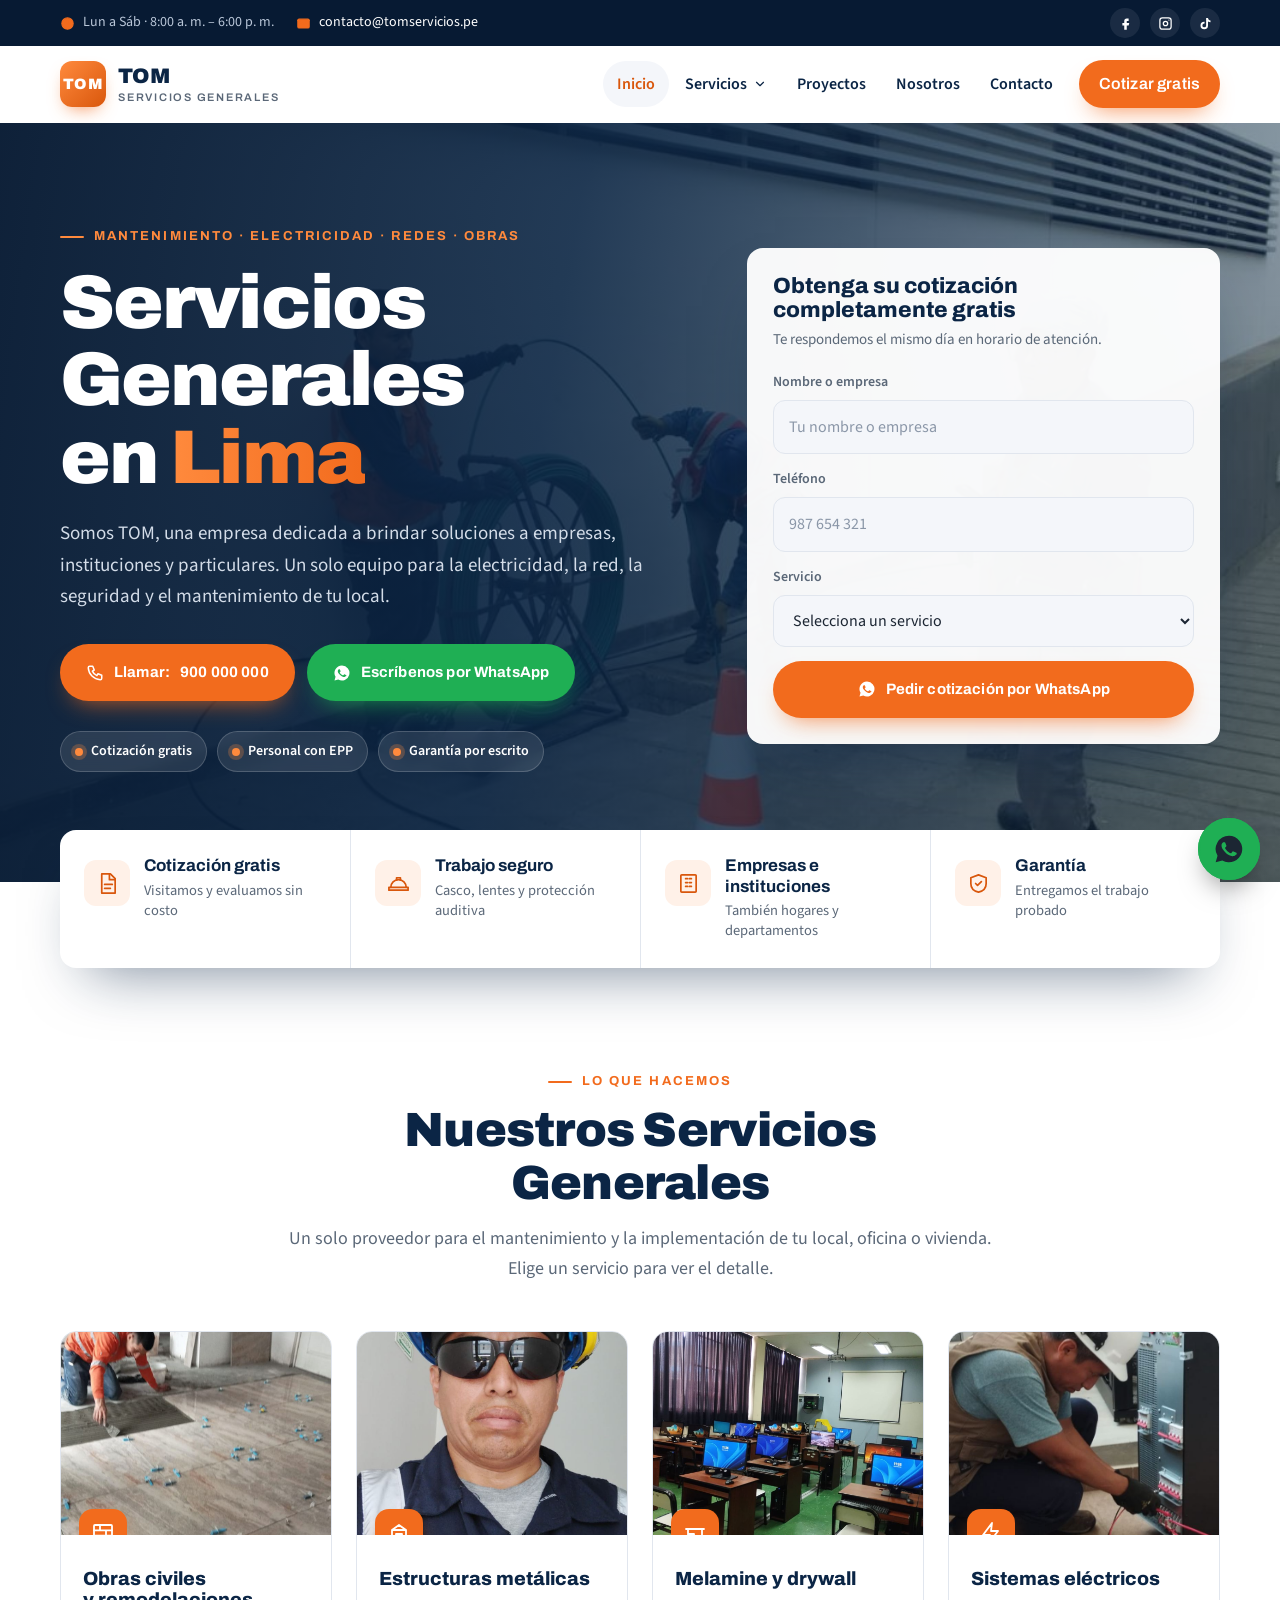
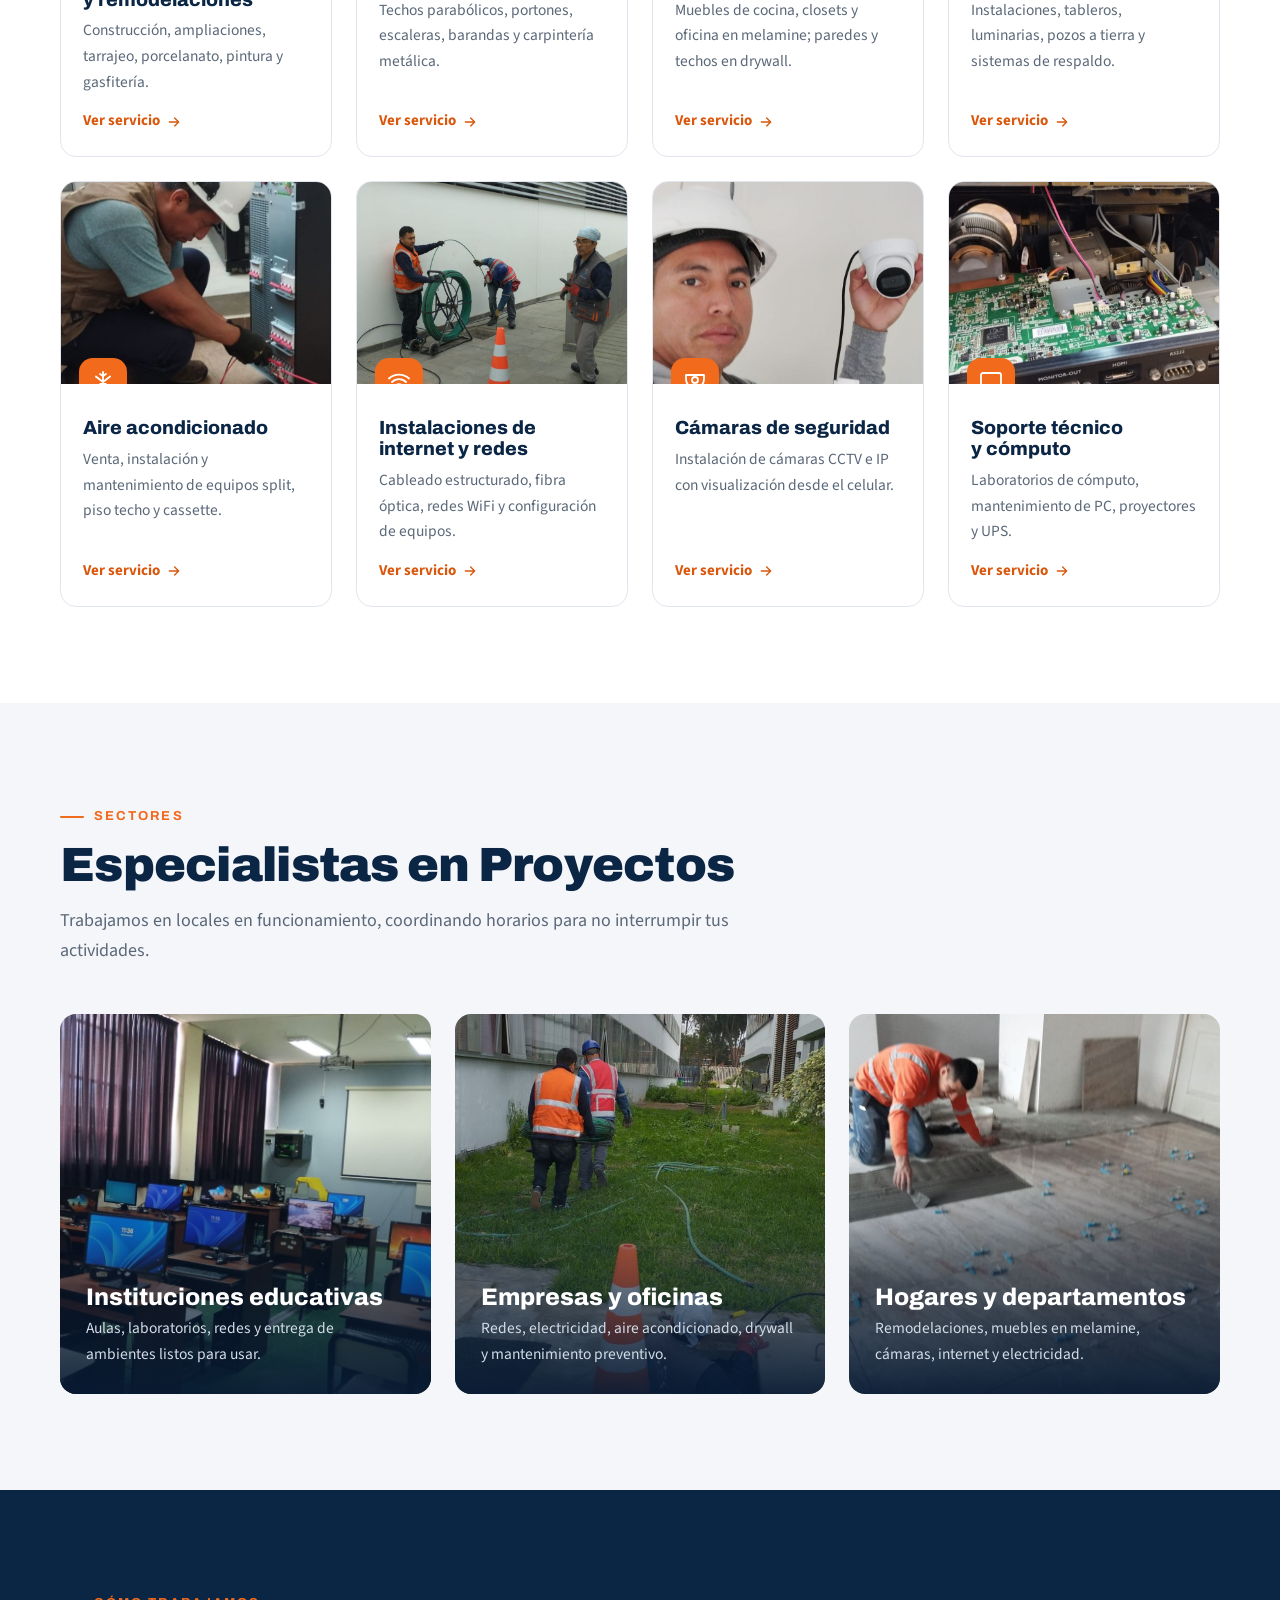
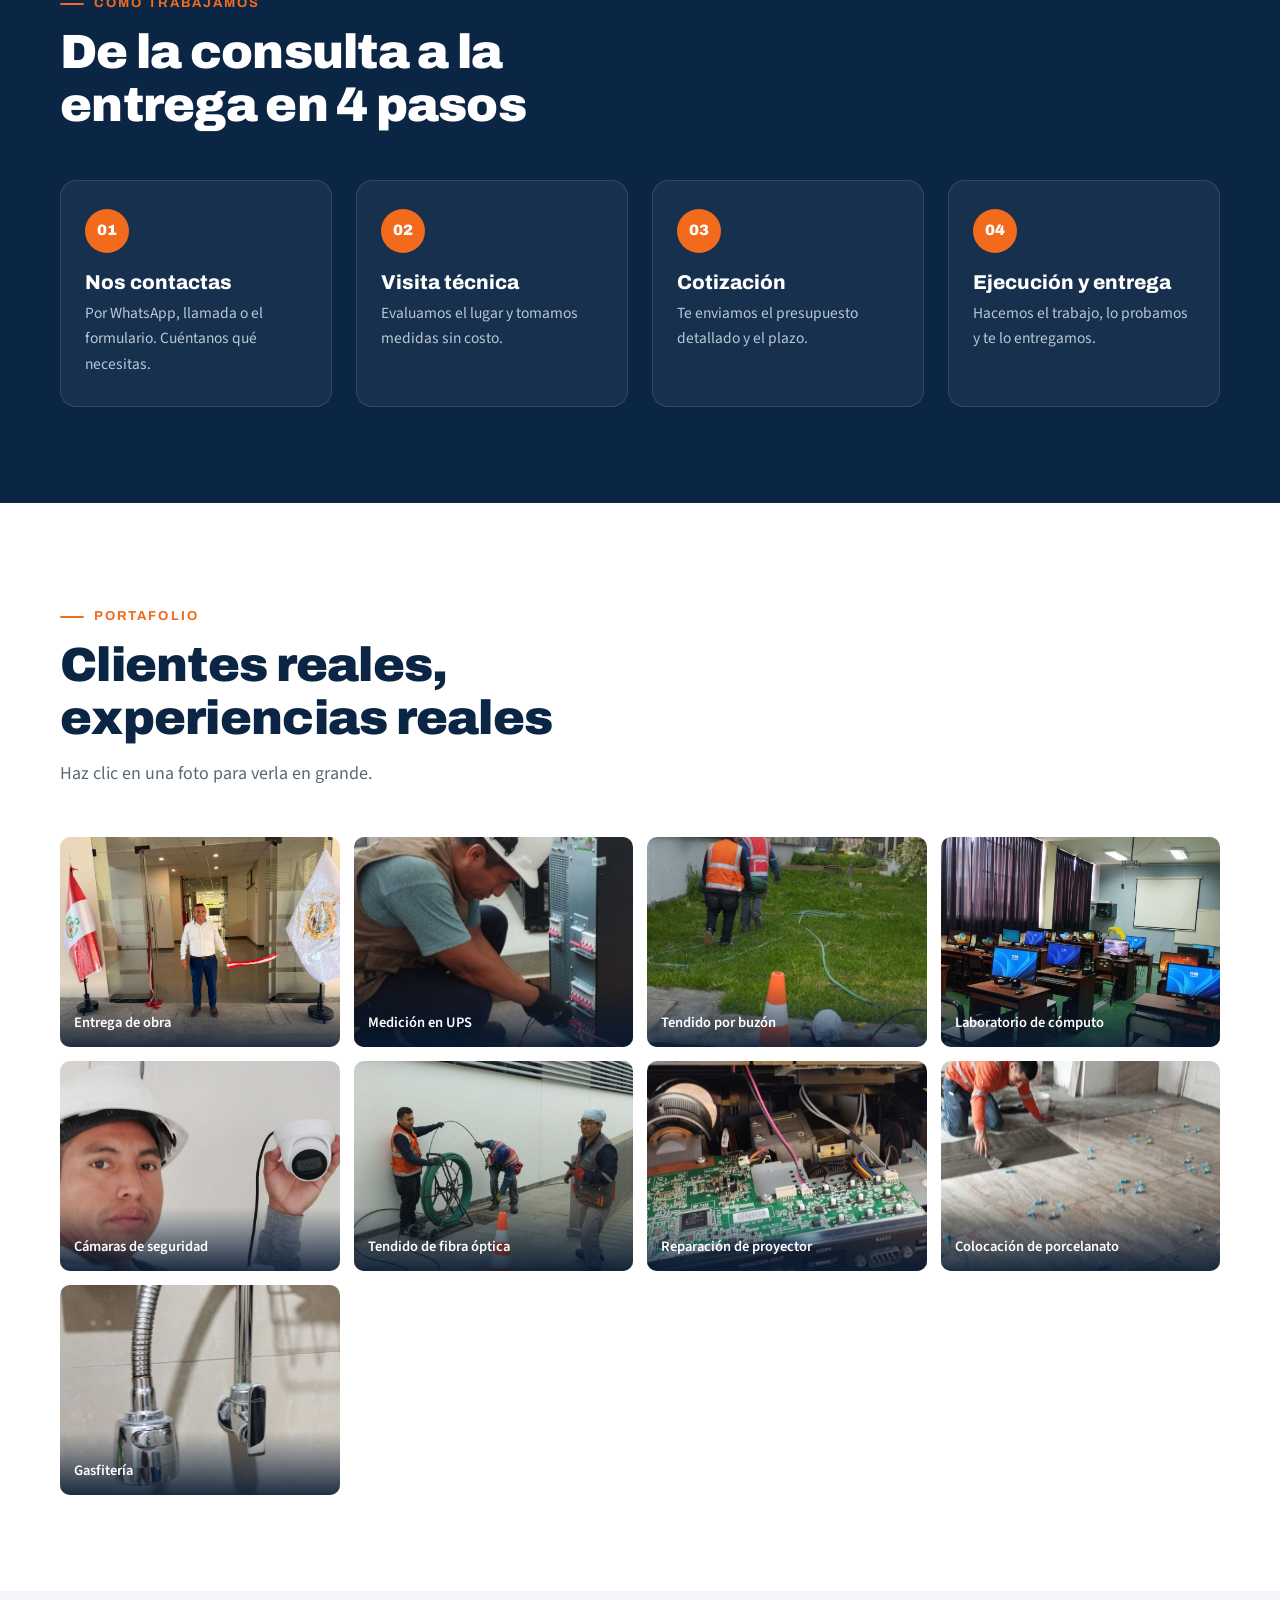
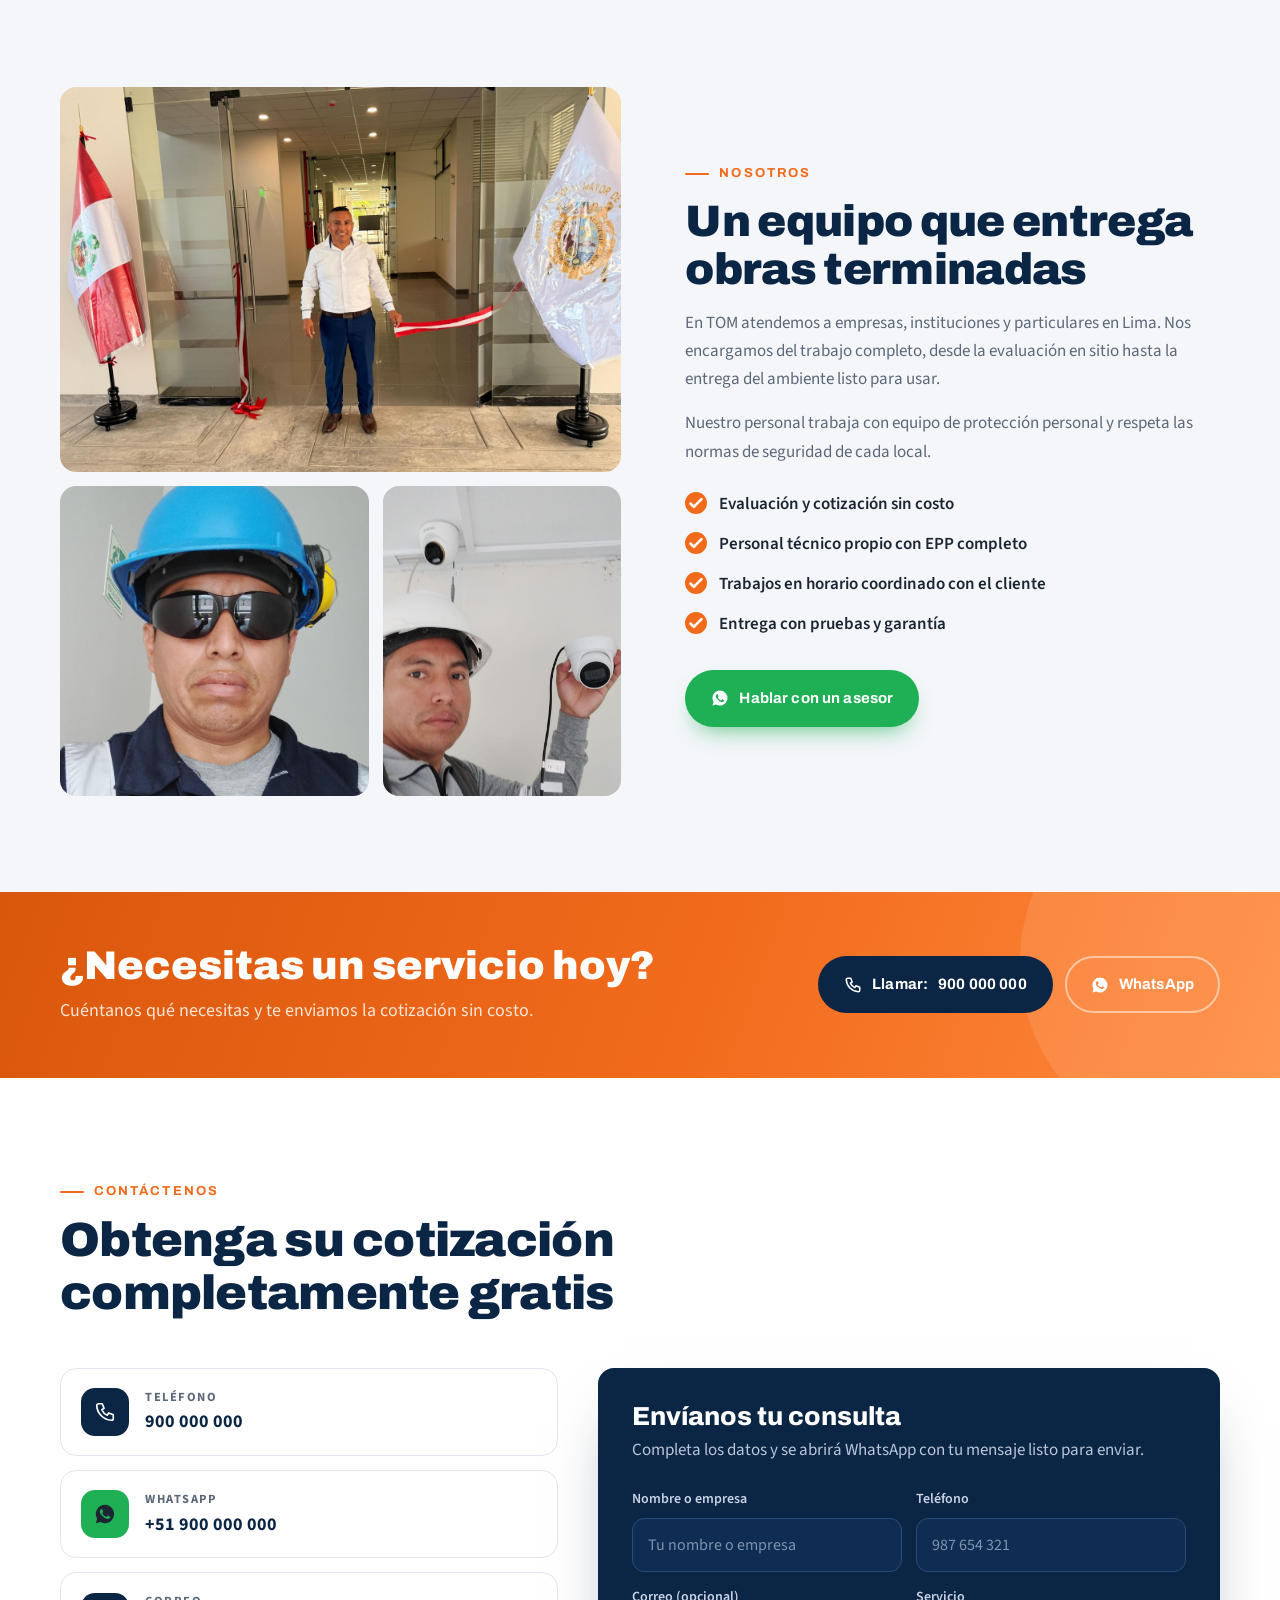
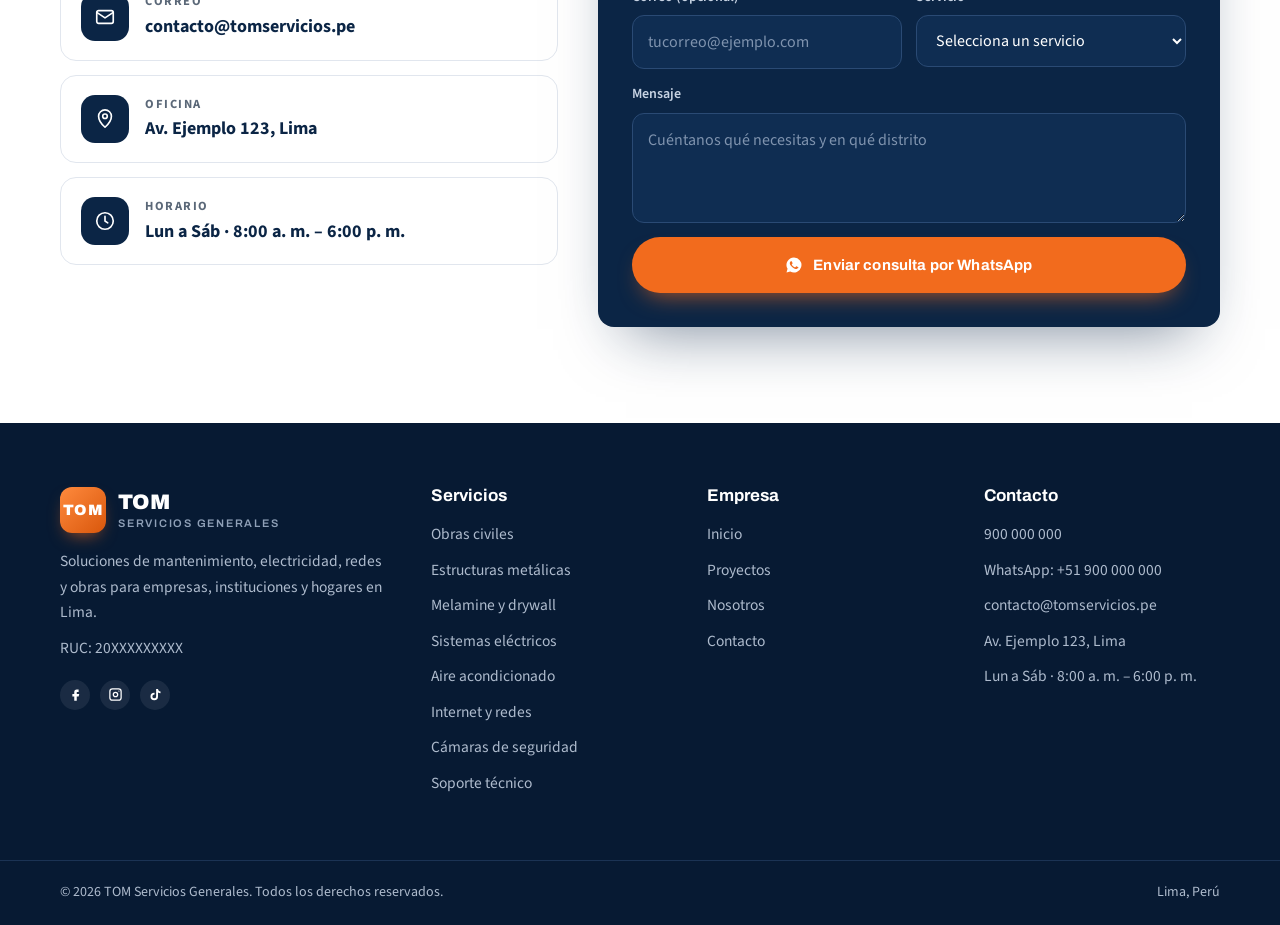
<file: index.html>
<!DOCTYPE html>
<html lang="es">
<head>
<meta charset="utf-8">
<meta name="viewport" content="width=device-width, initial-scale=1, viewport-fit=cover">
<title>TOM Servicios Generales en Lima | Electricidad, redes, CCTV y mantenimiento</title>
<meta name="description" content="TOM Servicios Generales: instalaciones eléctricas, cableado y fibra óptica, cámaras de seguridad, acabados, gasfitería y mantenimiento de equipos en Lima. Cotización gratis.">
<meta name="theme-color" content="#0B2545">
<meta property="og:type" content="website">
<meta property="og:title" content="TOM Servicios Generales en Lima | Electricidad, redes, CCTV y mantenimiento">
<meta property="og:description" content="TOM Servicios Generales: instalaciones eléctricas, cableado y fibra óptica, cámaras de seguridad, acabados, gasfitería y mantenimiento de equipos en Lima. Cotización gratis.">
<meta property="og:image" content="assets/img/fibra-equipo.jpg">
<link rel="icon" href="assets/img/favicon.svg" type="image/svg+xml">
<link rel="preconnect" href="https://fonts.googleapis.com">
<link rel="preconnect" href="https://fonts.gstatic.com" crossorigin>
<link rel="stylesheet" href="https://fonts.googleapis.com/css2?family=Archivo:wght@500;700;800;900&family=Source+Sans+3:wght@400;600;700&display=swap">
<link rel="stylesheet" href="assets/css/styles.css">
<script>document.documentElement.classList.add("js")</script>
</head>
<body>
<a class="skip" href="#contenido">Saltar al contenido</a>
<div class="topbar">
  <div class="wrap">
    <div class="info">
      <span><svg viewBox="0 0 24 24" fill="none" stroke="#F26B1D" stroke-width="2" stroke-linecap="round" stroke-linejoin="round" aria-hidden="true"><circle cx="12" cy="12" r="9"/><path d="M12 7v5l3 2"/></svg><span data-emp="horario">Lun a Sáb · 8:00 a. m. – 6:00 p. m.</span></span>
      <span class="hide-sm"><svg viewBox="0 0 24 24" fill="none" stroke="#F26B1D" stroke-width="2" stroke-linecap="round" stroke-linejoin="round" aria-hidden="true"><rect x="3" y="5" width="18" height="14" rx="2"/><path d="M3 7l9 6 9-6"/></svg><a data-href="mail" href="#"><span data-emp="correo">contacto@tomservicios.pe</span></a></span>
    </div>
    <div class="social">
      <a data-href="facebook" href="#" target="_blank" rel="noopener" aria-label="Facebook"><svg viewBox="0 0 24 24" aria-hidden="true"><path d="M14 8h3V4h-3a4 4 0 00-4 4v3H7v4h3v7h4v-7h3l1-4h-4V8z"/></svg></a>
      <a data-href="instagram" href="#" target="_blank" rel="noopener" aria-label="Instagram"><svg viewBox="0 0 24 24" aria-hidden="true"><path d="M7 2h10a5 5 0 015 5v10a5 5 0 01-5 5H7a5 5 0 01-5-5V7a5 5 0 015-5zm0 2a3 3 0 00-3 3v10a3 3 0 003 3h10a3 3 0 003-3V7a3 3 0 00-3-3zm5 3.5a4.5 4.5 0 110 9 4.5 4.5 0 010-9zm0 2a2.5 2.5 0 100 5 2.5 2.5 0 000-5zM17.5 5.5a1 1 0 110 2 1 1 0 010-2z"/></svg></a>
      <a data-href="tiktok" href="#" target="_blank" rel="noopener" aria-label="TikTok"><svg viewBox="0 0 24 24" aria-hidden="true"><path d="M16 3c.3 2.2 1.8 3.8 4 4v3c-1.5 0-2.9-.5-4-1.2V15a6 6 0 11-6-6h.5v3.1H10a3 3 0 103 3V3z"/></svg></a>
    </div>
  </div>
</div>
<header class="header">
  <div class="wrap">
    <a class="brand" href="index.html" aria-label="TOM Servicios Generales, inicio">
      <span class="brand-mark">TOM</span>
      <span class="brand-name">TOM<small>Servicios Generales</small></span>
    </a>
    <nav class="nav" id="nav" aria-label="Menú principal">
      <a href="index.html" class="active" aria-current="page">Inicio</a>
      <div class="dd">
        <button type="button" aria-expanded="false" aria-haspopup="true">Servicios <svg viewBox="0 0 24 24" fill="none" stroke="currentColor" stroke-width="2" stroke-linecap="round" stroke-linejoin="round" aria-hidden="true"><path d="M6 9l6 6 6-6"/></svg></button>
        <div class="dd-menu"><a href="obras-civiles.html"><span class="ic" aria-hidden="true"><svg viewBox="0 0 24 24"><rect x="3" y="4" width="18" height="16" rx="1"/><path d="M3 9.3h18M3 14.7h18M9 4v5.3M15 9.3v5.4M9 14.7V20"/></svg></span>Obras civiles</a><a href="estructuras-metalicas.html"><span class="ic" aria-hidden="true"><svg viewBox="0 0 24 24"><path d="M3 21h18M5 21V9l7-5 7 5v12M5 9h14M9 21v-8h6v8"/></svg></span>Estructuras metálicas</a><a href="melamine-y-drywall.html"><span class="ic" aria-hidden="true"><svg viewBox="0 0 24 24"><path d="M3 8h18M5 8v12M19 8v12M5 13h6v7"/></svg></span>Melamine y drywall</a><a href="sistemas-electricos.html"><span class="ic" aria-hidden="true"><svg viewBox="0 0 24 24"><path d="M13 2L4 14h7l-1 8 9-12h-7z"/></svg></span>Sistemas eléctricos</a><a href="aire-acondicionado.html"><span class="ic" aria-hidden="true"><svg viewBox="0 0 24 24"><path d="M12 2v20M4.9 6.5l14.2 11M19.1 6.5L4.9 17.5M9 4l3 2 3-2M9 20l3-2 3 2"/></svg></span>Aire acondicionado</a><a href="instalaciones-de-internet.html"><span class="ic" aria-hidden="true"><svg viewBox="0 0 24 24"><path d="M2 8.5a15 15 0 0120 0M5 12a10 10 0 0114 0M8.5 15.5a5 5 0 017 0"/><circle cx="12" cy="19" r="1.2"/></svg></span>Internet y redes</a><a href="camaras-de-seguridad.html"><span class="ic" aria-hidden="true"><svg viewBox="0 0 24 24"><path d="M3 5h18v4a9 9 0 01-18 0z"/><circle cx="12" cy="10" r="3"/></svg></span>Cámaras de seguridad</a><a href="soporte-tecnico.html"><span class="ic" aria-hidden="true"><svg viewBox="0 0 24 24"><rect x="2" y="3" width="20" height="13" rx="2"/><path d="M8 21h8M12 16v5"/></svg></span>Soporte técnico</a></div>
      </div>
      <a href="index.html#proyectos">Proyectos</a>
      <a href="index.html#nosotros">Nosotros</a>
      <a href="index.html#contacto">Contacto</a>
      <a class="btn btn-orange" href="#contacto">Cotizar gratis</a>
    </nav>
    <button class="burger" type="button" aria-label="Abrir menú" aria-controls="nav" aria-expanded="false"><span></span></button>
  </div>
</header>
<main id="contenido">
<section class="hero">
  <div class="hero-bg"><img src="https://images.unsplash.com/photo-1504307651254-35680f356dfd?auto=format&fit=crop&w=1800&q=75" alt="" data-fallback="assets/img/fibra-equipo.jpg" fetchpriority="high"></div>
  <div class="wrap">
    <div>
      <span class="kicker reveal" style="color:#FF8A3D">Mantenimiento · Electricidad · Redes · Obras</span>
      <h1 class="reveal" style="margin-top:16px">Servicios Generales en <span class="accent">Lima</span></h1>
      <p class="lead reveal" data-delay="1">Somos TOM, una empresa dedicada a brindar soluciones a empresas, instituciones y particulares. Un solo equipo para la electricidad, la red, la seguridad y el mantenimiento de tu local.</p>
      <div class="hero-actions reveal" data-delay="2"><a class="btn btn-orange" data-href="tel" href="#"><svg viewBox="0 0 24 24" fill="none" stroke="currentColor" stroke-width="2" stroke-linecap="round" stroke-linejoin="round" aria-hidden="true"><path d="M5 3h4l2 5-2.5 1.5a11 11 0 006 6L16 13l5 2v4a2 2 0 01-2 2A17 17 0 013 5a2 2 0 012-2z"/></svg>Llamar: <span data-emp="telefono">900 000 000</span></a><a class="btn btn-wa" data-href="wa" data-wa-msg="Hola TOM, quiero una cotización." href="#" target="_blank" rel="noopener"><svg viewBox="0 0 24 24" aria-hidden="true"><path d="M12 2a10 10 0 00-8.6 15.1L2 22l5-1.3A10 10 0 1012 2zm5.3 14.1c-.2.6-1.3 1.2-1.8 1.2-.5.1-1 .2-3.3-.7-2.8-1.1-4.5-4-4.7-4.2-.1-.2-1.1-1.5-1.1-2.9s.7-2 1-2.3c.2-.3.5-.3.7-.3h.5c.2 0 .4 0 .6.5l.8 2c.1.2.1.4 0 .5l-.4.6-.4.4c-.1.1-.3.3-.1.6.2.3.8 1.3 1.7 2.1 1.2 1 2.1 1.4 2.4 1.5.3.1.5.1.6-.1l.9-1.1c.2-.3.4-.2.6-.1l1.9.9c.3.1.5.2.5.3.1.2.1.7-.1 1.3z" fill="currentColor"/></svg>Escríbenos por WhatsApp</a></div>
      <div class="badges reveal" data-delay="3"><span class="badge">Cotización gratis</span><span class="badge">Personal con EPP</span><span class="badge">Garantía por escrito</span></div>
    </div>
    <form class="hero-card reveal" data-delay="2" data-wa-form novalidate>
      <h2>Obtenga su cotización completamente gratis</h2>
      <p>Te respondemos el mismo día en horario de atención.</p>
      <div class="field"><label for="h-nombre">Nombre o empresa</label><input id="h-nombre" name="nombre" required placeholder="Tu nombre o empresa" autocomplete="name"></div>
      <div class="field"><label for="h-telefono">Teléfono</label><input id="h-telefono" name="telefono" required inputmode="tel" placeholder="987 654 321" autocomplete="tel"></div>
      <div class="field"><label for="f-servicio-h">Servicio</label><select id="f-servicio-h" name="servicio"><option value="">Selecciona un servicio</option><option>Obras civiles y remodelaciones</option><option>Estructuras metálicas</option><option>Melamine y drywall</option><option>Sistemas eléctricos</option><option>Aire acondicionado</option><option>Instalaciones de internet y redes</option><option>Cámaras de seguridad</option><option>Soporte técnico y cómputo</option><option>Otro</option></select></div>
      <button class="btn btn-orange btn-block" type="submit"><svg viewBox="0 0 24 24" aria-hidden="true"><path d="M12 2a10 10 0 00-8.6 15.1L2 22l5-1.3A10 10 0 1012 2zm5.3 14.1c-.2.6-1.3 1.2-1.8 1.2-.5.1-1 .2-3.3-.7-2.8-1.1-4.5-4-4.7-4.2-.1-.2-1.1-1.5-1.1-2.9s.7-2 1-2.3c.2-.3.5-.3.7-.3h.5c.2 0 .4 0 .6.5l.8 2c.1.2.1.4 0 .5l-.4.6-.4.4c-.1.1-.3.3-.1.6.2.3.8 1.3 1.7 2.1 1.2 1 2.1 1.4 2.4 1.5.3.1.5.1.6-.1l.9-1.1c.2-.3.4-.2.6-.1l1.9.9c.3.1.5.2.5.3.1.2.1.7-.1 1.3z" fill="currentColor"/></svg>Pedir cotización por WhatsApp</button>
      <div class="form-msg" hidden></div>
    </form>
  </div>
</section>

<div class="perks"><div class="wrap"><div class="perks-grid">
  <div class="perk reveal"><span class="ic" aria-hidden="true"><svg viewBox="0 0 24 24"><path d="M6 2h9l5 5v15H6z"/><path d="M14 2v6h6M9 13h8M9 17h6"/></svg></span><div><strong>Cotización gratis</strong><span>Visitamos y evaluamos sin costo</span></div></div>
  <div class="perk reveal" data-delay="1"><span class="ic" aria-hidden="true"><svg viewBox="0 0 24 24"><path d="M4 16a8 8 0 0116 0"/><path d="M2 16h20v3H2zM10 8.5V6h4v2.5"/></svg></span><div><strong>Trabajo seguro</strong><span>Casco, lentes y protección auditiva</span></div></div>
  <div class="perk reveal" data-delay="2"><span class="ic" aria-hidden="true"><svg viewBox="0 0 24 24"><rect x="4" y="3" width="16" height="18" rx="1"/><path d="M9 7h2M13 7h2M9 11h2M13 11h2M9 15h2M13 15h2"/></svg></span><div><strong>Empresas e instituciones</strong><span>También hogares y departamentos</span></div></div>
  <div class="perk reveal" data-delay="3"><span class="ic" aria-hidden="true"><svg viewBox="0 0 24 24"><path d="M12 3l8 3v6c0 5-3.5 8-8 9-4.5-1-8-4-8-9V6z"/><path d="M9 12l2 2 4-4"/></svg></span><div><strong>Garantía</strong><span>Entregamos el trabajo probado</span></div></div>
</div></div></div>

<section class="sec" id="servicios">
  <div class="wrap">
    <div class="sec-head center reveal">
      <span class="kicker">Lo que hacemos</span>
      <h2>Nuestros Servicios Generales</h2>
      <p>Un solo proveedor para el mantenimiento y la implementación de tu local, oficina o vivienda. Elige un servicio para ver el detalle.</p>
    </div>
    <div class="services">
      <a class="svc reveal" data-delay="0" href="obras-civiles.html">
        <div class="svc-img"><img src="https://images.unsplash.com/photo-1517581177682-a085bb7ffb15?auto=format&fit=crop&w=700&q=75" alt="Obras civiles y remodelaciones" data-fallback="assets/img/porcelanato.jpg" loading="lazy"><span class="ic" aria-hidden="true"><svg viewBox="0 0 24 24"><rect x="3" y="4" width="18" height="16" rx="1"/><path d="M3 9.3h18M3 14.7h18M9 4v5.3M15 9.3v5.4M9 14.7V20"/></svg></span></div>
        <div class="svc-body"><h3>Obras civiles y remodelaciones</h3><p>Construcción, ampliaciones, tarrajeo, porcelanato, pintura y gasfitería.</p><span class="more">Ver servicio <svg viewBox="0 0 24 24" fill="none" stroke="currentColor" stroke-width="2" stroke-linecap="round" stroke-linejoin="round" aria-hidden="true"><path d="M5 12h14M13 6l6 6-6 6"/></svg></span></div>
      </a>
      <a class="svc reveal" data-delay="1" href="estructuras-metalicas.html">
        <div class="svc-img"><img src="https://images.unsplash.com/photo-1504917595217-d4dc5ebe6122?auto=format&fit=crop&w=700&q=75" alt="Estructuras metálicas" data-fallback="assets/img/seguridad-epp.jpg" loading="lazy"><span class="ic" aria-hidden="true"><svg viewBox="0 0 24 24"><path d="M3 21h18M5 21V9l7-5 7 5v12M5 9h14M9 21v-8h6v8"/></svg></span></div>
        <div class="svc-body"><h3>Estructuras metálicas</h3><p>Techos parabólicos, portones, escaleras, barandas y carpintería metálica.</p><span class="more">Ver servicio <svg viewBox="0 0 24 24" fill="none" stroke="currentColor" stroke-width="2" stroke-linecap="round" stroke-linejoin="round" aria-hidden="true"><path d="M5 12h14M13 6l6 6-6 6"/></svg></span></div>
      </a>
      <a class="svc reveal" data-delay="2" href="melamine-y-drywall.html">
        <div class="svc-img"><img src="https://images.unsplash.com/photo-1600489000022-c2086d79f9d4?auto=format&fit=crop&w=700&q=75" alt="Melamine y drywall" data-fallback="assets/img/laboratorio.jpg" loading="lazy"><span class="ic" aria-hidden="true"><svg viewBox="0 0 24 24"><path d="M3 8h18M5 8v12M19 8v12M5 13h6v7"/></svg></span></div>
        <div class="svc-body"><h3>Melamine y drywall</h3><p>Muebles de cocina, closets y oficina en melamine; paredes y techos en drywall.</p><span class="more">Ver servicio <svg viewBox="0 0 24 24" fill="none" stroke="currentColor" stroke-width="2" stroke-linecap="round" stroke-linejoin="round" aria-hidden="true"><path d="M5 12h14M13 6l6 6-6 6"/></svg></span></div>
      </a>
      <a class="svc reveal" data-delay="3" href="sistemas-electricos.html">
        <div class="svc-img"><img src="https://images.unsplash.com/photo-1621905251189-08b45d6a269e?auto=format&fit=crop&w=700&q=75" alt="Sistemas eléctricos" data-fallback="assets/img/electrico-ups.jpg" loading="lazy"><span class="ic" aria-hidden="true"><svg viewBox="0 0 24 24"><path d="M13 2L4 14h7l-1 8 9-12h-7z"/></svg></span></div>
        <div class="svc-body"><h3>Sistemas eléctricos</h3><p>Instalaciones, tableros, luminarias, pozos a tierra y sistemas de respaldo.</p><span class="more">Ver servicio <svg viewBox="0 0 24 24" fill="none" stroke="currentColor" stroke-width="2" stroke-linecap="round" stroke-linejoin="round" aria-hidden="true"><path d="M5 12h14M13 6l6 6-6 6"/></svg></span></div>
      </a>
      <a class="svc reveal" data-delay="0" href="aire-acondicionado.html">
        <div class="svc-img"><img src="https://images.unsplash.com/photo-1606421753414-8d165c9d48e5?auto=format&fit=crop&w=700&q=75" alt="Aire acondicionado" data-fallback="assets/img/electrico-ups.jpg" loading="lazy"><span class="ic" aria-hidden="true"><svg viewBox="0 0 24 24"><path d="M12 2v20M4.9 6.5l14.2 11M19.1 6.5L4.9 17.5M9 4l3 2 3-2M9 20l3-2 3 2"/></svg></span></div>
        <div class="svc-body"><h3>Aire acondicionado</h3><p>Venta, instalación y mantenimiento de equipos split, piso techo y cassette.</p><span class="more">Ver servicio <svg viewBox="0 0 24 24" fill="none" stroke="currentColor" stroke-width="2" stroke-linecap="round" stroke-linejoin="round" aria-hidden="true"><path d="M5 12h14M13 6l6 6-6 6"/></svg></span></div>
      </a>
      <a class="svc reveal" data-delay="1" href="instalaciones-de-internet.html">
        <div class="svc-img"><img src="https://images.unsplash.com/photo-1544197150-b99a580bb7a8?auto=format&fit=crop&w=700&q=75" alt="Instalaciones de internet y redes" data-fallback="assets/img/fibra-equipo.jpg" loading="lazy"><span class="ic" aria-hidden="true"><svg viewBox="0 0 24 24"><path d="M2 8.5a15 15 0 0120 0M5 12a10 10 0 0114 0M8.5 15.5a5 5 0 017 0"/><circle cx="12" cy="19" r="1.2"/></svg></span></div>
        <div class="svc-body"><h3>Instalaciones de internet y redes</h3><p>Cableado estructurado, fibra óptica, redes WiFi y configuración de equipos.</p><span class="more">Ver servicio <svg viewBox="0 0 24 24" fill="none" stroke="currentColor" stroke-width="2" stroke-linecap="round" stroke-linejoin="round" aria-hidden="true"><path d="M5 12h14M13 6l6 6-6 6"/></svg></span></div>
      </a>
      <a class="svc reveal" data-delay="2" href="camaras-de-seguridad.html">
        <div class="svc-img"><img src="https://images.unsplash.com/photo-1557597774-9d273605dfa9?auto=format&fit=crop&w=700&q=75" alt="Cámaras de seguridad" data-fallback="assets/img/camaras.jpg" loading="lazy"><span class="ic" aria-hidden="true"><svg viewBox="0 0 24 24"><path d="M3 5h18v4a9 9 0 01-18 0z"/><circle cx="12" cy="10" r="3"/></svg></span></div>
        <div class="svc-body"><h3>Cámaras de seguridad</h3><p>Instalación de cámaras CCTV e IP con visualización desde el celular.</p><span class="more">Ver servicio <svg viewBox="0 0 24 24" fill="none" stroke="currentColor" stroke-width="2" stroke-linecap="round" stroke-linejoin="round" aria-hidden="true"><path d="M5 12h14M13 6l6 6-6 6"/></svg></span></div>
      </a>
      <a class="svc reveal" data-delay="3" href="soporte-tecnico.html">
        <div class="svc-img"><img src="https://images.unsplash.com/photo-1604754742629-3e5728249d73?auto=format&fit=crop&w=700&q=75" alt="Soporte técnico y cómputo" data-fallback="assets/img/proyector.jpg" loading="lazy"><span class="ic" aria-hidden="true"><svg viewBox="0 0 24 24"><rect x="2" y="3" width="20" height="13" rx="2"/><path d="M8 21h8M12 16v5"/></svg></span></div>
        <div class="svc-body"><h3>Soporte técnico y cómputo</h3><p>Laboratorios de cómputo, mantenimiento de PC, proyectores y UPS.</p><span class="more">Ver servicio <svg viewBox="0 0 24 24" fill="none" stroke="currentColor" stroke-width="2" stroke-linecap="round" stroke-linejoin="round" aria-hidden="true"><path d="M5 12h14M13 6l6 6-6 6"/></svg></span></div>
      </a>
    </div>
  </div>
</section>

<section class="sec bg-soft" id="especialistas">
  <div class="wrap">
    <div class="sec-head reveal">
      <span class="kicker">Sectores</span>
      <h2>Especialistas en Proyectos</h2>
      <p>Trabajamos en locales en funcionamiento, coordinando horarios para no interrumpir tus actividades.</p>
    </div>
    <div class="sectors">
      <article class="sector reveal"><img src="assets/img/laboratorio.jpg" alt="Laboratorio de cómputo implementado" loading="lazy"><div><h3>Instituciones educativas</h3><p>Aulas, laboratorios, redes y entrega de ambientes listos para usar.</p></div></article>
      <article class="sector reveal" data-delay="1"><img src="https://images.unsplash.com/photo-1497366754035-f200968a6e72?auto=format&fit=crop&w=900&q=75" alt="Oficina moderna" data-fallback="assets/img/canalizacion.jpg" loading="lazy"><div><h3>Empresas y oficinas</h3><p>Redes, electricidad, aire acondicionado, drywall y mantenimiento preventivo.</p></div></article>
      <article class="sector reveal" data-delay="2"><img src="https://images.unsplash.com/photo-1502005097973-6a7082348e28?auto=format&fit=crop&w=900&q=75" alt="Departamento remodelado" data-fallback="assets/img/porcelanato.jpg" loading="lazy"><div><h3>Hogares y departamentos</h3><p>Remodelaciones, muebles en melamine, cámaras, internet y electricidad.</p></div></article>
    </div>
  </div>
</section>

<section class="sec bg-navy">
  <div class="wrap">
    <div class="sec-head reveal"><span class="kicker">Cómo trabajamos</span><h2>De la consulta a la entrega en 4 pasos</h2></div>
    <ol class="steps" style="list-style:none;padding:0;margin:0"><li class="step reveal" data-delay="0"><span class="num">01</span><h3>Nos contactas</h3><p>Por WhatsApp, llamada o el formulario. Cuéntanos qué necesitas.</p></li><li class="step reveal" data-delay="1"><span class="num">02</span><h3>Visita técnica</h3><p>Evaluamos el lugar y tomamos medidas sin costo.</p></li><li class="step reveal" data-delay="2"><span class="num">03</span><h3>Cotización</h3><p>Te enviamos el presupuesto detallado y el plazo.</p></li><li class="step reveal" data-delay="3"><span class="num">04</span><h3>Ejecución y entrega</h3><p>Hacemos el trabajo, lo probamos y te lo entregamos.</p></li></ol>
  </div>
</section>

<section class="sec" id="proyectos">
  <div class="wrap">
    <div class="split-head">
      <div class="sec-head reveal"><span class="kicker">Portafolio</span><h2>Clientes reales, experiencias reales</h2><p>Haz clic en una foto para verla en grande.</p></div>
    </div>
    <div class="reveal"><div class="gallery"><button type="button" class="g-wide" data-cap="Entrega de obra"><img src="assets/img/entrega-obra.jpg" alt="Entrega de obra" loading="lazy"><span class="cap">Entrega de obra</span></button><button type="button" class="g-tall" data-cap="Medición en UPS"><img src="assets/img/electrico-ups.jpg" alt="Medición en UPS" loading="lazy"><span class="cap">Medición en UPS</span></button><button type="button" class="g-tall" data-cap="Tendido por buzón"><img src="assets/img/canalizacion.jpg" alt="Tendido por buzón" loading="lazy"><span class="cap">Tendido por buzón</span></button><button type="button" class="" data-cap="Laboratorio de cómputo"><img src="assets/img/laboratorio.jpg" alt="Laboratorio de cómputo" loading="lazy"><span class="cap">Laboratorio de cómputo</span></button><button type="button" class="" data-cap="Cámaras de seguridad"><img src="assets/img/camaras.jpg" alt="Cámaras de seguridad" loading="lazy"><span class="cap">Cámaras de seguridad</span></button><button type="button" class="g-wide" data-cap="Tendido de fibra óptica"><img src="assets/img/fibra-equipo.jpg" alt="Tendido de fibra óptica" loading="lazy"><span class="cap">Tendido de fibra óptica</span></button><button type="button" class="g-wide" data-cap="Reparación de proyector"><img src="assets/img/proyector.jpg" alt="Reparación de proyector" loading="lazy"><span class="cap">Reparación de proyector</span></button><button type="button" class="g-wide" data-cap="Colocación de porcelanato"><img src="assets/img/porcelanato.jpg" alt="Colocación de porcelanato" loading="lazy"><span class="cap">Colocación de porcelanato</span></button><button type="button" class="g-wide" data-cap="Gasfitería"><img src="assets/img/gasfiteria.jpg" alt="Gasfitería" loading="lazy"><span class="cap">Gasfitería</span></button></div></div>
  </div>
</section>

<section class="sec bg-soft" id="nosotros">
  <div class="wrap about">
    <div class="about-media reveal">
      <img class="a1" src="assets/img/entrega-obra.jpg" alt="Representante de TOM en la entrega de una obra" loading="lazy" style="object-position:50% 40%">
      <img class="a2" src="assets/img/seguridad-epp.jpg" alt="Técnico con casco, lentes y protección auditiva" loading="lazy" style="object-position:50% 25%">
      <img class="a3" src="assets/img/camaras.jpg" alt="Técnico instalando cámaras" loading="lazy" style="object-position:50% 20%">
    </div>
    <div class="reveal" data-delay="1">
      <span class="kicker">Nosotros</span>
      <h2>Un equipo que entrega obras terminadas</h2>
      <p>En TOM atendemos a empresas, instituciones y particulares en Lima. Nos encargamos del trabajo completo, desde la evaluación en sitio hasta la entrega del ambiente listo para usar.</p>
      <p>Nuestro personal trabaja con equipo de protección personal y respeta las normas de seguridad de cada local.</p>
      <ul class="checks">
        <li>Evaluación y cotización sin costo</li>
        <li>Personal técnico propio con EPP completo</li>
        <li>Trabajos en horario coordinado con el cliente</li>
        <li>Entrega con pruebas y garantía</li>
      </ul>
      <div class="hero-actions"><a class="btn btn-wa" data-href="wa" data-wa-msg="Hola TOM, quiero una cotización." href="#" target="_blank" rel="noopener"><svg viewBox="0 0 24 24" aria-hidden="true"><path d="M12 2a10 10 0 00-8.6 15.1L2 22l5-1.3A10 10 0 1012 2zm5.3 14.1c-.2.6-1.3 1.2-1.8 1.2-.5.1-1 .2-3.3-.7-2.8-1.1-4.5-4-4.7-4.2-.1-.2-1.1-1.5-1.1-2.9s.7-2 1-2.3c.2-.3.5-.3.7-.3h.5c.2 0 .4 0 .6.5l.8 2c.1.2.1.4 0 .5l-.4.6-.4.4c-.1.1-.3.3-.1.6.2.3.8 1.3 1.7 2.1 1.2 1 2.1 1.4 2.4 1.5.3.1.5.1.6-.1l.9-1.1c.2-.3.4-.2.6-.1l1.9.9c.3.1.5.2.5.3.1.2.1.7-.1 1.3z" fill="currentColor"/></svg>Hablar con un asesor</a></div>
    </div>
  </div>
</section>

<section class="cta-band">
  <div class="wrap">
    <div class="reveal"><h2>¿Necesitas un servicio hoy?</h2><p>Cuéntanos qué necesitas y te enviamos la cotización sin costo.</p></div>
    <div class="actions reveal" data-delay="1"><a class="btn btn-navy" data-href="tel" href="#"><svg viewBox="0 0 24 24" fill="none" stroke="currentColor" stroke-width="2" stroke-linecap="round" stroke-linejoin="round" aria-hidden="true"><path d="M5 3h4l2 5-2.5 1.5a11 11 0 006 6L16 13l5 2v4a2 2 0 01-2 2A17 17 0 013 5a2 2 0 012-2z"/></svg>Llamar: <span data-emp="telefono">900 000 000</span></a><a class="btn btn-ghost" data-href="wa" data-wa-msg="Hola TOM, quiero una cotización." href="#" target="_blank" rel="noopener"><svg viewBox="0 0 24 24" aria-hidden="true"><path d="M12 2a10 10 0 00-8.6 15.1L2 22l5-1.3A10 10 0 1012 2zm5.3 14.1c-.2.6-1.3 1.2-1.8 1.2-.5.1-1 .2-3.3-.7-2.8-1.1-4.5-4-4.7-4.2-.1-.2-1.1-1.5-1.1-2.9s.7-2 1-2.3c.2-.3.5-.3.7-.3h.5c.2 0 .4 0 .6.5l.8 2c.1.2.1.4 0 .5l-.4.6-.4.4c-.1.1-.3.3-.1.6.2.3.8 1.3 1.7 2.1 1.2 1 2.1 1.4 2.4 1.5.3.1.5.1.6-.1l.9-1.1c.2-.3.4-.2.6-.1l1.9.9c.3.1.5.2.5.3.1.2.1.7-.1 1.3z" fill="currentColor"/></svg>WhatsApp</a></div>
  </div>
</section>
<section class="sec" id="contacto">
  <div class="wrap">
    <div class="sec-head reveal"><span class="kicker">Contáctenos</span><h2>Obtenga su cotización completamente gratis</h2></div>
    <div class="contact">
      <div class="channels reveal">
        <a class="channel" data-href="tel" href="#"><span class="ic" aria-hidden="true"><svg viewBox="0 0 24 24"><path d="M5 3h4l2 5-2.5 1.5a11 11 0 006 6L16 13l5 2v4a2 2 0 01-2 2A17 17 0 013 5a2 2 0 012-2z"/></svg></span><div><small>Teléfono</small><strong data-emp="telefono">900 000 000</strong></div></a>
        <a class="channel" data-href="wa" href="#" target="_blank" rel="noopener"><span class="ic wa"><svg viewBox="0 0 24 24" aria-hidden="true"><path d="M12 2a10 10 0 00-8.6 15.1L2 22l5-1.3A10 10 0 1012 2zm5.3 14.1c-.2.6-1.3 1.2-1.8 1.2-.5.1-1 .2-3.3-.7-2.8-1.1-4.5-4-4.7-4.2-.1-.2-1.1-1.5-1.1-2.9s.7-2 1-2.3c.2-.3.5-.3.7-.3h.5c.2 0 .4 0 .6.5l.8 2c.1.2.1.4 0 .5l-.4.6-.4.4c-.1.1-.3.3-.1.6.2.3.8 1.3 1.7 2.1 1.2 1 2.1 1.4 2.4 1.5.3.1.5.1.6-.1l.9-1.1c.2-.3.4-.2.6-.1l1.9.9c.3.1.5.2.5.3.1.2.1.7-.1 1.3z" fill="currentColor"/></svg></span><div><small>WhatsApp</small><strong data-emp="whatsappTexto">+51 900 000 000</strong></div></a>
        <a class="channel" data-href="mail" href="#"><span class="ic" aria-hidden="true"><svg viewBox="0 0 24 24"><rect x="3" y="5" width="18" height="14" rx="2"/><path d="M3 7l9 6 9-6"/></svg></span><div><small>Correo</small><strong data-emp="correo">contacto@tomservicios.pe</strong></div></a>
        <div class="channel"><span class="ic" aria-hidden="true"><svg viewBox="0 0 24 24"><path d="M12 21s-7-6.2-7-12a7 7 0 0114 0c0 5.8-7 12-7 12z"/><circle cx="12" cy="9" r="2.5"/></svg></span><div><small>Oficina</small><strong data-emp="direccion">Av. Ejemplo 123, Lima</strong></div></div>
        <div class="channel"><span class="ic" aria-hidden="true"><svg viewBox="0 0 24 24"><circle cx="12" cy="12" r="9"/><path d="M12 7v5l3 2"/></svg></span><div><small>Horario</small><strong data-emp="horario">Lun a Sáb · 8:00 a. m. – 6:00 p. m.</strong></div></div>
      </div>
      <form class="form-card reveal" data-delay="1" data-wa-form novalidate>
        <h3>Envíanos tu consulta</h3>
        <p>Completa los datos y se abrirá WhatsApp con tu mensaje listo para enviar.</p>
        <div class="grid2">
          <div class="field"><label for="f-nombre">Nombre o empresa</label><input id="f-nombre" name="nombre" required placeholder="Tu nombre o empresa" autocomplete="name"></div>
          <div class="field"><label for="f-telefono">Teléfono</label><input id="f-telefono" name="telefono" required inputmode="tel" placeholder="987 654 321" autocomplete="tel"></div>
        </div>
        <div class="grid2">
          <div class="field"><label for="f-correo">Correo (opcional)</label><input id="f-correo" name="correo" type="email" placeholder="tucorreo@ejemplo.com" autocomplete="email"></div>
          <div class="field"><label for="f-servicio">Servicio</label><select id="f-servicio" name="servicio"><option value="">Selecciona un servicio</option><option>Obras civiles y remodelaciones</option><option>Estructuras metálicas</option><option>Melamine y drywall</option><option>Sistemas eléctricos</option><option>Aire acondicionado</option><option>Instalaciones de internet y redes</option><option>Cámaras de seguridad</option><option>Soporte técnico y cómputo</option><option>Otro</option></select></div>
        </div>
        <div class="field"><label for="f-mensaje">Mensaje</label><textarea id="f-mensaje" name="mensaje" placeholder="Cuéntanos qué necesitas y en qué distrito"></textarea></div>
        <button class="btn btn-orange btn-block" type="submit"><svg viewBox="0 0 24 24" aria-hidden="true"><path d="M12 2a10 10 0 00-8.6 15.1L2 22l5-1.3A10 10 0 1012 2zm5.3 14.1c-.2.6-1.3 1.2-1.8 1.2-.5.1-1 .2-3.3-.7-2.8-1.1-4.5-4-4.7-4.2-.1-.2-1.1-1.5-1.1-2.9s.7-2 1-2.3c.2-.3.5-.3.7-.3h.5c.2 0 .4 0 .6.5l.8 2c.1.2.1.4 0 .5l-.4.6-.4.4c-.1.1-.3.3-.1.6.2.3.8 1.3 1.7 2.1 1.2 1 2.1 1.4 2.4 1.5.3.1.5.1.6-.1l.9-1.1c.2-.3.4-.2.6-.1l1.9.9c.3.1.5.2.5.3.1.2.1.7-.1 1.3z" fill="currentColor"/></svg>Enviar consulta por WhatsApp</button>
        <div class="form-msg" hidden></div>
      </form>
    </div>
  </div>
</section>
</main>
<footer class="footer">
  <div class="wrap cols">
    <div>
      <a class="brand" href="index.html"><span class="brand-mark">TOM</span><span class="brand-name">TOM<small>Servicios Generales</small></span></a>
      <p class="about-f">Soluciones de mantenimiento, electricidad, redes y obras para empresas, instituciones y hogares en Lima.</p>
      <p style="margin-top:10px">RUC: <span data-emp="ruc">20XXXXXXXXX</span></p>
      <div class="social">
        <a data-href="facebook" href="#" target="_blank" rel="noopener" aria-label="Facebook"><svg viewBox="0 0 24 24" aria-hidden="true"><path d="M14 8h3V4h-3a4 4 0 00-4 4v3H7v4h3v7h4v-7h3l1-4h-4V8z"/></svg></a>
        <a data-href="instagram" href="#" target="_blank" rel="noopener" aria-label="Instagram"><svg viewBox="0 0 24 24" aria-hidden="true"><path d="M7 2h10a5 5 0 015 5v10a5 5 0 01-5 5H7a5 5 0 01-5-5V7a5 5 0 015-5zm0 2a3 3 0 00-3 3v10a3 3 0 003 3h10a3 3 0 003-3V7a3 3 0 00-3-3zm5 3.5a4.5 4.5 0 110 9 4.5 4.5 0 010-9zm0 2a2.5 2.5 0 100 5 2.5 2.5 0 000-5zM17.5 5.5a1 1 0 110 2 1 1 0 010-2z"/></svg></a>
        <a data-href="tiktok" href="#" target="_blank" rel="noopener" aria-label="TikTok"><svg viewBox="0 0 24 24" aria-hidden="true"><path d="M16 3c.3 2.2 1.8 3.8 4 4v3c-1.5 0-2.9-.5-4-1.2V15a6 6 0 11-6-6h.5v3.1H10a3 3 0 103 3V3z"/></svg></a>
      </div>
    </div>
    <div><h4>Servicios</h4><ul><li><a href="obras-civiles.html">Obras civiles</a></li><li><a href="estructuras-metalicas.html">Estructuras metálicas</a></li><li><a href="melamine-y-drywall.html">Melamine y drywall</a></li><li><a href="sistemas-electricos.html">Sistemas eléctricos</a></li><li><a href="aire-acondicionado.html">Aire acondicionado</a></li><li><a href="instalaciones-de-internet.html">Internet y redes</a></li><li><a href="camaras-de-seguridad.html">Cámaras de seguridad</a></li><li><a href="soporte-tecnico.html">Soporte técnico</a></li></ul></div>
    <div><h4>Empresa</h4><ul><li><a href="index.html">Inicio</a></li><li><a href="index.html#proyectos">Proyectos</a></li><li><a href="index.html#nosotros">Nosotros</a></li><li><a href="index.html#contacto">Contacto</a></li></ul></div>
    <div><h4>Contacto</h4><ul>
      <li><a data-href="tel" href="#"><span data-emp="telefono">900 000 000</span></a></li>
      <li><a data-href="wa" href="#" target="_blank" rel="noopener">WhatsApp: <span data-emp="whatsappTexto">+51 900 000 000</span></a></li>
      <li><a data-href="mail" href="#"><span data-emp="correo">contacto@tomservicios.pe</span></a></li>
      <li><span data-emp="direccion">Av. Ejemplo 123, Lima</span></li>
      <li><span data-emp="horario">Lun a Sáb · 8:00 a. m. – 6:00 p. m.</span></li>
    </ul></div>
  </div>
  <div class="copy"><div class="wrap"><span>© <span data-year>2026</span> TOM Servicios Generales. Todos los derechos reservados.</span><span>Lima, Perú</span></div></div>
</footer>
<a class="wa-float" data-href="wa" href="#" target="_blank" rel="noopener" aria-label="Escríbenos por WhatsApp"><svg viewBox="0 0 24 24" aria-hidden="true"><path d="M12 2a10 10 0 00-8.6 15.1L2 22l5-1.3A10 10 0 1012 2zm5.3 14.1c-.2.6-1.3 1.2-1.8 1.2-.5.1-1 .2-3.3-.7-2.8-1.1-4.5-4-4.7-4.2-.1-.2-1.1-1.5-1.1-2.9s.7-2 1-2.3c.2-.3.5-.3.7-.3h.5c.2 0 .4 0 .6.5l.8 2c.1.2.1.4 0 .5l-.4.6-.4.4c-.1.1-.3.3-.1.6.2.3.8 1.3 1.7 2.1 1.2 1 2.1 1.4 2.4 1.5.3.1.5.1.6-.1l.9-1.1c.2-.3.4-.2.6-.1l1.9.9c.3.1.5.2.5.3.1.2.1.7-.1 1.3z" fill="currentColor"/></svg></a>
<button class="to-top" type="button" aria-label="Volver arriba"><svg viewBox="0 0 24 24"><path d="M6 15l6-6 6 6"/></svg></button>
<script src="assets/js/config.js"></script>
<script src="assets/js/main.js" defer></script>
</body>
</html>
</file>
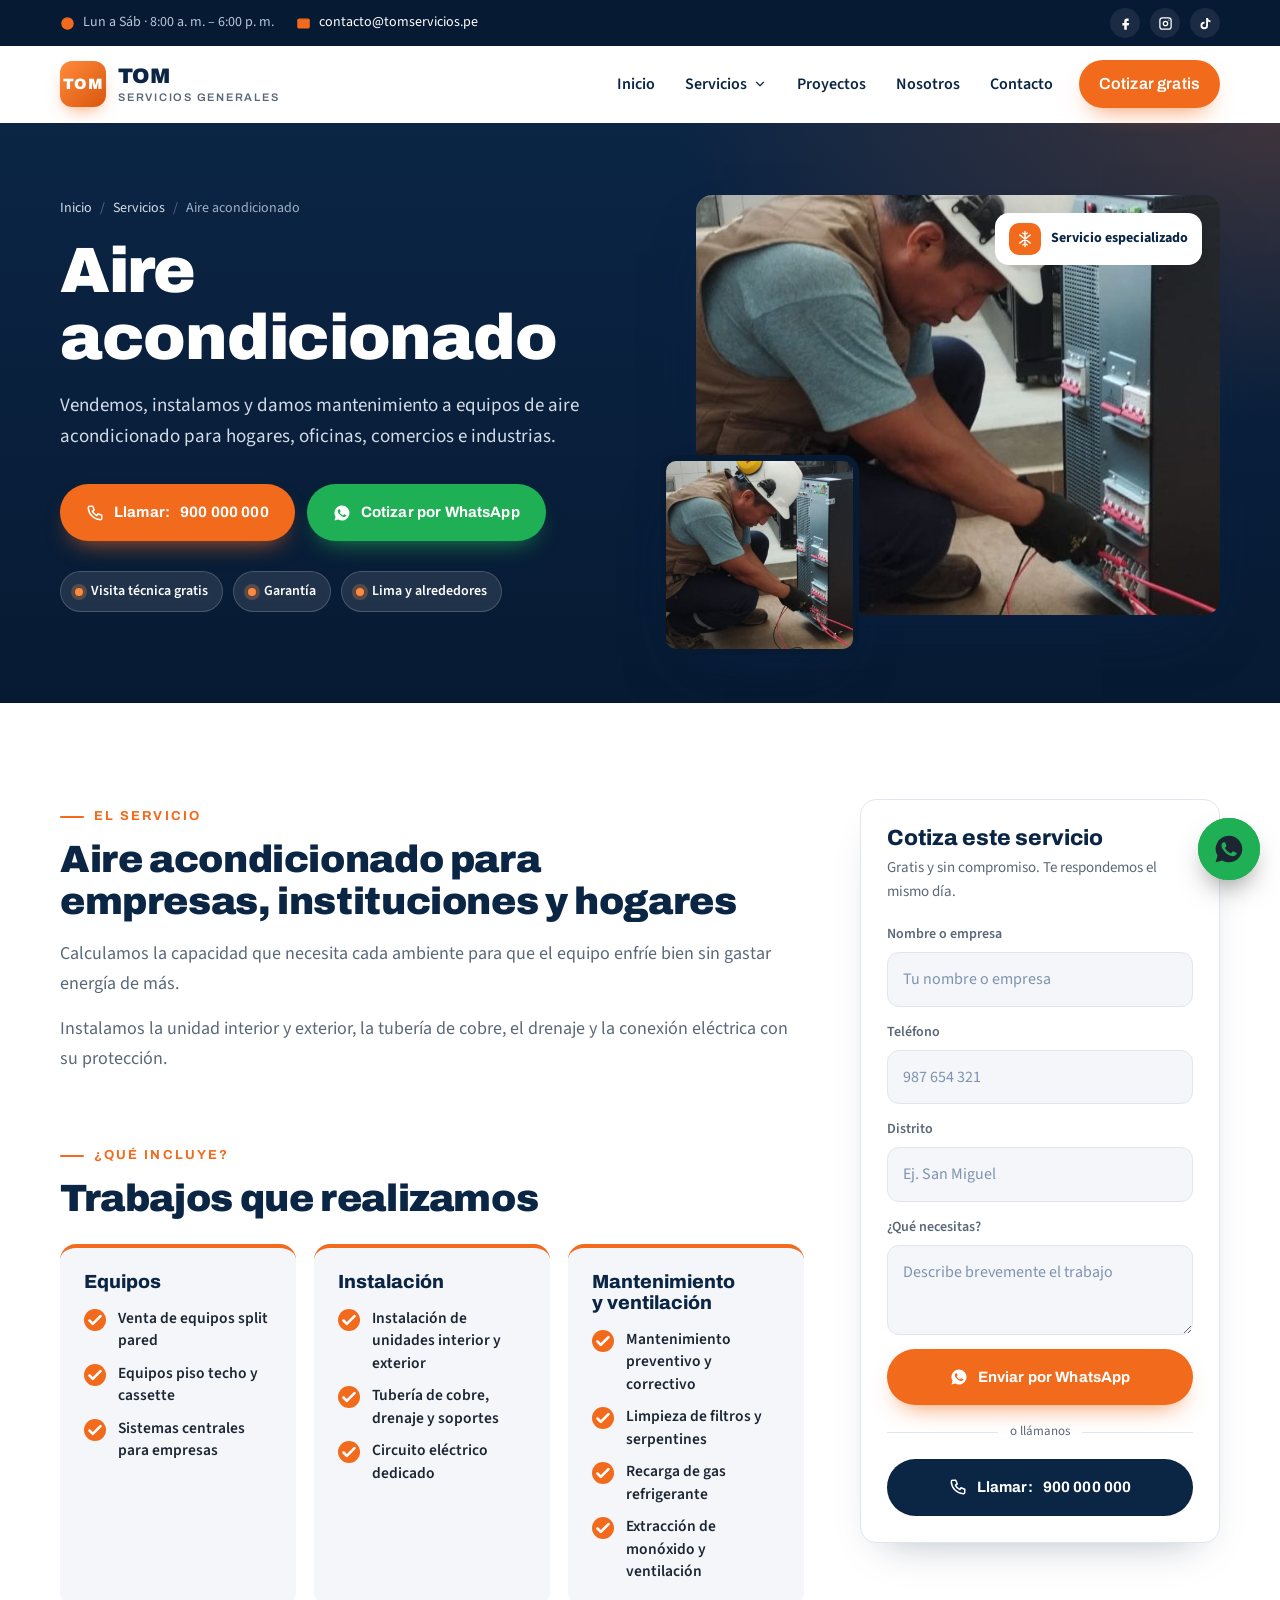
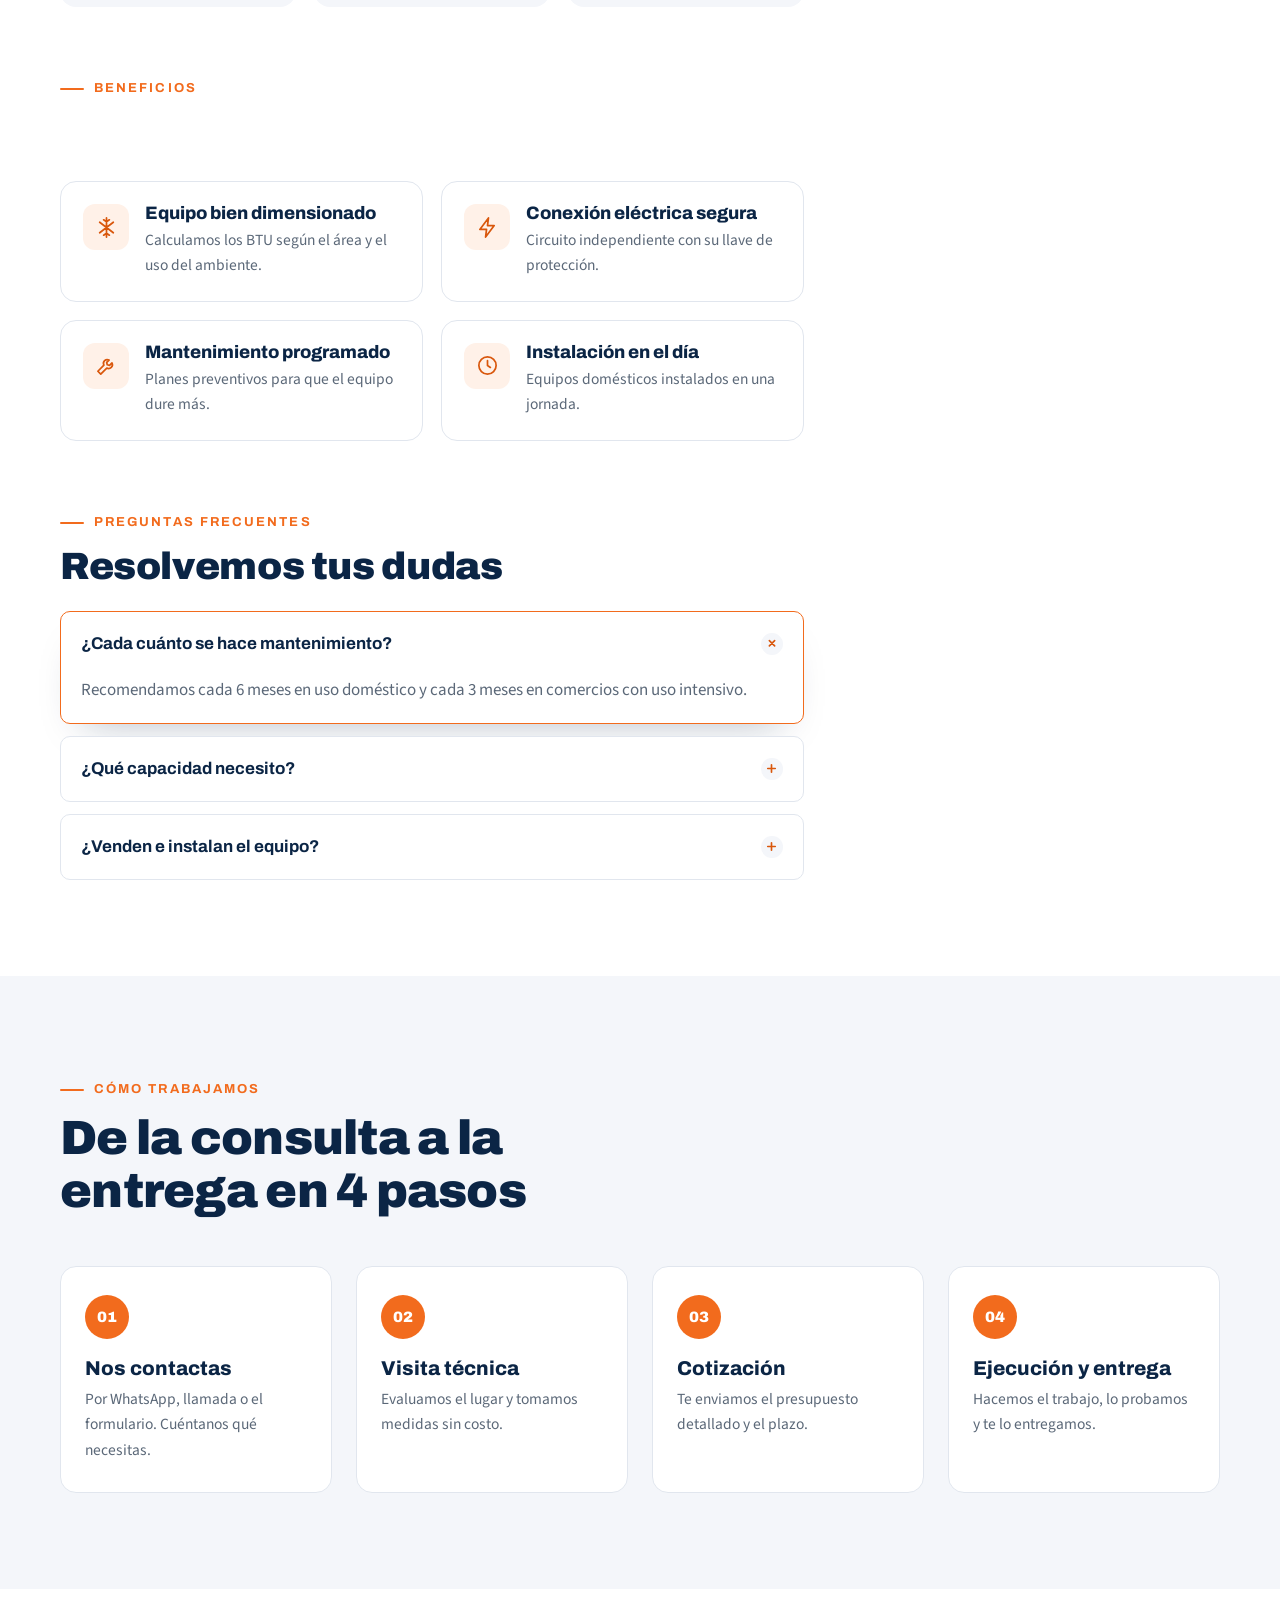
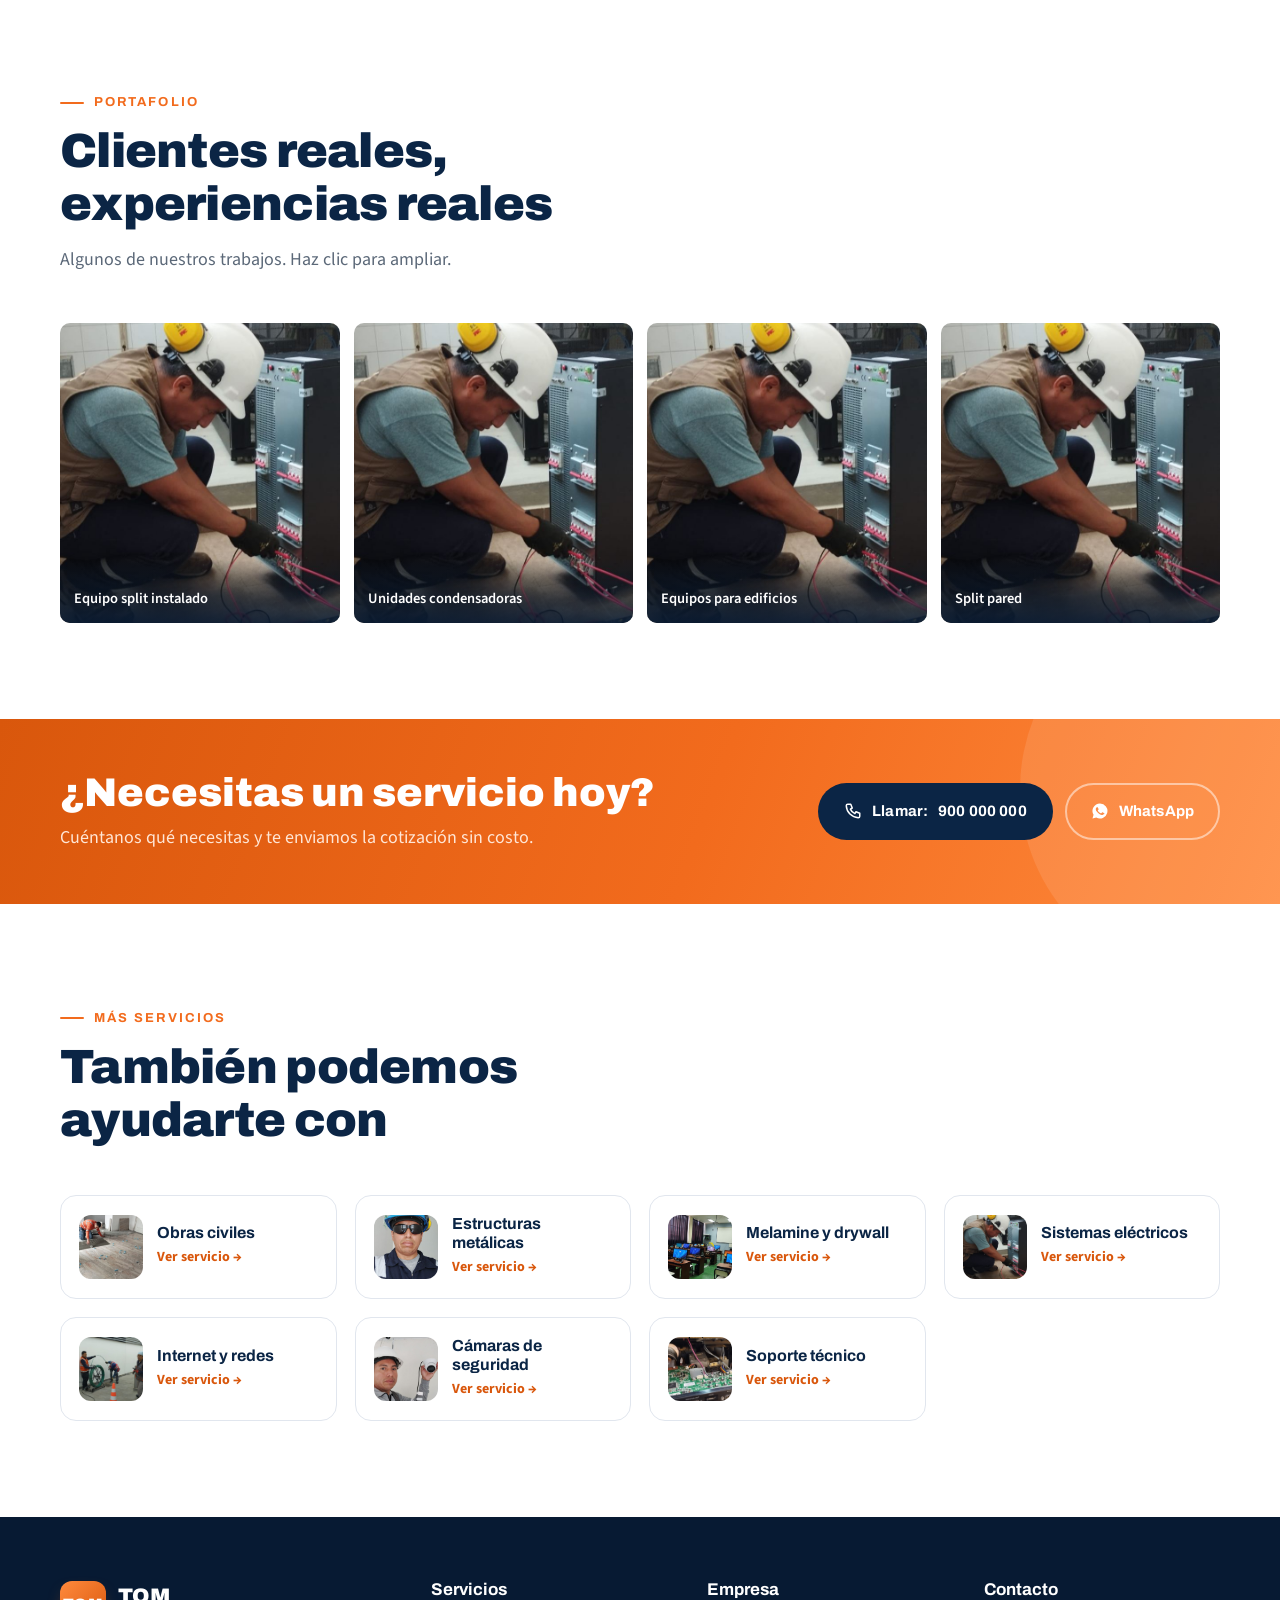
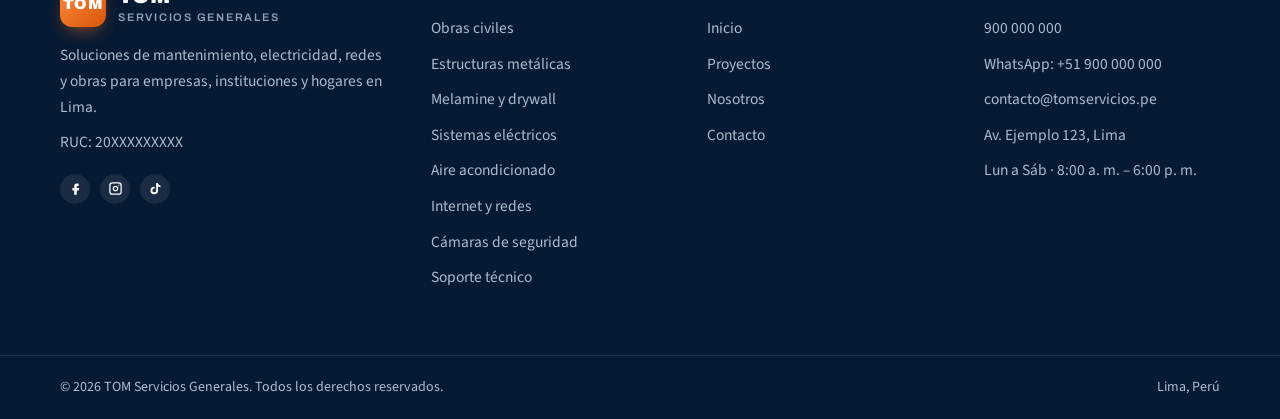
<file: aire-acondicionado.html>
<!DOCTYPE html>
<html lang="es">
<head>
<meta charset="utf-8">
<meta name="viewport" content="width=device-width, initial-scale=1, viewport-fit=cover">
<title>Aire acondicionado en Lima | TOM Servicios Generales</title>
<meta name="description" content="Vendemos, instalamos y damos mantenimiento a equipos de aire acondicionado para hogares, oficinas, comercios e industrias.">
<meta name="theme-color" content="#0B2545">
<meta property="og:type" content="website">
<meta property="og:title" content="Aire acondicionado en Lima | TOM Servicios Generales">
<meta property="og:description" content="Vendemos, instalamos y damos mantenimiento a equipos de aire acondicionado para hogares, oficinas, comercios e industrias.">
<meta property="og:image" content="assets/img/electrico-ups.jpg">
<link rel="icon" href="assets/img/favicon.svg" type="image/svg+xml">
<link rel="preconnect" href="https://fonts.googleapis.com">
<link rel="preconnect" href="https://fonts.gstatic.com" crossorigin>
<link rel="stylesheet" href="https://fonts.googleapis.com/css2?family=Archivo:wght@500;700;800;900&family=Source+Sans+3:wght@400;600;700&display=swap">
<link rel="stylesheet" href="assets/css/styles.css">
<script>document.documentElement.classList.add("js")</script>
</head>
<body>
<a class="skip" href="#contenido">Saltar al contenido</a>
<div class="topbar">
  <div class="wrap">
    <div class="info">
      <span><svg viewBox="0 0 24 24" fill="none" stroke="#F26B1D" stroke-width="2" stroke-linecap="round" stroke-linejoin="round" aria-hidden="true"><circle cx="12" cy="12" r="9"/><path d="M12 7v5l3 2"/></svg><span data-emp="horario">Lun a Sáb · 8:00 a. m. – 6:00 p. m.</span></span>
      <span class="hide-sm"><svg viewBox="0 0 24 24" fill="none" stroke="#F26B1D" stroke-width="2" stroke-linecap="round" stroke-linejoin="round" aria-hidden="true"><rect x="3" y="5" width="18" height="14" rx="2"/><path d="M3 7l9 6 9-6"/></svg><a data-href="mail" href="#"><span data-emp="correo">contacto@tomservicios.pe</span></a></span>
    </div>
    <div class="social">
      <a data-href="facebook" href="#" target="_blank" rel="noopener" aria-label="Facebook"><svg viewBox="0 0 24 24" aria-hidden="true"><path d="M14 8h3V4h-3a4 4 0 00-4 4v3H7v4h3v7h4v-7h3l1-4h-4V8z"/></svg></a>
      <a data-href="instagram" href="#" target="_blank" rel="noopener" aria-label="Instagram"><svg viewBox="0 0 24 24" aria-hidden="true"><path d="M7 2h10a5 5 0 015 5v10a5 5 0 01-5 5H7a5 5 0 01-5-5V7a5 5 0 015-5zm0 2a3 3 0 00-3 3v10a3 3 0 003 3h10a3 3 0 003-3V7a3 3 0 00-3-3zm5 3.5a4.5 4.5 0 110 9 4.5 4.5 0 010-9zm0 2a2.5 2.5 0 100 5 2.5 2.5 0 000-5zM17.5 5.5a1 1 0 110 2 1 1 0 010-2z"/></svg></a>
      <a data-href="tiktok" href="#" target="_blank" rel="noopener" aria-label="TikTok"><svg viewBox="0 0 24 24" aria-hidden="true"><path d="M16 3c.3 2.2 1.8 3.8 4 4v3c-1.5 0-2.9-.5-4-1.2V15a6 6 0 11-6-6h.5v3.1H10a3 3 0 103 3V3z"/></svg></a>
    </div>
  </div>
</div>
<header class="header">
  <div class="wrap">
    <a class="brand" href="index.html" aria-label="TOM Servicios Generales, inicio">
      <span class="brand-mark">TOM</span>
      <span class="brand-name">TOM<small>Servicios Generales</small></span>
    </a>
    <nav class="nav" id="nav" aria-label="Menú principal">
      <a href="index.html">Inicio</a>
      <div class="dd">
        <button type="button" aria-expanded="false" aria-haspopup="true" class="active">Servicios <svg viewBox="0 0 24 24" fill="none" stroke="currentColor" stroke-width="2" stroke-linecap="round" stroke-linejoin="round" aria-hidden="true"><path d="M6 9l6 6 6-6"/></svg></button>
        <div class="dd-menu"><a href="obras-civiles.html"><span class="ic" aria-hidden="true"><svg viewBox="0 0 24 24"><rect x="3" y="4" width="18" height="16" rx="1"/><path d="M3 9.3h18M3 14.7h18M9 4v5.3M15 9.3v5.4M9 14.7V20"/></svg></span>Obras civiles</a><a href="estructuras-metalicas.html"><span class="ic" aria-hidden="true"><svg viewBox="0 0 24 24"><path d="M3 21h18M5 21V9l7-5 7 5v12M5 9h14M9 21v-8h6v8"/></svg></span>Estructuras metálicas</a><a href="melamine-y-drywall.html"><span class="ic" aria-hidden="true"><svg viewBox="0 0 24 24"><path d="M3 8h18M5 8v12M19 8v12M5 13h6v7"/></svg></span>Melamine y drywall</a><a href="sistemas-electricos.html"><span class="ic" aria-hidden="true"><svg viewBox="0 0 24 24"><path d="M13 2L4 14h7l-1 8 9-12h-7z"/></svg></span>Sistemas eléctricos</a><a href="aire-acondicionado.html"><span class="ic" aria-hidden="true"><svg viewBox="0 0 24 24"><path d="M12 2v20M4.9 6.5l14.2 11M19.1 6.5L4.9 17.5M9 4l3 2 3-2M9 20l3-2 3 2"/></svg></span>Aire acondicionado</a><a href="instalaciones-de-internet.html"><span class="ic" aria-hidden="true"><svg viewBox="0 0 24 24"><path d="M2 8.5a15 15 0 0120 0M5 12a10 10 0 0114 0M8.5 15.5a5 5 0 017 0"/><circle cx="12" cy="19" r="1.2"/></svg></span>Internet y redes</a><a href="camaras-de-seguridad.html"><span class="ic" aria-hidden="true"><svg viewBox="0 0 24 24"><path d="M3 5h18v4a9 9 0 01-18 0z"/><circle cx="12" cy="10" r="3"/></svg></span>Cámaras de seguridad</a><a href="soporte-tecnico.html"><span class="ic" aria-hidden="true"><svg viewBox="0 0 24 24"><rect x="2" y="3" width="20" height="13" rx="2"/><path d="M8 21h8M12 16v5"/></svg></span>Soporte técnico</a></div>
      </div>
      <a href="index.html#proyectos">Proyectos</a>
      <a href="index.html#nosotros">Nosotros</a>
      <a href="index.html#contacto">Contacto</a>
      <a class="btn btn-orange" href="#cotizar">Cotizar gratis</a>
    </nav>
    <button class="burger" type="button" aria-label="Abrir menú" aria-controls="nav" aria-expanded="false"><span></span></button>
  </div>
</header>
<main id="contenido">
<section class="s-hero">
  <div class="wrap">
    <div>
      <nav class="crumbs reveal" aria-label="Ruta"><a href="index.html">Inicio</a><span aria-hidden="true">/</span><a href="index.html#servicios">Servicios</a><span aria-hidden="true">/</span><span>Aire acondicionado</span></nav>
      <h1 class="reveal">Aire acondicionado</h1>
      <p class="lead reveal" data-delay="1">Vendemos, instalamos y damos mantenimiento a equipos de aire acondicionado para hogares, oficinas, comercios e industrias.</p>
      <div class="hero-actions reveal" data-delay="2"><a class="btn btn-orange" data-href="tel" href="#"><svg viewBox="0 0 24 24" fill="none" stroke="currentColor" stroke-width="2" stroke-linecap="round" stroke-linejoin="round" aria-hidden="true"><path d="M5 3h4l2 5-2.5 1.5a11 11 0 006 6L16 13l5 2v4a2 2 0 01-2 2A17 17 0 013 5a2 2 0 012-2z"/></svg>Llamar: <span data-emp="telefono">900 000 000</span></a><a class="btn btn-wa" data-href="wa" data-wa-msg="Hola TOM, quiero una cotización de aire acondicionado." href="#" target="_blank" rel="noopener"><svg viewBox="0 0 24 24" aria-hidden="true"><path d="M12 2a10 10 0 00-8.6 15.1L2 22l5-1.3A10 10 0 1012 2zm5.3 14.1c-.2.6-1.3 1.2-1.8 1.2-.5.1-1 .2-3.3-.7-2.8-1.1-4.5-4-4.7-4.2-.1-.2-1.1-1.5-1.1-2.9s.7-2 1-2.3c.2-.3.5-.3.7-.3h.5c.2 0 .4 0 .6.5l.8 2c.1.2.1.4 0 .5l-.4.6-.4.4c-.1.1-.3.3-.1.6.2.3.8 1.3 1.7 2.1 1.2 1 2.1 1.4 2.4 1.5.3.1.5.1.6-.1l.9-1.1c.2-.3.4-.2.6-.1l1.9.9c.3.1.5.2.5.3.1.2.1.7-.1 1.3z" fill="currentColor"/></svg>Cotizar por WhatsApp</a></div>
      <div class="badges reveal" data-delay="3"><span class="badge">Visita técnica gratis</span><span class="badge">Garantía</span><span class="badge">Lima y alrededores</span></div>
    </div>
    <div class="s-hero-media reveal" data-delay="1">
      <img src="https://images.unsplash.com/photo-1606421753414-8d165c9d48e5?auto=format&fit=crop&w=1200&q=75" alt="Aire acondicionado" data-fallback="assets/img/electrico-ups.jpg" class="m1" fetchpriority="high" style="object-position:50% 50%">
      <img src="https://images.unsplash.com/photo-1545649311-24d0ac00ae82?auto=format&fit=crop&w=700&q=75" alt="Trabajo de TOM" data-fallback="assets/img/electrico-ups.jpg" class="m2" loading="lazy">
      <span class="chip"><span class="ic" aria-hidden="true"><svg viewBox="0 0 24 24"><path d="M12 2v20M4.9 6.5l14.2 11M19.1 6.5L4.9 17.5M9 4l3 2 3-2M9 20l3-2 3 2"/></svg></span>Servicio especializado</span>
    </div>
  </div>
</section>

<section class="sec">
  <div class="wrap s-main">
    <div>
      <div class="s-block reveal">
        <span class="kicker">El servicio</span>
        <h2>Aire acondicionado para empresas, instituciones y hogares</h2>
        <div class="prose"><p>Calculamos la capacidad que necesita cada ambiente para que el equipo enfríe bien sin gastar energía de más.</p><p>Instalamos la unidad interior y exterior, la tubería de cobre, el drenaje y la conexión eléctrica con su protección.</p></div>
      </div>
      <div class="s-block">
        <span class="kicker reveal">¿Qué incluye?</span>
        <h2 class="reveal">Trabajos que realizamos</h2>
        <div class="inc-groups"><div class="inc-group reveal" data-delay="0"><h3>Equipos</h3><ul class="checks"><li>Venta de equipos split pared</li><li>Equipos piso techo y cassette</li><li>Sistemas centrales para empresas</li></ul></div><div class="inc-group reveal" data-delay="1"><h3>Instalación</h3><ul class="checks"><li>Instalación de unidades interior y exterior</li><li>Tubería de cobre, drenaje y soportes</li><li>Circuito eléctrico dedicado</li></ul></div><div class="inc-group reveal" data-delay="2"><h3>Mantenimiento y ventilación</h3><ul class="checks"><li>Mantenimiento preventivo y correctivo</li><li>Limpieza de filtros y serpentines</li><li>Recarga de gas refrigerante</li><li>Extracción de monóxido y ventilación</li></ul></div></div>
      </div>
      <div class="s-block">
        <span class="kicker reveal">Beneficios</span>
        <h2 class="reveal">Por qué elegir a TOM</h2>
        <div class="benefits"><div class="benefit reveal" data-delay="0"><span class="ic" aria-hidden="true"><svg viewBox="0 0 24 24"><path d="M12 2v20M4.9 6.5l14.2 11M19.1 6.5L4.9 17.5M9 4l3 2 3-2M9 20l3-2 3 2"/></svg></span><div><h3>Equipo bien dimensionado</h3><p>Calculamos los BTU según el área y el uso del ambiente.</p></div></div><div class="benefit reveal" data-delay="1"><span class="ic" aria-hidden="true"><svg viewBox="0 0 24 24"><path d="M13 2L4 14h7l-1 8 9-12h-7z"/></svg></span><div><h3>Conexión eléctrica segura</h3><p>Circuito independiente con su llave de protección.</p></div></div><div class="benefit reveal" data-delay="0"><span class="ic" aria-hidden="true"><svg viewBox="0 0 24 24"><path d="M14.7 6.3a4 4 0 00-5.4 5.4L3 18l3 3 6.3-6.3a4 4 0 005.4-5.4l-2.5 2.5-2.4-.6-.6-2.4z"/></svg></span><div><h3>Mantenimiento programado</h3><p>Planes preventivos para que el equipo dure más.</p></div></div><div class="benefit reveal" data-delay="1"><span class="ic" aria-hidden="true"><svg viewBox="0 0 24 24"><circle cx="12" cy="12" r="9"/><path d="M12 7v5l3 2"/></svg></span><div><h3>Instalación en el día</h3><p>Equipos domésticos instalados en una jornada.</p></div></div></div>
      </div>
      <div class="s-block">
        <span class="kicker reveal">Preguntas frecuentes</span>
        <h2 class="reveal">Resolvemos tus dudas</h2>
        <div class="faq reveal"><details open><summary>¿Cada cuánto se hace mantenimiento?</summary><div class="ans">Recomendamos cada 6 meses en uso doméstico y cada 3 meses en comercios con uso intensivo.</div></details><details><summary>¿Qué capacidad necesito?</summary><div class="ans">Depende del área, la exposición al sol y cuántas personas hay. Lo calculamos en la visita.</div></details><details><summary>¿Venden e instalan el equipo?</summary><div class="ans">Sí. Podemos cotizar el equipo con instalación o solo la instalación si ya lo compraste.</div></details></div>
      </div>
    </div>
    <aside id="cotizar">
      <form class="side-card reveal" data-wa-form novalidate>
        <h3>Cotiza este servicio</h3>
        <p>Gratis y sin compromiso. Te respondemos el mismo día.</p>
        <input type="hidden" name="servicio" value="Aire acondicionado">
        <div class="field"><label for="c-nombre">Nombre o empresa</label><input id="c-nombre" name="nombre" required placeholder="Tu nombre o empresa" autocomplete="name"></div>
        <div class="field"><label for="c-telefono">Teléfono</label><input id="c-telefono" name="telefono" required inputmode="tel" placeholder="987 654 321" autocomplete="tel"></div>
        <div class="field"><label for="c-distrito">Distrito</label><input id="c-distrito" name="distrito" placeholder="Ej. San Miguel"></div>
        <div class="field"><label for="c-mensaje">¿Qué necesitas?</label><textarea id="c-mensaje" name="mensaje" placeholder="Describe brevemente el trabajo"></textarea></div>
        <button class="btn btn-orange btn-block" type="submit"><svg viewBox="0 0 24 24" aria-hidden="true"><path d="M12 2a10 10 0 00-8.6 15.1L2 22l5-1.3A10 10 0 1012 2zm5.3 14.1c-.2.6-1.3 1.2-1.8 1.2-.5.1-1 .2-3.3-.7-2.8-1.1-4.5-4-4.7-4.2-.1-.2-1.1-1.5-1.1-2.9s.7-2 1-2.3c.2-.3.5-.3.7-.3h.5c.2 0 .4 0 .6.5l.8 2c.1.2.1.4 0 .5l-.4.6-.4.4c-.1.1-.3.3-.1.6.2.3.8 1.3 1.7 2.1 1.2 1 2.1 1.4 2.4 1.5.3.1.5.1.6-.1l.9-1.1c.2-.3.4-.2.6-.1l1.9.9c.3.1.5.2.5.3.1.2.1.7-.1 1.3z" fill="currentColor"/></svg>Enviar por WhatsApp</button>
        <div class="form-msg" hidden></div>
        <div class="or">o llámanos</div>
        <div class="btns"><a class="btn btn-navy btn-block" data-href="tel" href="#"><svg viewBox="0 0 24 24" fill="none" stroke="currentColor" stroke-width="2" stroke-linecap="round" stroke-linejoin="round" aria-hidden="true"><path d="M5 3h4l2 5-2.5 1.5a11 11 0 006 6L16 13l5 2v4a2 2 0 01-2 2A17 17 0 013 5a2 2 0 012-2z"/></svg>Llamar: <span data-emp="telefono">900 000 000</span></a></div>
      </form>
    </aside>
  </div>
</section>

<section class="sec bg-soft">
  <div class="wrap">
    <div class="sec-head reveal"><span class="kicker">Cómo trabajamos</span><h2>De la consulta a la entrega en 4 pasos</h2></div>
    <ol class="steps" style="list-style:none;padding:0;margin:0"><li class="step light reveal" data-delay="0"><span class="num">01</span><h3>Nos contactas</h3><p>Por WhatsApp, llamada o el formulario. Cuéntanos qué necesitas.</p></li><li class="step light reveal" data-delay="1"><span class="num">02</span><h3>Visita técnica</h3><p>Evaluamos el lugar y tomamos medidas sin costo.</p></li><li class="step light reveal" data-delay="2"><span class="num">03</span><h3>Cotización</h3><p>Te enviamos el presupuesto detallado y el plazo.</p></li><li class="step light reveal" data-delay="3"><span class="num">04</span><h3>Ejecución y entrega</h3><p>Hacemos el trabajo, lo probamos y te lo entregamos.</p></li></ol>
  </div>
</section>

<section class="sec">
  <div class="wrap">
    <div class="sec-head reveal"><span class="kicker">Portafolio</span><h2>Clientes reales, experiencias reales</h2><p>Algunos de nuestros trabajos. Haz clic para ampliar.</p></div>
    <div class="reveal"><div class="gallery gallery-row" style="--n:4"><button type="button" data-cap="Equipo split instalado"><img src="https://images.unsplash.com/photo-1757219525975-03b5984bc6e8?auto=format&fit=crop&w=900&q=75" alt="Equipo split instalado" data-fallback="assets/img/electrico-ups.jpg" loading="lazy"><span class="cap">Equipo split instalado</span></button><button type="button" data-cap="Unidades condensadoras"><img src="https://images.unsplash.com/photo-1545649311-24d0ac00ae82?auto=format&fit=crop&w=900&q=75" alt="Unidades condensadoras" data-fallback="assets/img/electrico-ups.jpg" loading="lazy"><span class="cap">Unidades condensadoras</span></button><button type="button" data-cap="Equipos para edificios"><img src="https://images.unsplash.com/photo-1698479603408-1a66a6d9e80f?auto=format&fit=crop&w=900&q=75" alt="Equipos para edificios" data-fallback="assets/img/electrico-ups.jpg" loading="lazy"><span class="cap">Equipos para edificios</span></button><button type="button" data-cap="Split pared"><img src="https://images.unsplash.com/photo-1606421753414-8d165c9d48e5?auto=format&fit=crop&w=900&q=75" alt="Split pared" data-fallback="assets/img/electrico-ups.jpg" loading="lazy"><span class="cap">Split pared</span></button></div></div>
  </div>
</section>

<section class="cta-band">
  <div class="wrap">
    <div class="reveal"><h2>¿Necesitas un servicio hoy?</h2><p>Cuéntanos qué necesitas y te enviamos la cotización sin costo.</p></div>
    <div class="actions reveal" data-delay="1"><a class="btn btn-navy" data-href="tel" href="#"><svg viewBox="0 0 24 24" fill="none" stroke="currentColor" stroke-width="2" stroke-linecap="round" stroke-linejoin="round" aria-hidden="true"><path d="M5 3h4l2 5-2.5 1.5a11 11 0 006 6L16 13l5 2v4a2 2 0 01-2 2A17 17 0 013 5a2 2 0 012-2z"/></svg>Llamar: <span data-emp="telefono">900 000 000</span></a><a class="btn btn-ghost" data-href="wa" data-wa-msg="Hola TOM, quiero una cotización." href="#" target="_blank" rel="noopener"><svg viewBox="0 0 24 24" aria-hidden="true"><path d="M12 2a10 10 0 00-8.6 15.1L2 22l5-1.3A10 10 0 1012 2zm5.3 14.1c-.2.6-1.3 1.2-1.8 1.2-.5.1-1 .2-3.3-.7-2.8-1.1-4.5-4-4.7-4.2-.1-.2-1.1-1.5-1.1-2.9s.7-2 1-2.3c.2-.3.5-.3.7-.3h.5c.2 0 .4 0 .6.5l.8 2c.1.2.1.4 0 .5l-.4.6-.4.4c-.1.1-.3.3-.1.6.2.3.8 1.3 1.7 2.1 1.2 1 2.1 1.4 2.4 1.5.3.1.5.1.6-.1l.9-1.1c.2-.3.4-.2.6-.1l1.9.9c.3.1.5.2.5.3.1.2.1.7-.1 1.3z" fill="currentColor"/></svg>WhatsApp</a></div>
  </div>
</section>
<section class="sec">
  <div class="wrap">
    <div class="sec-head reveal"><span class="kicker">Más servicios</span><h2>También podemos ayudarte con</h2></div>
    <div class="others"><a class="other reveal" href="obras-civiles.html"><img src="https://images.unsplash.com/photo-1517581177682-a085bb7ffb15?auto=format&fit=crop&w=200&q=75" alt="" data-fallback="assets/img/porcelanato.jpg" loading="lazy"><div><strong>Obras civiles</strong><span>Ver servicio →</span></div></a><a class="other reveal" href="estructuras-metalicas.html"><img src="https://images.unsplash.com/photo-1504917595217-d4dc5ebe6122?auto=format&fit=crop&w=200&q=75" alt="" data-fallback="assets/img/seguridad-epp.jpg" loading="lazy"><div><strong>Estructuras metálicas</strong><span>Ver servicio →</span></div></a><a class="other reveal" href="melamine-y-drywall.html"><img src="https://images.unsplash.com/photo-1600489000022-c2086d79f9d4?auto=format&fit=crop&w=200&q=75" alt="" data-fallback="assets/img/laboratorio.jpg" loading="lazy"><div><strong>Melamine y drywall</strong><span>Ver servicio →</span></div></a><a class="other reveal" href="sistemas-electricos.html"><img src="https://images.unsplash.com/photo-1621905251189-08b45d6a269e?auto=format&fit=crop&w=200&q=75" alt="" data-fallback="assets/img/electrico-ups.jpg" loading="lazy"><div><strong>Sistemas eléctricos</strong><span>Ver servicio →</span></div></a><a class="other reveal" href="instalaciones-de-internet.html"><img src="https://images.unsplash.com/photo-1544197150-b99a580bb7a8?auto=format&fit=crop&w=200&q=75" alt="" data-fallback="assets/img/fibra-equipo.jpg" loading="lazy"><div><strong>Internet y redes</strong><span>Ver servicio →</span></div></a><a class="other reveal" href="camaras-de-seguridad.html"><img src="https://images.unsplash.com/photo-1557597774-9d273605dfa9?auto=format&fit=crop&w=200&q=75" alt="" data-fallback="assets/img/camaras.jpg" loading="lazy"><div><strong>Cámaras de seguridad</strong><span>Ver servicio →</span></div></a><a class="other reveal" href="soporte-tecnico.html"><img src="https://images.unsplash.com/photo-1604754742629-3e5728249d73?auto=format&fit=crop&w=200&q=75" alt="" data-fallback="assets/img/proyector.jpg" loading="lazy"><div><strong>Soporte técnico</strong><span>Ver servicio →</span></div></a></div>
  </div>
</section>
</main>
<footer class="footer">
  <div class="wrap cols">
    <div>
      <a class="brand" href="index.html"><span class="brand-mark">TOM</span><span class="brand-name">TOM<small>Servicios Generales</small></span></a>
      <p class="about-f">Soluciones de mantenimiento, electricidad, redes y obras para empresas, instituciones y hogares en Lima.</p>
      <p style="margin-top:10px">RUC: <span data-emp="ruc">20XXXXXXXXX</span></p>
      <div class="social">
        <a data-href="facebook" href="#" target="_blank" rel="noopener" aria-label="Facebook"><svg viewBox="0 0 24 24" aria-hidden="true"><path d="M14 8h3V4h-3a4 4 0 00-4 4v3H7v4h3v7h4v-7h3l1-4h-4V8z"/></svg></a>
        <a data-href="instagram" href="#" target="_blank" rel="noopener" aria-label="Instagram"><svg viewBox="0 0 24 24" aria-hidden="true"><path d="M7 2h10a5 5 0 015 5v10a5 5 0 01-5 5H7a5 5 0 01-5-5V7a5 5 0 015-5zm0 2a3 3 0 00-3 3v10a3 3 0 003 3h10a3 3 0 003-3V7a3 3 0 00-3-3zm5 3.5a4.5 4.5 0 110 9 4.5 4.5 0 010-9zm0 2a2.5 2.5 0 100 5 2.5 2.5 0 000-5zM17.5 5.5a1 1 0 110 2 1 1 0 010-2z"/></svg></a>
        <a data-href="tiktok" href="#" target="_blank" rel="noopener" aria-label="TikTok"><svg viewBox="0 0 24 24" aria-hidden="true"><path d="M16 3c.3 2.2 1.8 3.8 4 4v3c-1.5 0-2.9-.5-4-1.2V15a6 6 0 11-6-6h.5v3.1H10a3 3 0 103 3V3z"/></svg></a>
      </div>
    </div>
    <div><h4>Servicios</h4><ul><li><a href="obras-civiles.html">Obras civiles</a></li><li><a href="estructuras-metalicas.html">Estructuras metálicas</a></li><li><a href="melamine-y-drywall.html">Melamine y drywall</a></li><li><a href="sistemas-electricos.html">Sistemas eléctricos</a></li><li><a href="aire-acondicionado.html">Aire acondicionado</a></li><li><a href="instalaciones-de-internet.html">Internet y redes</a></li><li><a href="camaras-de-seguridad.html">Cámaras de seguridad</a></li><li><a href="soporte-tecnico.html">Soporte técnico</a></li></ul></div>
    <div><h4>Empresa</h4><ul><li><a href="index.html">Inicio</a></li><li><a href="index.html#proyectos">Proyectos</a></li><li><a href="index.html#nosotros">Nosotros</a></li><li><a href="index.html#contacto">Contacto</a></li></ul></div>
    <div><h4>Contacto</h4><ul>
      <li><a data-href="tel" href="#"><span data-emp="telefono">900 000 000</span></a></li>
      <li><a data-href="wa" href="#" target="_blank" rel="noopener">WhatsApp: <span data-emp="whatsappTexto">+51 900 000 000</span></a></li>
      <li><a data-href="mail" href="#"><span data-emp="correo">contacto@tomservicios.pe</span></a></li>
      <li><span data-emp="direccion">Av. Ejemplo 123, Lima</span></li>
      <li><span data-emp="horario">Lun a Sáb · 8:00 a. m. – 6:00 p. m.</span></li>
    </ul></div>
  </div>
  <div class="copy"><div class="wrap"><span>© <span data-year>2026</span> TOM Servicios Generales. Todos los derechos reservados.</span><span>Lima, Perú</span></div></div>
</footer>
<a class="wa-float" data-href="wa" href="#" target="_blank" rel="noopener" aria-label="Escríbenos por WhatsApp"><svg viewBox="0 0 24 24" aria-hidden="true"><path d="M12 2a10 10 0 00-8.6 15.1L2 22l5-1.3A10 10 0 1012 2zm5.3 14.1c-.2.6-1.3 1.2-1.8 1.2-.5.1-1 .2-3.3-.7-2.8-1.1-4.5-4-4.7-4.2-.1-.2-1.1-1.5-1.1-2.9s.7-2 1-2.3c.2-.3.5-.3.7-.3h.5c.2 0 .4 0 .6.5l.8 2c.1.2.1.4 0 .5l-.4.6-.4.4c-.1.1-.3.3-.1.6.2.3.8 1.3 1.7 2.1 1.2 1 2.1 1.4 2.4 1.5.3.1.5.1.6-.1l.9-1.1c.2-.3.4-.2.6-.1l1.9.9c.3.1.5.2.5.3.1.2.1.7-.1 1.3z" fill="currentColor"/></svg></a>
<button class="to-top" type="button" aria-label="Volver arriba"><svg viewBox="0 0 24 24"><path d="M6 15l6-6 6 6"/></svg></button>
<script src="assets/js/config.js"></script>
<script src="assets/js/main.js" defer></script>
</body>
</html>
</file>
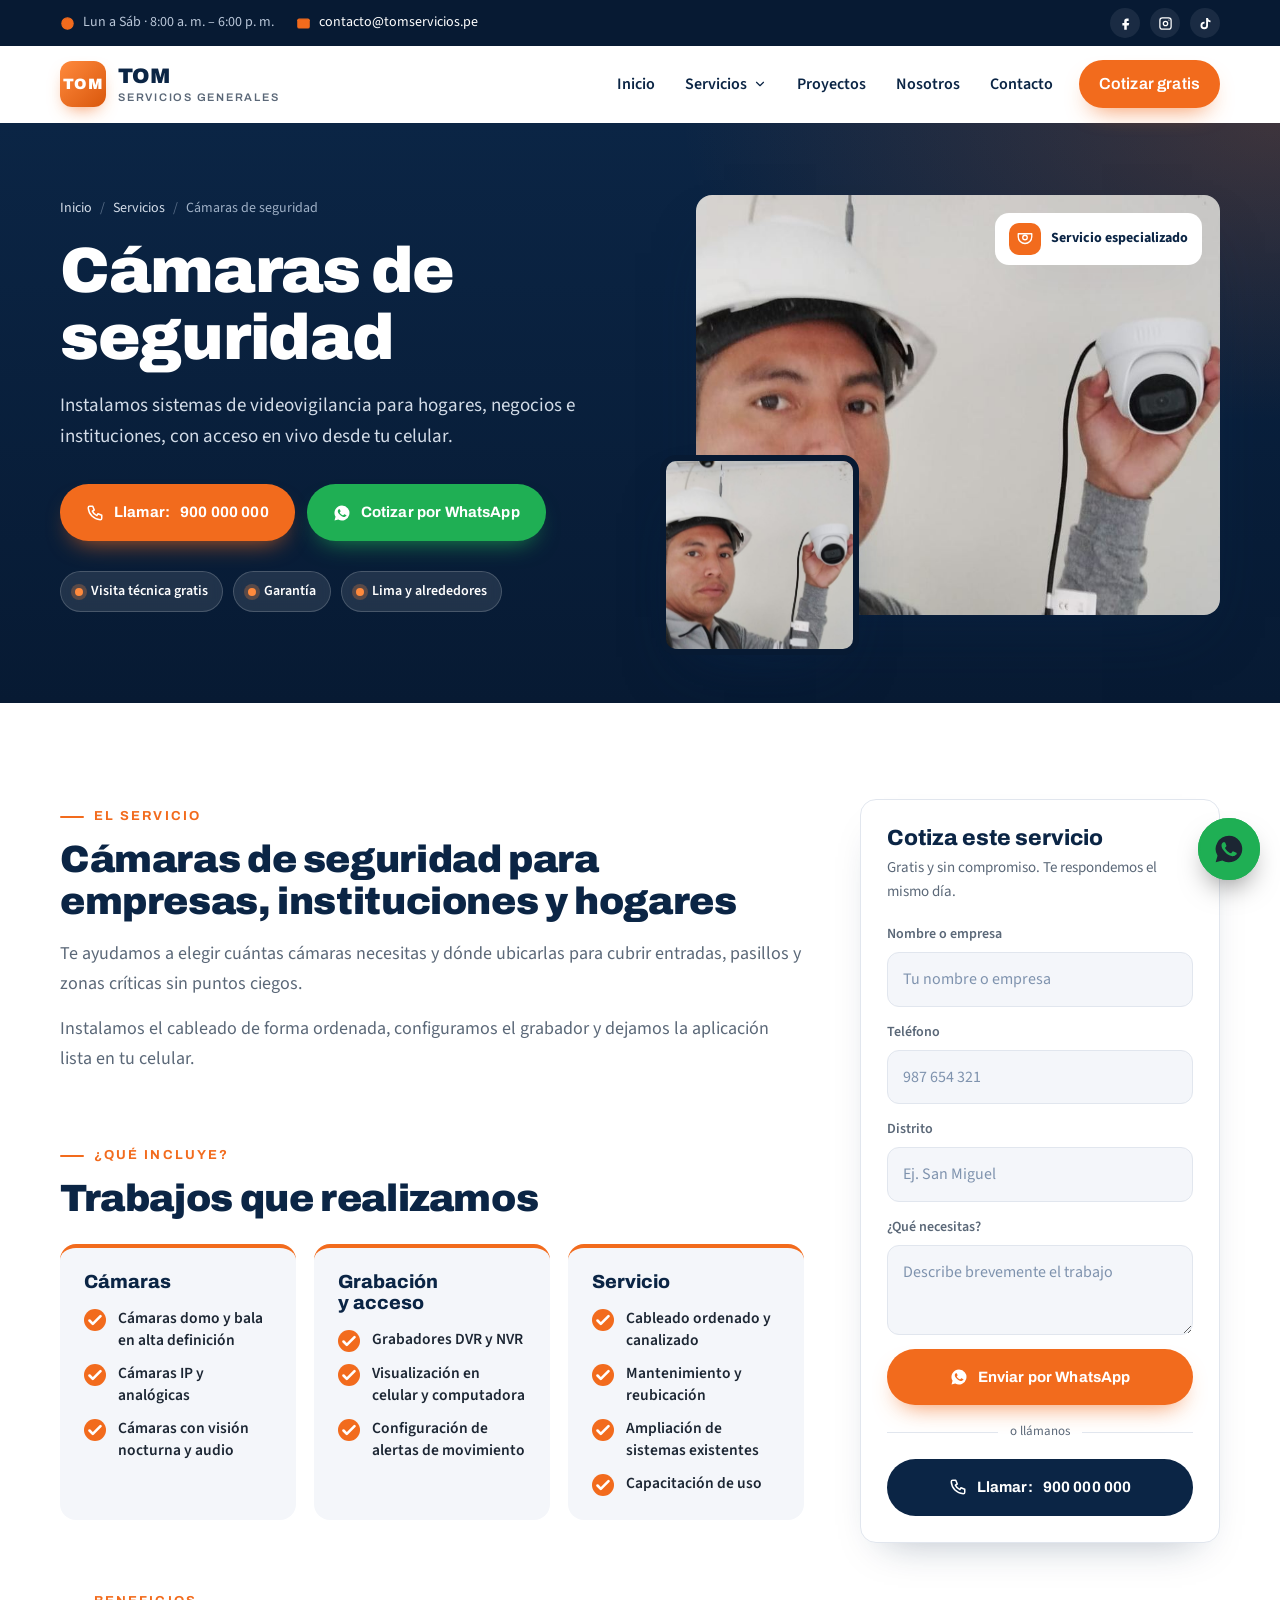
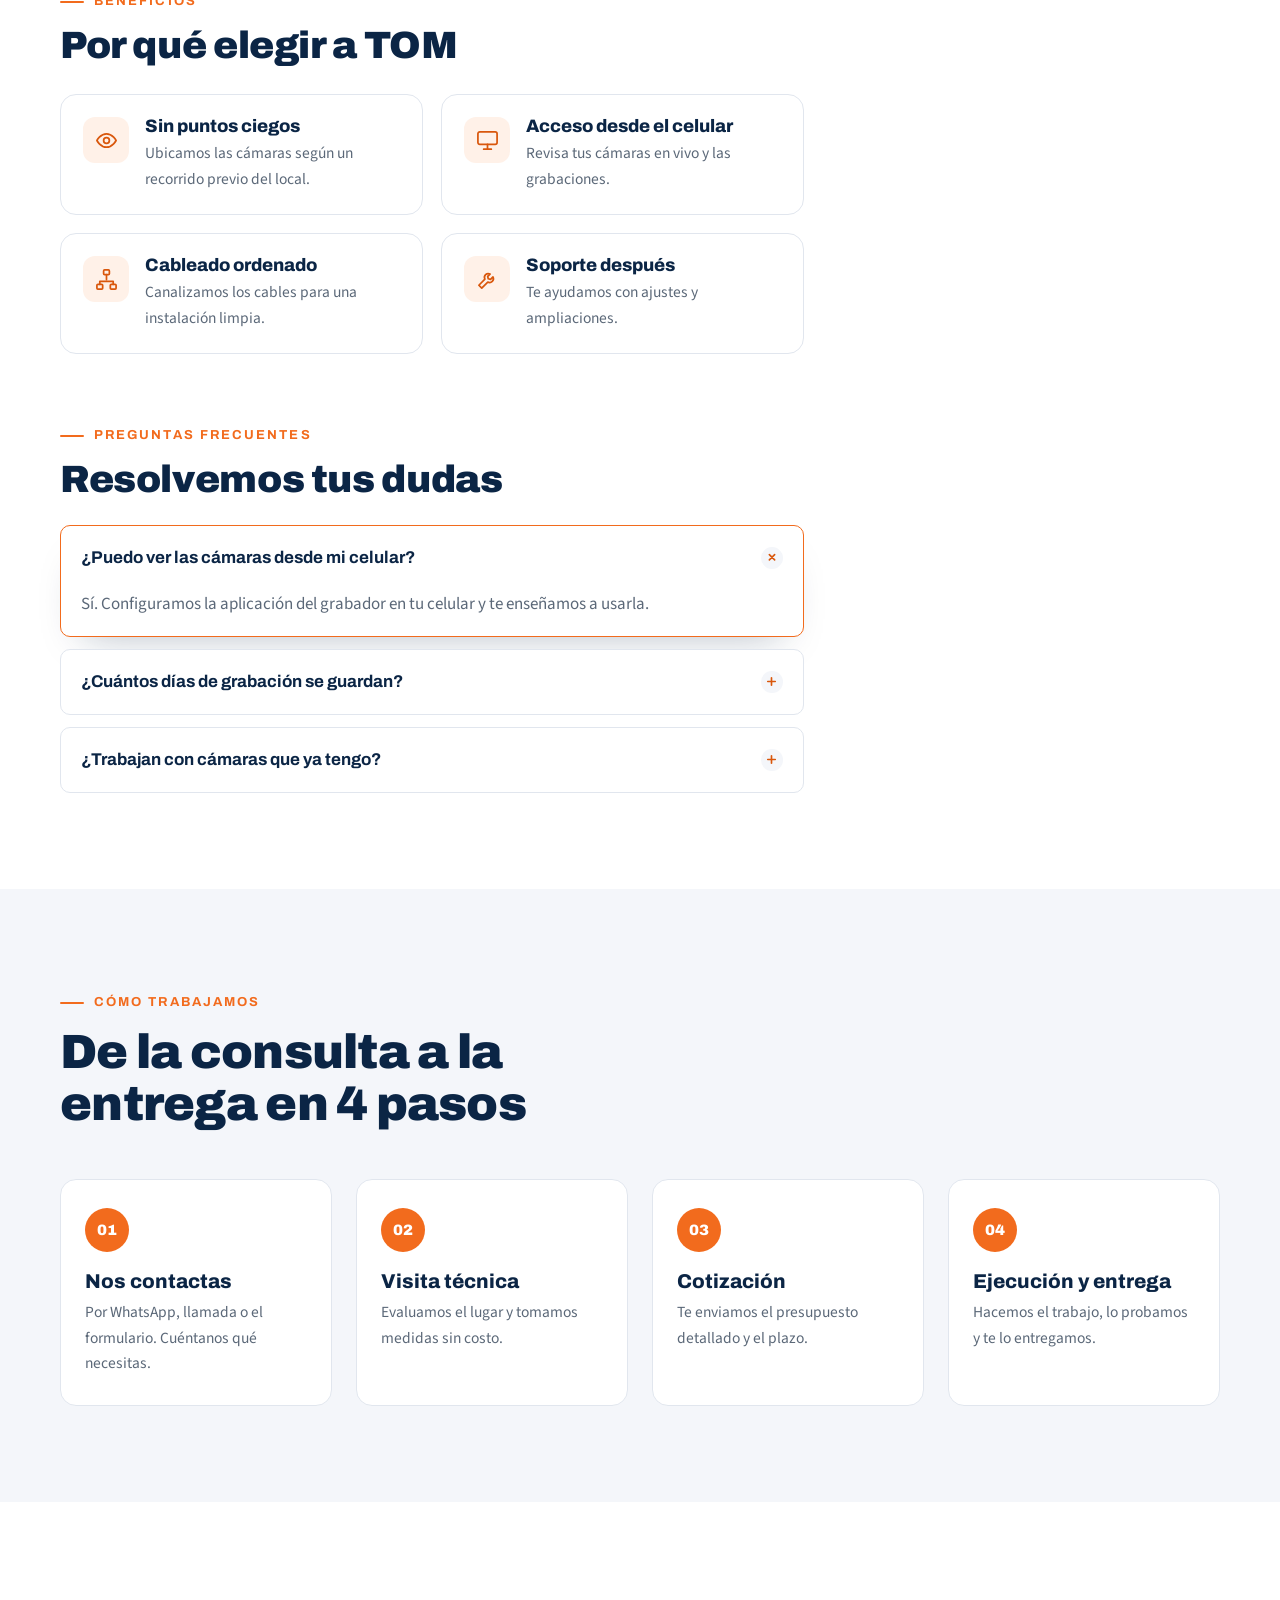
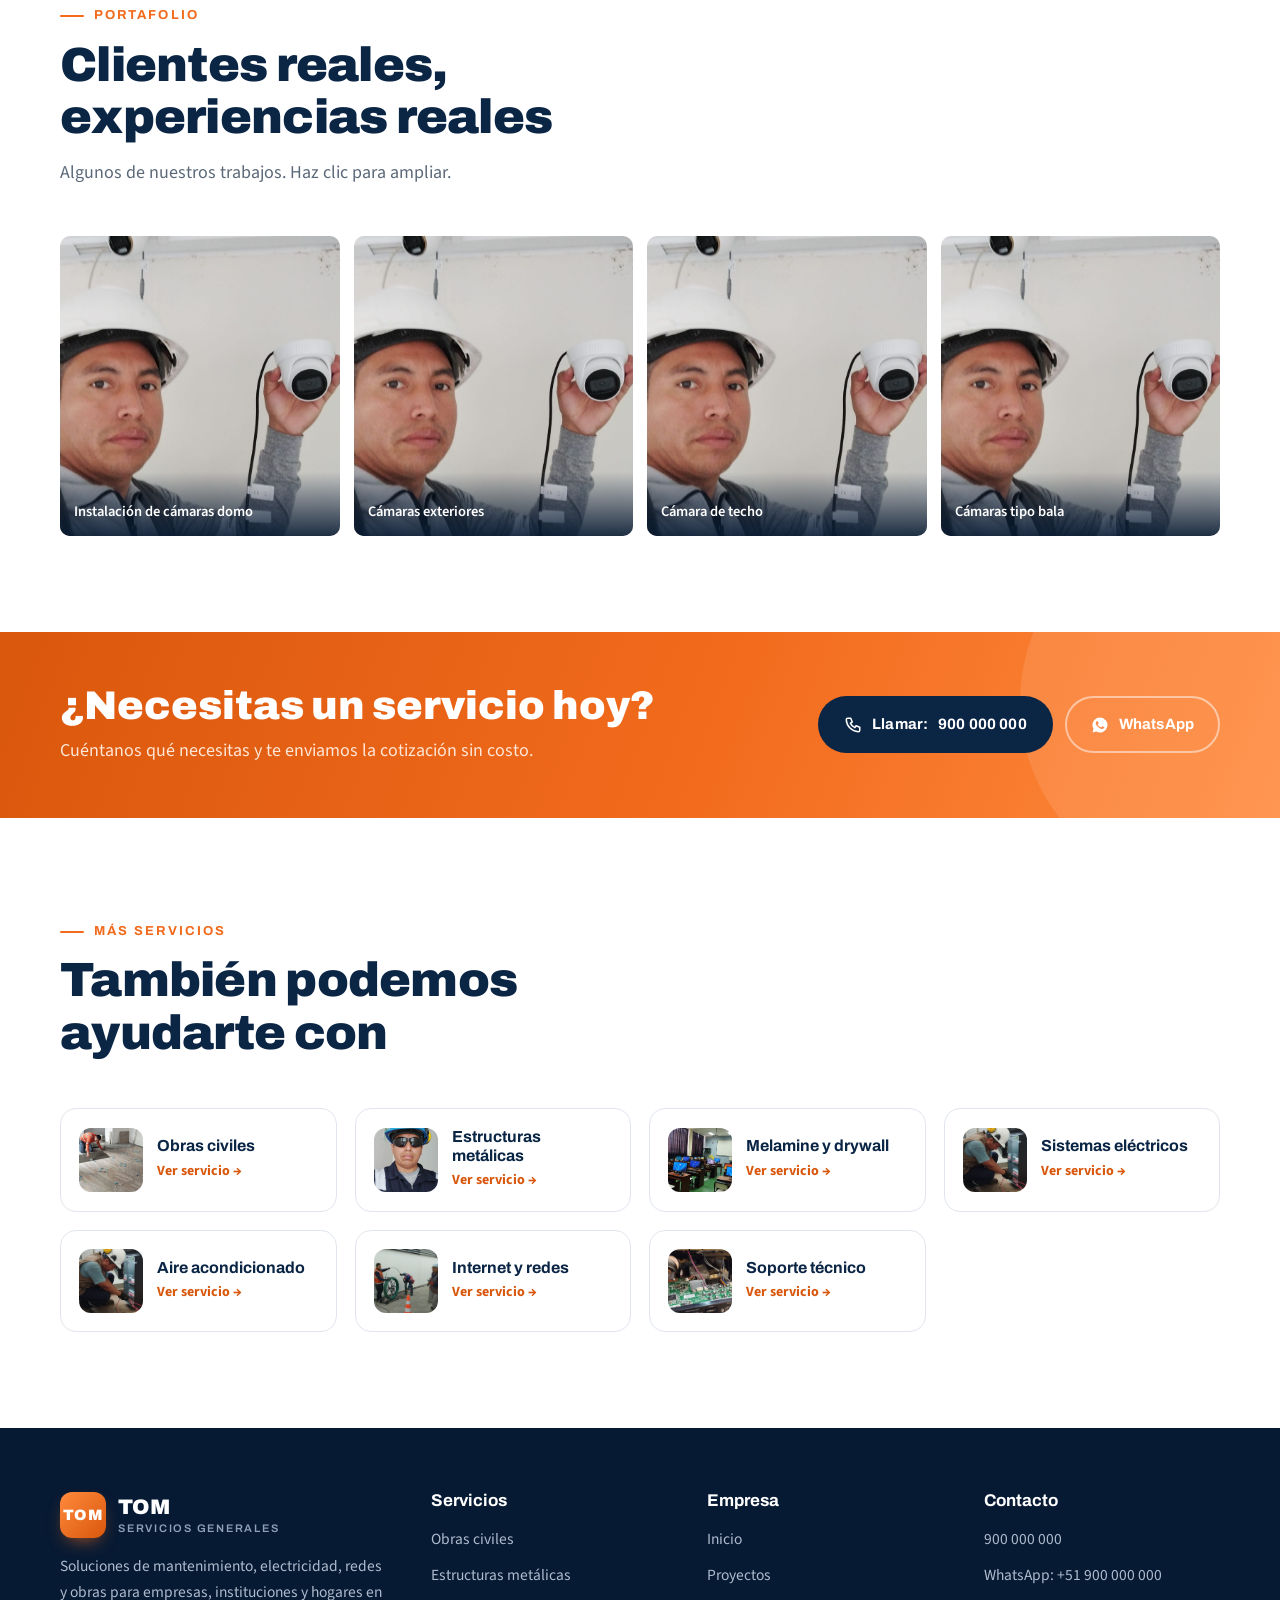
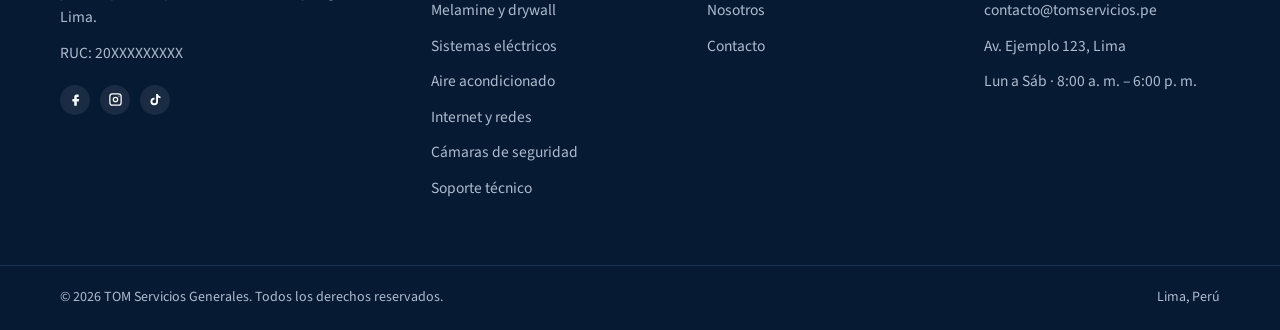
<file: camaras-de-seguridad.html>
<!DOCTYPE html>
<html lang="es">
<head>
<meta charset="utf-8">
<meta name="viewport" content="width=device-width, initial-scale=1, viewport-fit=cover">
<title>Cámaras de seguridad en Lima | TOM Servicios Generales</title>
<meta name="description" content="Instalamos sistemas de videovigilancia para hogares, negocios e instituciones, con acceso en vivo desde tu celular.">
<meta name="theme-color" content="#0B2545">
<meta property="og:type" content="website">
<meta property="og:title" content="Cámaras de seguridad en Lima | TOM Servicios Generales">
<meta property="og:description" content="Instalamos sistemas de videovigilancia para hogares, negocios e instituciones, con acceso en vivo desde tu celular.">
<meta property="og:image" content="assets/img/camaras.jpg">
<link rel="icon" href="assets/img/favicon.svg" type="image/svg+xml">
<link rel="preconnect" href="https://fonts.googleapis.com">
<link rel="preconnect" href="https://fonts.gstatic.com" crossorigin>
<link rel="stylesheet" href="https://fonts.googleapis.com/css2?family=Archivo:wght@500;700;800;900&family=Source+Sans+3:wght@400;600;700&display=swap">
<link rel="stylesheet" href="assets/css/styles.css">
<script>document.documentElement.classList.add("js")</script>
</head>
<body>
<a class="skip" href="#contenido">Saltar al contenido</a>
<div class="topbar">
  <div class="wrap">
    <div class="info">
      <span><svg viewBox="0 0 24 24" fill="none" stroke="#F26B1D" stroke-width="2" stroke-linecap="round" stroke-linejoin="round" aria-hidden="true"><circle cx="12" cy="12" r="9"/><path d="M12 7v5l3 2"/></svg><span data-emp="horario">Lun a Sáb · 8:00 a. m. – 6:00 p. m.</span></span>
      <span class="hide-sm"><svg viewBox="0 0 24 24" fill="none" stroke="#F26B1D" stroke-width="2" stroke-linecap="round" stroke-linejoin="round" aria-hidden="true"><rect x="3" y="5" width="18" height="14" rx="2"/><path d="M3 7l9 6 9-6"/></svg><a data-href="mail" href="#"><span data-emp="correo">contacto@tomservicios.pe</span></a></span>
    </div>
    <div class="social">
      <a data-href="facebook" href="#" target="_blank" rel="noopener" aria-label="Facebook"><svg viewBox="0 0 24 24" aria-hidden="true"><path d="M14 8h3V4h-3a4 4 0 00-4 4v3H7v4h3v7h4v-7h3l1-4h-4V8z"/></svg></a>
      <a data-href="instagram" href="#" target="_blank" rel="noopener" aria-label="Instagram"><svg viewBox="0 0 24 24" aria-hidden="true"><path d="M7 2h10a5 5 0 015 5v10a5 5 0 01-5 5H7a5 5 0 01-5-5V7a5 5 0 015-5zm0 2a3 3 0 00-3 3v10a3 3 0 003 3h10a3 3 0 003-3V7a3 3 0 00-3-3zm5 3.5a4.5 4.5 0 110 9 4.5 4.5 0 010-9zm0 2a2.5 2.5 0 100 5 2.5 2.5 0 000-5zM17.5 5.5a1 1 0 110 2 1 1 0 010-2z"/></svg></a>
      <a data-href="tiktok" href="#" target="_blank" rel="noopener" aria-label="TikTok"><svg viewBox="0 0 24 24" aria-hidden="true"><path d="M16 3c.3 2.2 1.8 3.8 4 4v3c-1.5 0-2.9-.5-4-1.2V15a6 6 0 11-6-6h.5v3.1H10a3 3 0 103 3V3z"/></svg></a>
    </div>
  </div>
</div>
<header class="header">
  <div class="wrap">
    <a class="brand" href="index.html" aria-label="TOM Servicios Generales, inicio">
      <span class="brand-mark">TOM</span>
      <span class="brand-name">TOM<small>Servicios Generales</small></span>
    </a>
    <nav class="nav" id="nav" aria-label="Menú principal">
      <a href="index.html">Inicio</a>
      <div class="dd">
        <button type="button" aria-expanded="false" aria-haspopup="true" class="active">Servicios <svg viewBox="0 0 24 24" fill="none" stroke="currentColor" stroke-width="2" stroke-linecap="round" stroke-linejoin="round" aria-hidden="true"><path d="M6 9l6 6 6-6"/></svg></button>
        <div class="dd-menu"><a href="obras-civiles.html"><span class="ic" aria-hidden="true"><svg viewBox="0 0 24 24"><rect x="3" y="4" width="18" height="16" rx="1"/><path d="M3 9.3h18M3 14.7h18M9 4v5.3M15 9.3v5.4M9 14.7V20"/></svg></span>Obras civiles</a><a href="estructuras-metalicas.html"><span class="ic" aria-hidden="true"><svg viewBox="0 0 24 24"><path d="M3 21h18M5 21V9l7-5 7 5v12M5 9h14M9 21v-8h6v8"/></svg></span>Estructuras metálicas</a><a href="melamine-y-drywall.html"><span class="ic" aria-hidden="true"><svg viewBox="0 0 24 24"><path d="M3 8h18M5 8v12M19 8v12M5 13h6v7"/></svg></span>Melamine y drywall</a><a href="sistemas-electricos.html"><span class="ic" aria-hidden="true"><svg viewBox="0 0 24 24"><path d="M13 2L4 14h7l-1 8 9-12h-7z"/></svg></span>Sistemas eléctricos</a><a href="aire-acondicionado.html"><span class="ic" aria-hidden="true"><svg viewBox="0 0 24 24"><path d="M12 2v20M4.9 6.5l14.2 11M19.1 6.5L4.9 17.5M9 4l3 2 3-2M9 20l3-2 3 2"/></svg></span>Aire acondicionado</a><a href="instalaciones-de-internet.html"><span class="ic" aria-hidden="true"><svg viewBox="0 0 24 24"><path d="M2 8.5a15 15 0 0120 0M5 12a10 10 0 0114 0M8.5 15.5a5 5 0 017 0"/><circle cx="12" cy="19" r="1.2"/></svg></span>Internet y redes</a><a href="camaras-de-seguridad.html"><span class="ic" aria-hidden="true"><svg viewBox="0 0 24 24"><path d="M3 5h18v4a9 9 0 01-18 0z"/><circle cx="12" cy="10" r="3"/></svg></span>Cámaras de seguridad</a><a href="soporte-tecnico.html"><span class="ic" aria-hidden="true"><svg viewBox="0 0 24 24"><rect x="2" y="3" width="20" height="13" rx="2"/><path d="M8 21h8M12 16v5"/></svg></span>Soporte técnico</a></div>
      </div>
      <a href="index.html#proyectos">Proyectos</a>
      <a href="index.html#nosotros">Nosotros</a>
      <a href="index.html#contacto">Contacto</a>
      <a class="btn btn-orange" href="#cotizar">Cotizar gratis</a>
    </nav>
    <button class="burger" type="button" aria-label="Abrir menú" aria-controls="nav" aria-expanded="false"><span></span></button>
  </div>
</header>
<main id="contenido">
<section class="s-hero">
  <div class="wrap">
    <div>
      <nav class="crumbs reveal" aria-label="Ruta"><a href="index.html">Inicio</a><span aria-hidden="true">/</span><a href="index.html#servicios">Servicios</a><span aria-hidden="true">/</span><span>Cámaras de seguridad</span></nav>
      <h1 class="reveal">Cámaras de seguridad</h1>
      <p class="lead reveal" data-delay="1">Instalamos sistemas de videovigilancia para hogares, negocios e instituciones, con acceso en vivo desde tu celular.</p>
      <div class="hero-actions reveal" data-delay="2"><a class="btn btn-orange" data-href="tel" href="#"><svg viewBox="0 0 24 24" fill="none" stroke="currentColor" stroke-width="2" stroke-linecap="round" stroke-linejoin="round" aria-hidden="true"><path d="M5 3h4l2 5-2.5 1.5a11 11 0 006 6L16 13l5 2v4a2 2 0 01-2 2A17 17 0 013 5a2 2 0 012-2z"/></svg>Llamar: <span data-emp="telefono">900 000 000</span></a><a class="btn btn-wa" data-href="wa" data-wa-msg="Hola TOM, quiero una cotización de cámaras de seguridad." href="#" target="_blank" rel="noopener"><svg viewBox="0 0 24 24" aria-hidden="true"><path d="M12 2a10 10 0 00-8.6 15.1L2 22l5-1.3A10 10 0 1012 2zm5.3 14.1c-.2.6-1.3 1.2-1.8 1.2-.5.1-1 .2-3.3-.7-2.8-1.1-4.5-4-4.7-4.2-.1-.2-1.1-1.5-1.1-2.9s.7-2 1-2.3c.2-.3.5-.3.7-.3h.5c.2 0 .4 0 .6.5l.8 2c.1.2.1.4 0 .5l-.4.6-.4.4c-.1.1-.3.3-.1.6.2.3.8 1.3 1.7 2.1 1.2 1 2.1 1.4 2.4 1.5.3.1.5.1.6-.1l.9-1.1c.2-.3.4-.2.6-.1l1.9.9c.3.1.5.2.5.3.1.2.1.7-.1 1.3z" fill="currentColor"/></svg>Cotizar por WhatsApp</a></div>
      <div class="badges reveal" data-delay="3"><span class="badge">Visita técnica gratis</span><span class="badge">Garantía</span><span class="badge">Lima y alrededores</span></div>
    </div>
    <div class="s-hero-media reveal" data-delay="1">
      <img src="https://images.unsplash.com/photo-1557597774-9d273605dfa9?auto=format&fit=crop&w=1200&q=75" alt="Cámaras de seguridad" data-fallback="assets/img/camaras.jpg" class="m1" fetchpriority="high" style="object-position:50% 50%">
      <img src="assets/img/camaras.jpg" alt="Trabajo de TOM" class="m2" loading="lazy">
      <span class="chip"><span class="ic" aria-hidden="true"><svg viewBox="0 0 24 24"><path d="M3 5h18v4a9 9 0 01-18 0z"/><circle cx="12" cy="10" r="3"/></svg></span>Servicio especializado</span>
    </div>
  </div>
</section>

<section class="sec">
  <div class="wrap s-main">
    <div>
      <div class="s-block reveal">
        <span class="kicker">El servicio</span>
        <h2>Cámaras de seguridad para empresas, instituciones y hogares</h2>
        <div class="prose"><p>Te ayudamos a elegir cuántas cámaras necesitas y dónde ubicarlas para cubrir entradas, pasillos y zonas críticas sin puntos ciegos.</p><p>Instalamos el cableado de forma ordenada, configuramos el grabador y dejamos la aplicación lista en tu celular.</p></div>
      </div>
      <div class="s-block">
        <span class="kicker reveal">¿Qué incluye?</span>
        <h2 class="reveal">Trabajos que realizamos</h2>
        <div class="inc-groups"><div class="inc-group reveal" data-delay="0"><h3>Cámaras</h3><ul class="checks"><li>Cámaras domo y bala en alta definición</li><li>Cámaras IP y analógicas</li><li>Cámaras con visión nocturna y audio</li></ul></div><div class="inc-group reveal" data-delay="1"><h3>Grabación y acceso</h3><ul class="checks"><li>Grabadores DVR y NVR</li><li>Visualización en celular y computadora</li><li>Configuración de alertas de movimiento</li></ul></div><div class="inc-group reveal" data-delay="2"><h3>Servicio</h3><ul class="checks"><li>Cableado ordenado y canalizado</li><li>Mantenimiento y reubicación</li><li>Ampliación de sistemas existentes</li><li>Capacitación de uso</li></ul></div></div>
      </div>
      <div class="s-block">
        <span class="kicker reveal">Beneficios</span>
        <h2 class="reveal">Por qué elegir a TOM</h2>
        <div class="benefits"><div class="benefit reveal" data-delay="0"><span class="ic" aria-hidden="true"><svg viewBox="0 0 24 24"><path d="M2 12s3.5-7 10-7 10 7 10 7-3.5 7-10 7S2 12 2 12z"/><circle cx="12" cy="12" r="3"/></svg></span><div><h3>Sin puntos ciegos</h3><p>Ubicamos las cámaras según un recorrido previo del local.</p></div></div><div class="benefit reveal" data-delay="1"><span class="ic" aria-hidden="true"><svg viewBox="0 0 24 24"><rect x="2" y="3" width="20" height="13" rx="2"/><path d="M8 21h8M12 16v5"/></svg></span><div><h3>Acceso desde el celular</h3><p>Revisa tus cámaras en vivo y las grabaciones.</p></div></div><div class="benefit reveal" data-delay="0"><span class="ic" aria-hidden="true"><svg viewBox="0 0 24 24"><rect x="9" y="2" width="6" height="5" rx="1"/><rect x="2" y="17" width="6" height="5" rx="1"/><rect x="16" y="17" width="6" height="5" rx="1"/><path d="M12 7v5M5 17v-3h14v3"/></svg></span><div><h3>Cableado ordenado</h3><p>Canalizamos los cables para una instalación limpia.</p></div></div><div class="benefit reveal" data-delay="1"><span class="ic" aria-hidden="true"><svg viewBox="0 0 24 24"><path d="M14.7 6.3a4 4 0 00-5.4 5.4L3 18l3 3 6.3-6.3a4 4 0 005.4-5.4l-2.5 2.5-2.4-.6-.6-2.4z"/></svg></span><div><h3>Soporte después</h3><p>Te ayudamos con ajustes y ampliaciones.</p></div></div></div>
      </div>
      <div class="s-block">
        <span class="kicker reveal">Preguntas frecuentes</span>
        <h2 class="reveal">Resolvemos tus dudas</h2>
        <div class="faq reveal"><details open><summary>¿Puedo ver las cámaras desde mi celular?</summary><div class="ans">Sí. Configuramos la aplicación del grabador en tu celular y te enseñamos a usarla.</div></details><details><summary>¿Cuántos días de grabación se guardan?</summary><div class="ans">Depende del número de cámaras y del disco. Te recomendamos la capacidad según los días que necesites.</div></details><details><summary>¿Trabajan con cámaras que ya tengo?</summary><div class="ans">Sí. Revisamos tu sistema actual y lo reparamos, reubicamos o ampliamos.</div></details></div>
      </div>
    </div>
    <aside id="cotizar">
      <form class="side-card reveal" data-wa-form novalidate>
        <h3>Cotiza este servicio</h3>
        <p>Gratis y sin compromiso. Te respondemos el mismo día.</p>
        <input type="hidden" name="servicio" value="Cámaras de seguridad">
        <div class="field"><label for="c-nombre">Nombre o empresa</label><input id="c-nombre" name="nombre" required placeholder="Tu nombre o empresa" autocomplete="name"></div>
        <div class="field"><label for="c-telefono">Teléfono</label><input id="c-telefono" name="telefono" required inputmode="tel" placeholder="987 654 321" autocomplete="tel"></div>
        <div class="field"><label for="c-distrito">Distrito</label><input id="c-distrito" name="distrito" placeholder="Ej. San Miguel"></div>
        <div class="field"><label for="c-mensaje">¿Qué necesitas?</label><textarea id="c-mensaje" name="mensaje" placeholder="Describe brevemente el trabajo"></textarea></div>
        <button class="btn btn-orange btn-block" type="submit"><svg viewBox="0 0 24 24" aria-hidden="true"><path d="M12 2a10 10 0 00-8.6 15.1L2 22l5-1.3A10 10 0 1012 2zm5.3 14.1c-.2.6-1.3 1.2-1.8 1.2-.5.1-1 .2-3.3-.7-2.8-1.1-4.5-4-4.7-4.2-.1-.2-1.1-1.5-1.1-2.9s.7-2 1-2.3c.2-.3.5-.3.7-.3h.5c.2 0 .4 0 .6.5l.8 2c.1.2.1.4 0 .5l-.4.6-.4.4c-.1.1-.3.3-.1.6.2.3.8 1.3 1.7 2.1 1.2 1 2.1 1.4 2.4 1.5.3.1.5.1.6-.1l.9-1.1c.2-.3.4-.2.6-.1l1.9.9c.3.1.5.2.5.3.1.2.1.7-.1 1.3z" fill="currentColor"/></svg>Enviar por WhatsApp</button>
        <div class="form-msg" hidden></div>
        <div class="or">o llámanos</div>
        <div class="btns"><a class="btn btn-navy btn-block" data-href="tel" href="#"><svg viewBox="0 0 24 24" fill="none" stroke="currentColor" stroke-width="2" stroke-linecap="round" stroke-linejoin="round" aria-hidden="true"><path d="M5 3h4l2 5-2.5 1.5a11 11 0 006 6L16 13l5 2v4a2 2 0 01-2 2A17 17 0 013 5a2 2 0 012-2z"/></svg>Llamar: <span data-emp="telefono">900 000 000</span></a></div>
      </form>
    </aside>
  </div>
</section>

<section class="sec bg-soft">
  <div class="wrap">
    <div class="sec-head reveal"><span class="kicker">Cómo trabajamos</span><h2>De la consulta a la entrega en 4 pasos</h2></div>
    <ol class="steps" style="list-style:none;padding:0;margin:0"><li class="step light reveal" data-delay="0"><span class="num">01</span><h3>Nos contactas</h3><p>Por WhatsApp, llamada o el formulario. Cuéntanos qué necesitas.</p></li><li class="step light reveal" data-delay="1"><span class="num">02</span><h3>Visita técnica</h3><p>Evaluamos el lugar y tomamos medidas sin costo.</p></li><li class="step light reveal" data-delay="2"><span class="num">03</span><h3>Cotización</h3><p>Te enviamos el presupuesto detallado y el plazo.</p></li><li class="step light reveal" data-delay="3"><span class="num">04</span><h3>Ejecución y entrega</h3><p>Hacemos el trabajo, lo probamos y te lo entregamos.</p></li></ol>
  </div>
</section>

<section class="sec">
  <div class="wrap">
    <div class="sec-head reveal"><span class="kicker">Portafolio</span><h2>Clientes reales, experiencias reales</h2><p>Algunos de nuestros trabajos. Haz clic para ampliar.</p></div>
    <div class="reveal"><div class="gallery gallery-row" style="--n:4"><button type="button" data-cap="Instalación de cámaras domo"><img src="assets/img/camaras.jpg" alt="Instalación de cámaras domo" loading="lazy"><span class="cap">Instalación de cámaras domo</span></button><button type="button" data-cap="Cámaras exteriores"><img src="https://images.unsplash.com/photo-1589935447067-5531094415d1?auto=format&fit=crop&w=900&q=75" alt="Cámaras exteriores" data-fallback="assets/img/camaras.jpg" loading="lazy"><span class="cap">Cámaras exteriores</span></button><button type="button" data-cap="Cámara de techo"><img src="https://images.unsplash.com/photo-1643123182527-3bd30840e7ed?auto=format&fit=crop&w=900&q=75" alt="Cámara de techo" data-fallback="assets/img/camaras.jpg" loading="lazy"><span class="cap">Cámara de techo</span></button><button type="button" data-cap="Cámaras tipo bala"><img src="https://images.unsplash.com/photo-1530151928300-3864d0e5d178?auto=format&fit=crop&w=900&q=75" alt="Cámaras tipo bala" data-fallback="assets/img/camaras.jpg" loading="lazy"><span class="cap">Cámaras tipo bala</span></button></div></div>
  </div>
</section>

<section class="cta-band">
  <div class="wrap">
    <div class="reveal"><h2>¿Necesitas un servicio hoy?</h2><p>Cuéntanos qué necesitas y te enviamos la cotización sin costo.</p></div>
    <div class="actions reveal" data-delay="1"><a class="btn btn-navy" data-href="tel" href="#"><svg viewBox="0 0 24 24" fill="none" stroke="currentColor" stroke-width="2" stroke-linecap="round" stroke-linejoin="round" aria-hidden="true"><path d="M5 3h4l2 5-2.5 1.5a11 11 0 006 6L16 13l5 2v4a2 2 0 01-2 2A17 17 0 013 5a2 2 0 012-2z"/></svg>Llamar: <span data-emp="telefono">900 000 000</span></a><a class="btn btn-ghost" data-href="wa" data-wa-msg="Hola TOM, quiero una cotización." href="#" target="_blank" rel="noopener"><svg viewBox="0 0 24 24" aria-hidden="true"><path d="M12 2a10 10 0 00-8.6 15.1L2 22l5-1.3A10 10 0 1012 2zm5.3 14.1c-.2.6-1.3 1.2-1.8 1.2-.5.1-1 .2-3.3-.7-2.8-1.1-4.5-4-4.7-4.2-.1-.2-1.1-1.5-1.1-2.9s.7-2 1-2.3c.2-.3.5-.3.7-.3h.5c.2 0 .4 0 .6.5l.8 2c.1.2.1.4 0 .5l-.4.6-.4.4c-.1.1-.3.3-.1.6.2.3.8 1.3 1.7 2.1 1.2 1 2.1 1.4 2.4 1.5.3.1.5.1.6-.1l.9-1.1c.2-.3.4-.2.6-.1l1.9.9c.3.1.5.2.5.3.1.2.1.7-.1 1.3z" fill="currentColor"/></svg>WhatsApp</a></div>
  </div>
</section>
<section class="sec">
  <div class="wrap">
    <div class="sec-head reveal"><span class="kicker">Más servicios</span><h2>También podemos ayudarte con</h2></div>
    <div class="others"><a class="other reveal" href="obras-civiles.html"><img src="https://images.unsplash.com/photo-1517581177682-a085bb7ffb15?auto=format&fit=crop&w=200&q=75" alt="" data-fallback="assets/img/porcelanato.jpg" loading="lazy"><div><strong>Obras civiles</strong><span>Ver servicio →</span></div></a><a class="other reveal" href="estructuras-metalicas.html"><img src="https://images.unsplash.com/photo-1504917595217-d4dc5ebe6122?auto=format&fit=crop&w=200&q=75" alt="" data-fallback="assets/img/seguridad-epp.jpg" loading="lazy"><div><strong>Estructuras metálicas</strong><span>Ver servicio →</span></div></a><a class="other reveal" href="melamine-y-drywall.html"><img src="https://images.unsplash.com/photo-1600489000022-c2086d79f9d4?auto=format&fit=crop&w=200&q=75" alt="" data-fallback="assets/img/laboratorio.jpg" loading="lazy"><div><strong>Melamine y drywall</strong><span>Ver servicio →</span></div></a><a class="other reveal" href="sistemas-electricos.html"><img src="https://images.unsplash.com/photo-1621905251189-08b45d6a269e?auto=format&fit=crop&w=200&q=75" alt="" data-fallback="assets/img/electrico-ups.jpg" loading="lazy"><div><strong>Sistemas eléctricos</strong><span>Ver servicio →</span></div></a><a class="other reveal" href="aire-acondicionado.html"><img src="https://images.unsplash.com/photo-1606421753414-8d165c9d48e5?auto=format&fit=crop&w=200&q=75" alt="" data-fallback="assets/img/electrico-ups.jpg" loading="lazy"><div><strong>Aire acondicionado</strong><span>Ver servicio →</span></div></a><a class="other reveal" href="instalaciones-de-internet.html"><img src="https://images.unsplash.com/photo-1544197150-b99a580bb7a8?auto=format&fit=crop&w=200&q=75" alt="" data-fallback="assets/img/fibra-equipo.jpg" loading="lazy"><div><strong>Internet y redes</strong><span>Ver servicio →</span></div></a><a class="other reveal" href="soporte-tecnico.html"><img src="https://images.unsplash.com/photo-1604754742629-3e5728249d73?auto=format&fit=crop&w=200&q=75" alt="" data-fallback="assets/img/proyector.jpg" loading="lazy"><div><strong>Soporte técnico</strong><span>Ver servicio →</span></div></a></div>
  </div>
</section>
</main>
<footer class="footer">
  <div class="wrap cols">
    <div>
      <a class="brand" href="index.html"><span class="brand-mark">TOM</span><span class="brand-name">TOM<small>Servicios Generales</small></span></a>
      <p class="about-f">Soluciones de mantenimiento, electricidad, redes y obras para empresas, instituciones y hogares en Lima.</p>
      <p style="margin-top:10px">RUC: <span data-emp="ruc">20XXXXXXXXX</span></p>
      <div class="social">
        <a data-href="facebook" href="#" target="_blank" rel="noopener" aria-label="Facebook"><svg viewBox="0 0 24 24" aria-hidden="true"><path d="M14 8h3V4h-3a4 4 0 00-4 4v3H7v4h3v7h4v-7h3l1-4h-4V8z"/></svg></a>
        <a data-href="instagram" href="#" target="_blank" rel="noopener" aria-label="Instagram"><svg viewBox="0 0 24 24" aria-hidden="true"><path d="M7 2h10a5 5 0 015 5v10a5 5 0 01-5 5H7a5 5 0 01-5-5V7a5 5 0 015-5zm0 2a3 3 0 00-3 3v10a3 3 0 003 3h10a3 3 0 003-3V7a3 3 0 00-3-3zm5 3.5a4.5 4.5 0 110 9 4.5 4.5 0 010-9zm0 2a2.5 2.5 0 100 5 2.5 2.5 0 000-5zM17.5 5.5a1 1 0 110 2 1 1 0 010-2z"/></svg></a>
        <a data-href="tiktok" href="#" target="_blank" rel="noopener" aria-label="TikTok"><svg viewBox="0 0 24 24" aria-hidden="true"><path d="M16 3c.3 2.2 1.8 3.8 4 4v3c-1.5 0-2.9-.5-4-1.2V15a6 6 0 11-6-6h.5v3.1H10a3 3 0 103 3V3z"/></svg></a>
      </div>
    </div>
    <div><h4>Servicios</h4><ul><li><a href="obras-civiles.html">Obras civiles</a></li><li><a href="estructuras-metalicas.html">Estructuras metálicas</a></li><li><a href="melamine-y-drywall.html">Melamine y drywall</a></li><li><a href="sistemas-electricos.html">Sistemas eléctricos</a></li><li><a href="aire-acondicionado.html">Aire acondicionado</a></li><li><a href="instalaciones-de-internet.html">Internet y redes</a></li><li><a href="camaras-de-seguridad.html">Cámaras de seguridad</a></li><li><a href="soporte-tecnico.html">Soporte técnico</a></li></ul></div>
    <div><h4>Empresa</h4><ul><li><a href="index.html">Inicio</a></li><li><a href="index.html#proyectos">Proyectos</a></li><li><a href="index.html#nosotros">Nosotros</a></li><li><a href="index.html#contacto">Contacto</a></li></ul></div>
    <div><h4>Contacto</h4><ul>
      <li><a data-href="tel" href="#"><span data-emp="telefono">900 000 000</span></a></li>
      <li><a data-href="wa" href="#" target="_blank" rel="noopener">WhatsApp: <span data-emp="whatsappTexto">+51 900 000 000</span></a></li>
      <li><a data-href="mail" href="#"><span data-emp="correo">contacto@tomservicios.pe</span></a></li>
      <li><span data-emp="direccion">Av. Ejemplo 123, Lima</span></li>
      <li><span data-emp="horario">Lun a Sáb · 8:00 a. m. – 6:00 p. m.</span></li>
    </ul></div>
  </div>
  <div class="copy"><div class="wrap"><span>© <span data-year>2026</span> TOM Servicios Generales. Todos los derechos reservados.</span><span>Lima, Perú</span></div></div>
</footer>
<a class="wa-float" data-href="wa" href="#" target="_blank" rel="noopener" aria-label="Escríbenos por WhatsApp"><svg viewBox="0 0 24 24" aria-hidden="true"><path d="M12 2a10 10 0 00-8.6 15.1L2 22l5-1.3A10 10 0 1012 2zm5.3 14.1c-.2.6-1.3 1.2-1.8 1.2-.5.1-1 .2-3.3-.7-2.8-1.1-4.5-4-4.7-4.2-.1-.2-1.1-1.5-1.1-2.9s.7-2 1-2.3c.2-.3.5-.3.7-.3h.5c.2 0 .4 0 .6.5l.8 2c.1.2.1.4 0 .5l-.4.6-.4.4c-.1.1-.3.3-.1.6.2.3.8 1.3 1.7 2.1 1.2 1 2.1 1.4 2.4 1.5.3.1.5.1.6-.1l.9-1.1c.2-.3.4-.2.6-.1l1.9.9c.3.1.5.2.5.3.1.2.1.7-.1 1.3z" fill="currentColor"/></svg></a>
<button class="to-top" type="button" aria-label="Volver arriba"><svg viewBox="0 0 24 24"><path d="M6 15l6-6 6 6"/></svg></button>
<script src="assets/js/config.js"></script>
<script src="assets/js/main.js" defer></script>
</body>
</html>
</file>
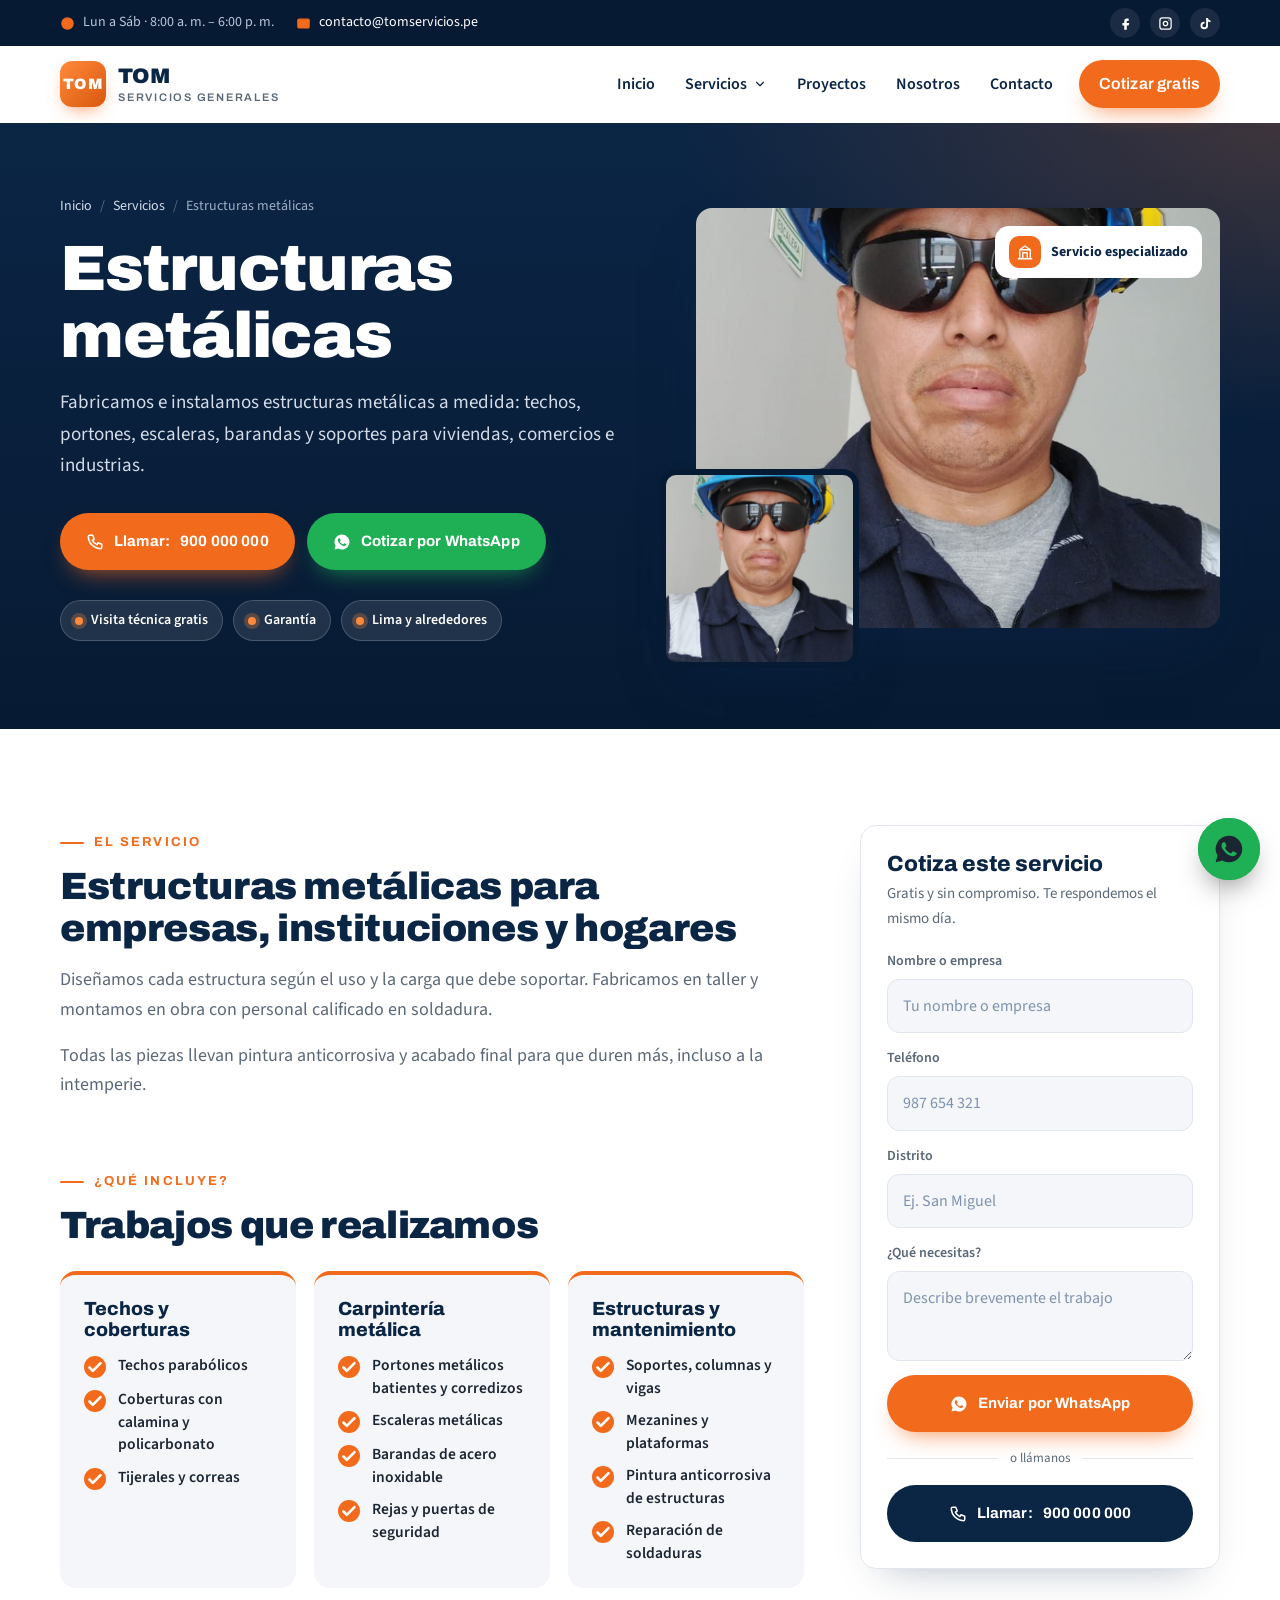
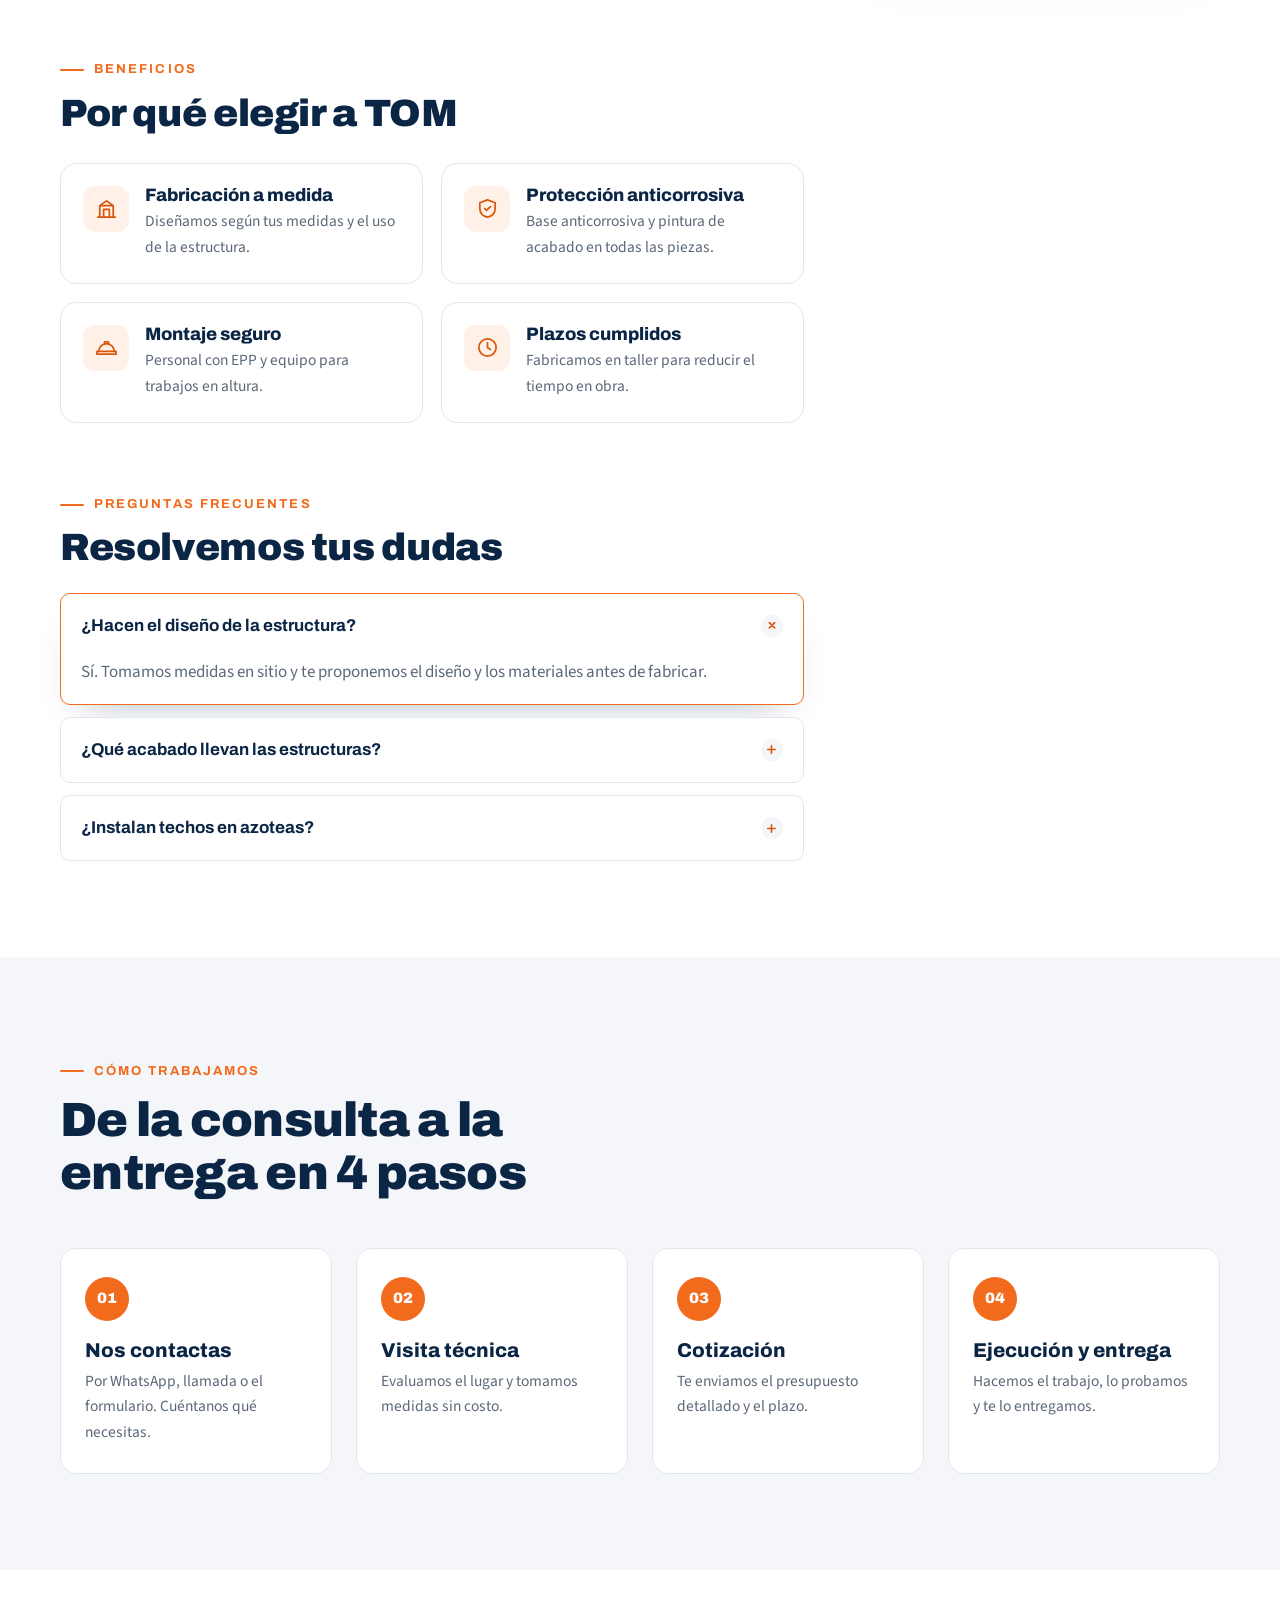
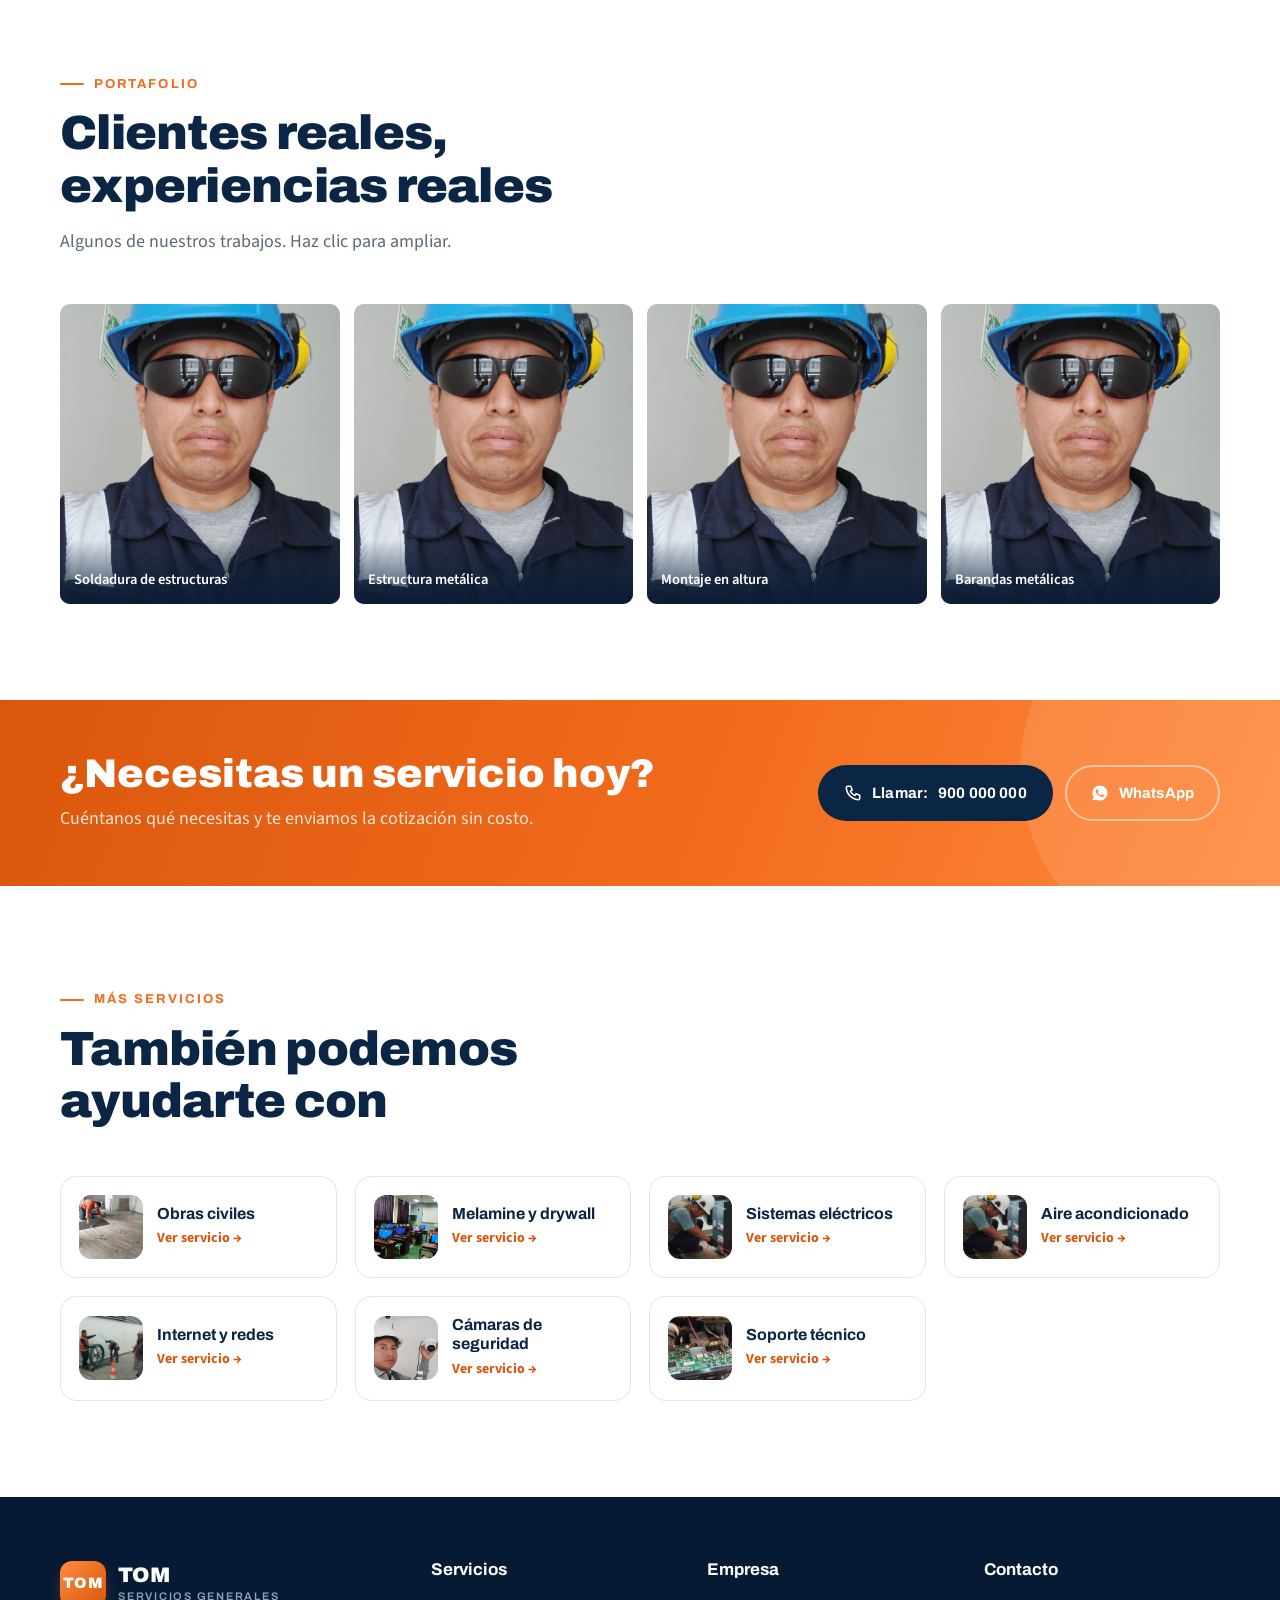
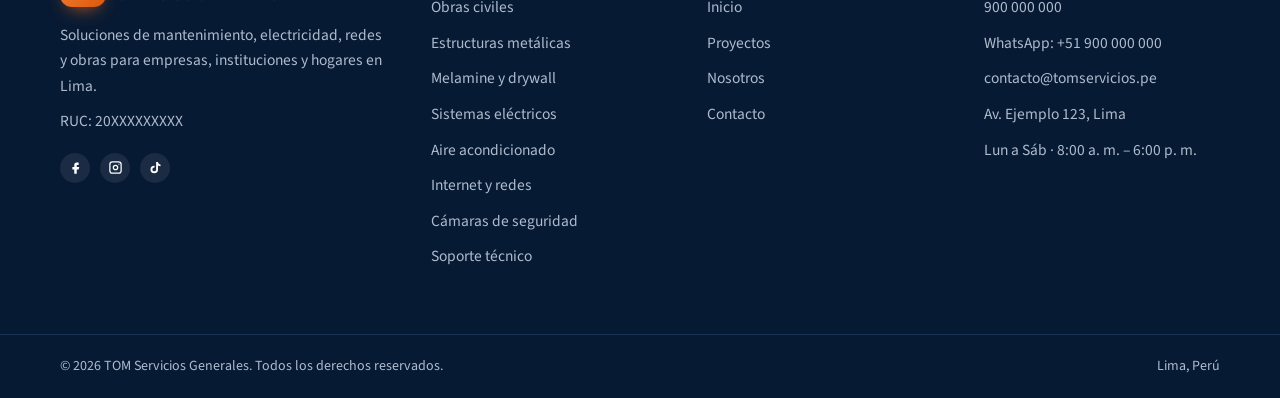
<file: estructuras-metalicas.html>
<!DOCTYPE html>
<html lang="es">
<head>
<meta charset="utf-8">
<meta name="viewport" content="width=device-width, initial-scale=1, viewport-fit=cover">
<title>Estructuras metálicas en Lima | TOM Servicios Generales</title>
<meta name="description" content="Fabricamos e instalamos estructuras metálicas a medida: techos, portones, escaleras, barandas y soportes para viviendas, comercios e industrias.">
<meta name="theme-color" content="#0B2545">
<meta property="og:type" content="website">
<meta property="og:title" content="Estructuras metálicas en Lima | TOM Servicios Generales">
<meta property="og:description" content="Fabricamos e instalamos estructuras metálicas a medida: techos, portones, escaleras, barandas y soportes para viviendas, comercios e industrias.">
<meta property="og:image" content="assets/img/seguridad-epp.jpg">
<link rel="icon" href="assets/img/favicon.svg" type="image/svg+xml">
<link rel="preconnect" href="https://fonts.googleapis.com">
<link rel="preconnect" href="https://fonts.gstatic.com" crossorigin>
<link rel="stylesheet" href="https://fonts.googleapis.com/css2?family=Archivo:wght@500;700;800;900&family=Source+Sans+3:wght@400;600;700&display=swap">
<link rel="stylesheet" href="assets/css/styles.css">
<script>document.documentElement.classList.add("js")</script>
</head>
<body>
<a class="skip" href="#contenido">Saltar al contenido</a>
<div class="topbar">
  <div class="wrap">
    <div class="info">
      <span><svg viewBox="0 0 24 24" fill="none" stroke="#F26B1D" stroke-width="2" stroke-linecap="round" stroke-linejoin="round" aria-hidden="true"><circle cx="12" cy="12" r="9"/><path d="M12 7v5l3 2"/></svg><span data-emp="horario">Lun a Sáb · 8:00 a. m. – 6:00 p. m.</span></span>
      <span class="hide-sm"><svg viewBox="0 0 24 24" fill="none" stroke="#F26B1D" stroke-width="2" stroke-linecap="round" stroke-linejoin="round" aria-hidden="true"><rect x="3" y="5" width="18" height="14" rx="2"/><path d="M3 7l9 6 9-6"/></svg><a data-href="mail" href="#"><span data-emp="correo">contacto@tomservicios.pe</span></a></span>
    </div>
    <div class="social">
      <a data-href="facebook" href="#" target="_blank" rel="noopener" aria-label="Facebook"><svg viewBox="0 0 24 24" aria-hidden="true"><path d="M14 8h3V4h-3a4 4 0 00-4 4v3H7v4h3v7h4v-7h3l1-4h-4V8z"/></svg></a>
      <a data-href="instagram" href="#" target="_blank" rel="noopener" aria-label="Instagram"><svg viewBox="0 0 24 24" aria-hidden="true"><path d="M7 2h10a5 5 0 015 5v10a5 5 0 01-5 5H7a5 5 0 01-5-5V7a5 5 0 015-5zm0 2a3 3 0 00-3 3v10a3 3 0 003 3h10a3 3 0 003-3V7a3 3 0 00-3-3zm5 3.5a4.5 4.5 0 110 9 4.5 4.5 0 010-9zm0 2a2.5 2.5 0 100 5 2.5 2.5 0 000-5zM17.5 5.5a1 1 0 110 2 1 1 0 010-2z"/></svg></a>
      <a data-href="tiktok" href="#" target="_blank" rel="noopener" aria-label="TikTok"><svg viewBox="0 0 24 24" aria-hidden="true"><path d="M16 3c.3 2.2 1.8 3.8 4 4v3c-1.5 0-2.9-.5-4-1.2V15a6 6 0 11-6-6h.5v3.1H10a3 3 0 103 3V3z"/></svg></a>
    </div>
  </div>
</div>
<header class="header">
  <div class="wrap">
    <a class="brand" href="index.html" aria-label="TOM Servicios Generales, inicio">
      <span class="brand-mark">TOM</span>
      <span class="brand-name">TOM<small>Servicios Generales</small></span>
    </a>
    <nav class="nav" id="nav" aria-label="Menú principal">
      <a href="index.html">Inicio</a>
      <div class="dd">
        <button type="button" aria-expanded="false" aria-haspopup="true" class="active">Servicios <svg viewBox="0 0 24 24" fill="none" stroke="currentColor" stroke-width="2" stroke-linecap="round" stroke-linejoin="round" aria-hidden="true"><path d="M6 9l6 6 6-6"/></svg></button>
        <div class="dd-menu"><a href="obras-civiles.html"><span class="ic" aria-hidden="true"><svg viewBox="0 0 24 24"><rect x="3" y="4" width="18" height="16" rx="1"/><path d="M3 9.3h18M3 14.7h18M9 4v5.3M15 9.3v5.4M9 14.7V20"/></svg></span>Obras civiles</a><a href="estructuras-metalicas.html"><span class="ic" aria-hidden="true"><svg viewBox="0 0 24 24"><path d="M3 21h18M5 21V9l7-5 7 5v12M5 9h14M9 21v-8h6v8"/></svg></span>Estructuras metálicas</a><a href="melamine-y-drywall.html"><span class="ic" aria-hidden="true"><svg viewBox="0 0 24 24"><path d="M3 8h18M5 8v12M19 8v12M5 13h6v7"/></svg></span>Melamine y drywall</a><a href="sistemas-electricos.html"><span class="ic" aria-hidden="true"><svg viewBox="0 0 24 24"><path d="M13 2L4 14h7l-1 8 9-12h-7z"/></svg></span>Sistemas eléctricos</a><a href="aire-acondicionado.html"><span class="ic" aria-hidden="true"><svg viewBox="0 0 24 24"><path d="M12 2v20M4.9 6.5l14.2 11M19.1 6.5L4.9 17.5M9 4l3 2 3-2M9 20l3-2 3 2"/></svg></span>Aire acondicionado</a><a href="instalaciones-de-internet.html"><span class="ic" aria-hidden="true"><svg viewBox="0 0 24 24"><path d="M2 8.5a15 15 0 0120 0M5 12a10 10 0 0114 0M8.5 15.5a5 5 0 017 0"/><circle cx="12" cy="19" r="1.2"/></svg></span>Internet y redes</a><a href="camaras-de-seguridad.html"><span class="ic" aria-hidden="true"><svg viewBox="0 0 24 24"><path d="M3 5h18v4a9 9 0 01-18 0z"/><circle cx="12" cy="10" r="3"/></svg></span>Cámaras de seguridad</a><a href="soporte-tecnico.html"><span class="ic" aria-hidden="true"><svg viewBox="0 0 24 24"><rect x="2" y="3" width="20" height="13" rx="2"/><path d="M8 21h8M12 16v5"/></svg></span>Soporte técnico</a></div>
      </div>
      <a href="index.html#proyectos">Proyectos</a>
      <a href="index.html#nosotros">Nosotros</a>
      <a href="index.html#contacto">Contacto</a>
      <a class="btn btn-orange" href="#cotizar">Cotizar gratis</a>
    </nav>
    <button class="burger" type="button" aria-label="Abrir menú" aria-controls="nav" aria-expanded="false"><span></span></button>
  </div>
</header>
<main id="contenido">
<section class="s-hero">
  <div class="wrap">
    <div>
      <nav class="crumbs reveal" aria-label="Ruta"><a href="index.html">Inicio</a><span aria-hidden="true">/</span><a href="index.html#servicios">Servicios</a><span aria-hidden="true">/</span><span>Estructuras metálicas</span></nav>
      <h1 class="reveal">Estructuras metálicas</h1>
      <p class="lead reveal" data-delay="1">Fabricamos e instalamos estructuras metálicas a medida: techos, portones, escaleras, barandas y soportes para viviendas, comercios e industrias.</p>
      <div class="hero-actions reveal" data-delay="2"><a class="btn btn-orange" data-href="tel" href="#"><svg viewBox="0 0 24 24" fill="none" stroke="currentColor" stroke-width="2" stroke-linecap="round" stroke-linejoin="round" aria-hidden="true"><path d="M5 3h4l2 5-2.5 1.5a11 11 0 006 6L16 13l5 2v4a2 2 0 01-2 2A17 17 0 013 5a2 2 0 012-2z"/></svg>Llamar: <span data-emp="telefono">900 000 000</span></a><a class="btn btn-wa" data-href="wa" data-wa-msg="Hola TOM, quiero una cotización de estructuras metálicas." href="#" target="_blank" rel="noopener"><svg viewBox="0 0 24 24" aria-hidden="true"><path d="M12 2a10 10 0 00-8.6 15.1L2 22l5-1.3A10 10 0 1012 2zm5.3 14.1c-.2.6-1.3 1.2-1.8 1.2-.5.1-1 .2-3.3-.7-2.8-1.1-4.5-4-4.7-4.2-.1-.2-1.1-1.5-1.1-2.9s.7-2 1-2.3c.2-.3.5-.3.7-.3h.5c.2 0 .4 0 .6.5l.8 2c.1.2.1.4 0 .5l-.4.6-.4.4c-.1.1-.3.3-.1.6.2.3.8 1.3 1.7 2.1 1.2 1 2.1 1.4 2.4 1.5.3.1.5.1.6-.1l.9-1.1c.2-.3.4-.2.6-.1l1.9.9c.3.1.5.2.5.3.1.2.1.7-.1 1.3z" fill="currentColor"/></svg>Cotizar por WhatsApp</a></div>
      <div class="badges reveal" data-delay="3"><span class="badge">Visita técnica gratis</span><span class="badge">Garantía</span><span class="badge">Lima y alrededores</span></div>
    </div>
    <div class="s-hero-media reveal" data-delay="1">
      <img src="https://images.unsplash.com/photo-1504917595217-d4dc5ebe6122?auto=format&fit=crop&w=1200&q=75" alt="Estructuras metálicas" data-fallback="assets/img/seguridad-epp.jpg" class="m1" fetchpriority="high" style="object-position:50% 50%">
      <img src="https://images.unsplash.com/photo-1587582423116-ec07293f0395?auto=format&fit=crop&w=700&q=75" alt="Trabajo de TOM" data-fallback="assets/img/seguridad-epp.jpg" class="m2" loading="lazy">
      <span class="chip"><span class="ic" aria-hidden="true"><svg viewBox="0 0 24 24"><path d="M3 21h18M5 21V9l7-5 7 5v12M5 9h14M9 21v-8h6v8"/></svg></span>Servicio especializado</span>
    </div>
  </div>
</section>

<section class="sec">
  <div class="wrap s-main">
    <div>
      <div class="s-block reveal">
        <span class="kicker">El servicio</span>
        <h2>Estructuras metálicas para empresas, instituciones y hogares</h2>
        <div class="prose"><p>Diseñamos cada estructura según el uso y la carga que debe soportar. Fabricamos en taller y montamos en obra con personal calificado en soldadura.</p><p>Todas las piezas llevan pintura anticorrosiva y acabado final para que duren más, incluso a la intemperie.</p></div>
      </div>
      <div class="s-block">
        <span class="kicker reveal">¿Qué incluye?</span>
        <h2 class="reveal">Trabajos que realizamos</h2>
        <div class="inc-groups"><div class="inc-group reveal" data-delay="0"><h3>Techos y coberturas</h3><ul class="checks"><li>Techos parabólicos</li><li>Coberturas con calamina y policarbonato</li><li>Tijerales y correas</li></ul></div><div class="inc-group reveal" data-delay="1"><h3>Carpintería metálica</h3><ul class="checks"><li>Portones metálicos batientes y corredizos</li><li>Escaleras metálicas</li><li>Barandas de acero inoxidable</li><li>Rejas y puertas de seguridad</li></ul></div><div class="inc-group reveal" data-delay="2"><h3>Estructuras y mantenimiento</h3><ul class="checks"><li>Soportes, columnas y vigas</li><li>Mezanines y plataformas</li><li>Pintura anticorrosiva de estructuras</li><li>Reparación de soldaduras</li></ul></div></div>
      </div>
      <div class="s-block">
        <span class="kicker reveal">Beneficios</span>
        <h2 class="reveal">Por qué elegir a TOM</h2>
        <div class="benefits"><div class="benefit reveal" data-delay="0"><span class="ic" aria-hidden="true"><svg viewBox="0 0 24 24"><path d="M3 21h18M5 21V9l7-5 7 5v12M5 9h14M9 21v-8h6v8"/></svg></span><div><h3>Fabricación a medida</h3><p>Diseñamos según tus medidas y el uso de la estructura.</p></div></div><div class="benefit reveal" data-delay="1"><span class="ic" aria-hidden="true"><svg viewBox="0 0 24 24"><path d="M12 3l8 3v6c0 5-3.5 8-8 9-4.5-1-8-4-8-9V6z"/><path d="M9 12l2 2 4-4"/></svg></span><div><h3>Protección anticorrosiva</h3><p>Base anticorrosiva y pintura de acabado en todas las piezas.</p></div></div><div class="benefit reveal" data-delay="0"><span class="ic" aria-hidden="true"><svg viewBox="0 0 24 24"><path d="M4 16a8 8 0 0116 0"/><path d="M2 16h20v3H2zM10 8.5V6h4v2.5"/></svg></span><div><h3>Montaje seguro</h3><p>Personal con EPP y equipo para trabajos en altura.</p></div></div><div class="benefit reveal" data-delay="1"><span class="ic" aria-hidden="true"><svg viewBox="0 0 24 24"><circle cx="12" cy="12" r="9"/><path d="M12 7v5l3 2"/></svg></span><div><h3>Plazos cumplidos</h3><p>Fabricamos en taller para reducir el tiempo en obra.</p></div></div></div>
      </div>
      <div class="s-block">
        <span class="kicker reveal">Preguntas frecuentes</span>
        <h2 class="reveal">Resolvemos tus dudas</h2>
        <div class="faq reveal"><details open><summary>¿Hacen el diseño de la estructura?</summary><div class="ans">Sí. Tomamos medidas en sitio y te proponemos el diseño y los materiales antes de fabricar.</div></details><details><summary>¿Qué acabado llevan las estructuras?</summary><div class="ans">Base anticorrosiva y esmalte o pintura epóxica, según si la estructura estará bajo techo o a la intemperie.</div></details><details><summary>¿Instalan techos en azoteas?</summary><div class="ans">Sí. Instalamos techos parabólicos y coberturas en azoteas, patios y cocheras.</div></details></div>
      </div>
    </div>
    <aside id="cotizar">
      <form class="side-card reveal" data-wa-form novalidate>
        <h3>Cotiza este servicio</h3>
        <p>Gratis y sin compromiso. Te respondemos el mismo día.</p>
        <input type="hidden" name="servicio" value="Estructuras metálicas">
        <div class="field"><label for="c-nombre">Nombre o empresa</label><input id="c-nombre" name="nombre" required placeholder="Tu nombre o empresa" autocomplete="name"></div>
        <div class="field"><label for="c-telefono">Teléfono</label><input id="c-telefono" name="telefono" required inputmode="tel" placeholder="987 654 321" autocomplete="tel"></div>
        <div class="field"><label for="c-distrito">Distrito</label><input id="c-distrito" name="distrito" placeholder="Ej. San Miguel"></div>
        <div class="field"><label for="c-mensaje">¿Qué necesitas?</label><textarea id="c-mensaje" name="mensaje" placeholder="Describe brevemente el trabajo"></textarea></div>
        <button class="btn btn-orange btn-block" type="submit"><svg viewBox="0 0 24 24" aria-hidden="true"><path d="M12 2a10 10 0 00-8.6 15.1L2 22l5-1.3A10 10 0 1012 2zm5.3 14.1c-.2.6-1.3 1.2-1.8 1.2-.5.1-1 .2-3.3-.7-2.8-1.1-4.5-4-4.7-4.2-.1-.2-1.1-1.5-1.1-2.9s.7-2 1-2.3c.2-.3.5-.3.7-.3h.5c.2 0 .4 0 .6.5l.8 2c.1.2.1.4 0 .5l-.4.6-.4.4c-.1.1-.3.3-.1.6.2.3.8 1.3 1.7 2.1 1.2 1 2.1 1.4 2.4 1.5.3.1.5.1.6-.1l.9-1.1c.2-.3.4-.2.6-.1l1.9.9c.3.1.5.2.5.3.1.2.1.7-.1 1.3z" fill="currentColor"/></svg>Enviar por WhatsApp</button>
        <div class="form-msg" hidden></div>
        <div class="or">o llámanos</div>
        <div class="btns"><a class="btn btn-navy btn-block" data-href="tel" href="#"><svg viewBox="0 0 24 24" fill="none" stroke="currentColor" stroke-width="2" stroke-linecap="round" stroke-linejoin="round" aria-hidden="true"><path d="M5 3h4l2 5-2.5 1.5a11 11 0 006 6L16 13l5 2v4a2 2 0 01-2 2A17 17 0 013 5a2 2 0 012-2z"/></svg>Llamar: <span data-emp="telefono">900 000 000</span></a></div>
      </form>
    </aside>
  </div>
</section>

<section class="sec bg-soft">
  <div class="wrap">
    <div class="sec-head reveal"><span class="kicker">Cómo trabajamos</span><h2>De la consulta a la entrega en 4 pasos</h2></div>
    <ol class="steps" style="list-style:none;padding:0;margin:0"><li class="step light reveal" data-delay="0"><span class="num">01</span><h3>Nos contactas</h3><p>Por WhatsApp, llamada o el formulario. Cuéntanos qué necesitas.</p></li><li class="step light reveal" data-delay="1"><span class="num">02</span><h3>Visita técnica</h3><p>Evaluamos el lugar y tomamos medidas sin costo.</p></li><li class="step light reveal" data-delay="2"><span class="num">03</span><h3>Cotización</h3><p>Te enviamos el presupuesto detallado y el plazo.</p></li><li class="step light reveal" data-delay="3"><span class="num">04</span><h3>Ejecución y entrega</h3><p>Hacemos el trabajo, lo probamos y te lo entregamos.</p></li></ol>
  </div>
</section>

<section class="sec">
  <div class="wrap">
    <div class="sec-head reveal"><span class="kicker">Portafolio</span><h2>Clientes reales, experiencias reales</h2><p>Algunos de nuestros trabajos. Haz clic para ampliar.</p></div>
    <div class="reveal"><div class="gallery gallery-row" style="--n:4"><button type="button" data-cap="Soldadura de estructuras"><img src="https://images.unsplash.com/photo-1698664683348-f9f35b809821?auto=format&fit=crop&w=900&q=75" alt="Soldadura de estructuras" data-fallback="assets/img/seguridad-epp.jpg" loading="lazy"><span class="cap">Soldadura de estructuras</span></button><button type="button" data-cap="Estructura metálica"><img src="https://images.unsplash.com/photo-1509024368907-57294758cfc5?auto=format&fit=crop&w=900&q=75" alt="Estructura metálica" data-fallback="assets/img/seguridad-epp.jpg" loading="lazy"><span class="cap">Estructura metálica</span></button><button type="button" data-cap="Montaje en altura"><img src="https://images.unsplash.com/photo-1587582423116-ec07293f0395?auto=format&fit=crop&w=900&q=75" alt="Montaje en altura" data-fallback="assets/img/seguridad-epp.jpg" loading="lazy"><span class="cap">Montaje en altura</span></button><button type="button" data-cap="Barandas metálicas"><img src="https://images.unsplash.com/photo-1562088997-ed2fbeef1cd6?auto=format&fit=crop&w=900&q=75" alt="Barandas metálicas" data-fallback="assets/img/seguridad-epp.jpg" loading="lazy"><span class="cap">Barandas metálicas</span></button></div></div>
  </div>
</section>

<section class="cta-band">
  <div class="wrap">
    <div class="reveal"><h2>¿Necesitas un servicio hoy?</h2><p>Cuéntanos qué necesitas y te enviamos la cotización sin costo.</p></div>
    <div class="actions reveal" data-delay="1"><a class="btn btn-navy" data-href="tel" href="#"><svg viewBox="0 0 24 24" fill="none" stroke="currentColor" stroke-width="2" stroke-linecap="round" stroke-linejoin="round" aria-hidden="true"><path d="M5 3h4l2 5-2.5 1.5a11 11 0 006 6L16 13l5 2v4a2 2 0 01-2 2A17 17 0 013 5a2 2 0 012-2z"/></svg>Llamar: <span data-emp="telefono">900 000 000</span></a><a class="btn btn-ghost" data-href="wa" data-wa-msg="Hola TOM, quiero una cotización." href="#" target="_blank" rel="noopener"><svg viewBox="0 0 24 24" aria-hidden="true"><path d="M12 2a10 10 0 00-8.6 15.1L2 22l5-1.3A10 10 0 1012 2zm5.3 14.1c-.2.6-1.3 1.2-1.8 1.2-.5.1-1 .2-3.3-.7-2.8-1.1-4.5-4-4.7-4.2-.1-.2-1.1-1.5-1.1-2.9s.7-2 1-2.3c.2-.3.5-.3.7-.3h.5c.2 0 .4 0 .6.5l.8 2c.1.2.1.4 0 .5l-.4.6-.4.4c-.1.1-.3.3-.1.6.2.3.8 1.3 1.7 2.1 1.2 1 2.1 1.4 2.4 1.5.3.1.5.1.6-.1l.9-1.1c.2-.3.4-.2.6-.1l1.9.9c.3.1.5.2.5.3.1.2.1.7-.1 1.3z" fill="currentColor"/></svg>WhatsApp</a></div>
  </div>
</section>
<section class="sec">
  <div class="wrap">
    <div class="sec-head reveal"><span class="kicker">Más servicios</span><h2>También podemos ayudarte con</h2></div>
    <div class="others"><a class="other reveal" href="obras-civiles.html"><img src="https://images.unsplash.com/photo-1517581177682-a085bb7ffb15?auto=format&fit=crop&w=200&q=75" alt="" data-fallback="assets/img/porcelanato.jpg" loading="lazy"><div><strong>Obras civiles</strong><span>Ver servicio →</span></div></a><a class="other reveal" href="melamine-y-drywall.html"><img src="https://images.unsplash.com/photo-1600489000022-c2086d79f9d4?auto=format&fit=crop&w=200&q=75" alt="" data-fallback="assets/img/laboratorio.jpg" loading="lazy"><div><strong>Melamine y drywall</strong><span>Ver servicio →</span></div></a><a class="other reveal" href="sistemas-electricos.html"><img src="https://images.unsplash.com/photo-1621905251189-08b45d6a269e?auto=format&fit=crop&w=200&q=75" alt="" data-fallback="assets/img/electrico-ups.jpg" loading="lazy"><div><strong>Sistemas eléctricos</strong><span>Ver servicio →</span></div></a><a class="other reveal" href="aire-acondicionado.html"><img src="https://images.unsplash.com/photo-1606421753414-8d165c9d48e5?auto=format&fit=crop&w=200&q=75" alt="" data-fallback="assets/img/electrico-ups.jpg" loading="lazy"><div><strong>Aire acondicionado</strong><span>Ver servicio →</span></div></a><a class="other reveal" href="instalaciones-de-internet.html"><img src="https://images.unsplash.com/photo-1544197150-b99a580bb7a8?auto=format&fit=crop&w=200&q=75" alt="" data-fallback="assets/img/fibra-equipo.jpg" loading="lazy"><div><strong>Internet y redes</strong><span>Ver servicio →</span></div></a><a class="other reveal" href="camaras-de-seguridad.html"><img src="https://images.unsplash.com/photo-1557597774-9d273605dfa9?auto=format&fit=crop&w=200&q=75" alt="" data-fallback="assets/img/camaras.jpg" loading="lazy"><div><strong>Cámaras de seguridad</strong><span>Ver servicio →</span></div></a><a class="other reveal" href="soporte-tecnico.html"><img src="https://images.unsplash.com/photo-1604754742629-3e5728249d73?auto=format&fit=crop&w=200&q=75" alt="" data-fallback="assets/img/proyector.jpg" loading="lazy"><div><strong>Soporte técnico</strong><span>Ver servicio →</span></div></a></div>
  </div>
</section>
</main>
<footer class="footer">
  <div class="wrap cols">
    <div>
      <a class="brand" href="index.html"><span class="brand-mark">TOM</span><span class="brand-name">TOM<small>Servicios Generales</small></span></a>
      <p class="about-f">Soluciones de mantenimiento, electricidad, redes y obras para empresas, instituciones y hogares en Lima.</p>
      <p style="margin-top:10px">RUC: <span data-emp="ruc">20XXXXXXXXX</span></p>
      <div class="social">
        <a data-href="facebook" href="#" target="_blank" rel="noopener" aria-label="Facebook"><svg viewBox="0 0 24 24" aria-hidden="true"><path d="M14 8h3V4h-3a4 4 0 00-4 4v3H7v4h3v7h4v-7h3l1-4h-4V8z"/></svg></a>
        <a data-href="instagram" href="#" target="_blank" rel="noopener" aria-label="Instagram"><svg viewBox="0 0 24 24" aria-hidden="true"><path d="M7 2h10a5 5 0 015 5v10a5 5 0 01-5 5H7a5 5 0 01-5-5V7a5 5 0 015-5zm0 2a3 3 0 00-3 3v10a3 3 0 003 3h10a3 3 0 003-3V7a3 3 0 00-3-3zm5 3.5a4.5 4.5 0 110 9 4.5 4.5 0 010-9zm0 2a2.5 2.5 0 100 5 2.5 2.5 0 000-5zM17.5 5.5a1 1 0 110 2 1 1 0 010-2z"/></svg></a>
        <a data-href="tiktok" href="#" target="_blank" rel="noopener" aria-label="TikTok"><svg viewBox="0 0 24 24" aria-hidden="true"><path d="M16 3c.3 2.2 1.8 3.8 4 4v3c-1.5 0-2.9-.5-4-1.2V15a6 6 0 11-6-6h.5v3.1H10a3 3 0 103 3V3z"/></svg></a>
      </div>
    </div>
    <div><h4>Servicios</h4><ul><li><a href="obras-civiles.html">Obras civiles</a></li><li><a href="estructuras-metalicas.html">Estructuras metálicas</a></li><li><a href="melamine-y-drywall.html">Melamine y drywall</a></li><li><a href="sistemas-electricos.html">Sistemas eléctricos</a></li><li><a href="aire-acondicionado.html">Aire acondicionado</a></li><li><a href="instalaciones-de-internet.html">Internet y redes</a></li><li><a href="camaras-de-seguridad.html">Cámaras de seguridad</a></li><li><a href="soporte-tecnico.html">Soporte técnico</a></li></ul></div>
    <div><h4>Empresa</h4><ul><li><a href="index.html">Inicio</a></li><li><a href="index.html#proyectos">Proyectos</a></li><li><a href="index.html#nosotros">Nosotros</a></li><li><a href="index.html#contacto">Contacto</a></li></ul></div>
    <div><h4>Contacto</h4><ul>
      <li><a data-href="tel" href="#"><span data-emp="telefono">900 000 000</span></a></li>
      <li><a data-href="wa" href="#" target="_blank" rel="noopener">WhatsApp: <span data-emp="whatsappTexto">+51 900 000 000</span></a></li>
      <li><a data-href="mail" href="#"><span data-emp="correo">contacto@tomservicios.pe</span></a></li>
      <li><span data-emp="direccion">Av. Ejemplo 123, Lima</span></li>
      <li><span data-emp="horario">Lun a Sáb · 8:00 a. m. – 6:00 p. m.</span></li>
    </ul></div>
  </div>
  <div class="copy"><div class="wrap"><span>© <span data-year>2026</span> TOM Servicios Generales. Todos los derechos reservados.</span><span>Lima, Perú</span></div></div>
</footer>
<a class="wa-float" data-href="wa" href="#" target="_blank" rel="noopener" aria-label="Escríbenos por WhatsApp"><svg viewBox="0 0 24 24" aria-hidden="true"><path d="M12 2a10 10 0 00-8.6 15.1L2 22l5-1.3A10 10 0 1012 2zm5.3 14.1c-.2.6-1.3 1.2-1.8 1.2-.5.1-1 .2-3.3-.7-2.8-1.1-4.5-4-4.7-4.2-.1-.2-1.1-1.5-1.1-2.9s.7-2 1-2.3c.2-.3.5-.3.7-.3h.5c.2 0 .4 0 .6.5l.8 2c.1.2.1.4 0 .5l-.4.6-.4.4c-.1.1-.3.3-.1.6.2.3.8 1.3 1.7 2.1 1.2 1 2.1 1.4 2.4 1.5.3.1.5.1.6-.1l.9-1.1c.2-.3.4-.2.6-.1l1.9.9c.3.1.5.2.5.3.1.2.1.7-.1 1.3z" fill="currentColor"/></svg></a>
<button class="to-top" type="button" aria-label="Volver arriba"><svg viewBox="0 0 24 24"><path d="M6 15l6-6 6 6"/></svg></button>
<script src="assets/js/config.js"></script>
<script src="assets/js/main.js" defer></script>
</body>
</html>
</file>
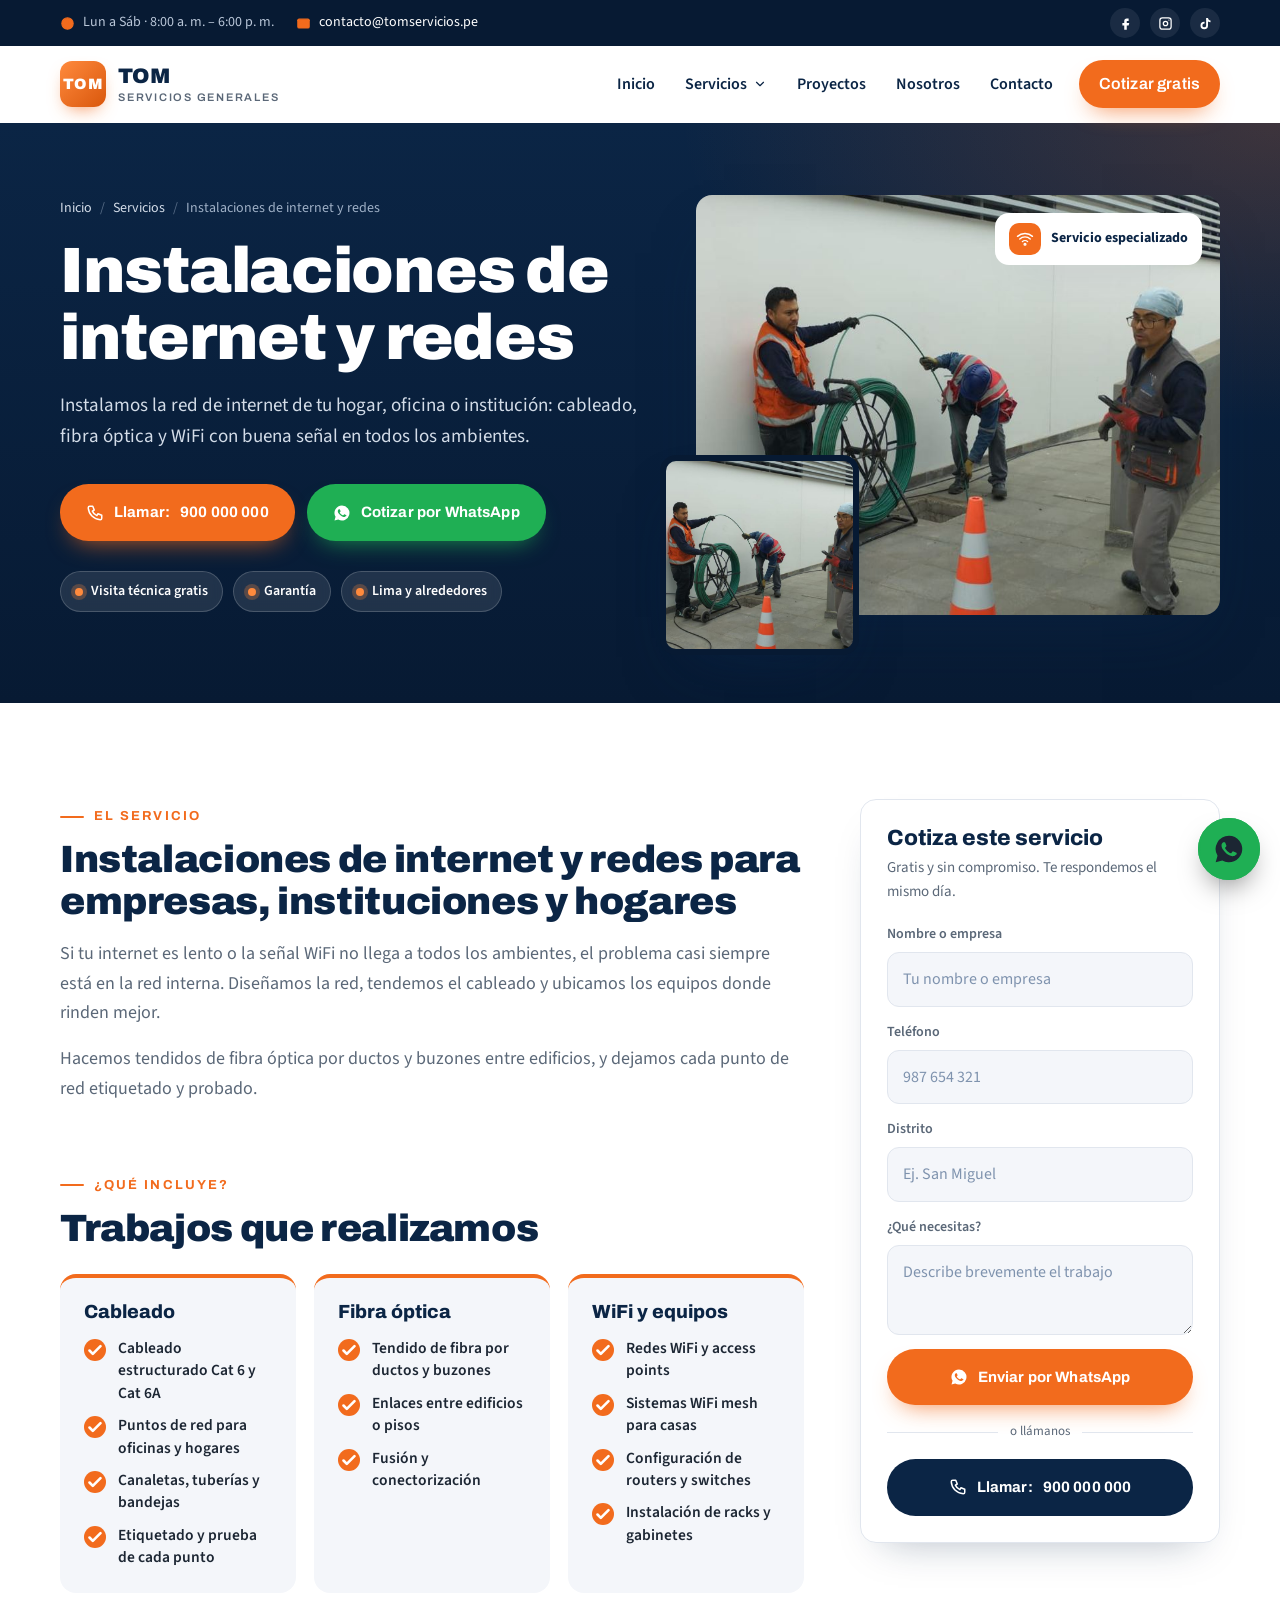
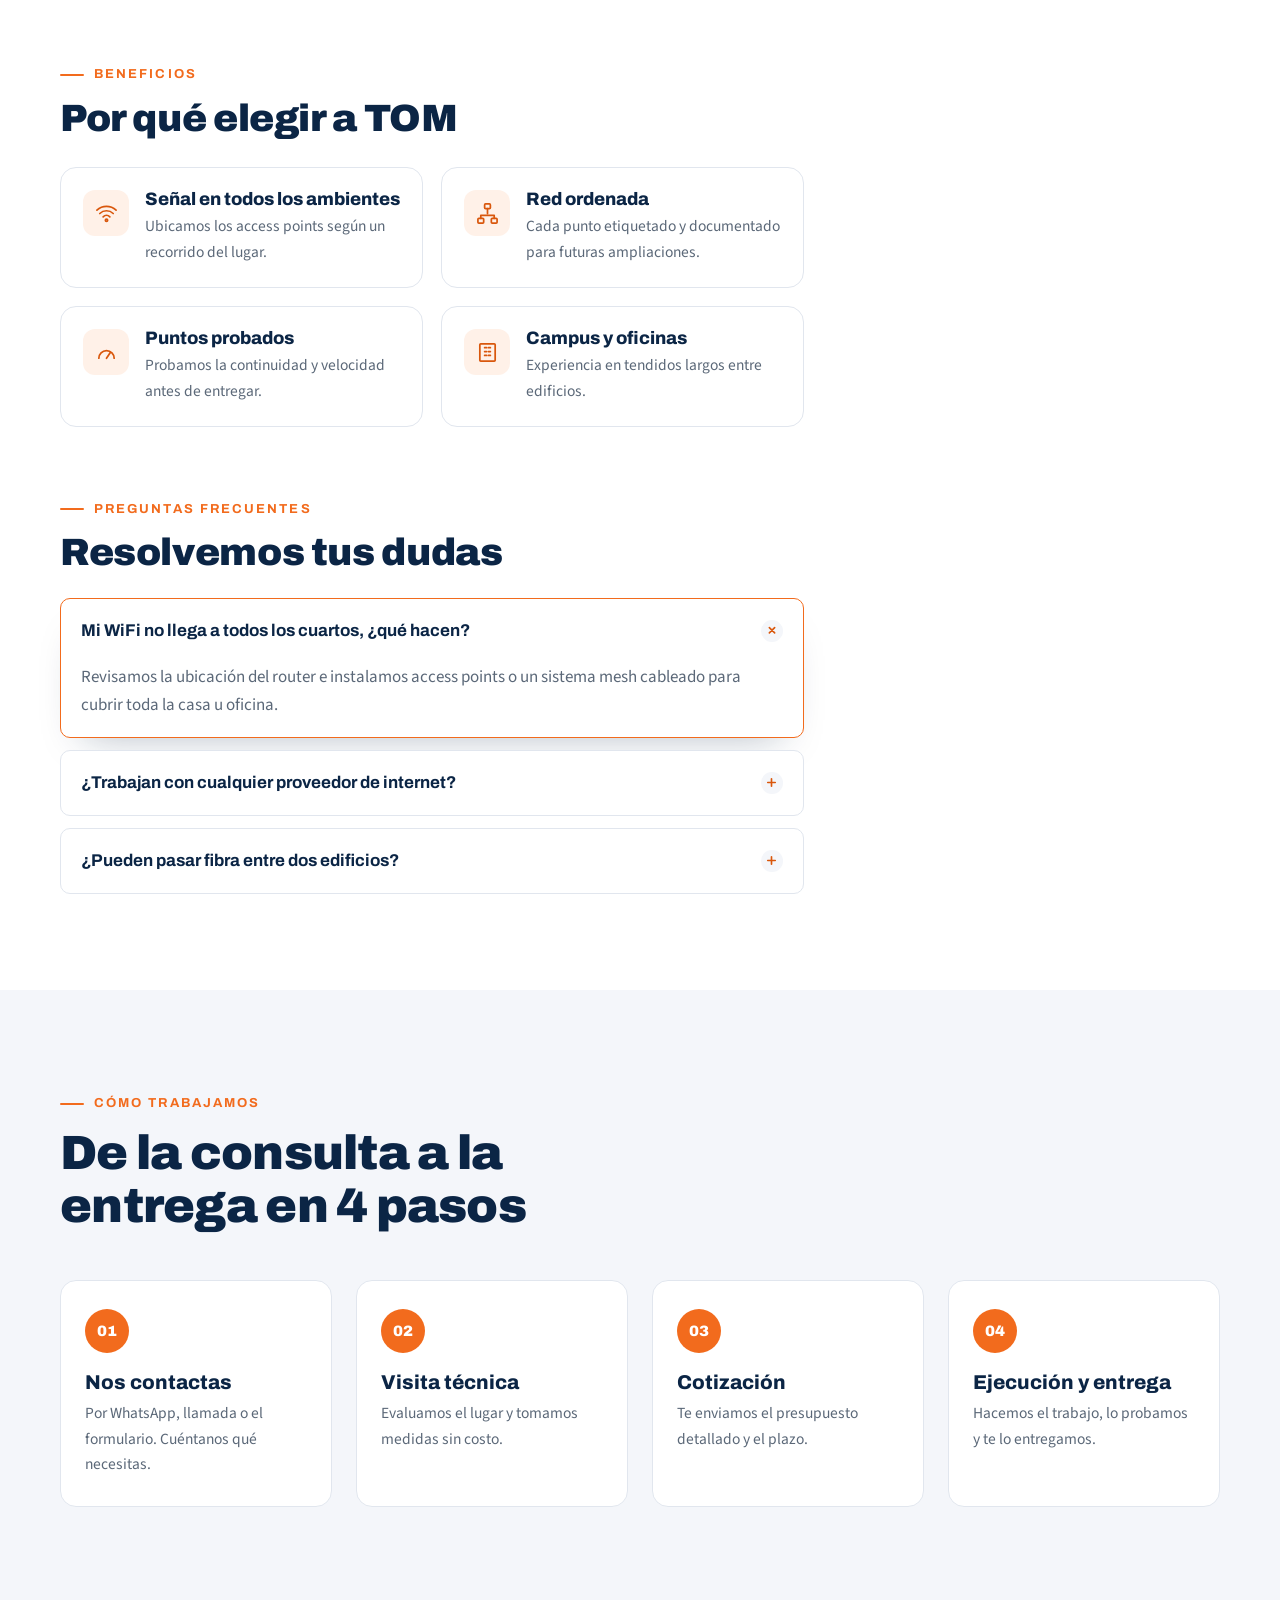
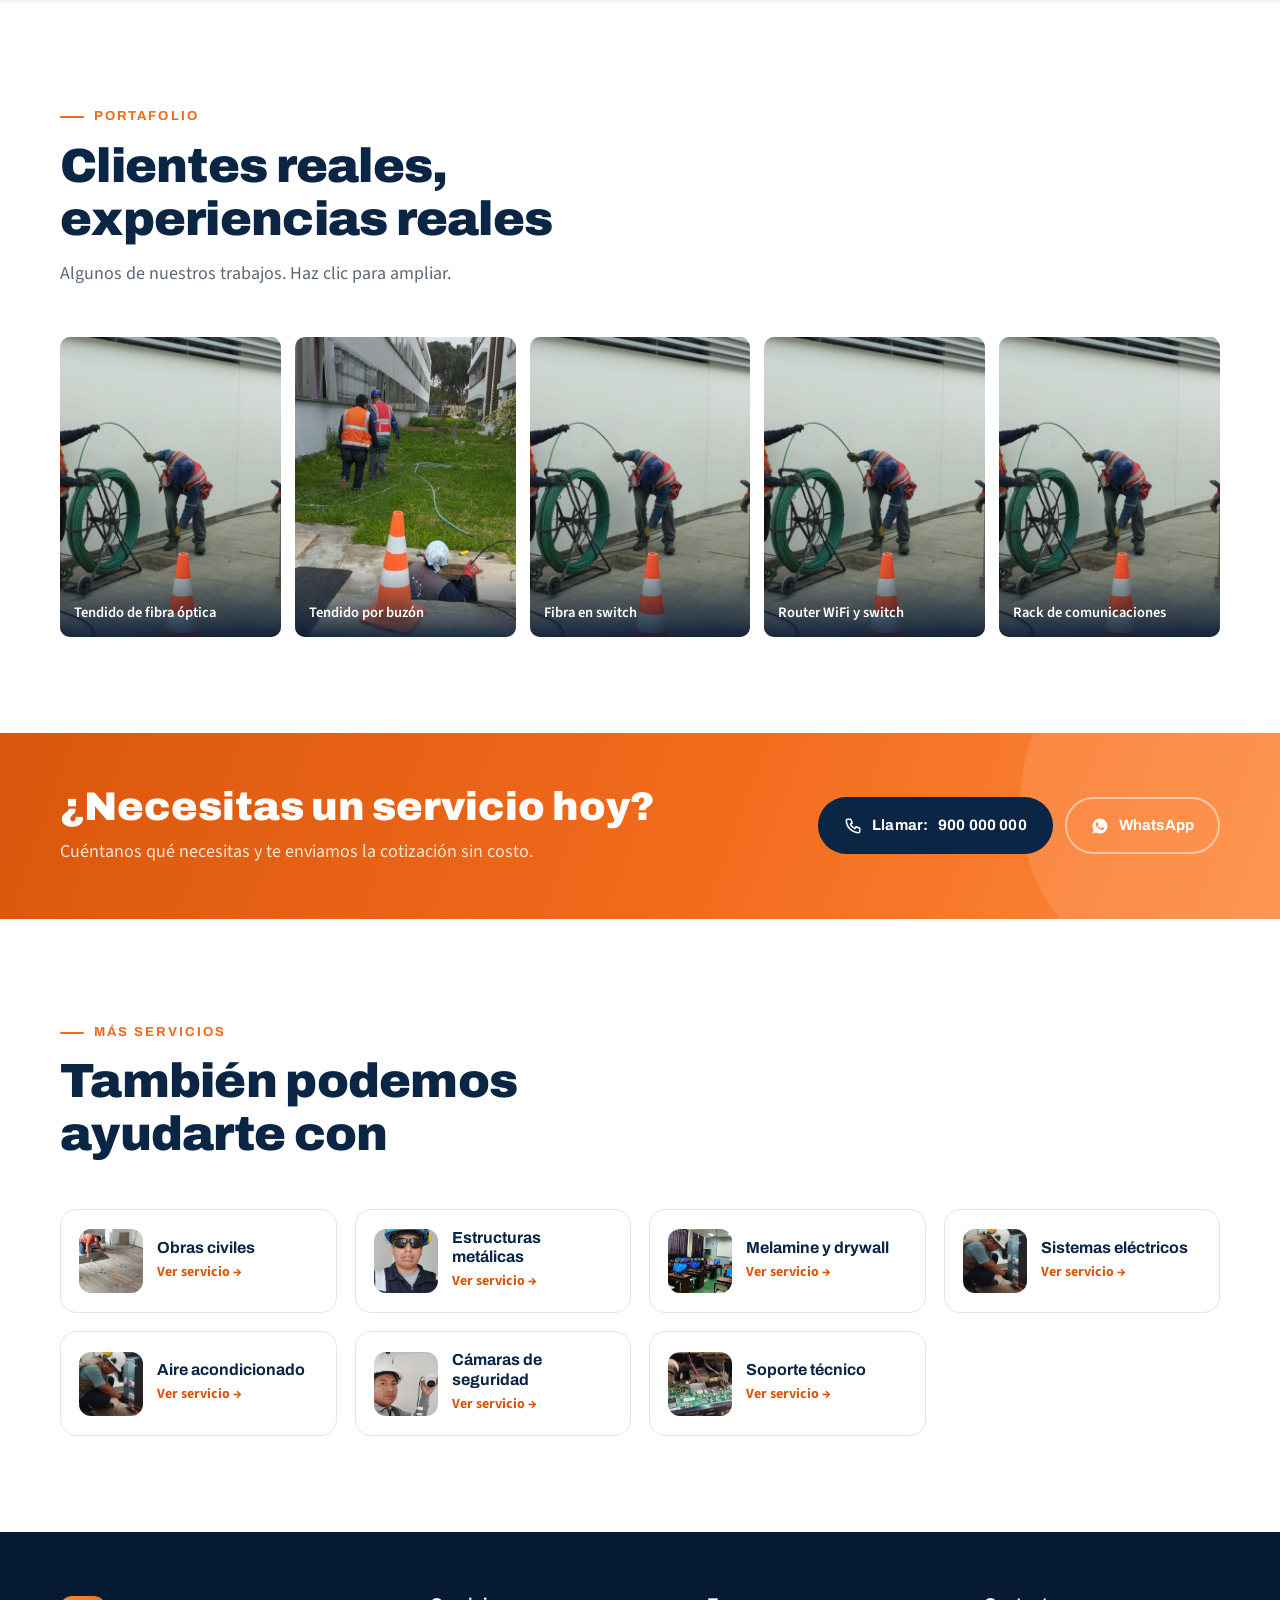
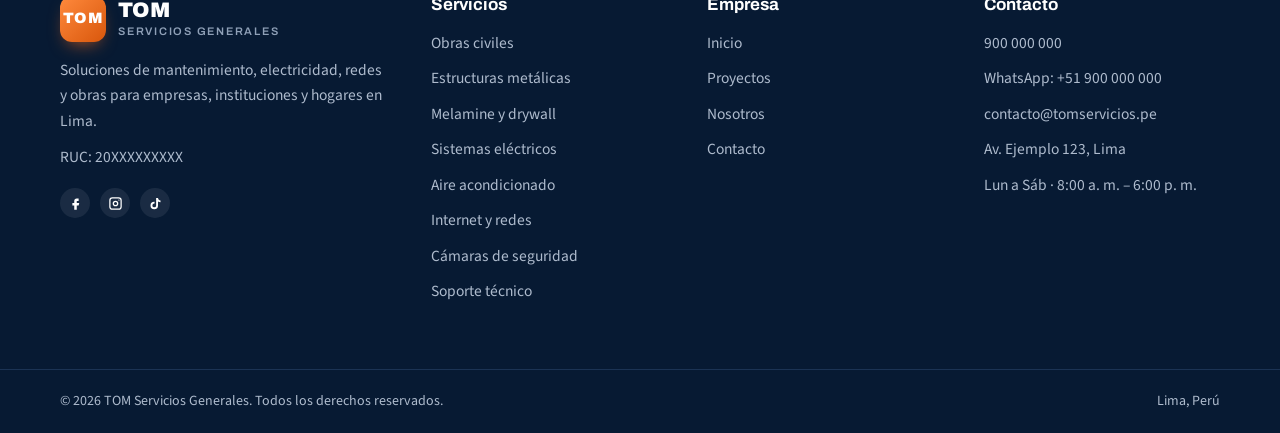
<file: instalaciones-de-internet.html>
<!DOCTYPE html>
<html lang="es">
<head>
<meta charset="utf-8">
<meta name="viewport" content="width=device-width, initial-scale=1, viewport-fit=cover">
<title>Instalaciones de internet y redes en Lima | TOM Servicios Generales</title>
<meta name="description" content="Instalamos la red de internet de tu hogar, oficina o institución: cableado, fibra óptica y WiFi con buena señal en todos los ambientes.">
<meta name="theme-color" content="#0B2545">
<meta property="og:type" content="website">
<meta property="og:title" content="Instalaciones de internet y redes en Lima | TOM Servicios Generales">
<meta property="og:description" content="Instalamos la red de internet de tu hogar, oficina o institución: cableado, fibra óptica y WiFi con buena señal en todos los ambientes.">
<meta property="og:image" content="assets/img/fibra-equipo.jpg">
<link rel="icon" href="assets/img/favicon.svg" type="image/svg+xml">
<link rel="preconnect" href="https://fonts.googleapis.com">
<link rel="preconnect" href="https://fonts.gstatic.com" crossorigin>
<link rel="stylesheet" href="https://fonts.googleapis.com/css2?family=Archivo:wght@500;700;800;900&family=Source+Sans+3:wght@400;600;700&display=swap">
<link rel="stylesheet" href="assets/css/styles.css">
<script>document.documentElement.classList.add("js")</script>
</head>
<body>
<a class="skip" href="#contenido">Saltar al contenido</a>
<div class="topbar">
  <div class="wrap">
    <div class="info">
      <span><svg viewBox="0 0 24 24" fill="none" stroke="#F26B1D" stroke-width="2" stroke-linecap="round" stroke-linejoin="round" aria-hidden="true"><circle cx="12" cy="12" r="9"/><path d="M12 7v5l3 2"/></svg><span data-emp="horario">Lun a Sáb · 8:00 a. m. – 6:00 p. m.</span></span>
      <span class="hide-sm"><svg viewBox="0 0 24 24" fill="none" stroke="#F26B1D" stroke-width="2" stroke-linecap="round" stroke-linejoin="round" aria-hidden="true"><rect x="3" y="5" width="18" height="14" rx="2"/><path d="M3 7l9 6 9-6"/></svg><a data-href="mail" href="#"><span data-emp="correo">contacto@tomservicios.pe</span></a></span>
    </div>
    <div class="social">
      <a data-href="facebook" href="#" target="_blank" rel="noopener" aria-label="Facebook"><svg viewBox="0 0 24 24" aria-hidden="true"><path d="M14 8h3V4h-3a4 4 0 00-4 4v3H7v4h3v7h4v-7h3l1-4h-4V8z"/></svg></a>
      <a data-href="instagram" href="#" target="_blank" rel="noopener" aria-label="Instagram"><svg viewBox="0 0 24 24" aria-hidden="true"><path d="M7 2h10a5 5 0 015 5v10a5 5 0 01-5 5H7a5 5 0 01-5-5V7a5 5 0 015-5zm0 2a3 3 0 00-3 3v10a3 3 0 003 3h10a3 3 0 003-3V7a3 3 0 00-3-3zm5 3.5a4.5 4.5 0 110 9 4.5 4.5 0 010-9zm0 2a2.5 2.5 0 100 5 2.5 2.5 0 000-5zM17.5 5.5a1 1 0 110 2 1 1 0 010-2z"/></svg></a>
      <a data-href="tiktok" href="#" target="_blank" rel="noopener" aria-label="TikTok"><svg viewBox="0 0 24 24" aria-hidden="true"><path d="M16 3c.3 2.2 1.8 3.8 4 4v3c-1.5 0-2.9-.5-4-1.2V15a6 6 0 11-6-6h.5v3.1H10a3 3 0 103 3V3z"/></svg></a>
    </div>
  </div>
</div>
<header class="header">
  <div class="wrap">
    <a class="brand" href="index.html" aria-label="TOM Servicios Generales, inicio">
      <span class="brand-mark">TOM</span>
      <span class="brand-name">TOM<small>Servicios Generales</small></span>
    </a>
    <nav class="nav" id="nav" aria-label="Menú principal">
      <a href="index.html">Inicio</a>
      <div class="dd">
        <button type="button" aria-expanded="false" aria-haspopup="true" class="active">Servicios <svg viewBox="0 0 24 24" fill="none" stroke="currentColor" stroke-width="2" stroke-linecap="round" stroke-linejoin="round" aria-hidden="true"><path d="M6 9l6 6 6-6"/></svg></button>
        <div class="dd-menu"><a href="obras-civiles.html"><span class="ic" aria-hidden="true"><svg viewBox="0 0 24 24"><rect x="3" y="4" width="18" height="16" rx="1"/><path d="M3 9.3h18M3 14.7h18M9 4v5.3M15 9.3v5.4M9 14.7V20"/></svg></span>Obras civiles</a><a href="estructuras-metalicas.html"><span class="ic" aria-hidden="true"><svg viewBox="0 0 24 24"><path d="M3 21h18M5 21V9l7-5 7 5v12M5 9h14M9 21v-8h6v8"/></svg></span>Estructuras metálicas</a><a href="melamine-y-drywall.html"><span class="ic" aria-hidden="true"><svg viewBox="0 0 24 24"><path d="M3 8h18M5 8v12M19 8v12M5 13h6v7"/></svg></span>Melamine y drywall</a><a href="sistemas-electricos.html"><span class="ic" aria-hidden="true"><svg viewBox="0 0 24 24"><path d="M13 2L4 14h7l-1 8 9-12h-7z"/></svg></span>Sistemas eléctricos</a><a href="aire-acondicionado.html"><span class="ic" aria-hidden="true"><svg viewBox="0 0 24 24"><path d="M12 2v20M4.9 6.5l14.2 11M19.1 6.5L4.9 17.5M9 4l3 2 3-2M9 20l3-2 3 2"/></svg></span>Aire acondicionado</a><a href="instalaciones-de-internet.html"><span class="ic" aria-hidden="true"><svg viewBox="0 0 24 24"><path d="M2 8.5a15 15 0 0120 0M5 12a10 10 0 0114 0M8.5 15.5a5 5 0 017 0"/><circle cx="12" cy="19" r="1.2"/></svg></span>Internet y redes</a><a href="camaras-de-seguridad.html"><span class="ic" aria-hidden="true"><svg viewBox="0 0 24 24"><path d="M3 5h18v4a9 9 0 01-18 0z"/><circle cx="12" cy="10" r="3"/></svg></span>Cámaras de seguridad</a><a href="soporte-tecnico.html"><span class="ic" aria-hidden="true"><svg viewBox="0 0 24 24"><rect x="2" y="3" width="20" height="13" rx="2"/><path d="M8 21h8M12 16v5"/></svg></span>Soporte técnico</a></div>
      </div>
      <a href="index.html#proyectos">Proyectos</a>
      <a href="index.html#nosotros">Nosotros</a>
      <a href="index.html#contacto">Contacto</a>
      <a class="btn btn-orange" href="#cotizar">Cotizar gratis</a>
    </nav>
    <button class="burger" type="button" aria-label="Abrir menú" aria-controls="nav" aria-expanded="false"><span></span></button>
  </div>
</header>
<main id="contenido">
<section class="s-hero">
  <div class="wrap">
    <div>
      <nav class="crumbs reveal" aria-label="Ruta"><a href="index.html">Inicio</a><span aria-hidden="true">/</span><a href="index.html#servicios">Servicios</a><span aria-hidden="true">/</span><span>Instalaciones de internet y redes</span></nav>
      <h1 class="reveal">Instalaciones de internet y redes</h1>
      <p class="lead reveal" data-delay="1">Instalamos la red de internet de tu hogar, oficina o institución: cableado, fibra óptica y WiFi con buena señal en todos los ambientes.</p>
      <div class="hero-actions reveal" data-delay="2"><a class="btn btn-orange" data-href="tel" href="#"><svg viewBox="0 0 24 24" fill="none" stroke="currentColor" stroke-width="2" stroke-linecap="round" stroke-linejoin="round" aria-hidden="true"><path d="M5 3h4l2 5-2.5 1.5a11 11 0 006 6L16 13l5 2v4a2 2 0 01-2 2A17 17 0 013 5a2 2 0 012-2z"/></svg>Llamar: <span data-emp="telefono">900 000 000</span></a><a class="btn btn-wa" data-href="wa" data-wa-msg="Hola TOM, quiero una cotización de instalaciones de internet y redes." href="#" target="_blank" rel="noopener"><svg viewBox="0 0 24 24" aria-hidden="true"><path d="M12 2a10 10 0 00-8.6 15.1L2 22l5-1.3A10 10 0 1012 2zm5.3 14.1c-.2.6-1.3 1.2-1.8 1.2-.5.1-1 .2-3.3-.7-2.8-1.1-4.5-4-4.7-4.2-.1-.2-1.1-1.5-1.1-2.9s.7-2 1-2.3c.2-.3.5-.3.7-.3h.5c.2 0 .4 0 .6.5l.8 2c.1.2.1.4 0 .5l-.4.6-.4.4c-.1.1-.3.3-.1.6.2.3.8 1.3 1.7 2.1 1.2 1 2.1 1.4 2.4 1.5.3.1.5.1.6-.1l.9-1.1c.2-.3.4-.2.6-.1l1.9.9c.3.1.5.2.5.3.1.2.1.7-.1 1.3z" fill="currentColor"/></svg>Cotizar por WhatsApp</a></div>
      <div class="badges reveal" data-delay="3"><span class="badge">Visita técnica gratis</span><span class="badge">Garantía</span><span class="badge">Lima y alrededores</span></div>
    </div>
    <div class="s-hero-media reveal" data-delay="1">
      <img src="https://images.unsplash.com/photo-1544197150-b99a580bb7a8?auto=format&fit=crop&w=1200&q=75" alt="Instalaciones de internet y redes" data-fallback="assets/img/fibra-equipo.jpg" class="m1" fetchpriority="high" style="object-position:50% 50%">
      <img src="assets/img/fibra-equipo.jpg" alt="Trabajo de TOM" class="m2" loading="lazy">
      <span class="chip"><span class="ic" aria-hidden="true"><svg viewBox="0 0 24 24"><path d="M2 8.5a15 15 0 0120 0M5 12a10 10 0 0114 0M8.5 15.5a5 5 0 017 0"/><circle cx="12" cy="19" r="1.2"/></svg></span>Servicio especializado</span>
    </div>
  </div>
</section>

<section class="sec">
  <div class="wrap s-main">
    <div>
      <div class="s-block reveal">
        <span class="kicker">El servicio</span>
        <h2>Instalaciones de internet y redes para empresas, instituciones y hogares</h2>
        <div class="prose"><p>Si tu internet es lento o la señal WiFi no llega a todos los ambientes, el problema casi siempre está en la red interna. Diseñamos la red, tendemos el cableado y ubicamos los equipos donde rinden mejor.</p><p>Hacemos tendidos de fibra óptica por ductos y buzones entre edificios, y dejamos cada punto de red etiquetado y probado.</p></div>
      </div>
      <div class="s-block">
        <span class="kicker reveal">¿Qué incluye?</span>
        <h2 class="reveal">Trabajos que realizamos</h2>
        <div class="inc-groups"><div class="inc-group reveal" data-delay="0"><h3>Cableado</h3><ul class="checks"><li>Cableado estructurado Cat 6 y Cat 6A</li><li>Puntos de red para oficinas y hogares</li><li>Canaletas, tuberías y bandejas</li><li>Etiquetado y prueba de cada punto</li></ul></div><div class="inc-group reveal" data-delay="1"><h3>Fibra óptica</h3><ul class="checks"><li>Tendido de fibra por ductos y buzones</li><li>Enlaces entre edificios o pisos</li><li>Fusión y conectorización</li></ul></div><div class="inc-group reveal" data-delay="2"><h3>WiFi y equipos</h3><ul class="checks"><li>Redes WiFi y access points</li><li>Sistemas WiFi mesh para casas</li><li>Configuración de routers y switches</li><li>Instalación de racks y gabinetes</li></ul></div></div>
      </div>
      <div class="s-block">
        <span class="kicker reveal">Beneficios</span>
        <h2 class="reveal">Por qué elegir a TOM</h2>
        <div class="benefits"><div class="benefit reveal" data-delay="0"><span class="ic" aria-hidden="true"><svg viewBox="0 0 24 24"><path d="M2 8.5a15 15 0 0120 0M5 12a10 10 0 0114 0M8.5 15.5a5 5 0 017 0"/><circle cx="12" cy="19" r="1.2"/></svg></span><div><h3>Señal en todos los ambientes</h3><p>Ubicamos los access points según un recorrido del lugar.</p></div></div><div class="benefit reveal" data-delay="1"><span class="ic" aria-hidden="true"><svg viewBox="0 0 24 24"><rect x="9" y="2" width="6" height="5" rx="1"/><rect x="2" y="17" width="6" height="5" rx="1"/><rect x="16" y="17" width="6" height="5" rx="1"/><path d="M12 7v5M5 17v-3h14v3"/></svg></span><div><h3>Red ordenada</h3><p>Cada punto etiquetado y documentado para futuras ampliaciones.</p></div></div><div class="benefit reveal" data-delay="0"><span class="ic" aria-hidden="true"><svg viewBox="0 0 24 24"><path d="M4 18a8 8 0 1116 0"/><path d="M12 18l4-6"/></svg></span><div><h3>Puntos probados</h3><p>Probamos la continuidad y velocidad antes de entregar.</p></div></div><div class="benefit reveal" data-delay="1"><span class="ic" aria-hidden="true"><svg viewBox="0 0 24 24"><rect x="4" y="3" width="16" height="18" rx="1"/><path d="M9 7h2M13 7h2M9 11h2M13 11h2M9 15h2M13 15h2"/></svg></span><div><h3>Campus y oficinas</h3><p>Experiencia en tendidos largos entre edificios.</p></div></div></div>
      </div>
      <div class="s-block">
        <span class="kicker reveal">Preguntas frecuentes</span>
        <h2 class="reveal">Resolvemos tus dudas</h2>
        <div class="faq reveal"><details open><summary>Mi WiFi no llega a todos los cuartos, ¿qué hacen?</summary><div class="ans">Revisamos la ubicación del router e instalamos access points o un sistema mesh cableado para cubrir toda la casa u oficina.</div></details><details><summary>¿Trabajan con cualquier proveedor de internet?</summary><div class="ans">Sí. Instalamos la red interna y la conectamos al equipo de tu proveedor.</div></details><details><summary>¿Pueden pasar fibra entre dos edificios?</summary><div class="ans">Sí. Usamos los ductos y buzones existentes o proponemos la canalización necesaria.</div></details></div>
      </div>
    </div>
    <aside id="cotizar">
      <form class="side-card reveal" data-wa-form novalidate>
        <h3>Cotiza este servicio</h3>
        <p>Gratis y sin compromiso. Te respondemos el mismo día.</p>
        <input type="hidden" name="servicio" value="Instalaciones de internet y redes">
        <div class="field"><label for="c-nombre">Nombre o empresa</label><input id="c-nombre" name="nombre" required placeholder="Tu nombre o empresa" autocomplete="name"></div>
        <div class="field"><label for="c-telefono">Teléfono</label><input id="c-telefono" name="telefono" required inputmode="tel" placeholder="987 654 321" autocomplete="tel"></div>
        <div class="field"><label for="c-distrito">Distrito</label><input id="c-distrito" name="distrito" placeholder="Ej. San Miguel"></div>
        <div class="field"><label for="c-mensaje">¿Qué necesitas?</label><textarea id="c-mensaje" name="mensaje" placeholder="Describe brevemente el trabajo"></textarea></div>
        <button class="btn btn-orange btn-block" type="submit"><svg viewBox="0 0 24 24" aria-hidden="true"><path d="M12 2a10 10 0 00-8.6 15.1L2 22l5-1.3A10 10 0 1012 2zm5.3 14.1c-.2.6-1.3 1.2-1.8 1.2-.5.1-1 .2-3.3-.7-2.8-1.1-4.5-4-4.7-4.2-.1-.2-1.1-1.5-1.1-2.9s.7-2 1-2.3c.2-.3.5-.3.7-.3h.5c.2 0 .4 0 .6.5l.8 2c.1.2.1.4 0 .5l-.4.6-.4.4c-.1.1-.3.3-.1.6.2.3.8 1.3 1.7 2.1 1.2 1 2.1 1.4 2.4 1.5.3.1.5.1.6-.1l.9-1.1c.2-.3.4-.2.6-.1l1.9.9c.3.1.5.2.5.3.1.2.1.7-.1 1.3z" fill="currentColor"/></svg>Enviar por WhatsApp</button>
        <div class="form-msg" hidden></div>
        <div class="or">o llámanos</div>
        <div class="btns"><a class="btn btn-navy btn-block" data-href="tel" href="#"><svg viewBox="0 0 24 24" fill="none" stroke="currentColor" stroke-width="2" stroke-linecap="round" stroke-linejoin="round" aria-hidden="true"><path d="M5 3h4l2 5-2.5 1.5a11 11 0 006 6L16 13l5 2v4a2 2 0 01-2 2A17 17 0 013 5a2 2 0 012-2z"/></svg>Llamar: <span data-emp="telefono">900 000 000</span></a></div>
      </form>
    </aside>
  </div>
</section>

<section class="sec bg-soft">
  <div class="wrap">
    <div class="sec-head reveal"><span class="kicker">Cómo trabajamos</span><h2>De la consulta a la entrega en 4 pasos</h2></div>
    <ol class="steps" style="list-style:none;padding:0;margin:0"><li class="step light reveal" data-delay="0"><span class="num">01</span><h3>Nos contactas</h3><p>Por WhatsApp, llamada o el formulario. Cuéntanos qué necesitas.</p></li><li class="step light reveal" data-delay="1"><span class="num">02</span><h3>Visita técnica</h3><p>Evaluamos el lugar y tomamos medidas sin costo.</p></li><li class="step light reveal" data-delay="2"><span class="num">03</span><h3>Cotización</h3><p>Te enviamos el presupuesto detallado y el plazo.</p></li><li class="step light reveal" data-delay="3"><span class="num">04</span><h3>Ejecución y entrega</h3><p>Hacemos el trabajo, lo probamos y te lo entregamos.</p></li></ol>
  </div>
</section>

<section class="sec">
  <div class="wrap">
    <div class="sec-head reveal"><span class="kicker">Portafolio</span><h2>Clientes reales, experiencias reales</h2><p>Algunos de nuestros trabajos. Haz clic para ampliar.</p></div>
    <div class="reveal"><div class="gallery gallery-row odd" style="--n:5"><button type="button" data-cap="Tendido de fibra óptica"><img src="assets/img/fibra-equipo.jpg" alt="Tendido de fibra óptica" loading="lazy"><span class="cap">Tendido de fibra óptica</span></button><button type="button" data-cap="Tendido por buzón"><img src="assets/img/canalizacion.jpg" alt="Tendido por buzón" loading="lazy"><span class="cap">Tendido por buzón</span></button><button type="button" data-cap="Fibra en switch"><img src="https://images.unsplash.com/photo-1594915440248-1e419eba6611?auto=format&fit=crop&w=900&q=75" alt="Fibra en switch" data-fallback="assets/img/fibra-equipo.jpg" loading="lazy"><span class="cap">Fibra en switch</span></button><button type="button" data-cap="Router WiFi y switch"><img src="https://images.unsplash.com/photo-1750711158632-5273ec9b9b86?auto=format&fit=crop&w=900&q=75" alt="Router WiFi y switch" data-fallback="assets/img/fibra-equipo.jpg" loading="lazy"><span class="cap">Router WiFi y switch</span></button><button type="button" data-cap="Rack de comunicaciones"><img src="https://images.unsplash.com/photo-1695668548342-c0c1ad479aee?auto=format&fit=crop&w=900&q=75" alt="Rack de comunicaciones" data-fallback="assets/img/fibra-equipo.jpg" loading="lazy"><span class="cap">Rack de comunicaciones</span></button></div></div>
  </div>
</section>

<section class="cta-band">
  <div class="wrap">
    <div class="reveal"><h2>¿Necesitas un servicio hoy?</h2><p>Cuéntanos qué necesitas y te enviamos la cotización sin costo.</p></div>
    <div class="actions reveal" data-delay="1"><a class="btn btn-navy" data-href="tel" href="#"><svg viewBox="0 0 24 24" fill="none" stroke="currentColor" stroke-width="2" stroke-linecap="round" stroke-linejoin="round" aria-hidden="true"><path d="M5 3h4l2 5-2.5 1.5a11 11 0 006 6L16 13l5 2v4a2 2 0 01-2 2A17 17 0 013 5a2 2 0 012-2z"/></svg>Llamar: <span data-emp="telefono">900 000 000</span></a><a class="btn btn-ghost" data-href="wa" data-wa-msg="Hola TOM, quiero una cotización." href="#" target="_blank" rel="noopener"><svg viewBox="0 0 24 24" aria-hidden="true"><path d="M12 2a10 10 0 00-8.6 15.1L2 22l5-1.3A10 10 0 1012 2zm5.3 14.1c-.2.6-1.3 1.2-1.8 1.2-.5.1-1 .2-3.3-.7-2.8-1.1-4.5-4-4.7-4.2-.1-.2-1.1-1.5-1.1-2.9s.7-2 1-2.3c.2-.3.5-.3.7-.3h.5c.2 0 .4 0 .6.5l.8 2c.1.2.1.4 0 .5l-.4.6-.4.4c-.1.1-.3.3-.1.6.2.3.8 1.3 1.7 2.1 1.2 1 2.1 1.4 2.4 1.5.3.1.5.1.6-.1l.9-1.1c.2-.3.4-.2.6-.1l1.9.9c.3.1.5.2.5.3.1.2.1.7-.1 1.3z" fill="currentColor"/></svg>WhatsApp</a></div>
  </div>
</section>
<section class="sec">
  <div class="wrap">
    <div class="sec-head reveal"><span class="kicker">Más servicios</span><h2>También podemos ayudarte con</h2></div>
    <div class="others"><a class="other reveal" href="obras-civiles.html"><img src="https://images.unsplash.com/photo-1517581177682-a085bb7ffb15?auto=format&fit=crop&w=200&q=75" alt="" data-fallback="assets/img/porcelanato.jpg" loading="lazy"><div><strong>Obras civiles</strong><span>Ver servicio →</span></div></a><a class="other reveal" href="estructuras-metalicas.html"><img src="https://images.unsplash.com/photo-1504917595217-d4dc5ebe6122?auto=format&fit=crop&w=200&q=75" alt="" data-fallback="assets/img/seguridad-epp.jpg" loading="lazy"><div><strong>Estructuras metálicas</strong><span>Ver servicio →</span></div></a><a class="other reveal" href="melamine-y-drywall.html"><img src="https://images.unsplash.com/photo-1600489000022-c2086d79f9d4?auto=format&fit=crop&w=200&q=75" alt="" data-fallback="assets/img/laboratorio.jpg" loading="lazy"><div><strong>Melamine y drywall</strong><span>Ver servicio →</span></div></a><a class="other reveal" href="sistemas-electricos.html"><img src="https://images.unsplash.com/photo-1621905251189-08b45d6a269e?auto=format&fit=crop&w=200&q=75" alt="" data-fallback="assets/img/electrico-ups.jpg" loading="lazy"><div><strong>Sistemas eléctricos</strong><span>Ver servicio →</span></div></a><a class="other reveal" href="aire-acondicionado.html"><img src="https://images.unsplash.com/photo-1606421753414-8d165c9d48e5?auto=format&fit=crop&w=200&q=75" alt="" data-fallback="assets/img/electrico-ups.jpg" loading="lazy"><div><strong>Aire acondicionado</strong><span>Ver servicio →</span></div></a><a class="other reveal" href="camaras-de-seguridad.html"><img src="https://images.unsplash.com/photo-1557597774-9d273605dfa9?auto=format&fit=crop&w=200&q=75" alt="" data-fallback="assets/img/camaras.jpg" loading="lazy"><div><strong>Cámaras de seguridad</strong><span>Ver servicio →</span></div></a><a class="other reveal" href="soporte-tecnico.html"><img src="https://images.unsplash.com/photo-1604754742629-3e5728249d73?auto=format&fit=crop&w=200&q=75" alt="" data-fallback="assets/img/proyector.jpg" loading="lazy"><div><strong>Soporte técnico</strong><span>Ver servicio →</span></div></a></div>
  </div>
</section>
</main>
<footer class="footer">
  <div class="wrap cols">
    <div>
      <a class="brand" href="index.html"><span class="brand-mark">TOM</span><span class="brand-name">TOM<small>Servicios Generales</small></span></a>
      <p class="about-f">Soluciones de mantenimiento, electricidad, redes y obras para empresas, instituciones y hogares en Lima.</p>
      <p style="margin-top:10px">RUC: <span data-emp="ruc">20XXXXXXXXX</span></p>
      <div class="social">
        <a data-href="facebook" href="#" target="_blank" rel="noopener" aria-label="Facebook"><svg viewBox="0 0 24 24" aria-hidden="true"><path d="M14 8h3V4h-3a4 4 0 00-4 4v3H7v4h3v7h4v-7h3l1-4h-4V8z"/></svg></a>
        <a data-href="instagram" href="#" target="_blank" rel="noopener" aria-label="Instagram"><svg viewBox="0 0 24 24" aria-hidden="true"><path d="M7 2h10a5 5 0 015 5v10a5 5 0 01-5 5H7a5 5 0 01-5-5V7a5 5 0 015-5zm0 2a3 3 0 00-3 3v10a3 3 0 003 3h10a3 3 0 003-3V7a3 3 0 00-3-3zm5 3.5a4.5 4.5 0 110 9 4.5 4.5 0 010-9zm0 2a2.5 2.5 0 100 5 2.5 2.5 0 000-5zM17.5 5.5a1 1 0 110 2 1 1 0 010-2z"/></svg></a>
        <a data-href="tiktok" href="#" target="_blank" rel="noopener" aria-label="TikTok"><svg viewBox="0 0 24 24" aria-hidden="true"><path d="M16 3c.3 2.2 1.8 3.8 4 4v3c-1.5 0-2.9-.5-4-1.2V15a6 6 0 11-6-6h.5v3.1H10a3 3 0 103 3V3z"/></svg></a>
      </div>
    </div>
    <div><h4>Servicios</h4><ul><li><a href="obras-civiles.html">Obras civiles</a></li><li><a href="estructuras-metalicas.html">Estructuras metálicas</a></li><li><a href="melamine-y-drywall.html">Melamine y drywall</a></li><li><a href="sistemas-electricos.html">Sistemas eléctricos</a></li><li><a href="aire-acondicionado.html">Aire acondicionado</a></li><li><a href="instalaciones-de-internet.html">Internet y redes</a></li><li><a href="camaras-de-seguridad.html">Cámaras de seguridad</a></li><li><a href="soporte-tecnico.html">Soporte técnico</a></li></ul></div>
    <div><h4>Empresa</h4><ul><li><a href="index.html">Inicio</a></li><li><a href="index.html#proyectos">Proyectos</a></li><li><a href="index.html#nosotros">Nosotros</a></li><li><a href="index.html#contacto">Contacto</a></li></ul></div>
    <div><h4>Contacto</h4><ul>
      <li><a data-href="tel" href="#"><span data-emp="telefono">900 000 000</span></a></li>
      <li><a data-href="wa" href="#" target="_blank" rel="noopener">WhatsApp: <span data-emp="whatsappTexto">+51 900 000 000</span></a></li>
      <li><a data-href="mail" href="#"><span data-emp="correo">contacto@tomservicios.pe</span></a></li>
      <li><span data-emp="direccion">Av. Ejemplo 123, Lima</span></li>
      <li><span data-emp="horario">Lun a Sáb · 8:00 a. m. – 6:00 p. m.</span></li>
    </ul></div>
  </div>
  <div class="copy"><div class="wrap"><span>© <span data-year>2026</span> TOM Servicios Generales. Todos los derechos reservados.</span><span>Lima, Perú</span></div></div>
</footer>
<a class="wa-float" data-href="wa" href="#" target="_blank" rel="noopener" aria-label="Escríbenos por WhatsApp"><svg viewBox="0 0 24 24" aria-hidden="true"><path d="M12 2a10 10 0 00-8.6 15.1L2 22l5-1.3A10 10 0 1012 2zm5.3 14.1c-.2.6-1.3 1.2-1.8 1.2-.5.1-1 .2-3.3-.7-2.8-1.1-4.5-4-4.7-4.2-.1-.2-1.1-1.5-1.1-2.9s.7-2 1-2.3c.2-.3.5-.3.7-.3h.5c.2 0 .4 0 .6.5l.8 2c.1.2.1.4 0 .5l-.4.6-.4.4c-.1.1-.3.3-.1.6.2.3.8 1.3 1.7 2.1 1.2 1 2.1 1.4 2.4 1.5.3.1.5.1.6-.1l.9-1.1c.2-.3.4-.2.6-.1l1.9.9c.3.1.5.2.5.3.1.2.1.7-.1 1.3z" fill="currentColor"/></svg></a>
<button class="to-top" type="button" aria-label="Volver arriba"><svg viewBox="0 0 24 24"><path d="M6 15l6-6 6 6"/></svg></button>
<script src="assets/js/config.js"></script>
<script src="assets/js/main.js" defer></script>
</body>
</html>
</file>
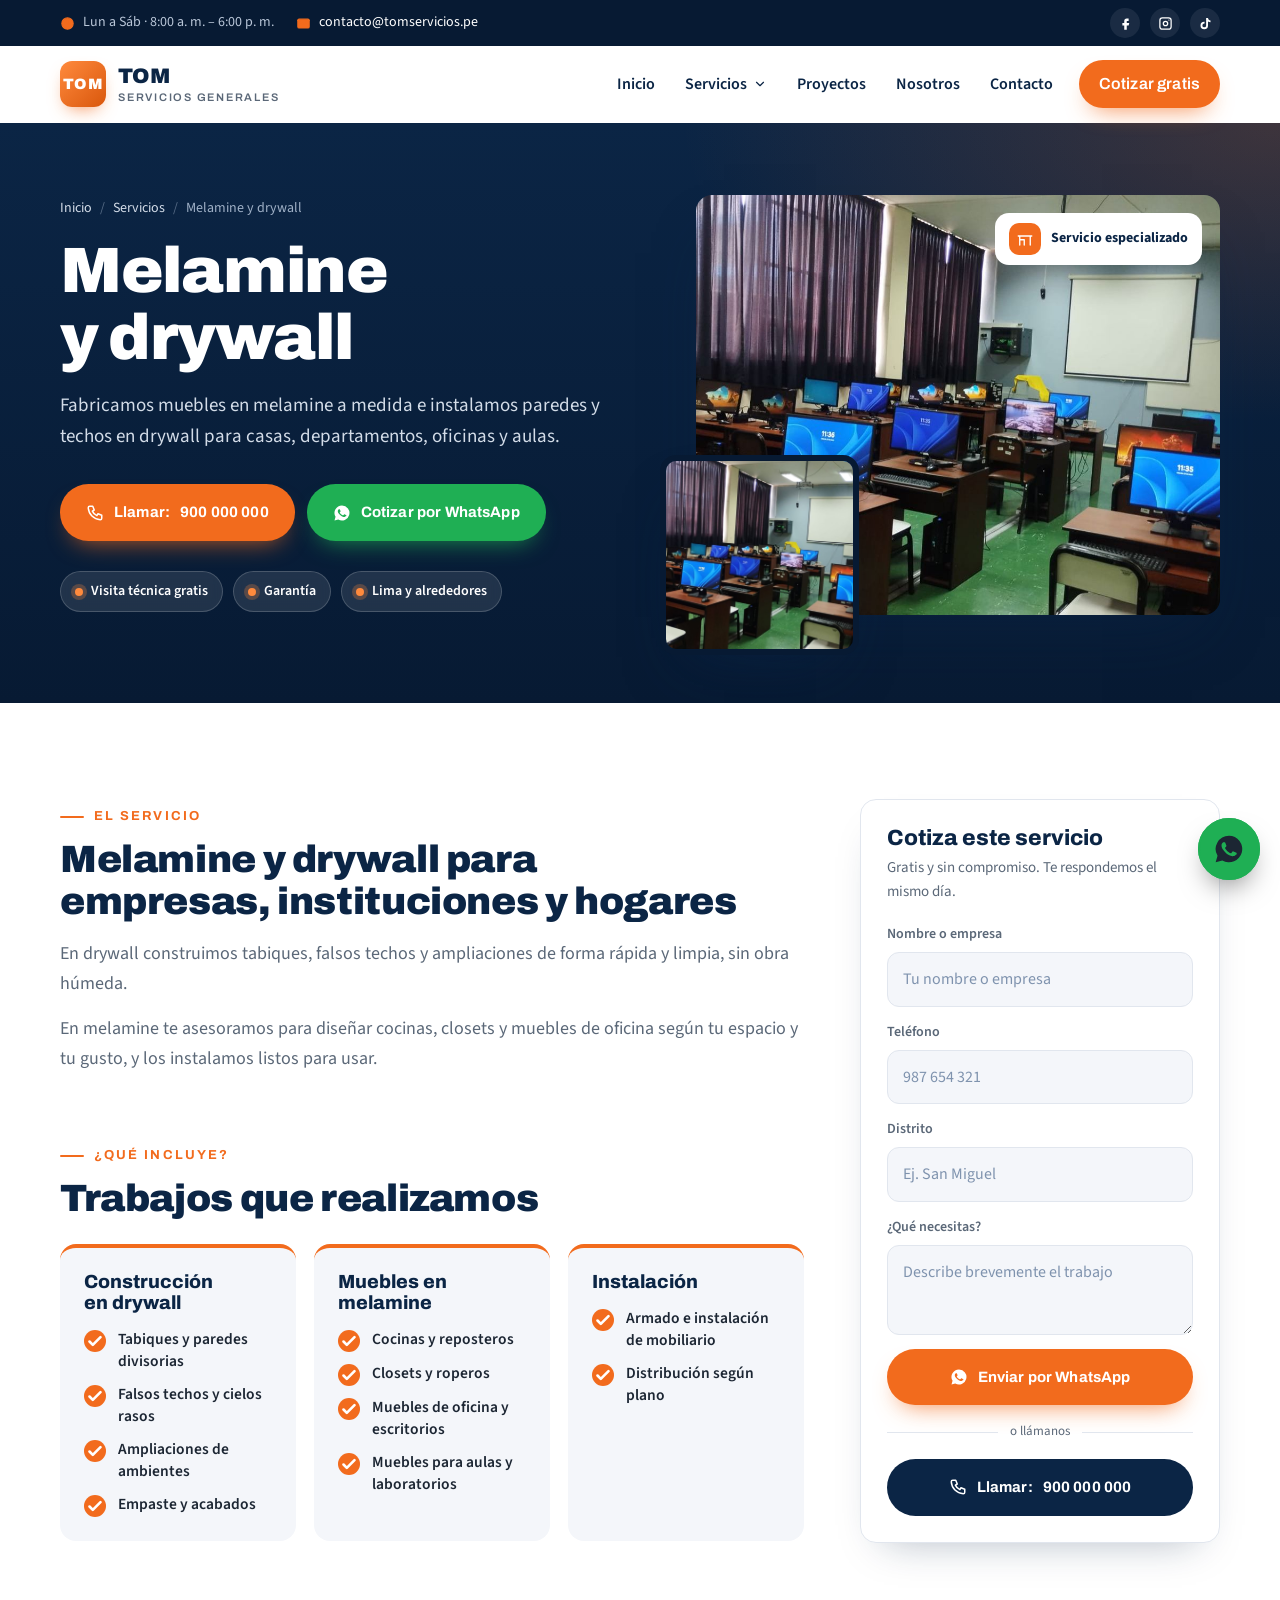
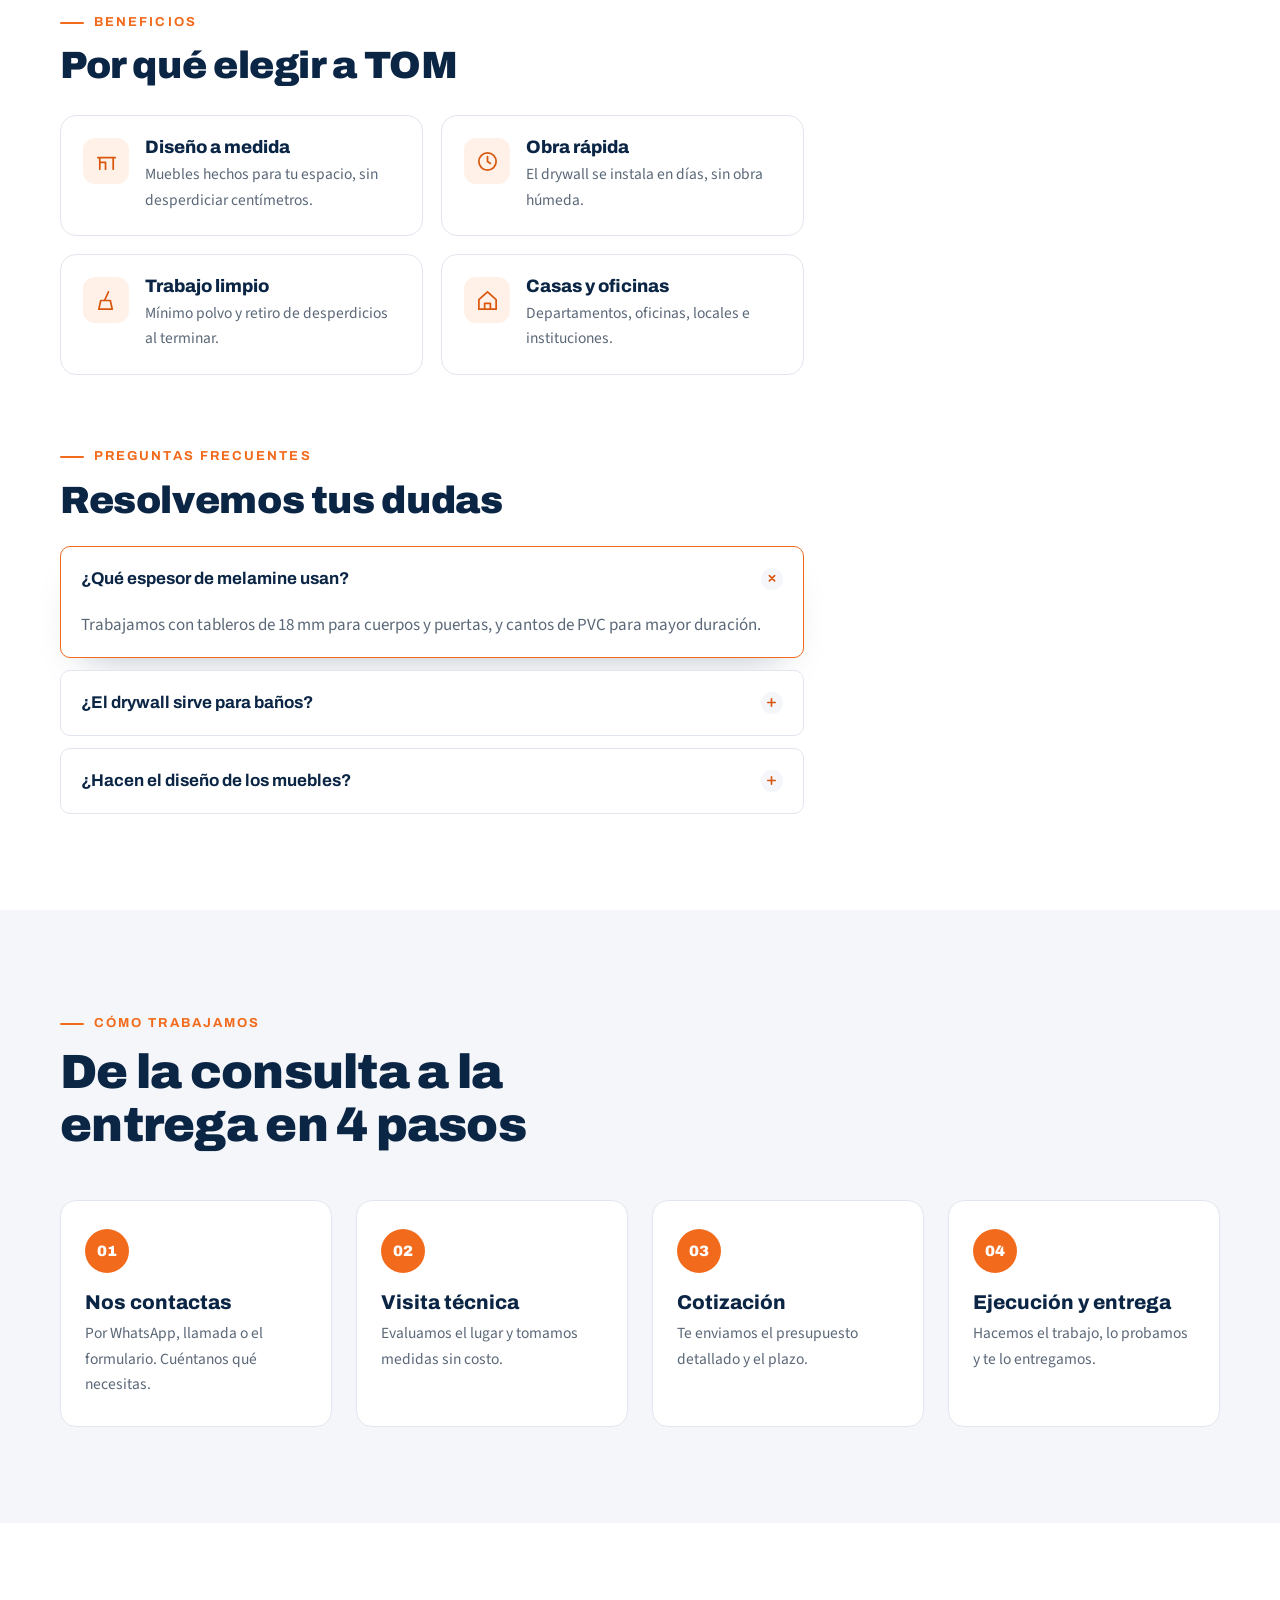
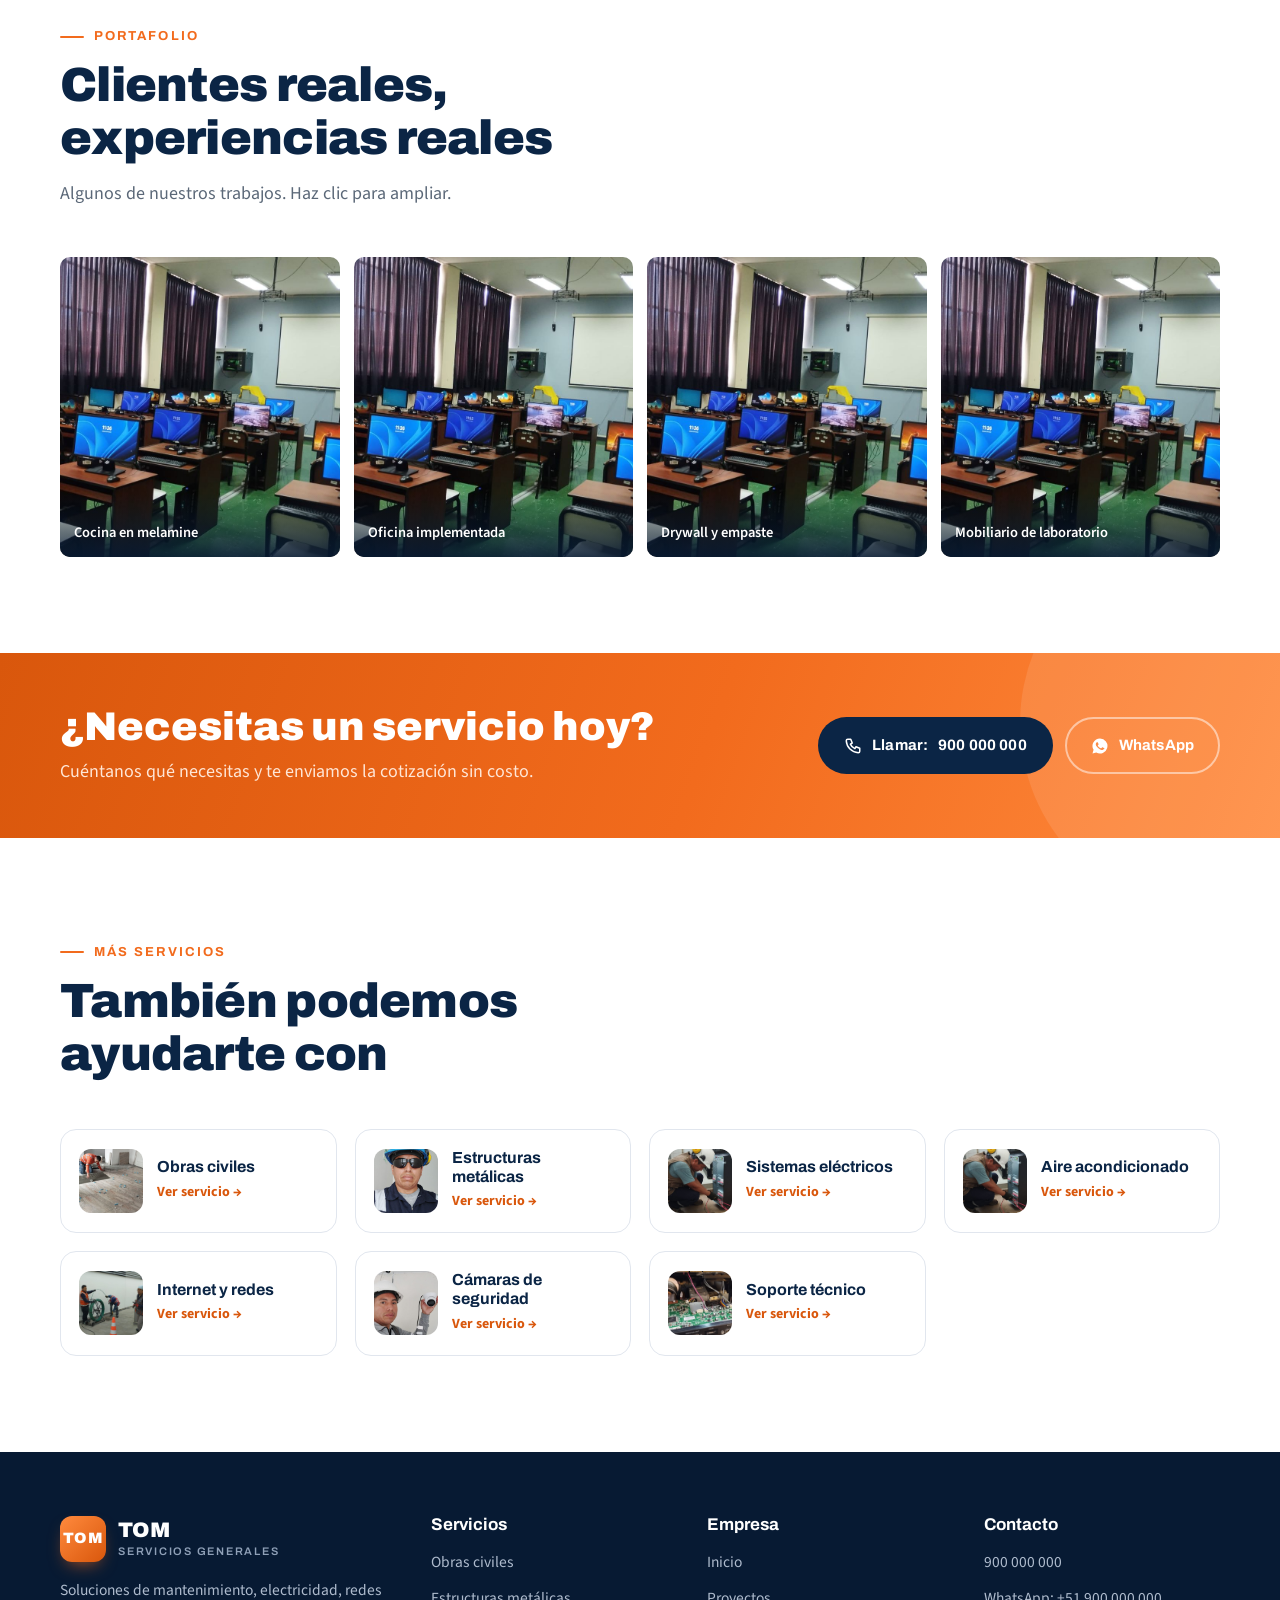
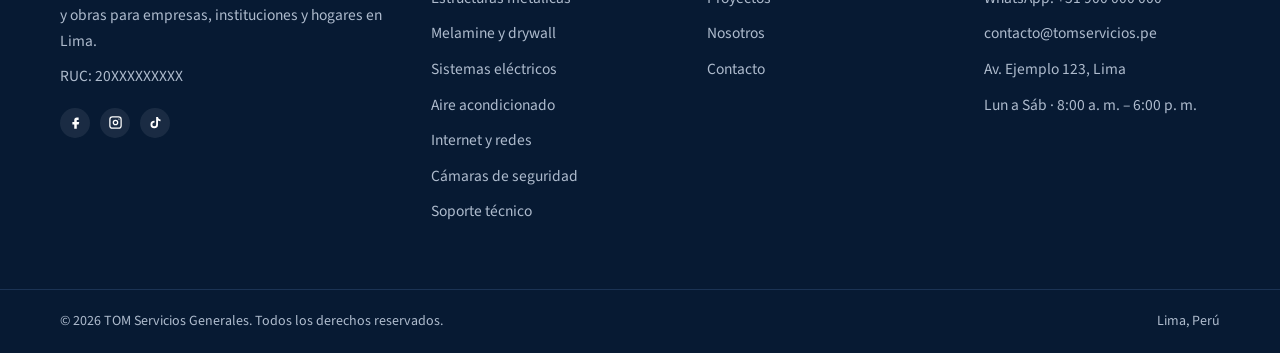
<file: melamine-y-drywall.html>
<!DOCTYPE html>
<html lang="es">
<head>
<meta charset="utf-8">
<meta name="viewport" content="width=device-width, initial-scale=1, viewport-fit=cover">
<title>Melamine y drywall en Lima | TOM Servicios Generales</title>
<meta name="description" content="Fabricamos muebles en melamine a medida e instalamos paredes y techos en drywall para casas, departamentos, oficinas y aulas.">
<meta name="theme-color" content="#0B2545">
<meta property="og:type" content="website">
<meta property="og:title" content="Melamine y drywall en Lima | TOM Servicios Generales">
<meta property="og:description" content="Fabricamos muebles en melamine a medida e instalamos paredes y techos en drywall para casas, departamentos, oficinas y aulas.">
<meta property="og:image" content="assets/img/laboratorio.jpg">
<link rel="icon" href="assets/img/favicon.svg" type="image/svg+xml">
<link rel="preconnect" href="https://fonts.googleapis.com">
<link rel="preconnect" href="https://fonts.gstatic.com" crossorigin>
<link rel="stylesheet" href="https://fonts.googleapis.com/css2?family=Archivo:wght@500;700;800;900&family=Source+Sans+3:wght@400;600;700&display=swap">
<link rel="stylesheet" href="assets/css/styles.css">
<script>document.documentElement.classList.add("js")</script>
</head>
<body>
<a class="skip" href="#contenido">Saltar al contenido</a>
<div class="topbar">
  <div class="wrap">
    <div class="info">
      <span><svg viewBox="0 0 24 24" fill="none" stroke="#F26B1D" stroke-width="2" stroke-linecap="round" stroke-linejoin="round" aria-hidden="true"><circle cx="12" cy="12" r="9"/><path d="M12 7v5l3 2"/></svg><span data-emp="horario">Lun a Sáb · 8:00 a. m. – 6:00 p. m.</span></span>
      <span class="hide-sm"><svg viewBox="0 0 24 24" fill="none" stroke="#F26B1D" stroke-width="2" stroke-linecap="round" stroke-linejoin="round" aria-hidden="true"><rect x="3" y="5" width="18" height="14" rx="2"/><path d="M3 7l9 6 9-6"/></svg><a data-href="mail" href="#"><span data-emp="correo">contacto@tomservicios.pe</span></a></span>
    </div>
    <div class="social">
      <a data-href="facebook" href="#" target="_blank" rel="noopener" aria-label="Facebook"><svg viewBox="0 0 24 24" aria-hidden="true"><path d="M14 8h3V4h-3a4 4 0 00-4 4v3H7v4h3v7h4v-7h3l1-4h-4V8z"/></svg></a>
      <a data-href="instagram" href="#" target="_blank" rel="noopener" aria-label="Instagram"><svg viewBox="0 0 24 24" aria-hidden="true"><path d="M7 2h10a5 5 0 015 5v10a5 5 0 01-5 5H7a5 5 0 01-5-5V7a5 5 0 015-5zm0 2a3 3 0 00-3 3v10a3 3 0 003 3h10a3 3 0 003-3V7a3 3 0 00-3-3zm5 3.5a4.5 4.5 0 110 9 4.5 4.5 0 010-9zm0 2a2.5 2.5 0 100 5 2.5 2.5 0 000-5zM17.5 5.5a1 1 0 110 2 1 1 0 010-2z"/></svg></a>
      <a data-href="tiktok" href="#" target="_blank" rel="noopener" aria-label="TikTok"><svg viewBox="0 0 24 24" aria-hidden="true"><path d="M16 3c.3 2.2 1.8 3.8 4 4v3c-1.5 0-2.9-.5-4-1.2V15a6 6 0 11-6-6h.5v3.1H10a3 3 0 103 3V3z"/></svg></a>
    </div>
  </div>
</div>
<header class="header">
  <div class="wrap">
    <a class="brand" href="index.html" aria-label="TOM Servicios Generales, inicio">
      <span class="brand-mark">TOM</span>
      <span class="brand-name">TOM<small>Servicios Generales</small></span>
    </a>
    <nav class="nav" id="nav" aria-label="Menú principal">
      <a href="index.html">Inicio</a>
      <div class="dd">
        <button type="button" aria-expanded="false" aria-haspopup="true" class="active">Servicios <svg viewBox="0 0 24 24" fill="none" stroke="currentColor" stroke-width="2" stroke-linecap="round" stroke-linejoin="round" aria-hidden="true"><path d="M6 9l6 6 6-6"/></svg></button>
        <div class="dd-menu"><a href="obras-civiles.html"><span class="ic" aria-hidden="true"><svg viewBox="0 0 24 24"><rect x="3" y="4" width="18" height="16" rx="1"/><path d="M3 9.3h18M3 14.7h18M9 4v5.3M15 9.3v5.4M9 14.7V20"/></svg></span>Obras civiles</a><a href="estructuras-metalicas.html"><span class="ic" aria-hidden="true"><svg viewBox="0 0 24 24"><path d="M3 21h18M5 21V9l7-5 7 5v12M5 9h14M9 21v-8h6v8"/></svg></span>Estructuras metálicas</a><a href="melamine-y-drywall.html"><span class="ic" aria-hidden="true"><svg viewBox="0 0 24 24"><path d="M3 8h18M5 8v12M19 8v12M5 13h6v7"/></svg></span>Melamine y drywall</a><a href="sistemas-electricos.html"><span class="ic" aria-hidden="true"><svg viewBox="0 0 24 24"><path d="M13 2L4 14h7l-1 8 9-12h-7z"/></svg></span>Sistemas eléctricos</a><a href="aire-acondicionado.html"><span class="ic" aria-hidden="true"><svg viewBox="0 0 24 24"><path d="M12 2v20M4.9 6.5l14.2 11M19.1 6.5L4.9 17.5M9 4l3 2 3-2M9 20l3-2 3 2"/></svg></span>Aire acondicionado</a><a href="instalaciones-de-internet.html"><span class="ic" aria-hidden="true"><svg viewBox="0 0 24 24"><path d="M2 8.5a15 15 0 0120 0M5 12a10 10 0 0114 0M8.5 15.5a5 5 0 017 0"/><circle cx="12" cy="19" r="1.2"/></svg></span>Internet y redes</a><a href="camaras-de-seguridad.html"><span class="ic" aria-hidden="true"><svg viewBox="0 0 24 24"><path d="M3 5h18v4a9 9 0 01-18 0z"/><circle cx="12" cy="10" r="3"/></svg></span>Cámaras de seguridad</a><a href="soporte-tecnico.html"><span class="ic" aria-hidden="true"><svg viewBox="0 0 24 24"><rect x="2" y="3" width="20" height="13" rx="2"/><path d="M8 21h8M12 16v5"/></svg></span>Soporte técnico</a></div>
      </div>
      <a href="index.html#proyectos">Proyectos</a>
      <a href="index.html#nosotros">Nosotros</a>
      <a href="index.html#contacto">Contacto</a>
      <a class="btn btn-orange" href="#cotizar">Cotizar gratis</a>
    </nav>
    <button class="burger" type="button" aria-label="Abrir menú" aria-controls="nav" aria-expanded="false"><span></span></button>
  </div>
</header>
<main id="contenido">
<section class="s-hero">
  <div class="wrap">
    <div>
      <nav class="crumbs reveal" aria-label="Ruta"><a href="index.html">Inicio</a><span aria-hidden="true">/</span><a href="index.html#servicios">Servicios</a><span aria-hidden="true">/</span><span>Melamine y drywall</span></nav>
      <h1 class="reveal">Melamine y drywall</h1>
      <p class="lead reveal" data-delay="1">Fabricamos muebles en melamine a medida e instalamos paredes y techos en drywall para casas, departamentos, oficinas y aulas.</p>
      <div class="hero-actions reveal" data-delay="2"><a class="btn btn-orange" data-href="tel" href="#"><svg viewBox="0 0 24 24" fill="none" stroke="currentColor" stroke-width="2" stroke-linecap="round" stroke-linejoin="round" aria-hidden="true"><path d="M5 3h4l2 5-2.5 1.5a11 11 0 006 6L16 13l5 2v4a2 2 0 01-2 2A17 17 0 013 5a2 2 0 012-2z"/></svg>Llamar: <span data-emp="telefono">900 000 000</span></a><a class="btn btn-wa" data-href="wa" data-wa-msg="Hola TOM, quiero una cotización de melamine y drywall." href="#" target="_blank" rel="noopener"><svg viewBox="0 0 24 24" aria-hidden="true"><path d="M12 2a10 10 0 00-8.6 15.1L2 22l5-1.3A10 10 0 1012 2zm5.3 14.1c-.2.6-1.3 1.2-1.8 1.2-.5.1-1 .2-3.3-.7-2.8-1.1-4.5-4-4.7-4.2-.1-.2-1.1-1.5-1.1-2.9s.7-2 1-2.3c.2-.3.5-.3.7-.3h.5c.2 0 .4 0 .6.5l.8 2c.1.2.1.4 0 .5l-.4.6-.4.4c-.1.1-.3.3-.1.6.2.3.8 1.3 1.7 2.1 1.2 1 2.1 1.4 2.4 1.5.3.1.5.1.6-.1l.9-1.1c.2-.3.4-.2.6-.1l1.9.9c.3.1.5.2.5.3.1.2.1.7-.1 1.3z" fill="currentColor"/></svg>Cotizar por WhatsApp</a></div>
      <div class="badges reveal" data-delay="3"><span class="badge">Visita técnica gratis</span><span class="badge">Garantía</span><span class="badge">Lima y alrededores</span></div>
    </div>
    <div class="s-hero-media reveal" data-delay="1">
      <img src="https://images.unsplash.com/photo-1600489000022-c2086d79f9d4?auto=format&fit=crop&w=1200&q=75" alt="Melamine y drywall" data-fallback="assets/img/laboratorio.jpg" class="m1" fetchpriority="high" style="object-position:50% 50%">
      <img src="https://images.unsplash.com/photo-1768839725085-829e6ac7ac26?auto=format&fit=crop&w=700&q=75" alt="Trabajo de TOM" data-fallback="assets/img/laboratorio.jpg" class="m2" loading="lazy">
      <span class="chip"><span class="ic" aria-hidden="true"><svg viewBox="0 0 24 24"><path d="M3 8h18M5 8v12M19 8v12M5 13h6v7"/></svg></span>Servicio especializado</span>
    </div>
  </div>
</section>

<section class="sec">
  <div class="wrap s-main">
    <div>
      <div class="s-block reveal">
        <span class="kicker">El servicio</span>
        <h2>Melamine y drywall para empresas, instituciones y hogares</h2>
        <div class="prose"><p>En drywall construimos tabiques, falsos techos y ampliaciones de forma rápida y limpia, sin obra húmeda.</p><p>En melamine te asesoramos para diseñar cocinas, closets y muebles de oficina según tu espacio y tu gusto, y los instalamos listos para usar.</p></div>
      </div>
      <div class="s-block">
        <span class="kicker reveal">¿Qué incluye?</span>
        <h2 class="reveal">Trabajos que realizamos</h2>
        <div class="inc-groups"><div class="inc-group reveal" data-delay="0"><h3>Construcción en drywall</h3><ul class="checks"><li>Tabiques y paredes divisorias</li><li>Falsos techos y cielos rasos</li><li>Ampliaciones de ambientes</li><li>Empaste y acabados</li></ul></div><div class="inc-group reveal" data-delay="1"><h3>Muebles en melamine</h3><ul class="checks"><li>Cocinas y reposteros</li><li>Closets y roperos</li><li>Muebles de oficina y escritorios</li><li>Muebles para aulas y laboratorios</li></ul></div><div class="inc-group reveal" data-delay="2"><h3>Instalación</h3><ul class="checks"><li>Armado e instalación de mobiliario</li><li>Distribución según plano</li></ul></div></div>
      </div>
      <div class="s-block">
        <span class="kicker reveal">Beneficios</span>
        <h2 class="reveal">Por qué elegir a TOM</h2>
        <div class="benefits"><div class="benefit reveal" data-delay="0"><span class="ic" aria-hidden="true"><svg viewBox="0 0 24 24"><path d="M3 8h18M5 8v12M19 8v12M5 13h6v7"/></svg></span><div><h3>Diseño a medida</h3><p>Muebles hechos para tu espacio, sin desperdiciar centímetros.</p></div></div><div class="benefit reveal" data-delay="1"><span class="ic" aria-hidden="true"><svg viewBox="0 0 24 24"><circle cx="12" cy="12" r="9"/><path d="M12 7v5l3 2"/></svg></span><div><h3>Obra rápida</h3><p>El drywall se instala en días, sin obra húmeda.</p></div></div><div class="benefit reveal" data-delay="0"><span class="ic" aria-hidden="true"><svg viewBox="0 0 24 24"><path d="M14 3l-4 9M6 12h10l2 9H4z"/></svg></span><div><h3>Trabajo limpio</h3><p>Mínimo polvo y retiro de desperdicios al terminar.</p></div></div><div class="benefit reveal" data-delay="1"><span class="ic" aria-hidden="true"><svg viewBox="0 0 24 24"><path d="M3 11l9-8 9 8v10H3z"/><path d="M9 21v-6h6v6"/></svg></span><div><h3>Casas y oficinas</h3><p>Departamentos, oficinas, locales e instituciones.</p></div></div></div>
      </div>
      <div class="s-block">
        <span class="kicker reveal">Preguntas frecuentes</span>
        <h2 class="reveal">Resolvemos tus dudas</h2>
        <div class="faq reveal"><details open><summary>¿Qué espesor de melamine usan?</summary><div class="ans">Trabajamos con tableros de 18 mm para cuerpos y puertas, y cantos de PVC para mayor duración.</div></details><details><summary>¿El drywall sirve para baños?</summary><div class="ans">Sí, con placas resistentes a la humedad (placa verde) en zonas húmedas.</div></details><details><summary>¿Hacen el diseño de los muebles?</summary><div class="ans">Sí. Tomamos medidas y te mostramos la propuesta antes de fabricar.</div></details></div>
      </div>
    </div>
    <aside id="cotizar">
      <form class="side-card reveal" data-wa-form novalidate>
        <h3>Cotiza este servicio</h3>
        <p>Gratis y sin compromiso. Te respondemos el mismo día.</p>
        <input type="hidden" name="servicio" value="Melamine y drywall">
        <div class="field"><label for="c-nombre">Nombre o empresa</label><input id="c-nombre" name="nombre" required placeholder="Tu nombre o empresa" autocomplete="name"></div>
        <div class="field"><label for="c-telefono">Teléfono</label><input id="c-telefono" name="telefono" required inputmode="tel" placeholder="987 654 321" autocomplete="tel"></div>
        <div class="field"><label for="c-distrito">Distrito</label><input id="c-distrito" name="distrito" placeholder="Ej. San Miguel"></div>
        <div class="field"><label for="c-mensaje">¿Qué necesitas?</label><textarea id="c-mensaje" name="mensaje" placeholder="Describe brevemente el trabajo"></textarea></div>
        <button class="btn btn-orange btn-block" type="submit"><svg viewBox="0 0 24 24" aria-hidden="true"><path d="M12 2a10 10 0 00-8.6 15.1L2 22l5-1.3A10 10 0 1012 2zm5.3 14.1c-.2.6-1.3 1.2-1.8 1.2-.5.1-1 .2-3.3-.7-2.8-1.1-4.5-4-4.7-4.2-.1-.2-1.1-1.5-1.1-2.9s.7-2 1-2.3c.2-.3.5-.3.7-.3h.5c.2 0 .4 0 .6.5l.8 2c.1.2.1.4 0 .5l-.4.6-.4.4c-.1.1-.3.3-.1.6.2.3.8 1.3 1.7 2.1 1.2 1 2.1 1.4 2.4 1.5.3.1.5.1.6-.1l.9-1.1c.2-.3.4-.2.6-.1l1.9.9c.3.1.5.2.5.3.1.2.1.7-.1 1.3z" fill="currentColor"/></svg>Enviar por WhatsApp</button>
        <div class="form-msg" hidden></div>
        <div class="or">o llámanos</div>
        <div class="btns"><a class="btn btn-navy btn-block" data-href="tel" href="#"><svg viewBox="0 0 24 24" fill="none" stroke="currentColor" stroke-width="2" stroke-linecap="round" stroke-linejoin="round" aria-hidden="true"><path d="M5 3h4l2 5-2.5 1.5a11 11 0 006 6L16 13l5 2v4a2 2 0 01-2 2A17 17 0 013 5a2 2 0 012-2z"/></svg>Llamar: <span data-emp="telefono">900 000 000</span></a></div>
      </form>
    </aside>
  </div>
</section>

<section class="sec bg-soft">
  <div class="wrap">
    <div class="sec-head reveal"><span class="kicker">Cómo trabajamos</span><h2>De la consulta a la entrega en 4 pasos</h2></div>
    <ol class="steps" style="list-style:none;padding:0;margin:0"><li class="step light reveal" data-delay="0"><span class="num">01</span><h3>Nos contactas</h3><p>Por WhatsApp, llamada o el formulario. Cuéntanos qué necesitas.</p></li><li class="step light reveal" data-delay="1"><span class="num">02</span><h3>Visita técnica</h3><p>Evaluamos el lugar y tomamos medidas sin costo.</p></li><li class="step light reveal" data-delay="2"><span class="num">03</span><h3>Cotización</h3><p>Te enviamos el presupuesto detallado y el plazo.</p></li><li class="step light reveal" data-delay="3"><span class="num">04</span><h3>Ejecución y entrega</h3><p>Hacemos el trabajo, lo probamos y te lo entregamos.</p></li></ol>
  </div>
</section>

<section class="sec">
  <div class="wrap">
    <div class="sec-head reveal"><span class="kicker">Portafolio</span><h2>Clientes reales, experiencias reales</h2><p>Algunos de nuestros trabajos. Haz clic para ampliar.</p></div>
    <div class="reveal"><div class="gallery gallery-row" style="--n:4"><button type="button" data-cap="Cocina en melamine"><img src="https://images.unsplash.com/photo-1602028915047-37269d1a73f7?auto=format&fit=crop&w=900&q=75" alt="Cocina en melamine" data-fallback="assets/img/laboratorio.jpg" loading="lazy"><span class="cap">Cocina en melamine</span></button><button type="button" data-cap="Oficina implementada"><img src="https://images.unsplash.com/photo-1497366811353-6870744d04b2?auto=format&fit=crop&w=900&q=75" alt="Oficina implementada" data-fallback="assets/img/laboratorio.jpg" loading="lazy"><span class="cap">Oficina implementada</span></button><button type="button" data-cap="Drywall y empaste"><img src="https://images.unsplash.com/photo-1751486403890-793880b12adb?auto=format&fit=crop&w=900&q=75" alt="Drywall y empaste" data-fallback="assets/img/laboratorio.jpg" loading="lazy"><span class="cap">Drywall y empaste</span></button><button type="button" data-cap="Mobiliario de laboratorio"><img src="assets/img/laboratorio.jpg" alt="Mobiliario de laboratorio" loading="lazy"><span class="cap">Mobiliario de laboratorio</span></button></div></div>
  </div>
</section>

<section class="cta-band">
  <div class="wrap">
    <div class="reveal"><h2>¿Necesitas un servicio hoy?</h2><p>Cuéntanos qué necesitas y te enviamos la cotización sin costo.</p></div>
    <div class="actions reveal" data-delay="1"><a class="btn btn-navy" data-href="tel" href="#"><svg viewBox="0 0 24 24" fill="none" stroke="currentColor" stroke-width="2" stroke-linecap="round" stroke-linejoin="round" aria-hidden="true"><path d="M5 3h4l2 5-2.5 1.5a11 11 0 006 6L16 13l5 2v4a2 2 0 01-2 2A17 17 0 013 5a2 2 0 012-2z"/></svg>Llamar: <span data-emp="telefono">900 000 000</span></a><a class="btn btn-ghost" data-href="wa" data-wa-msg="Hola TOM, quiero una cotización." href="#" target="_blank" rel="noopener"><svg viewBox="0 0 24 24" aria-hidden="true"><path d="M12 2a10 10 0 00-8.6 15.1L2 22l5-1.3A10 10 0 1012 2zm5.3 14.1c-.2.6-1.3 1.2-1.8 1.2-.5.1-1 .2-3.3-.7-2.8-1.1-4.5-4-4.7-4.2-.1-.2-1.1-1.5-1.1-2.9s.7-2 1-2.3c.2-.3.5-.3.7-.3h.5c.2 0 .4 0 .6.5l.8 2c.1.2.1.4 0 .5l-.4.6-.4.4c-.1.1-.3.3-.1.6.2.3.8 1.3 1.7 2.1 1.2 1 2.1 1.4 2.4 1.5.3.1.5.1.6-.1l.9-1.1c.2-.3.4-.2.6-.1l1.9.9c.3.1.5.2.5.3.1.2.1.7-.1 1.3z" fill="currentColor"/></svg>WhatsApp</a></div>
  </div>
</section>
<section class="sec">
  <div class="wrap">
    <div class="sec-head reveal"><span class="kicker">Más servicios</span><h2>También podemos ayudarte con</h2></div>
    <div class="others"><a class="other reveal" href="obras-civiles.html"><img src="https://images.unsplash.com/photo-1517581177682-a085bb7ffb15?auto=format&fit=crop&w=200&q=75" alt="" data-fallback="assets/img/porcelanato.jpg" loading="lazy"><div><strong>Obras civiles</strong><span>Ver servicio →</span></div></a><a class="other reveal" href="estructuras-metalicas.html"><img src="https://images.unsplash.com/photo-1504917595217-d4dc5ebe6122?auto=format&fit=crop&w=200&q=75" alt="" data-fallback="assets/img/seguridad-epp.jpg" loading="lazy"><div><strong>Estructuras metálicas</strong><span>Ver servicio →</span></div></a><a class="other reveal" href="sistemas-electricos.html"><img src="https://images.unsplash.com/photo-1621905251189-08b45d6a269e?auto=format&fit=crop&w=200&q=75" alt="" data-fallback="assets/img/electrico-ups.jpg" loading="lazy"><div><strong>Sistemas eléctricos</strong><span>Ver servicio →</span></div></a><a class="other reveal" href="aire-acondicionado.html"><img src="https://images.unsplash.com/photo-1606421753414-8d165c9d48e5?auto=format&fit=crop&w=200&q=75" alt="" data-fallback="assets/img/electrico-ups.jpg" loading="lazy"><div><strong>Aire acondicionado</strong><span>Ver servicio →</span></div></a><a class="other reveal" href="instalaciones-de-internet.html"><img src="https://images.unsplash.com/photo-1544197150-b99a580bb7a8?auto=format&fit=crop&w=200&q=75" alt="" data-fallback="assets/img/fibra-equipo.jpg" loading="lazy"><div><strong>Internet y redes</strong><span>Ver servicio →</span></div></a><a class="other reveal" href="camaras-de-seguridad.html"><img src="https://images.unsplash.com/photo-1557597774-9d273605dfa9?auto=format&fit=crop&w=200&q=75" alt="" data-fallback="assets/img/camaras.jpg" loading="lazy"><div><strong>Cámaras de seguridad</strong><span>Ver servicio →</span></div></a><a class="other reveal" href="soporte-tecnico.html"><img src="https://images.unsplash.com/photo-1604754742629-3e5728249d73?auto=format&fit=crop&w=200&q=75" alt="" data-fallback="assets/img/proyector.jpg" loading="lazy"><div><strong>Soporte técnico</strong><span>Ver servicio →</span></div></a></div>
  </div>
</section>
</main>
<footer class="footer">
  <div class="wrap cols">
    <div>
      <a class="brand" href="index.html"><span class="brand-mark">TOM</span><span class="brand-name">TOM<small>Servicios Generales</small></span></a>
      <p class="about-f">Soluciones de mantenimiento, electricidad, redes y obras para empresas, instituciones y hogares en Lima.</p>
      <p style="margin-top:10px">RUC: <span data-emp="ruc">20XXXXXXXXX</span></p>
      <div class="social">
        <a data-href="facebook" href="#" target="_blank" rel="noopener" aria-label="Facebook"><svg viewBox="0 0 24 24" aria-hidden="true"><path d="M14 8h3V4h-3a4 4 0 00-4 4v3H7v4h3v7h4v-7h3l1-4h-4V8z"/></svg></a>
        <a data-href="instagram" href="#" target="_blank" rel="noopener" aria-label="Instagram"><svg viewBox="0 0 24 24" aria-hidden="true"><path d="M7 2h10a5 5 0 015 5v10a5 5 0 01-5 5H7a5 5 0 01-5-5V7a5 5 0 015-5zm0 2a3 3 0 00-3 3v10a3 3 0 003 3h10a3 3 0 003-3V7a3 3 0 00-3-3zm5 3.5a4.5 4.5 0 110 9 4.5 4.5 0 010-9zm0 2a2.5 2.5 0 100 5 2.5 2.5 0 000-5zM17.5 5.5a1 1 0 110 2 1 1 0 010-2z"/></svg></a>
        <a data-href="tiktok" href="#" target="_blank" rel="noopener" aria-label="TikTok"><svg viewBox="0 0 24 24" aria-hidden="true"><path d="M16 3c.3 2.2 1.8 3.8 4 4v3c-1.5 0-2.9-.5-4-1.2V15a6 6 0 11-6-6h.5v3.1H10a3 3 0 103 3V3z"/></svg></a>
      </div>
    </div>
    <div><h4>Servicios</h4><ul><li><a href="obras-civiles.html">Obras civiles</a></li><li><a href="estructuras-metalicas.html">Estructuras metálicas</a></li><li><a href="melamine-y-drywall.html">Melamine y drywall</a></li><li><a href="sistemas-electricos.html">Sistemas eléctricos</a></li><li><a href="aire-acondicionado.html">Aire acondicionado</a></li><li><a href="instalaciones-de-internet.html">Internet y redes</a></li><li><a href="camaras-de-seguridad.html">Cámaras de seguridad</a></li><li><a href="soporte-tecnico.html">Soporte técnico</a></li></ul></div>
    <div><h4>Empresa</h4><ul><li><a href="index.html">Inicio</a></li><li><a href="index.html#proyectos">Proyectos</a></li><li><a href="index.html#nosotros">Nosotros</a></li><li><a href="index.html#contacto">Contacto</a></li></ul></div>
    <div><h4>Contacto</h4><ul>
      <li><a data-href="tel" href="#"><span data-emp="telefono">900 000 000</span></a></li>
      <li><a data-href="wa" href="#" target="_blank" rel="noopener">WhatsApp: <span data-emp="whatsappTexto">+51 900 000 000</span></a></li>
      <li><a data-href="mail" href="#"><span data-emp="correo">contacto@tomservicios.pe</span></a></li>
      <li><span data-emp="direccion">Av. Ejemplo 123, Lima</span></li>
      <li><span data-emp="horario">Lun a Sáb · 8:00 a. m. – 6:00 p. m.</span></li>
    </ul></div>
  </div>
  <div class="copy"><div class="wrap"><span>© <span data-year>2026</span> TOM Servicios Generales. Todos los derechos reservados.</span><span>Lima, Perú</span></div></div>
</footer>
<a class="wa-float" data-href="wa" href="#" target="_blank" rel="noopener" aria-label="Escríbenos por WhatsApp"><svg viewBox="0 0 24 24" aria-hidden="true"><path d="M12 2a10 10 0 00-8.6 15.1L2 22l5-1.3A10 10 0 1012 2zm5.3 14.1c-.2.6-1.3 1.2-1.8 1.2-.5.1-1 .2-3.3-.7-2.8-1.1-4.5-4-4.7-4.2-.1-.2-1.1-1.5-1.1-2.9s.7-2 1-2.3c.2-.3.5-.3.7-.3h.5c.2 0 .4 0 .6.5l.8 2c.1.2.1.4 0 .5l-.4.6-.4.4c-.1.1-.3.3-.1.6.2.3.8 1.3 1.7 2.1 1.2 1 2.1 1.4 2.4 1.5.3.1.5.1.6-.1l.9-1.1c.2-.3.4-.2.6-.1l1.9.9c.3.1.5.2.5.3.1.2.1.7-.1 1.3z" fill="currentColor"/></svg></a>
<button class="to-top" type="button" aria-label="Volver arriba"><svg viewBox="0 0 24 24"><path d="M6 15l6-6 6 6"/></svg></button>
<script src="assets/js/config.js"></script>
<script src="assets/js/main.js" defer></script>
</body>
</html>
</file>
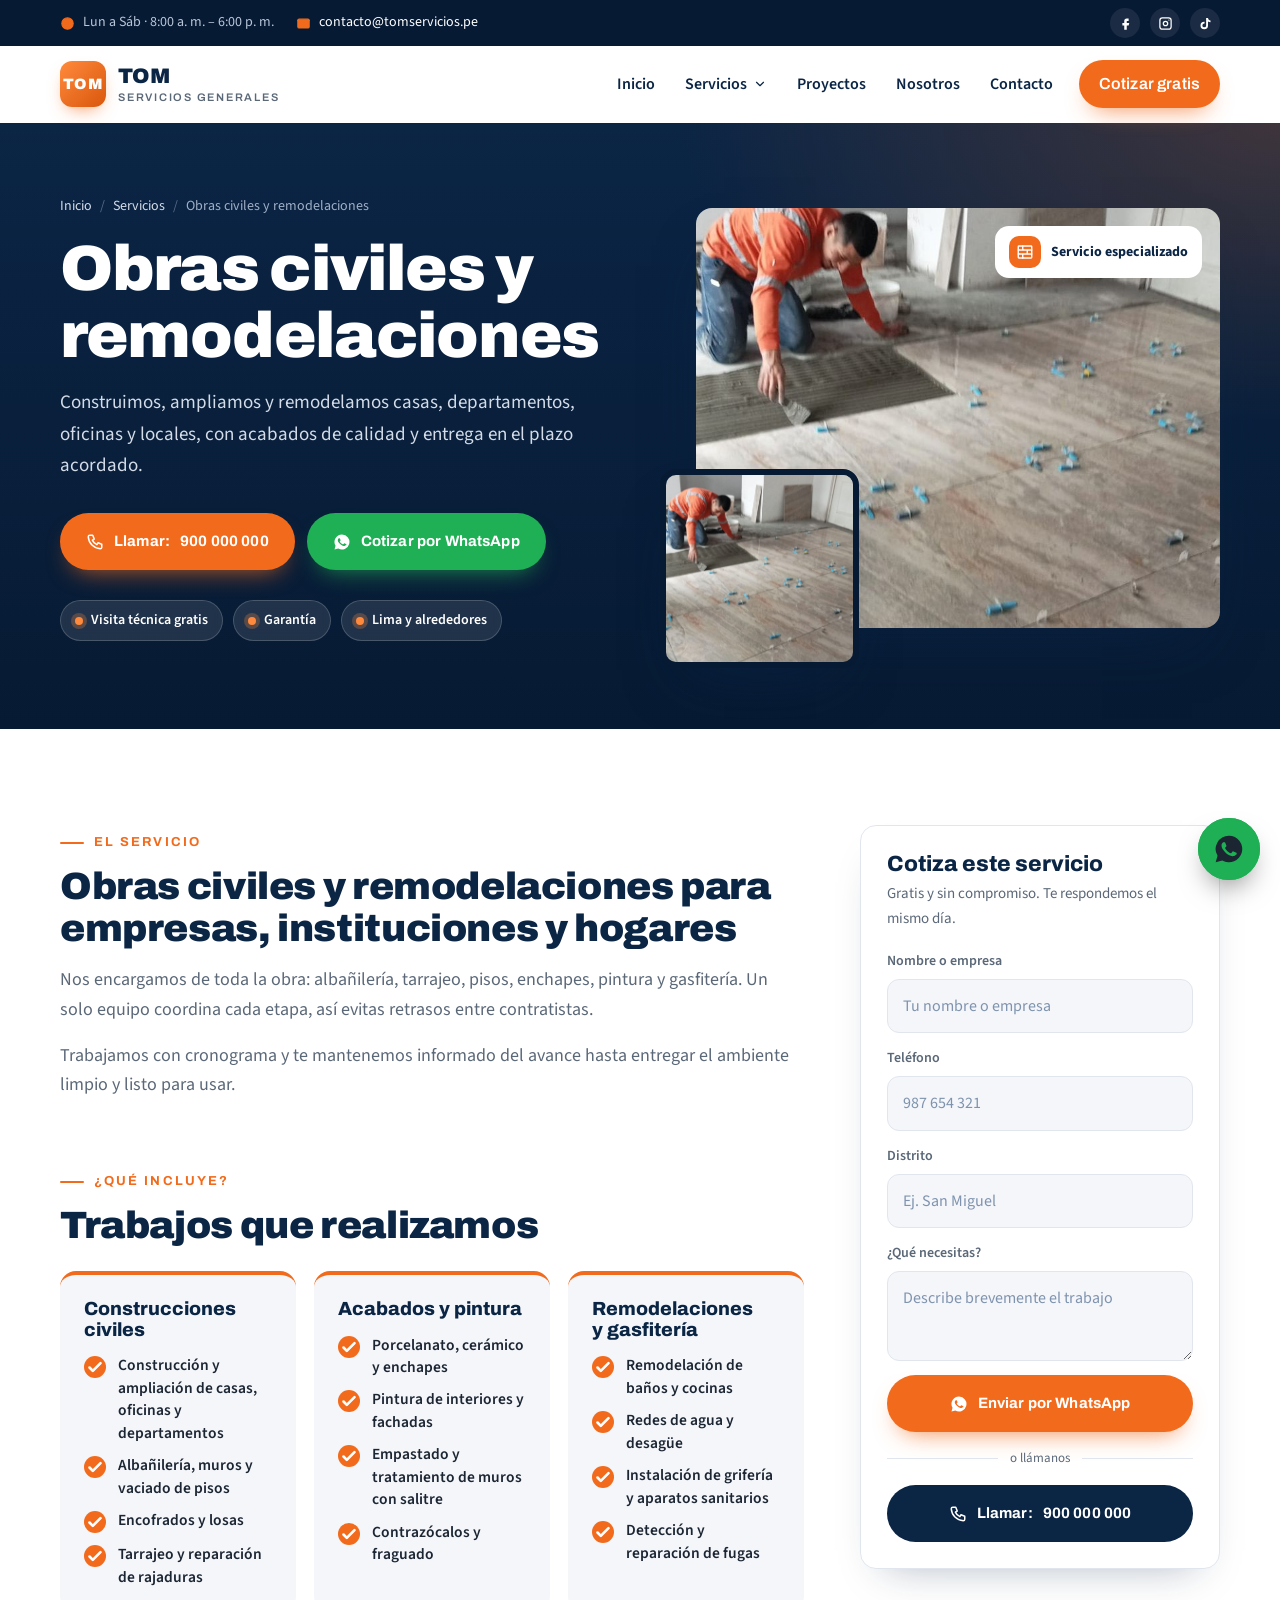
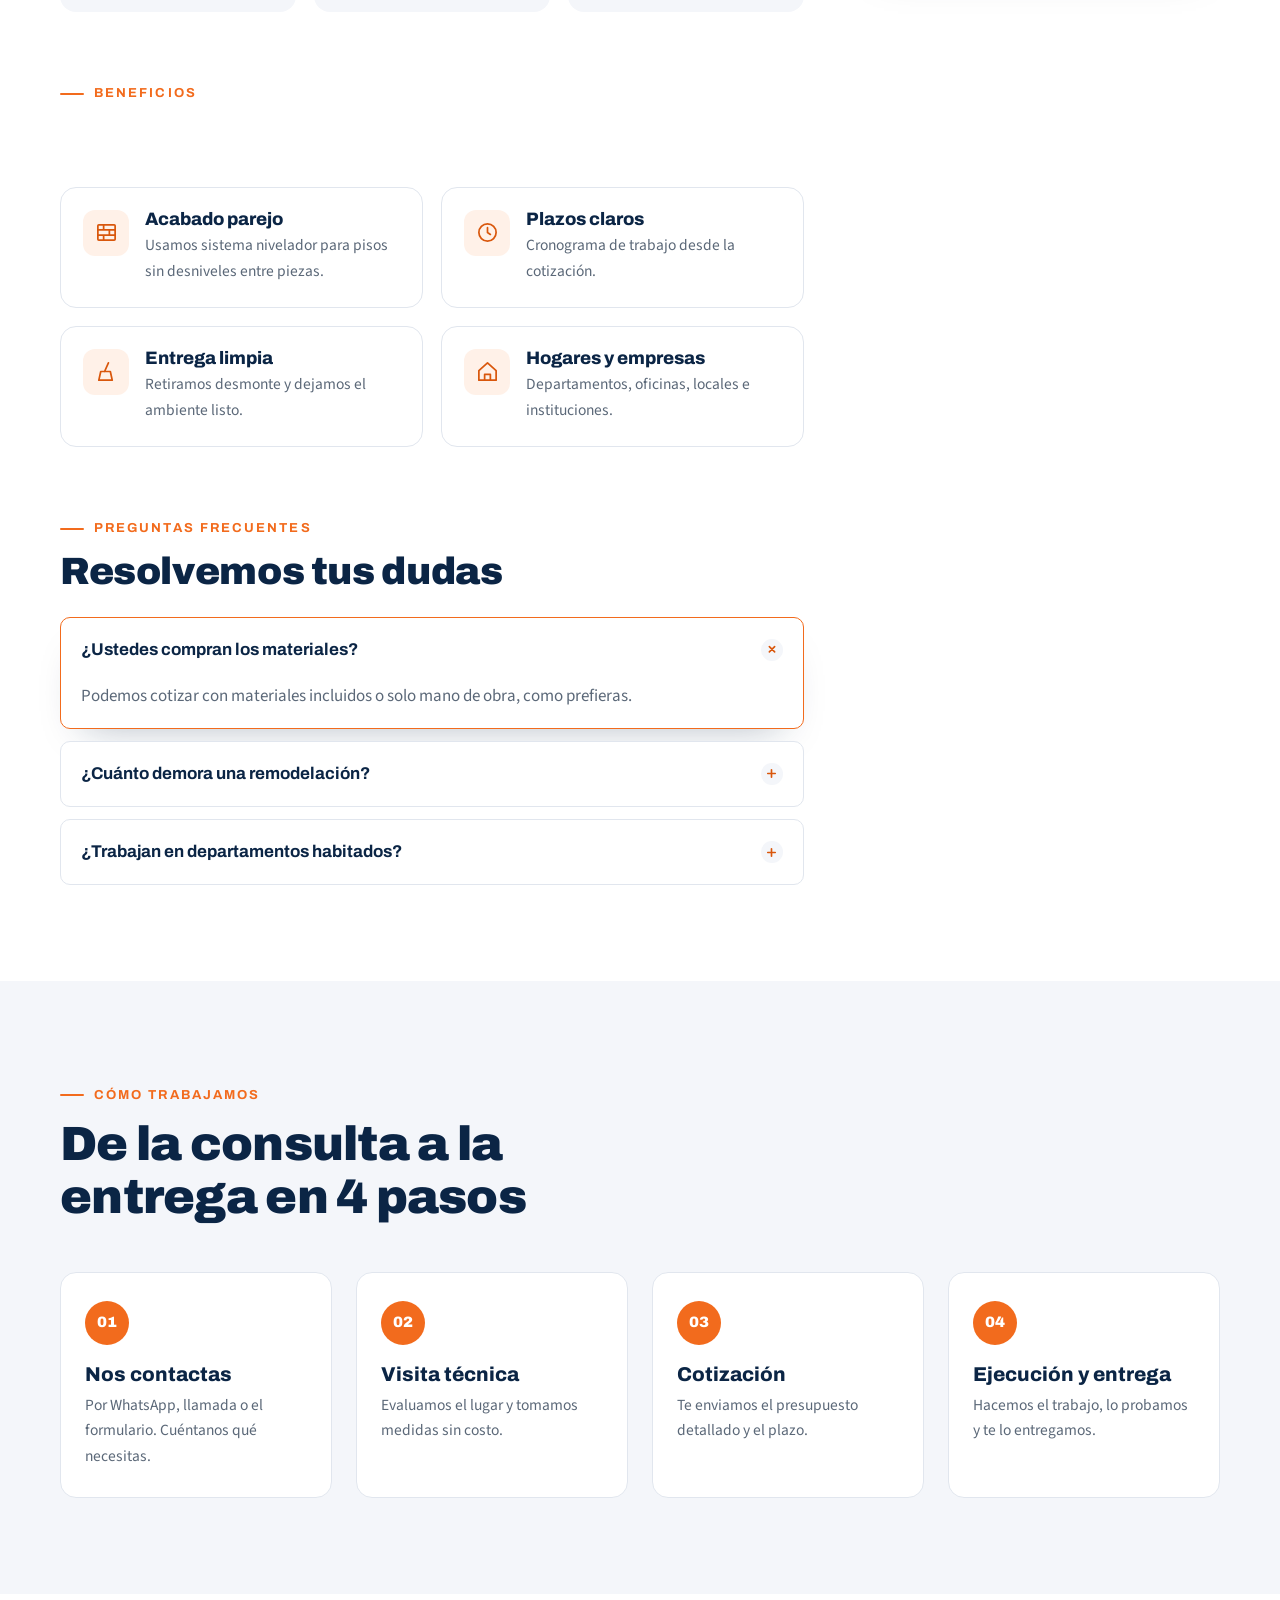
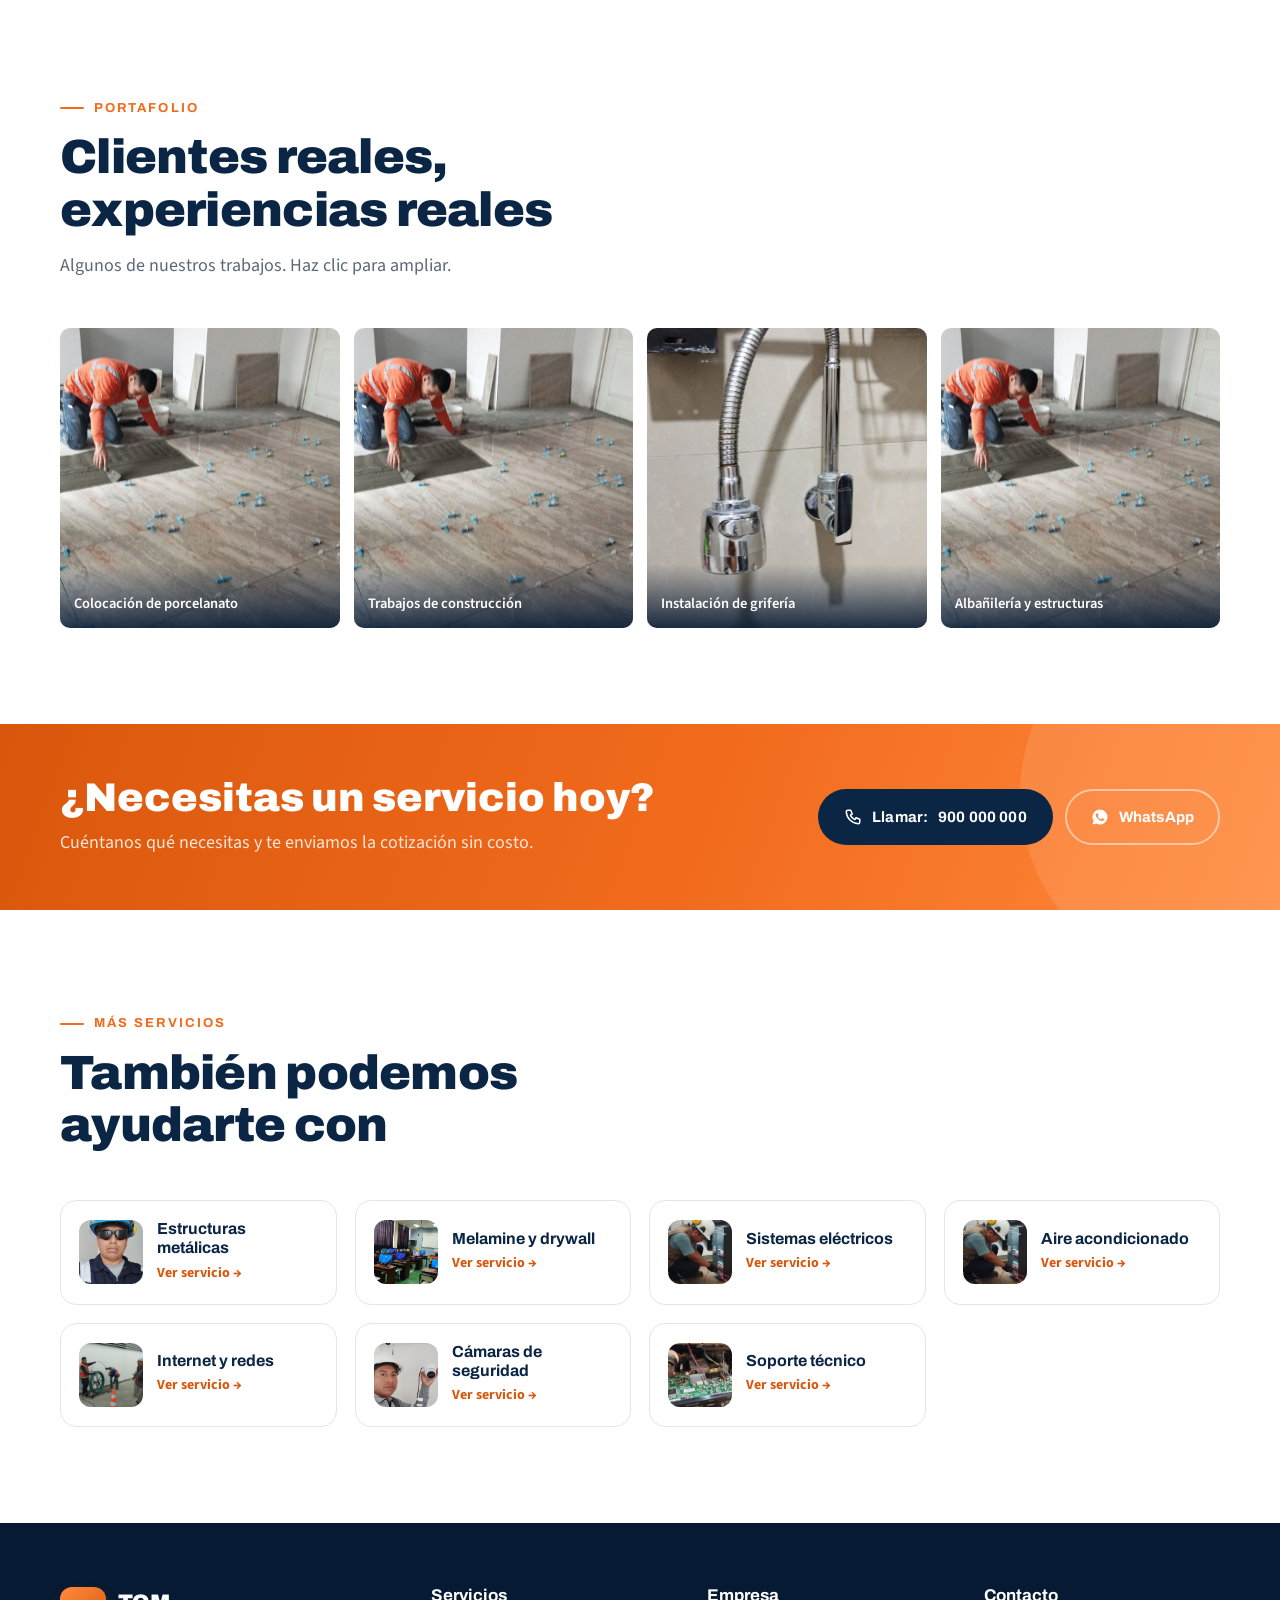
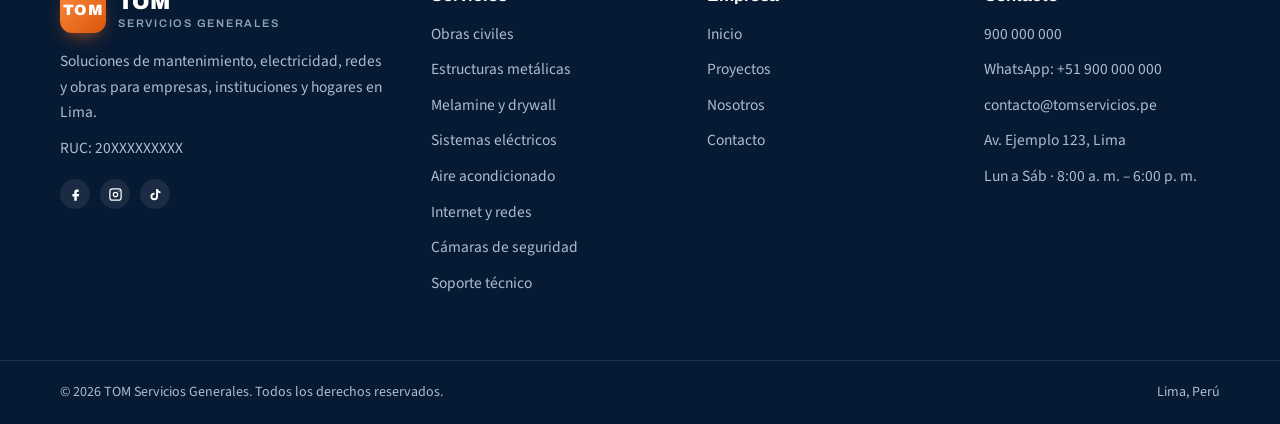
<file: obras-civiles.html>
<!DOCTYPE html>
<html lang="es">
<head>
<meta charset="utf-8">
<meta name="viewport" content="width=device-width, initial-scale=1, viewport-fit=cover">
<title>Obras civiles y remodelaciones en Lima | TOM Servicios Generales</title>
<meta name="description" content="Construimos, ampliamos y remodelamos casas, departamentos, oficinas y locales, con acabados de calidad y entrega en el plazo acordado.">
<meta name="theme-color" content="#0B2545">
<meta property="og:type" content="website">
<meta property="og:title" content="Obras civiles y remodelaciones en Lima | TOM Servicios Generales">
<meta property="og:description" content="Construimos, ampliamos y remodelamos casas, departamentos, oficinas y locales, con acabados de calidad y entrega en el plazo acordado.">
<meta property="og:image" content="assets/img/porcelanato.jpg">
<link rel="icon" href="assets/img/favicon.svg" type="image/svg+xml">
<link rel="preconnect" href="https://fonts.googleapis.com">
<link rel="preconnect" href="https://fonts.gstatic.com" crossorigin>
<link rel="stylesheet" href="https://fonts.googleapis.com/css2?family=Archivo:wght@500;700;800;900&family=Source+Sans+3:wght@400;600;700&display=swap">
<link rel="stylesheet" href="assets/css/styles.css">
<script>document.documentElement.classList.add("js")</script>
</head>
<body>
<a class="skip" href="#contenido">Saltar al contenido</a>
<div class="topbar">
  <div class="wrap">
    <div class="info">
      <span><svg viewBox="0 0 24 24" fill="none" stroke="#F26B1D" stroke-width="2" stroke-linecap="round" stroke-linejoin="round" aria-hidden="true"><circle cx="12" cy="12" r="9"/><path d="M12 7v5l3 2"/></svg><span data-emp="horario">Lun a Sáb · 8:00 a. m. – 6:00 p. m.</span></span>
      <span class="hide-sm"><svg viewBox="0 0 24 24" fill="none" stroke="#F26B1D" stroke-width="2" stroke-linecap="round" stroke-linejoin="round" aria-hidden="true"><rect x="3" y="5" width="18" height="14" rx="2"/><path d="M3 7l9 6 9-6"/></svg><a data-href="mail" href="#"><span data-emp="correo">contacto@tomservicios.pe</span></a></span>
    </div>
    <div class="social">
      <a data-href="facebook" href="#" target="_blank" rel="noopener" aria-label="Facebook"><svg viewBox="0 0 24 24" aria-hidden="true"><path d="M14 8h3V4h-3a4 4 0 00-4 4v3H7v4h3v7h4v-7h3l1-4h-4V8z"/></svg></a>
      <a data-href="instagram" href="#" target="_blank" rel="noopener" aria-label="Instagram"><svg viewBox="0 0 24 24" aria-hidden="true"><path d="M7 2h10a5 5 0 015 5v10a5 5 0 01-5 5H7a5 5 0 01-5-5V7a5 5 0 015-5zm0 2a3 3 0 00-3 3v10a3 3 0 003 3h10a3 3 0 003-3V7a3 3 0 00-3-3zm5 3.5a4.5 4.5 0 110 9 4.5 4.5 0 010-9zm0 2a2.5 2.5 0 100 5 2.5 2.5 0 000-5zM17.5 5.5a1 1 0 110 2 1 1 0 010-2z"/></svg></a>
      <a data-href="tiktok" href="#" target="_blank" rel="noopener" aria-label="TikTok"><svg viewBox="0 0 24 24" aria-hidden="true"><path d="M16 3c.3 2.2 1.8 3.8 4 4v3c-1.5 0-2.9-.5-4-1.2V15a6 6 0 11-6-6h.5v3.1H10a3 3 0 103 3V3z"/></svg></a>
    </div>
  </div>
</div>
<header class="header">
  <div class="wrap">
    <a class="brand" href="index.html" aria-label="TOM Servicios Generales, inicio">
      <span class="brand-mark">TOM</span>
      <span class="brand-name">TOM<small>Servicios Generales</small></span>
    </a>
    <nav class="nav" id="nav" aria-label="Menú principal">
      <a href="index.html">Inicio</a>
      <div class="dd">
        <button type="button" aria-expanded="false" aria-haspopup="true" class="active">Servicios <svg viewBox="0 0 24 24" fill="none" stroke="currentColor" stroke-width="2" stroke-linecap="round" stroke-linejoin="round" aria-hidden="true"><path d="M6 9l6 6 6-6"/></svg></button>
        <div class="dd-menu"><a href="obras-civiles.html"><span class="ic" aria-hidden="true"><svg viewBox="0 0 24 24"><rect x="3" y="4" width="18" height="16" rx="1"/><path d="M3 9.3h18M3 14.7h18M9 4v5.3M15 9.3v5.4M9 14.7V20"/></svg></span>Obras civiles</a><a href="estructuras-metalicas.html"><span class="ic" aria-hidden="true"><svg viewBox="0 0 24 24"><path d="M3 21h18M5 21V9l7-5 7 5v12M5 9h14M9 21v-8h6v8"/></svg></span>Estructuras metálicas</a><a href="melamine-y-drywall.html"><span class="ic" aria-hidden="true"><svg viewBox="0 0 24 24"><path d="M3 8h18M5 8v12M19 8v12M5 13h6v7"/></svg></span>Melamine y drywall</a><a href="sistemas-electricos.html"><span class="ic" aria-hidden="true"><svg viewBox="0 0 24 24"><path d="M13 2L4 14h7l-1 8 9-12h-7z"/></svg></span>Sistemas eléctricos</a><a href="aire-acondicionado.html"><span class="ic" aria-hidden="true"><svg viewBox="0 0 24 24"><path d="M12 2v20M4.9 6.5l14.2 11M19.1 6.5L4.9 17.5M9 4l3 2 3-2M9 20l3-2 3 2"/></svg></span>Aire acondicionado</a><a href="instalaciones-de-internet.html"><span class="ic" aria-hidden="true"><svg viewBox="0 0 24 24"><path d="M2 8.5a15 15 0 0120 0M5 12a10 10 0 0114 0M8.5 15.5a5 5 0 017 0"/><circle cx="12" cy="19" r="1.2"/></svg></span>Internet y redes</a><a href="camaras-de-seguridad.html"><span class="ic" aria-hidden="true"><svg viewBox="0 0 24 24"><path d="M3 5h18v4a9 9 0 01-18 0z"/><circle cx="12" cy="10" r="3"/></svg></span>Cámaras de seguridad</a><a href="soporte-tecnico.html"><span class="ic" aria-hidden="true"><svg viewBox="0 0 24 24"><rect x="2" y="3" width="20" height="13" rx="2"/><path d="M8 21h8M12 16v5"/></svg></span>Soporte técnico</a></div>
      </div>
      <a href="index.html#proyectos">Proyectos</a>
      <a href="index.html#nosotros">Nosotros</a>
      <a href="index.html#contacto">Contacto</a>
      <a class="btn btn-orange" href="#cotizar">Cotizar gratis</a>
    </nav>
    <button class="burger" type="button" aria-label="Abrir menú" aria-controls="nav" aria-expanded="false"><span></span></button>
  </div>
</header>
<main id="contenido">
<section class="s-hero">
  <div class="wrap">
    <div>
      <nav class="crumbs reveal" aria-label="Ruta"><a href="index.html">Inicio</a><span aria-hidden="true">/</span><a href="index.html#servicios">Servicios</a><span aria-hidden="true">/</span><span>Obras civiles y remodelaciones</span></nav>
      <h1 class="reveal">Obras civiles y remodelaciones</h1>
      <p class="lead reveal" data-delay="1">Construimos, ampliamos y remodelamos casas, departamentos, oficinas y locales, con acabados de calidad y entrega en el plazo acordado.</p>
      <div class="hero-actions reveal" data-delay="2"><a class="btn btn-orange" data-href="tel" href="#"><svg viewBox="0 0 24 24" fill="none" stroke="currentColor" stroke-width="2" stroke-linecap="round" stroke-linejoin="round" aria-hidden="true"><path d="M5 3h4l2 5-2.5 1.5a11 11 0 006 6L16 13l5 2v4a2 2 0 01-2 2A17 17 0 013 5a2 2 0 012-2z"/></svg>Llamar: <span data-emp="telefono">900 000 000</span></a><a class="btn btn-wa" data-href="wa" data-wa-msg="Hola TOM, quiero una cotización de obras civiles y remodelaciones." href="#" target="_blank" rel="noopener"><svg viewBox="0 0 24 24" aria-hidden="true"><path d="M12 2a10 10 0 00-8.6 15.1L2 22l5-1.3A10 10 0 1012 2zm5.3 14.1c-.2.6-1.3 1.2-1.8 1.2-.5.1-1 .2-3.3-.7-2.8-1.1-4.5-4-4.7-4.2-.1-.2-1.1-1.5-1.1-2.9s.7-2 1-2.3c.2-.3.5-.3.7-.3h.5c.2 0 .4 0 .6.5l.8 2c.1.2.1.4 0 .5l-.4.6-.4.4c-.1.1-.3.3-.1.6.2.3.8 1.3 1.7 2.1 1.2 1 2.1 1.4 2.4 1.5.3.1.5.1.6-.1l.9-1.1c.2-.3.4-.2.6-.1l1.9.9c.3.1.5.2.5.3.1.2.1.7-.1 1.3z" fill="currentColor"/></svg>Cotizar por WhatsApp</a></div>
      <div class="badges reveal" data-delay="3"><span class="badge">Visita técnica gratis</span><span class="badge">Garantía</span><span class="badge">Lima y alrededores</span></div>
    </div>
    <div class="s-hero-media reveal" data-delay="1">
      <img src="https://images.unsplash.com/photo-1517581177682-a085bb7ffb15?auto=format&fit=crop&w=1200&q=75" alt="Obras civiles y remodelaciones" data-fallback="assets/img/porcelanato.jpg" class="m1" fetchpriority="high" style="object-position:50% 50%">
      <img src="assets/img/porcelanato.jpg" alt="Trabajo de TOM" class="m2" loading="lazy">
      <span class="chip"><span class="ic" aria-hidden="true"><svg viewBox="0 0 24 24"><rect x="3" y="4" width="18" height="16" rx="1"/><path d="M3 9.3h18M3 14.7h18M9 4v5.3M15 9.3v5.4M9 14.7V20"/></svg></span>Servicio especializado</span>
    </div>
  </div>
</section>

<section class="sec">
  <div class="wrap s-main">
    <div>
      <div class="s-block reveal">
        <span class="kicker">El servicio</span>
        <h2>Obras civiles y remodelaciones para empresas, instituciones y hogares</h2>
        <div class="prose"><p>Nos encargamos de toda la obra: albañilería, tarrajeo, pisos, enchapes, pintura y gasfitería. Un solo equipo coordina cada etapa, así evitas retrasos entre contratistas.</p><p>Trabajamos con cronograma y te mantenemos informado del avance hasta entregar el ambiente limpio y listo para usar.</p></div>
      </div>
      <div class="s-block">
        <span class="kicker reveal">¿Qué incluye?</span>
        <h2 class="reveal">Trabajos que realizamos</h2>
        <div class="inc-groups"><div class="inc-group reveal" data-delay="0"><h3>Construcciones civiles</h3><ul class="checks"><li>Construcción y ampliación de casas, oficinas y departamentos</li><li>Albañilería, muros y vaciado de pisos</li><li>Encofrados y losas</li><li>Tarrajeo y reparación de rajaduras</li></ul></div><div class="inc-group reveal" data-delay="1"><h3>Acabados y pintura</h3><ul class="checks"><li>Porcelanato, cerámico y enchapes</li><li>Pintura de interiores y fachadas</li><li>Empastado y tratamiento de muros con salitre</li><li>Contrazócalos y fraguado</li></ul></div><div class="inc-group reveal" data-delay="2"><h3>Remodelaciones y gasfitería</h3><ul class="checks"><li>Remodelación de baños y cocinas</li><li>Redes de agua y desagüe</li><li>Instalación de grifería y aparatos sanitarios</li><li>Detección y reparación de fugas</li></ul></div></div>
      </div>
      <div class="s-block">
        <span class="kicker reveal">Beneficios</span>
        <h2 class="reveal">Por qué elegir a TOM</h2>
        <div class="benefits"><div class="benefit reveal" data-delay="0"><span class="ic" aria-hidden="true"><svg viewBox="0 0 24 24"><rect x="3" y="4" width="18" height="16" rx="1"/><path d="M3 9.3h18M3 14.7h18M9 4v5.3M15 9.3v5.4M9 14.7V20"/></svg></span><div><h3>Acabado parejo</h3><p>Usamos sistema nivelador para pisos sin desniveles entre piezas.</p></div></div><div class="benefit reveal" data-delay="1"><span class="ic" aria-hidden="true"><svg viewBox="0 0 24 24"><circle cx="12" cy="12" r="9"/><path d="M12 7v5l3 2"/></svg></span><div><h3>Plazos claros</h3><p>Cronograma de trabajo desde la cotización.</p></div></div><div class="benefit reveal" data-delay="0"><span class="ic" aria-hidden="true"><svg viewBox="0 0 24 24"><path d="M14 3l-4 9M6 12h10l2 9H4z"/></svg></span><div><h3>Entrega limpia</h3><p>Retiramos desmonte y dejamos el ambiente listo.</p></div></div><div class="benefit reveal" data-delay="1"><span class="ic" aria-hidden="true"><svg viewBox="0 0 24 24"><path d="M3 11l9-8 9 8v10H3z"/><path d="M9 21v-6h6v6"/></svg></span><div><h3>Hogares y empresas</h3><p>Departamentos, oficinas, locales e instituciones.</p></div></div></div>
      </div>
      <div class="s-block">
        <span class="kicker reveal">Preguntas frecuentes</span>
        <h2 class="reveal">Resolvemos tus dudas</h2>
        <div class="faq reveal"><details open><summary>¿Ustedes compran los materiales?</summary><div class="ans">Podemos cotizar con materiales incluidos o solo mano de obra, como prefieras.</div></details><details><summary>¿Cuánto demora una remodelación?</summary><div class="ans">Depende del área y del alcance. En la visita técnica medimos y te damos un cronograma.</div></details><details><summary>¿Trabajan en departamentos habitados?</summary><div class="ans">Sí. Protegemos muebles y zonas que no se intervienen y limpiamos al final de cada jornada.</div></details></div>
      </div>
    </div>
    <aside id="cotizar">
      <form class="side-card reveal" data-wa-form novalidate>
        <h3>Cotiza este servicio</h3>
        <p>Gratis y sin compromiso. Te respondemos el mismo día.</p>
        <input type="hidden" name="servicio" value="Obras civiles y remodelaciones">
        <div class="field"><label for="c-nombre">Nombre o empresa</label><input id="c-nombre" name="nombre" required placeholder="Tu nombre o empresa" autocomplete="name"></div>
        <div class="field"><label for="c-telefono">Teléfono</label><input id="c-telefono" name="telefono" required inputmode="tel" placeholder="987 654 321" autocomplete="tel"></div>
        <div class="field"><label for="c-distrito">Distrito</label><input id="c-distrito" name="distrito" placeholder="Ej. San Miguel"></div>
        <div class="field"><label for="c-mensaje">¿Qué necesitas?</label><textarea id="c-mensaje" name="mensaje" placeholder="Describe brevemente el trabajo"></textarea></div>
        <button class="btn btn-orange btn-block" type="submit"><svg viewBox="0 0 24 24" aria-hidden="true"><path d="M12 2a10 10 0 00-8.6 15.1L2 22l5-1.3A10 10 0 1012 2zm5.3 14.1c-.2.6-1.3 1.2-1.8 1.2-.5.1-1 .2-3.3-.7-2.8-1.1-4.5-4-4.7-4.2-.1-.2-1.1-1.5-1.1-2.9s.7-2 1-2.3c.2-.3.5-.3.7-.3h.5c.2 0 .4 0 .6.5l.8 2c.1.2.1.4 0 .5l-.4.6-.4.4c-.1.1-.3.3-.1.6.2.3.8 1.3 1.7 2.1 1.2 1 2.1 1.4 2.4 1.5.3.1.5.1.6-.1l.9-1.1c.2-.3.4-.2.6-.1l1.9.9c.3.1.5.2.5.3.1.2.1.7-.1 1.3z" fill="currentColor"/></svg>Enviar por WhatsApp</button>
        <div class="form-msg" hidden></div>
        <div class="or">o llámanos</div>
        <div class="btns"><a class="btn btn-navy btn-block" data-href="tel" href="#"><svg viewBox="0 0 24 24" fill="none" stroke="currentColor" stroke-width="2" stroke-linecap="round" stroke-linejoin="round" aria-hidden="true"><path d="M5 3h4l2 5-2.5 1.5a11 11 0 006 6L16 13l5 2v4a2 2 0 01-2 2A17 17 0 013 5a2 2 0 012-2z"/></svg>Llamar: <span data-emp="telefono">900 000 000</span></a></div>
      </form>
    </aside>
  </div>
</section>

<section class="sec bg-soft">
  <div class="wrap">
    <div class="sec-head reveal"><span class="kicker">Cómo trabajamos</span><h2>De la consulta a la entrega en 4 pasos</h2></div>
    <ol class="steps" style="list-style:none;padding:0;margin:0"><li class="step light reveal" data-delay="0"><span class="num">01</span><h3>Nos contactas</h3><p>Por WhatsApp, llamada o el formulario. Cuéntanos qué necesitas.</p></li><li class="step light reveal" data-delay="1"><span class="num">02</span><h3>Visita técnica</h3><p>Evaluamos el lugar y tomamos medidas sin costo.</p></li><li class="step light reveal" data-delay="2"><span class="num">03</span><h3>Cotización</h3><p>Te enviamos el presupuesto detallado y el plazo.</p></li><li class="step light reveal" data-delay="3"><span class="num">04</span><h3>Ejecución y entrega</h3><p>Hacemos el trabajo, lo probamos y te lo entregamos.</p></li></ol>
  </div>
</section>

<section class="sec">
  <div class="wrap">
    <div class="sec-head reveal"><span class="kicker">Portafolio</span><h2>Clientes reales, experiencias reales</h2><p>Algunos de nuestros trabajos. Haz clic para ampliar.</p></div>
    <div class="reveal"><div class="gallery gallery-row" style="--n:4"><button type="button" data-cap="Colocación de porcelanato"><img src="assets/img/porcelanato.jpg" alt="Colocación de porcelanato" loading="lazy"><span class="cap">Colocación de porcelanato</span></button><button type="button" data-cap="Trabajos de construcción"><img src="https://images.unsplash.com/photo-1504307651254-35680f356dfd?auto=format&fit=crop&w=900&q=75" alt="Trabajos de construcción" data-fallback="assets/img/porcelanato.jpg" loading="lazy"><span class="cap">Trabajos de construcción</span></button><button type="button" data-cap="Instalación de grifería"><img src="assets/img/gasfiteria.jpg" alt="Instalación de grifería" loading="lazy"><span class="cap">Instalación de grifería</span></button><button type="button" data-cap="Albañilería y estructuras"><img src="https://images.unsplash.com/photo-1558227691-41ea78d1f631?auto=format&fit=crop&w=900&q=75" alt="Albañilería y estructuras" data-fallback="assets/img/porcelanato.jpg" loading="lazy"><span class="cap">Albañilería y estructuras</span></button></div></div>
  </div>
</section>

<section class="cta-band">
  <div class="wrap">
    <div class="reveal"><h2>¿Necesitas un servicio hoy?</h2><p>Cuéntanos qué necesitas y te enviamos la cotización sin costo.</p></div>
    <div class="actions reveal" data-delay="1"><a class="btn btn-navy" data-href="tel" href="#"><svg viewBox="0 0 24 24" fill="none" stroke="currentColor" stroke-width="2" stroke-linecap="round" stroke-linejoin="round" aria-hidden="true"><path d="M5 3h4l2 5-2.5 1.5a11 11 0 006 6L16 13l5 2v4a2 2 0 01-2 2A17 17 0 013 5a2 2 0 012-2z"/></svg>Llamar: <span data-emp="telefono">900 000 000</span></a><a class="btn btn-ghost" data-href="wa" data-wa-msg="Hola TOM, quiero una cotización." href="#" target="_blank" rel="noopener"><svg viewBox="0 0 24 24" aria-hidden="true"><path d="M12 2a10 10 0 00-8.6 15.1L2 22l5-1.3A10 10 0 1012 2zm5.3 14.1c-.2.6-1.3 1.2-1.8 1.2-.5.1-1 .2-3.3-.7-2.8-1.1-4.5-4-4.7-4.2-.1-.2-1.1-1.5-1.1-2.9s.7-2 1-2.3c.2-.3.5-.3.7-.3h.5c.2 0 .4 0 .6.5l.8 2c.1.2.1.4 0 .5l-.4.6-.4.4c-.1.1-.3.3-.1.6.2.3.8 1.3 1.7 2.1 1.2 1 2.1 1.4 2.4 1.5.3.1.5.1.6-.1l.9-1.1c.2-.3.4-.2.6-.1l1.9.9c.3.1.5.2.5.3.1.2.1.7-.1 1.3z" fill="currentColor"/></svg>WhatsApp</a></div>
  </div>
</section>
<section class="sec">
  <div class="wrap">
    <div class="sec-head reveal"><span class="kicker">Más servicios</span><h2>También podemos ayudarte con</h2></div>
    <div class="others"><a class="other reveal" href="estructuras-metalicas.html"><img src="https://images.unsplash.com/photo-1504917595217-d4dc5ebe6122?auto=format&fit=crop&w=200&q=75" alt="" data-fallback="assets/img/seguridad-epp.jpg" loading="lazy"><div><strong>Estructuras metálicas</strong><span>Ver servicio →</span></div></a><a class="other reveal" href="melamine-y-drywall.html"><img src="https://images.unsplash.com/photo-1600489000022-c2086d79f9d4?auto=format&fit=crop&w=200&q=75" alt="" data-fallback="assets/img/laboratorio.jpg" loading="lazy"><div><strong>Melamine y drywall</strong><span>Ver servicio →</span></div></a><a class="other reveal" href="sistemas-electricos.html"><img src="https://images.unsplash.com/photo-1621905251189-08b45d6a269e?auto=format&fit=crop&w=200&q=75" alt="" data-fallback="assets/img/electrico-ups.jpg" loading="lazy"><div><strong>Sistemas eléctricos</strong><span>Ver servicio →</span></div></a><a class="other reveal" href="aire-acondicionado.html"><img src="https://images.unsplash.com/photo-1606421753414-8d165c9d48e5?auto=format&fit=crop&w=200&q=75" alt="" data-fallback="assets/img/electrico-ups.jpg" loading="lazy"><div><strong>Aire acondicionado</strong><span>Ver servicio →</span></div></a><a class="other reveal" href="instalaciones-de-internet.html"><img src="https://images.unsplash.com/photo-1544197150-b99a580bb7a8?auto=format&fit=crop&w=200&q=75" alt="" data-fallback="assets/img/fibra-equipo.jpg" loading="lazy"><div><strong>Internet y redes</strong><span>Ver servicio →</span></div></a><a class="other reveal" href="camaras-de-seguridad.html"><img src="https://images.unsplash.com/photo-1557597774-9d273605dfa9?auto=format&fit=crop&w=200&q=75" alt="" data-fallback="assets/img/camaras.jpg" loading="lazy"><div><strong>Cámaras de seguridad</strong><span>Ver servicio →</span></div></a><a class="other reveal" href="soporte-tecnico.html"><img src="https://images.unsplash.com/photo-1604754742629-3e5728249d73?auto=format&fit=crop&w=200&q=75" alt="" data-fallback="assets/img/proyector.jpg" loading="lazy"><div><strong>Soporte técnico</strong><span>Ver servicio →</span></div></a></div>
  </div>
</section>
</main>
<footer class="footer">
  <div class="wrap cols">
    <div>
      <a class="brand" href="index.html"><span class="brand-mark">TOM</span><span class="brand-name">TOM<small>Servicios Generales</small></span></a>
      <p class="about-f">Soluciones de mantenimiento, electricidad, redes y obras para empresas, instituciones y hogares en Lima.</p>
      <p style="margin-top:10px">RUC: <span data-emp="ruc">20XXXXXXXXX</span></p>
      <div class="social">
        <a data-href="facebook" href="#" target="_blank" rel="noopener" aria-label="Facebook"><svg viewBox="0 0 24 24" aria-hidden="true"><path d="M14 8h3V4h-3a4 4 0 00-4 4v3H7v4h3v7h4v-7h3l1-4h-4V8z"/></svg></a>
        <a data-href="instagram" href="#" target="_blank" rel="noopener" aria-label="Instagram"><svg viewBox="0 0 24 24" aria-hidden="true"><path d="M7 2h10a5 5 0 015 5v10a5 5 0 01-5 5H7a5 5 0 01-5-5V7a5 5 0 015-5zm0 2a3 3 0 00-3 3v10a3 3 0 003 3h10a3 3 0 003-3V7a3 3 0 00-3-3zm5 3.5a4.5 4.5 0 110 9 4.5 4.5 0 010-9zm0 2a2.5 2.5 0 100 5 2.5 2.5 0 000-5zM17.5 5.5a1 1 0 110 2 1 1 0 010-2z"/></svg></a>
        <a data-href="tiktok" href="#" target="_blank" rel="noopener" aria-label="TikTok"><svg viewBox="0 0 24 24" aria-hidden="true"><path d="M16 3c.3 2.2 1.8 3.8 4 4v3c-1.5 0-2.9-.5-4-1.2V15a6 6 0 11-6-6h.5v3.1H10a3 3 0 103 3V3z"/></svg></a>
      </div>
    </div>
    <div><h4>Servicios</h4><ul><li><a href="obras-civiles.html">Obras civiles</a></li><li><a href="estructuras-metalicas.html">Estructuras metálicas</a></li><li><a href="melamine-y-drywall.html">Melamine y drywall</a></li><li><a href="sistemas-electricos.html">Sistemas eléctricos</a></li><li><a href="aire-acondicionado.html">Aire acondicionado</a></li><li><a href="instalaciones-de-internet.html">Internet y redes</a></li><li><a href="camaras-de-seguridad.html">Cámaras de seguridad</a></li><li><a href="soporte-tecnico.html">Soporte técnico</a></li></ul></div>
    <div><h4>Empresa</h4><ul><li><a href="index.html">Inicio</a></li><li><a href="index.html#proyectos">Proyectos</a></li><li><a href="index.html#nosotros">Nosotros</a></li><li><a href="index.html#contacto">Contacto</a></li></ul></div>
    <div><h4>Contacto</h4><ul>
      <li><a data-href="tel" href="#"><span data-emp="telefono">900 000 000</span></a></li>
      <li><a data-href="wa" href="#" target="_blank" rel="noopener">WhatsApp: <span data-emp="whatsappTexto">+51 900 000 000</span></a></li>
      <li><a data-href="mail" href="#"><span data-emp="correo">contacto@tomservicios.pe</span></a></li>
      <li><span data-emp="direccion">Av. Ejemplo 123, Lima</span></li>
      <li><span data-emp="horario">Lun a Sáb · 8:00 a. m. – 6:00 p. m.</span></li>
    </ul></div>
  </div>
  <div class="copy"><div class="wrap"><span>© <span data-year>2026</span> TOM Servicios Generales. Todos los derechos reservados.</span><span>Lima, Perú</span></div></div>
</footer>
<a class="wa-float" data-href="wa" href="#" target="_blank" rel="noopener" aria-label="Escríbenos por WhatsApp"><svg viewBox="0 0 24 24" aria-hidden="true"><path d="M12 2a10 10 0 00-8.6 15.1L2 22l5-1.3A10 10 0 1012 2zm5.3 14.1c-.2.6-1.3 1.2-1.8 1.2-.5.1-1 .2-3.3-.7-2.8-1.1-4.5-4-4.7-4.2-.1-.2-1.1-1.5-1.1-2.9s.7-2 1-2.3c.2-.3.5-.3.7-.3h.5c.2 0 .4 0 .6.5l.8 2c.1.2.1.4 0 .5l-.4.6-.4.4c-.1.1-.3.3-.1.6.2.3.8 1.3 1.7 2.1 1.2 1 2.1 1.4 2.4 1.5.3.1.5.1.6-.1l.9-1.1c.2-.3.4-.2.6-.1l1.9.9c.3.1.5.2.5.3.1.2.1.7-.1 1.3z" fill="currentColor"/></svg></a>
<button class="to-top" type="button" aria-label="Volver arriba"><svg viewBox="0 0 24 24"><path d="M6 15l6-6 6 6"/></svg></button>
<script src="assets/js/config.js"></script>
<script src="assets/js/main.js" defer></script>
</body>
</html>
</file>
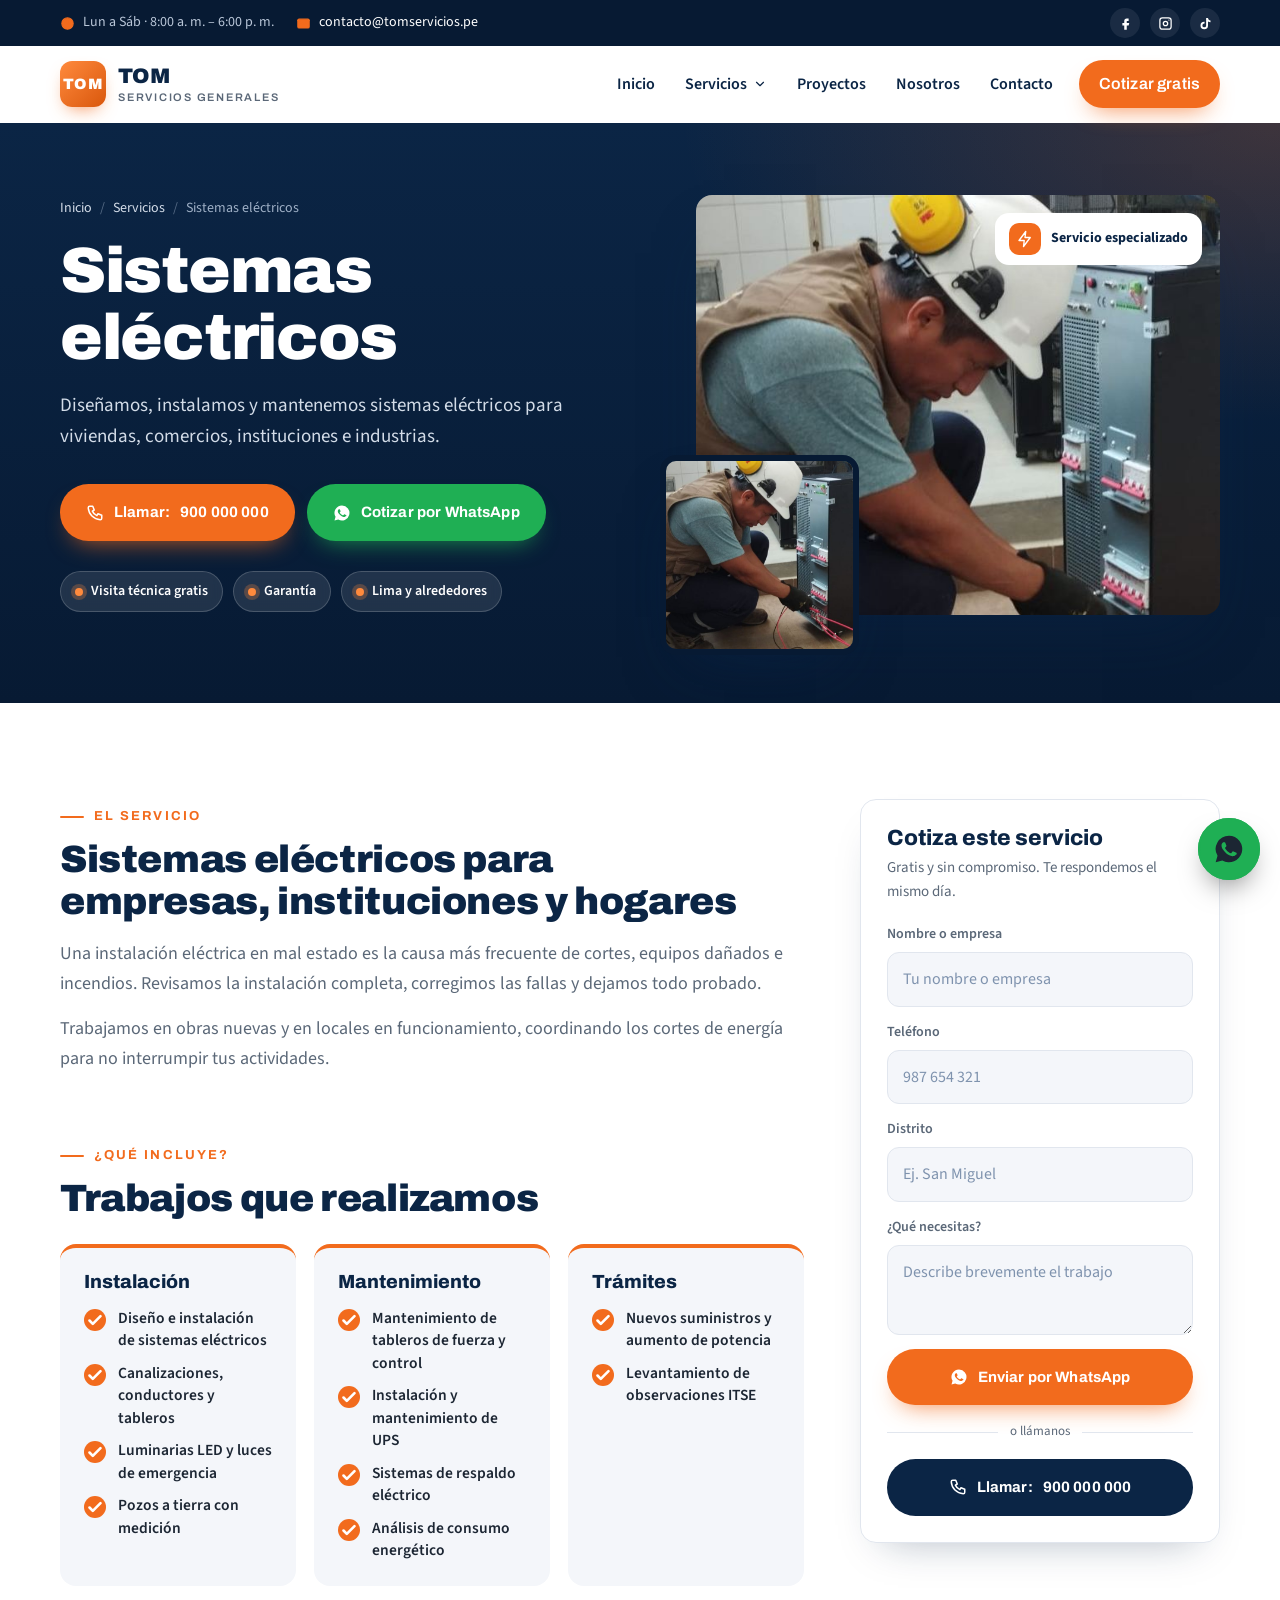
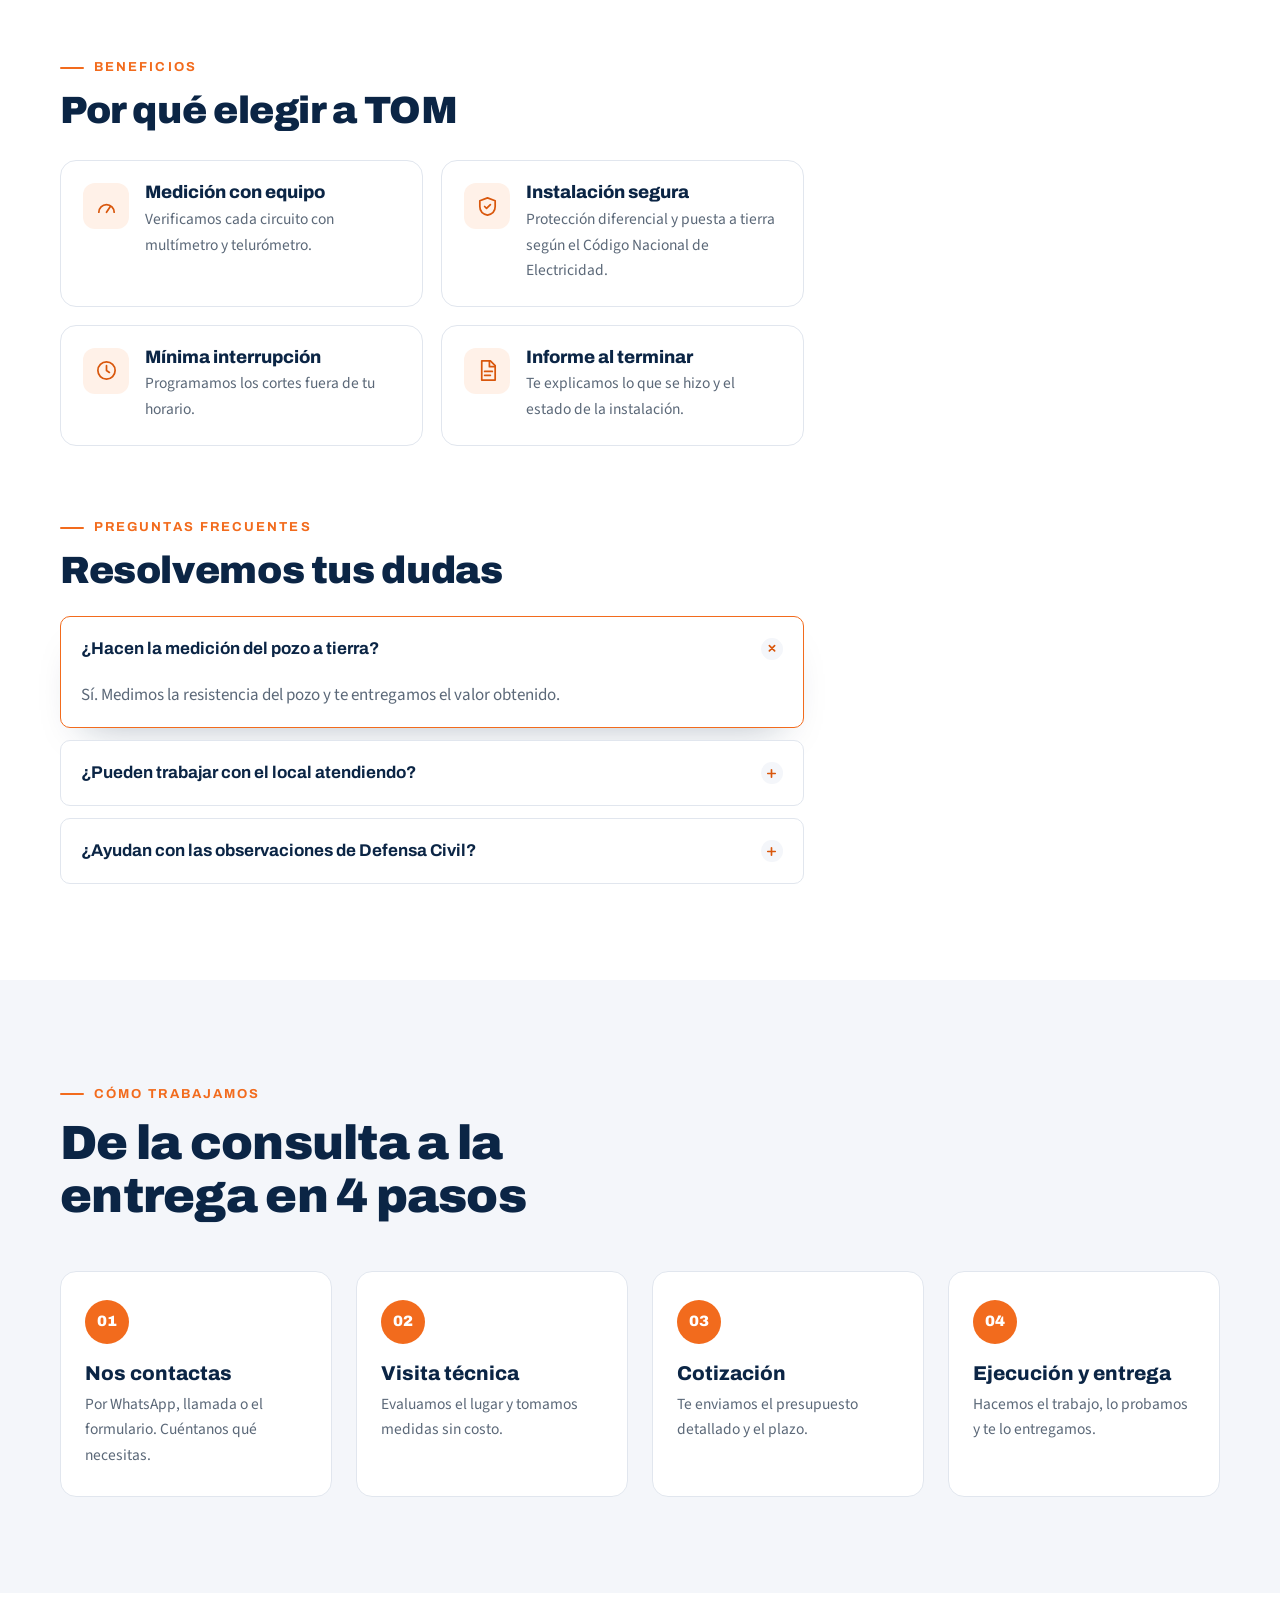
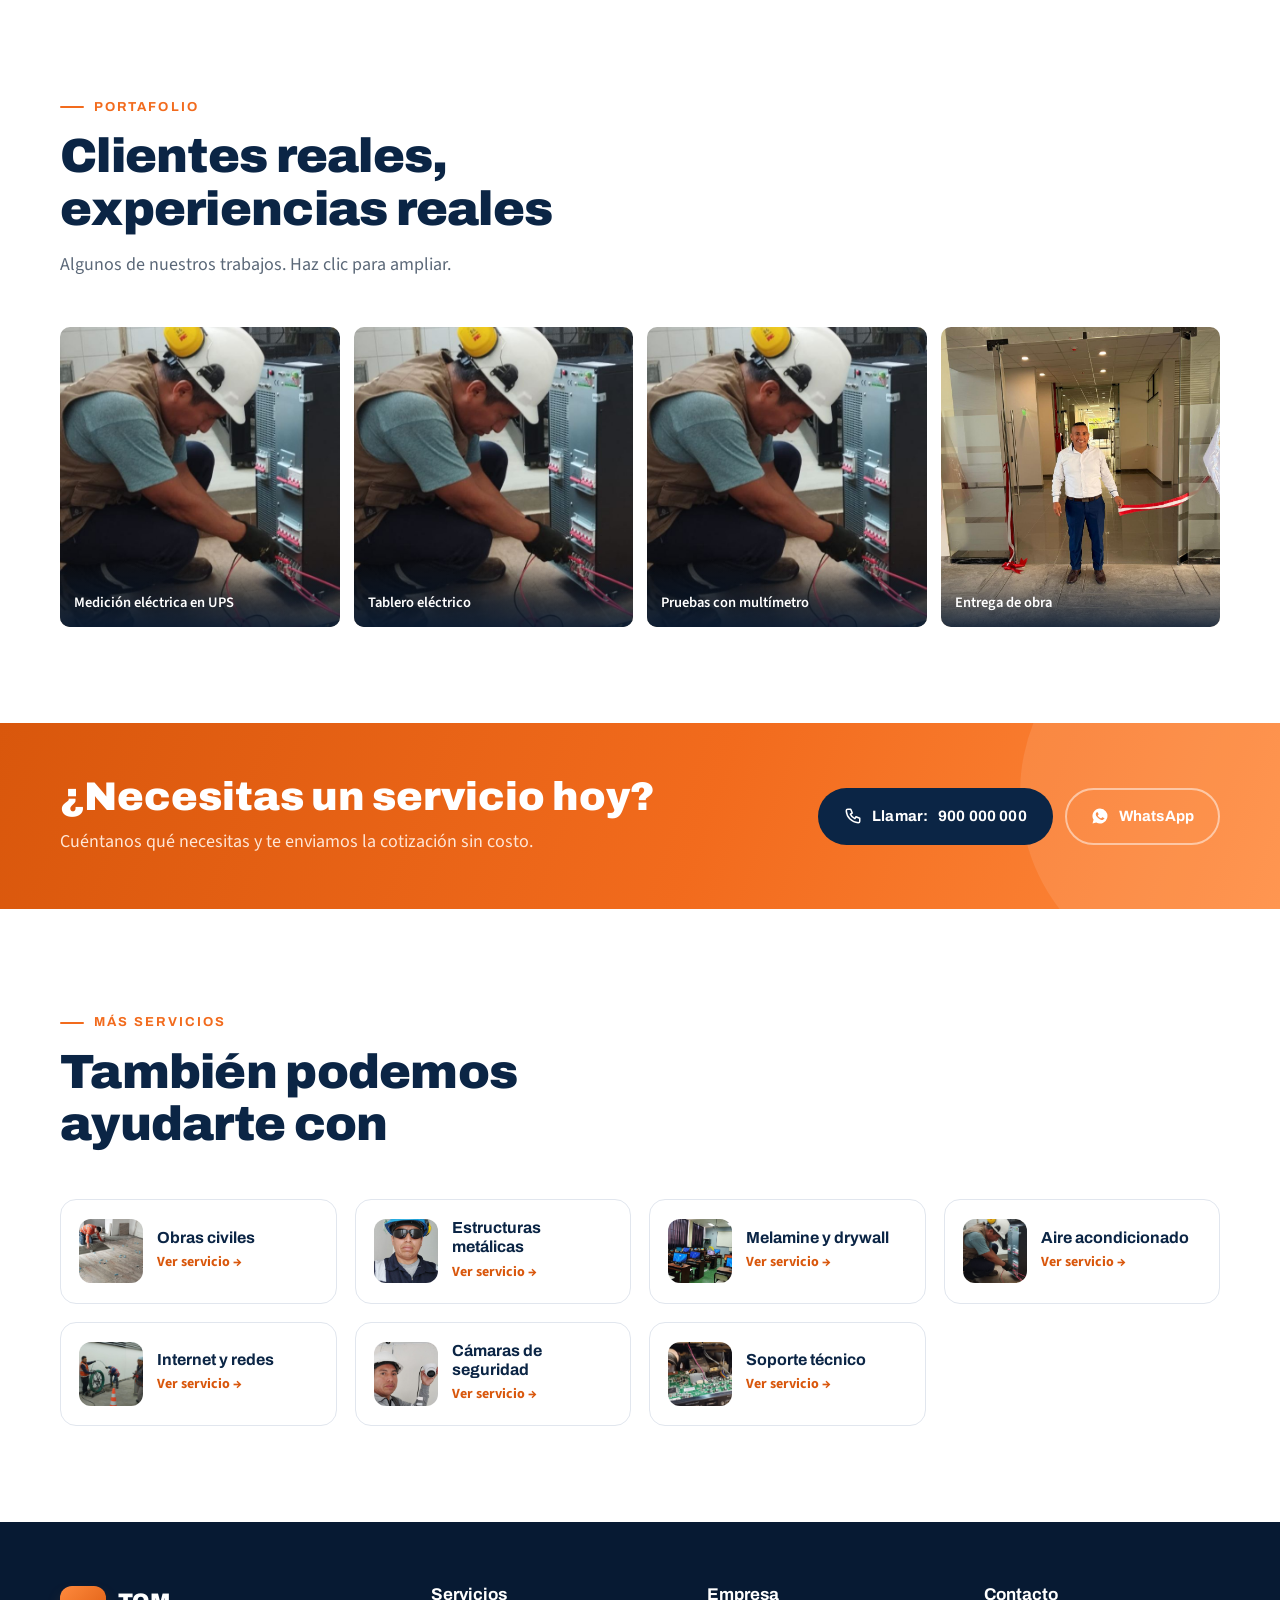
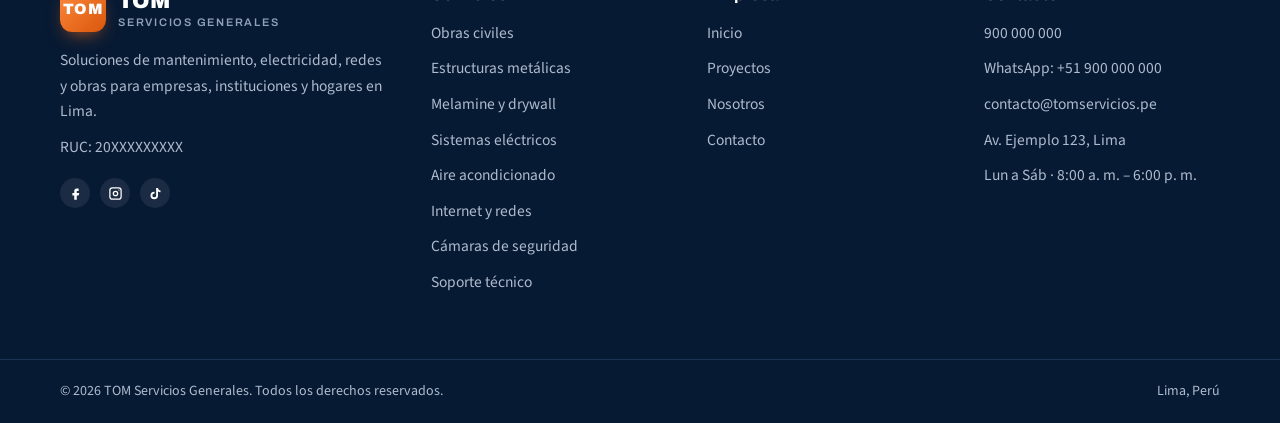
<file: sistemas-electricos.html>
<!DOCTYPE html>
<html lang="es">
<head>
<meta charset="utf-8">
<meta name="viewport" content="width=device-width, initial-scale=1, viewport-fit=cover">
<title>Sistemas eléctricos en Lima | TOM Servicios Generales</title>
<meta name="description" content="Diseñamos, instalamos y mantenemos sistemas eléctricos para viviendas, comercios, instituciones e industrias.">
<meta name="theme-color" content="#0B2545">
<meta property="og:type" content="website">
<meta property="og:title" content="Sistemas eléctricos en Lima | TOM Servicios Generales">
<meta property="og:description" content="Diseñamos, instalamos y mantenemos sistemas eléctricos para viviendas, comercios, instituciones e industrias.">
<meta property="og:image" content="assets/img/electrico-ups.jpg">
<link rel="icon" href="assets/img/favicon.svg" type="image/svg+xml">
<link rel="preconnect" href="https://fonts.googleapis.com">
<link rel="preconnect" href="https://fonts.gstatic.com" crossorigin>
<link rel="stylesheet" href="https://fonts.googleapis.com/css2?family=Archivo:wght@500;700;800;900&family=Source+Sans+3:wght@400;600;700&display=swap">
<link rel="stylesheet" href="assets/css/styles.css">
<script>document.documentElement.classList.add("js")</script>
</head>
<body>
<a class="skip" href="#contenido">Saltar al contenido</a>
<div class="topbar">
  <div class="wrap">
    <div class="info">
      <span><svg viewBox="0 0 24 24" fill="none" stroke="#F26B1D" stroke-width="2" stroke-linecap="round" stroke-linejoin="round" aria-hidden="true"><circle cx="12" cy="12" r="9"/><path d="M12 7v5l3 2"/></svg><span data-emp="horario">Lun a Sáb · 8:00 a. m. – 6:00 p. m.</span></span>
      <span class="hide-sm"><svg viewBox="0 0 24 24" fill="none" stroke="#F26B1D" stroke-width="2" stroke-linecap="round" stroke-linejoin="round" aria-hidden="true"><rect x="3" y="5" width="18" height="14" rx="2"/><path d="M3 7l9 6 9-6"/></svg><a data-href="mail" href="#"><span data-emp="correo">contacto@tomservicios.pe</span></a></span>
    </div>
    <div class="social">
      <a data-href="facebook" href="#" target="_blank" rel="noopener" aria-label="Facebook"><svg viewBox="0 0 24 24" aria-hidden="true"><path d="M14 8h3V4h-3a4 4 0 00-4 4v3H7v4h3v7h4v-7h3l1-4h-4V8z"/></svg></a>
      <a data-href="instagram" href="#" target="_blank" rel="noopener" aria-label="Instagram"><svg viewBox="0 0 24 24" aria-hidden="true"><path d="M7 2h10a5 5 0 015 5v10a5 5 0 01-5 5H7a5 5 0 01-5-5V7a5 5 0 015-5zm0 2a3 3 0 00-3 3v10a3 3 0 003 3h10a3 3 0 003-3V7a3 3 0 00-3-3zm5 3.5a4.5 4.5 0 110 9 4.5 4.5 0 010-9zm0 2a2.5 2.5 0 100 5 2.5 2.5 0 000-5zM17.5 5.5a1 1 0 110 2 1 1 0 010-2z"/></svg></a>
      <a data-href="tiktok" href="#" target="_blank" rel="noopener" aria-label="TikTok"><svg viewBox="0 0 24 24" aria-hidden="true"><path d="M16 3c.3 2.2 1.8 3.8 4 4v3c-1.5 0-2.9-.5-4-1.2V15a6 6 0 11-6-6h.5v3.1H10a3 3 0 103 3V3z"/></svg></a>
    </div>
  </div>
</div>
<header class="header">
  <div class="wrap">
    <a class="brand" href="index.html" aria-label="TOM Servicios Generales, inicio">
      <span class="brand-mark">TOM</span>
      <span class="brand-name">TOM<small>Servicios Generales</small></span>
    </a>
    <nav class="nav" id="nav" aria-label="Menú principal">
      <a href="index.html">Inicio</a>
      <div class="dd">
        <button type="button" aria-expanded="false" aria-haspopup="true" class="active">Servicios <svg viewBox="0 0 24 24" fill="none" stroke="currentColor" stroke-width="2" stroke-linecap="round" stroke-linejoin="round" aria-hidden="true"><path d="M6 9l6 6 6-6"/></svg></button>
        <div class="dd-menu"><a href="obras-civiles.html"><span class="ic" aria-hidden="true"><svg viewBox="0 0 24 24"><rect x="3" y="4" width="18" height="16" rx="1"/><path d="M3 9.3h18M3 14.7h18M9 4v5.3M15 9.3v5.4M9 14.7V20"/></svg></span>Obras civiles</a><a href="estructuras-metalicas.html"><span class="ic" aria-hidden="true"><svg viewBox="0 0 24 24"><path d="M3 21h18M5 21V9l7-5 7 5v12M5 9h14M9 21v-8h6v8"/></svg></span>Estructuras metálicas</a><a href="melamine-y-drywall.html"><span class="ic" aria-hidden="true"><svg viewBox="0 0 24 24"><path d="M3 8h18M5 8v12M19 8v12M5 13h6v7"/></svg></span>Melamine y drywall</a><a href="sistemas-electricos.html"><span class="ic" aria-hidden="true"><svg viewBox="0 0 24 24"><path d="M13 2L4 14h7l-1 8 9-12h-7z"/></svg></span>Sistemas eléctricos</a><a href="aire-acondicionado.html"><span class="ic" aria-hidden="true"><svg viewBox="0 0 24 24"><path d="M12 2v20M4.9 6.5l14.2 11M19.1 6.5L4.9 17.5M9 4l3 2 3-2M9 20l3-2 3 2"/></svg></span>Aire acondicionado</a><a href="instalaciones-de-internet.html"><span class="ic" aria-hidden="true"><svg viewBox="0 0 24 24"><path d="M2 8.5a15 15 0 0120 0M5 12a10 10 0 0114 0M8.5 15.5a5 5 0 017 0"/><circle cx="12" cy="19" r="1.2"/></svg></span>Internet y redes</a><a href="camaras-de-seguridad.html"><span class="ic" aria-hidden="true"><svg viewBox="0 0 24 24"><path d="M3 5h18v4a9 9 0 01-18 0z"/><circle cx="12" cy="10" r="3"/></svg></span>Cámaras de seguridad</a><a href="soporte-tecnico.html"><span class="ic" aria-hidden="true"><svg viewBox="0 0 24 24"><rect x="2" y="3" width="20" height="13" rx="2"/><path d="M8 21h8M12 16v5"/></svg></span>Soporte técnico</a></div>
      </div>
      <a href="index.html#proyectos">Proyectos</a>
      <a href="index.html#nosotros">Nosotros</a>
      <a href="index.html#contacto">Contacto</a>
      <a class="btn btn-orange" href="#cotizar">Cotizar gratis</a>
    </nav>
    <button class="burger" type="button" aria-label="Abrir menú" aria-controls="nav" aria-expanded="false"><span></span></button>
  </div>
</header>
<main id="contenido">
<section class="s-hero">
  <div class="wrap">
    <div>
      <nav class="crumbs reveal" aria-label="Ruta"><a href="index.html">Inicio</a><span aria-hidden="true">/</span><a href="index.html#servicios">Servicios</a><span aria-hidden="true">/</span><span>Sistemas eléctricos</span></nav>
      <h1 class="reveal">Sistemas eléctricos</h1>
      <p class="lead reveal" data-delay="1">Diseñamos, instalamos y mantenemos sistemas eléctricos para viviendas, comercios, instituciones e industrias.</p>
      <div class="hero-actions reveal" data-delay="2"><a class="btn btn-orange" data-href="tel" href="#"><svg viewBox="0 0 24 24" fill="none" stroke="currentColor" stroke-width="2" stroke-linecap="round" stroke-linejoin="round" aria-hidden="true"><path d="M5 3h4l2 5-2.5 1.5a11 11 0 006 6L16 13l5 2v4a2 2 0 01-2 2A17 17 0 013 5a2 2 0 012-2z"/></svg>Llamar: <span data-emp="telefono">900 000 000</span></a><a class="btn btn-wa" data-href="wa" data-wa-msg="Hola TOM, quiero una cotización de sistemas eléctricos." href="#" target="_blank" rel="noopener"><svg viewBox="0 0 24 24" aria-hidden="true"><path d="M12 2a10 10 0 00-8.6 15.1L2 22l5-1.3A10 10 0 1012 2zm5.3 14.1c-.2.6-1.3 1.2-1.8 1.2-.5.1-1 .2-3.3-.7-2.8-1.1-4.5-4-4.7-4.2-.1-.2-1.1-1.5-1.1-2.9s.7-2 1-2.3c.2-.3.5-.3.7-.3h.5c.2 0 .4 0 .6.5l.8 2c.1.2.1.4 0 .5l-.4.6-.4.4c-.1.1-.3.3-.1.6.2.3.8 1.3 1.7 2.1 1.2 1 2.1 1.4 2.4 1.5.3.1.5.1.6-.1l.9-1.1c.2-.3.4-.2.6-.1l1.9.9c.3.1.5.2.5.3.1.2.1.7-.1 1.3z" fill="currentColor"/></svg>Cotizar por WhatsApp</a></div>
      <div class="badges reveal" data-delay="3"><span class="badge">Visita técnica gratis</span><span class="badge">Garantía</span><span class="badge">Lima y alrededores</span></div>
    </div>
    <div class="s-hero-media reveal" data-delay="1">
      <img src="https://images.unsplash.com/photo-1621905251189-08b45d6a269e?auto=format&fit=crop&w=1200&q=75" alt="Sistemas eléctricos" data-fallback="assets/img/electrico-ups.jpg" class="m1" fetchpriority="high" style="object-position:50% 40%">
      <img src="assets/img/electrico-ups.jpg" alt="Trabajo de TOM" class="m2" loading="lazy">
      <span class="chip"><span class="ic" aria-hidden="true"><svg viewBox="0 0 24 24"><path d="M13 2L4 14h7l-1 8 9-12h-7z"/></svg></span>Servicio especializado</span>
    </div>
  </div>
</section>

<section class="sec">
  <div class="wrap s-main">
    <div>
      <div class="s-block reveal">
        <span class="kicker">El servicio</span>
        <h2>Sistemas eléctricos para empresas, instituciones y hogares</h2>
        <div class="prose"><p>Una instalación eléctrica en mal estado es la causa más frecuente de cortes, equipos dañados e incendios. Revisamos la instalación completa, corregimos las fallas y dejamos todo probado.</p><p>Trabajamos en obras nuevas y en locales en funcionamiento, coordinando los cortes de energía para no interrumpir tus actividades.</p></div>
      </div>
      <div class="s-block">
        <span class="kicker reveal">¿Qué incluye?</span>
        <h2 class="reveal">Trabajos que realizamos</h2>
        <div class="inc-groups"><div class="inc-group reveal" data-delay="0"><h3>Instalación</h3><ul class="checks"><li>Diseño e instalación de sistemas eléctricos</li><li>Canalizaciones, conductores y tableros</li><li>Luminarias LED y luces de emergencia</li><li>Pozos a tierra con medición</li></ul></div><div class="inc-group reveal" data-delay="1"><h3>Mantenimiento</h3><ul class="checks"><li>Mantenimiento de tableros de fuerza y control</li><li>Instalación y mantenimiento de UPS</li><li>Sistemas de respaldo eléctrico</li><li>Análisis de consumo energético</li></ul></div><div class="inc-group reveal" data-delay="2"><h3>Trámites</h3><ul class="checks"><li>Nuevos suministros y aumento de potencia</li><li>Levantamiento de observaciones ITSE</li></ul></div></div>
      </div>
      <div class="s-block">
        <span class="kicker reveal">Beneficios</span>
        <h2 class="reveal">Por qué elegir a TOM</h2>
        <div class="benefits"><div class="benefit reveal" data-delay="0"><span class="ic" aria-hidden="true"><svg viewBox="0 0 24 24"><path d="M4 18a8 8 0 1116 0"/><path d="M12 18l4-6"/></svg></span><div><h3>Medición con equipo</h3><p>Verificamos cada circuito con multímetro y telurómetro.</p></div></div><div class="benefit reveal" data-delay="1"><span class="ic" aria-hidden="true"><svg viewBox="0 0 24 24"><path d="M12 3l8 3v6c0 5-3.5 8-8 9-4.5-1-8-4-8-9V6z"/><path d="M9 12l2 2 4-4"/></svg></span><div><h3>Instalación segura</h3><p>Protección diferencial y puesta a tierra según el Código Nacional de Electricidad.</p></div></div><div class="benefit reveal" data-delay="0"><span class="ic" aria-hidden="true"><svg viewBox="0 0 24 24"><circle cx="12" cy="12" r="9"/><path d="M12 7v5l3 2"/></svg></span><div><h3>Mínima interrupción</h3><p>Programamos los cortes fuera de tu horario.</p></div></div><div class="benefit reveal" data-delay="1"><span class="ic" aria-hidden="true"><svg viewBox="0 0 24 24"><path d="M6 2h9l5 5v15H6z"/><path d="M14 2v6h6M9 13h8M9 17h6"/></svg></span><div><h3>Informe al terminar</h3><p>Te explicamos lo que se hizo y el estado de la instalación.</p></div></div></div>
      </div>
      <div class="s-block">
        <span class="kicker reveal">Preguntas frecuentes</span>
        <h2 class="reveal">Resolvemos tus dudas</h2>
        <div class="faq reveal"><details open><summary>¿Hacen la medición del pozo a tierra?</summary><div class="ans">Sí. Medimos la resistencia del pozo y te entregamos el valor obtenido.</div></details><details><summary>¿Pueden trabajar con el local atendiendo?</summary><div class="ans">Sí. Trabajamos por zonas y programamos los cortes en el horario que nos indiques.</div></details><details><summary>¿Ayudan con las observaciones de Defensa Civil?</summary><div class="ans">Sí. Ejecutamos las correcciones eléctricas del informe de la inspección ITSE.</div></details></div>
      </div>
    </div>
    <aside id="cotizar">
      <form class="side-card reveal" data-wa-form novalidate>
        <h3>Cotiza este servicio</h3>
        <p>Gratis y sin compromiso. Te respondemos el mismo día.</p>
        <input type="hidden" name="servicio" value="Sistemas eléctricos">
        <div class="field"><label for="c-nombre">Nombre o empresa</label><input id="c-nombre" name="nombre" required placeholder="Tu nombre o empresa" autocomplete="name"></div>
        <div class="field"><label for="c-telefono">Teléfono</label><input id="c-telefono" name="telefono" required inputmode="tel" placeholder="987 654 321" autocomplete="tel"></div>
        <div class="field"><label for="c-distrito">Distrito</label><input id="c-distrito" name="distrito" placeholder="Ej. San Miguel"></div>
        <div class="field"><label for="c-mensaje">¿Qué necesitas?</label><textarea id="c-mensaje" name="mensaje" placeholder="Describe brevemente el trabajo"></textarea></div>
        <button class="btn btn-orange btn-block" type="submit"><svg viewBox="0 0 24 24" aria-hidden="true"><path d="M12 2a10 10 0 00-8.6 15.1L2 22l5-1.3A10 10 0 1012 2zm5.3 14.1c-.2.6-1.3 1.2-1.8 1.2-.5.1-1 .2-3.3-.7-2.8-1.1-4.5-4-4.7-4.2-.1-.2-1.1-1.5-1.1-2.9s.7-2 1-2.3c.2-.3.5-.3.7-.3h.5c.2 0 .4 0 .6.5l.8 2c.1.2.1.4 0 .5l-.4.6-.4.4c-.1.1-.3.3-.1.6.2.3.8 1.3 1.7 2.1 1.2 1 2.1 1.4 2.4 1.5.3.1.5.1.6-.1l.9-1.1c.2-.3.4-.2.6-.1l1.9.9c.3.1.5.2.5.3.1.2.1.7-.1 1.3z" fill="currentColor"/></svg>Enviar por WhatsApp</button>
        <div class="form-msg" hidden></div>
        <div class="or">o llámanos</div>
        <div class="btns"><a class="btn btn-navy btn-block" data-href="tel" href="#"><svg viewBox="0 0 24 24" fill="none" stroke="currentColor" stroke-width="2" stroke-linecap="round" stroke-linejoin="round" aria-hidden="true"><path d="M5 3h4l2 5-2.5 1.5a11 11 0 006 6L16 13l5 2v4a2 2 0 01-2 2A17 17 0 013 5a2 2 0 012-2z"/></svg>Llamar: <span data-emp="telefono">900 000 000</span></a></div>
      </form>
    </aside>
  </div>
</section>

<section class="sec bg-soft">
  <div class="wrap">
    <div class="sec-head reveal"><span class="kicker">Cómo trabajamos</span><h2>De la consulta a la entrega en 4 pasos</h2></div>
    <ol class="steps" style="list-style:none;padding:0;margin:0"><li class="step light reveal" data-delay="0"><span class="num">01</span><h3>Nos contactas</h3><p>Por WhatsApp, llamada o el formulario. Cuéntanos qué necesitas.</p></li><li class="step light reveal" data-delay="1"><span class="num">02</span><h3>Visita técnica</h3><p>Evaluamos el lugar y tomamos medidas sin costo.</p></li><li class="step light reveal" data-delay="2"><span class="num">03</span><h3>Cotización</h3><p>Te enviamos el presupuesto detallado y el plazo.</p></li><li class="step light reveal" data-delay="3"><span class="num">04</span><h3>Ejecución y entrega</h3><p>Hacemos el trabajo, lo probamos y te lo entregamos.</p></li></ol>
  </div>
</section>

<section class="sec">
  <div class="wrap">
    <div class="sec-head reveal"><span class="kicker">Portafolio</span><h2>Clientes reales, experiencias reales</h2><p>Algunos de nuestros trabajos. Haz clic para ampliar.</p></div>
    <div class="reveal"><div class="gallery gallery-row" style="--n:4"><button type="button" data-cap="Medición eléctrica en UPS"><img src="assets/img/electrico-ups.jpg" alt="Medición eléctrica en UPS" loading="lazy"><span class="cap">Medición eléctrica en UPS</span></button><button type="button" data-cap="Tablero eléctrico"><img src="https://images.unsplash.com/photo-1544724569-5f546fd6f2b5?auto=format&fit=crop&w=900&q=75" alt="Tablero eléctrico" data-fallback="assets/img/electrico-ups.jpg" loading="lazy"><span class="cap">Tablero eléctrico</span></button><button type="button" data-cap="Pruebas con multímetro"><img src="https://images.unsplash.com/photo-1758101755915-462eddc23f57?auto=format&fit=crop&w=900&q=75" alt="Pruebas con multímetro" data-fallback="assets/img/electrico-ups.jpg" loading="lazy"><span class="cap">Pruebas con multímetro</span></button><button type="button" data-cap="Entrega de obra"><img src="assets/img/entrega-obra.jpg" alt="Entrega de obra" loading="lazy"><span class="cap">Entrega de obra</span></button></div></div>
  </div>
</section>

<section class="cta-band">
  <div class="wrap">
    <div class="reveal"><h2>¿Necesitas un servicio hoy?</h2><p>Cuéntanos qué necesitas y te enviamos la cotización sin costo.</p></div>
    <div class="actions reveal" data-delay="1"><a class="btn btn-navy" data-href="tel" href="#"><svg viewBox="0 0 24 24" fill="none" stroke="currentColor" stroke-width="2" stroke-linecap="round" stroke-linejoin="round" aria-hidden="true"><path d="M5 3h4l2 5-2.5 1.5a11 11 0 006 6L16 13l5 2v4a2 2 0 01-2 2A17 17 0 013 5a2 2 0 012-2z"/></svg>Llamar: <span data-emp="telefono">900 000 000</span></a><a class="btn btn-ghost" data-href="wa" data-wa-msg="Hola TOM, quiero una cotización." href="#" target="_blank" rel="noopener"><svg viewBox="0 0 24 24" aria-hidden="true"><path d="M12 2a10 10 0 00-8.6 15.1L2 22l5-1.3A10 10 0 1012 2zm5.3 14.1c-.2.6-1.3 1.2-1.8 1.2-.5.1-1 .2-3.3-.7-2.8-1.1-4.5-4-4.7-4.2-.1-.2-1.1-1.5-1.1-2.9s.7-2 1-2.3c.2-.3.5-.3.7-.3h.5c.2 0 .4 0 .6.5l.8 2c.1.2.1.4 0 .5l-.4.6-.4.4c-.1.1-.3.3-.1.6.2.3.8 1.3 1.7 2.1 1.2 1 2.1 1.4 2.4 1.5.3.1.5.1.6-.1l.9-1.1c.2-.3.4-.2.6-.1l1.9.9c.3.1.5.2.5.3.1.2.1.7-.1 1.3z" fill="currentColor"/></svg>WhatsApp</a></div>
  </div>
</section>
<section class="sec">
  <div class="wrap">
    <div class="sec-head reveal"><span class="kicker">Más servicios</span><h2>También podemos ayudarte con</h2></div>
    <div class="others"><a class="other reveal" href="obras-civiles.html"><img src="https://images.unsplash.com/photo-1517581177682-a085bb7ffb15?auto=format&fit=crop&w=200&q=75" alt="" data-fallback="assets/img/porcelanato.jpg" loading="lazy"><div><strong>Obras civiles</strong><span>Ver servicio →</span></div></a><a class="other reveal" href="estructuras-metalicas.html"><img src="https://images.unsplash.com/photo-1504917595217-d4dc5ebe6122?auto=format&fit=crop&w=200&q=75" alt="" data-fallback="assets/img/seguridad-epp.jpg" loading="lazy"><div><strong>Estructuras metálicas</strong><span>Ver servicio →</span></div></a><a class="other reveal" href="melamine-y-drywall.html"><img src="https://images.unsplash.com/photo-1600489000022-c2086d79f9d4?auto=format&fit=crop&w=200&q=75" alt="" data-fallback="assets/img/laboratorio.jpg" loading="lazy"><div><strong>Melamine y drywall</strong><span>Ver servicio →</span></div></a><a class="other reveal" href="aire-acondicionado.html"><img src="https://images.unsplash.com/photo-1606421753414-8d165c9d48e5?auto=format&fit=crop&w=200&q=75" alt="" data-fallback="assets/img/electrico-ups.jpg" loading="lazy"><div><strong>Aire acondicionado</strong><span>Ver servicio →</span></div></a><a class="other reveal" href="instalaciones-de-internet.html"><img src="https://images.unsplash.com/photo-1544197150-b99a580bb7a8?auto=format&fit=crop&w=200&q=75" alt="" data-fallback="assets/img/fibra-equipo.jpg" loading="lazy"><div><strong>Internet y redes</strong><span>Ver servicio →</span></div></a><a class="other reveal" href="camaras-de-seguridad.html"><img src="https://images.unsplash.com/photo-1557597774-9d273605dfa9?auto=format&fit=crop&w=200&q=75" alt="" data-fallback="assets/img/camaras.jpg" loading="lazy"><div><strong>Cámaras de seguridad</strong><span>Ver servicio →</span></div></a><a class="other reveal" href="soporte-tecnico.html"><img src="https://images.unsplash.com/photo-1604754742629-3e5728249d73?auto=format&fit=crop&w=200&q=75" alt="" data-fallback="assets/img/proyector.jpg" loading="lazy"><div><strong>Soporte técnico</strong><span>Ver servicio →</span></div></a></div>
  </div>
</section>
</main>
<footer class="footer">
  <div class="wrap cols">
    <div>
      <a class="brand" href="index.html"><span class="brand-mark">TOM</span><span class="brand-name">TOM<small>Servicios Generales</small></span></a>
      <p class="about-f">Soluciones de mantenimiento, electricidad, redes y obras para empresas, instituciones y hogares en Lima.</p>
      <p style="margin-top:10px">RUC: <span data-emp="ruc">20XXXXXXXXX</span></p>
      <div class="social">
        <a data-href="facebook" href="#" target="_blank" rel="noopener" aria-label="Facebook"><svg viewBox="0 0 24 24" aria-hidden="true"><path d="M14 8h3V4h-3a4 4 0 00-4 4v3H7v4h3v7h4v-7h3l1-4h-4V8z"/></svg></a>
        <a data-href="instagram" href="#" target="_blank" rel="noopener" aria-label="Instagram"><svg viewBox="0 0 24 24" aria-hidden="true"><path d="M7 2h10a5 5 0 015 5v10a5 5 0 01-5 5H7a5 5 0 01-5-5V7a5 5 0 015-5zm0 2a3 3 0 00-3 3v10a3 3 0 003 3h10a3 3 0 003-3V7a3 3 0 00-3-3zm5 3.5a4.5 4.5 0 110 9 4.5 4.5 0 010-9zm0 2a2.5 2.5 0 100 5 2.5 2.5 0 000-5zM17.5 5.5a1 1 0 110 2 1 1 0 010-2z"/></svg></a>
        <a data-href="tiktok" href="#" target="_blank" rel="noopener" aria-label="TikTok"><svg viewBox="0 0 24 24" aria-hidden="true"><path d="M16 3c.3 2.2 1.8 3.8 4 4v3c-1.5 0-2.9-.5-4-1.2V15a6 6 0 11-6-6h.5v3.1H10a3 3 0 103 3V3z"/></svg></a>
      </div>
    </div>
    <div><h4>Servicios</h4><ul><li><a href="obras-civiles.html">Obras civiles</a></li><li><a href="estructuras-metalicas.html">Estructuras metálicas</a></li><li><a href="melamine-y-drywall.html">Melamine y drywall</a></li><li><a href="sistemas-electricos.html">Sistemas eléctricos</a></li><li><a href="aire-acondicionado.html">Aire acondicionado</a></li><li><a href="instalaciones-de-internet.html">Internet y redes</a></li><li><a href="camaras-de-seguridad.html">Cámaras de seguridad</a></li><li><a href="soporte-tecnico.html">Soporte técnico</a></li></ul></div>
    <div><h4>Empresa</h4><ul><li><a href="index.html">Inicio</a></li><li><a href="index.html#proyectos">Proyectos</a></li><li><a href="index.html#nosotros">Nosotros</a></li><li><a href="index.html#contacto">Contacto</a></li></ul></div>
    <div><h4>Contacto</h4><ul>
      <li><a data-href="tel" href="#"><span data-emp="telefono">900 000 000</span></a></li>
      <li><a data-href="wa" href="#" target="_blank" rel="noopener">WhatsApp: <span data-emp="whatsappTexto">+51 900 000 000</span></a></li>
      <li><a data-href="mail" href="#"><span data-emp="correo">contacto@tomservicios.pe</span></a></li>
      <li><span data-emp="direccion">Av. Ejemplo 123, Lima</span></li>
      <li><span data-emp="horario">Lun a Sáb · 8:00 a. m. – 6:00 p. m.</span></li>
    </ul></div>
  </div>
  <div class="copy"><div class="wrap"><span>© <span data-year>2026</span> TOM Servicios Generales. Todos los derechos reservados.</span><span>Lima, Perú</span></div></div>
</footer>
<a class="wa-float" data-href="wa" href="#" target="_blank" rel="noopener" aria-label="Escríbenos por WhatsApp"><svg viewBox="0 0 24 24" aria-hidden="true"><path d="M12 2a10 10 0 00-8.6 15.1L2 22l5-1.3A10 10 0 1012 2zm5.3 14.1c-.2.6-1.3 1.2-1.8 1.2-.5.1-1 .2-3.3-.7-2.8-1.1-4.5-4-4.7-4.2-.1-.2-1.1-1.5-1.1-2.9s.7-2 1-2.3c.2-.3.5-.3.7-.3h.5c.2 0 .4 0 .6.5l.8 2c.1.2.1.4 0 .5l-.4.6-.4.4c-.1.1-.3.3-.1.6.2.3.8 1.3 1.7 2.1 1.2 1 2.1 1.4 2.4 1.5.3.1.5.1.6-.1l.9-1.1c.2-.3.4-.2.6-.1l1.9.9c.3.1.5.2.5.3.1.2.1.7-.1 1.3z" fill="currentColor"/></svg></a>
<button class="to-top" type="button" aria-label="Volver arriba"><svg viewBox="0 0 24 24"><path d="M6 15l6-6 6 6"/></svg></button>
<script src="assets/js/config.js"></script>
<script src="assets/js/main.js" defer></script>
</body>
</html>
</file>
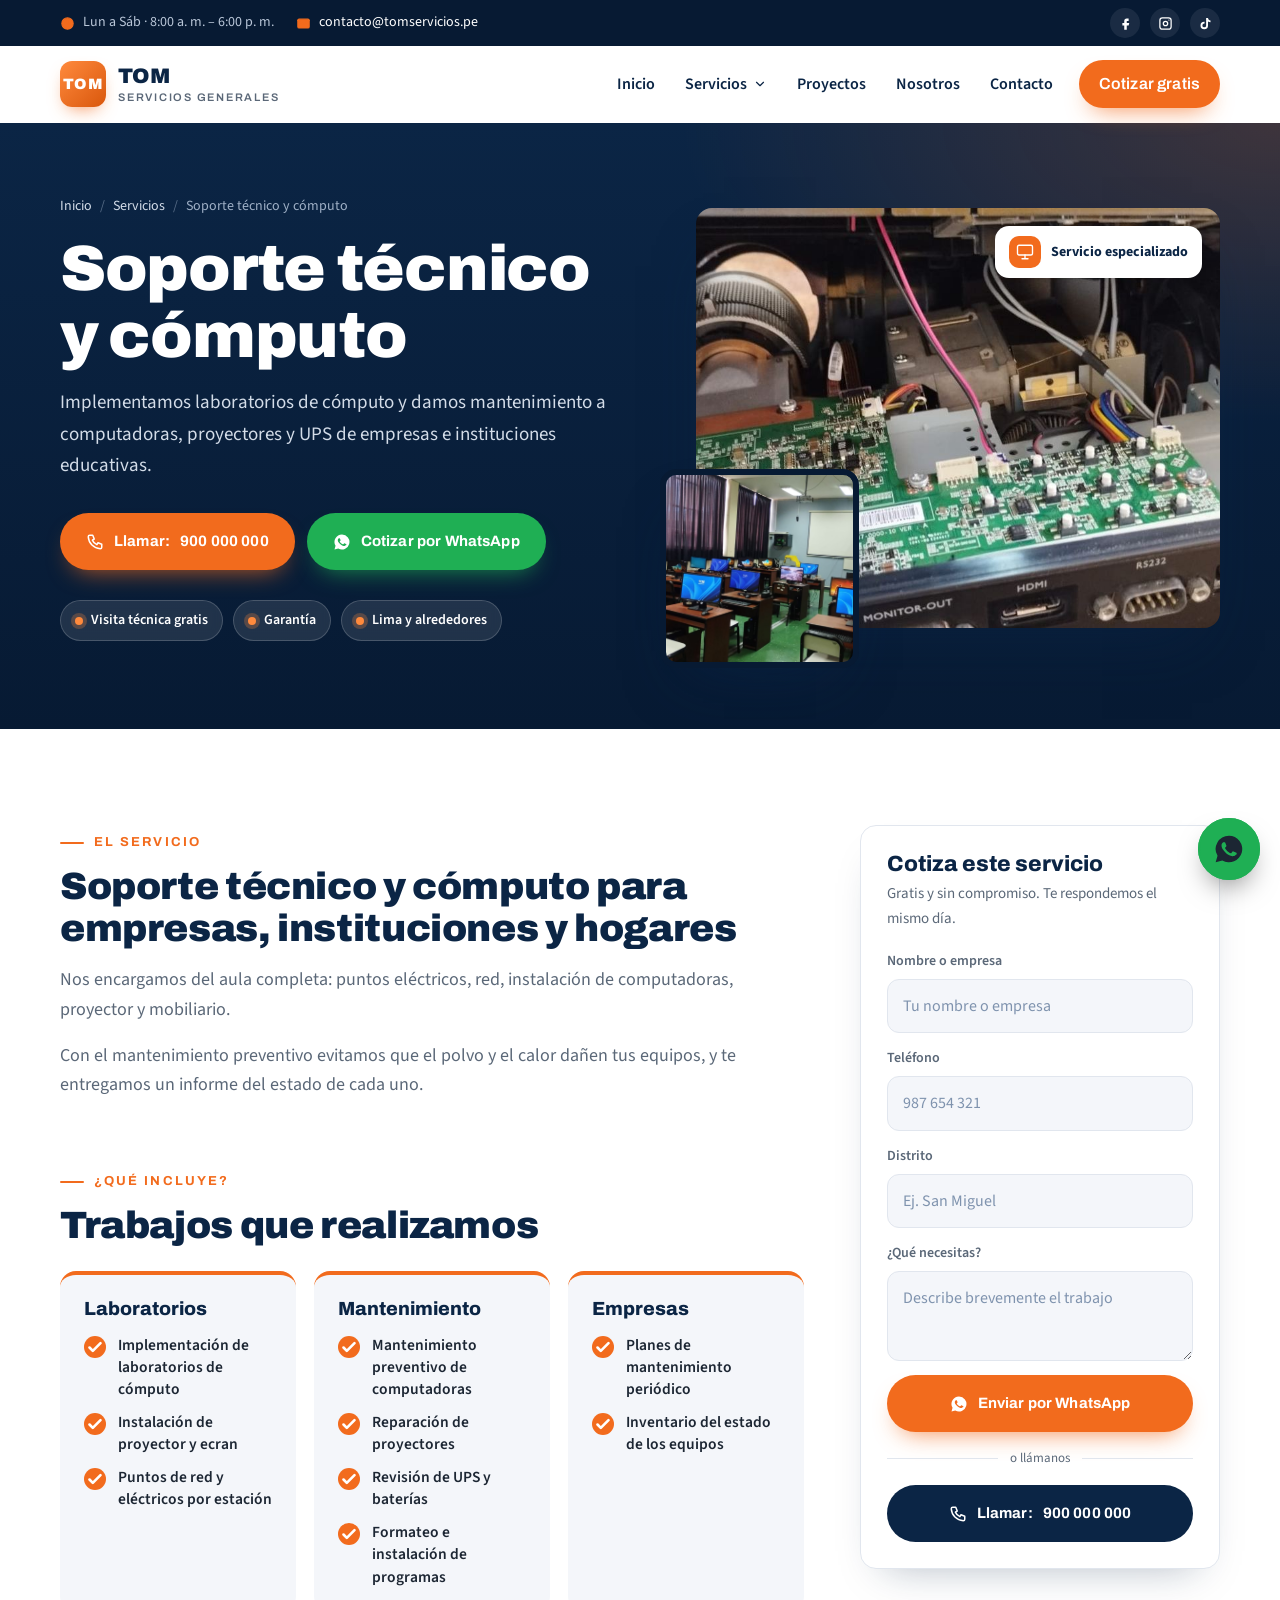
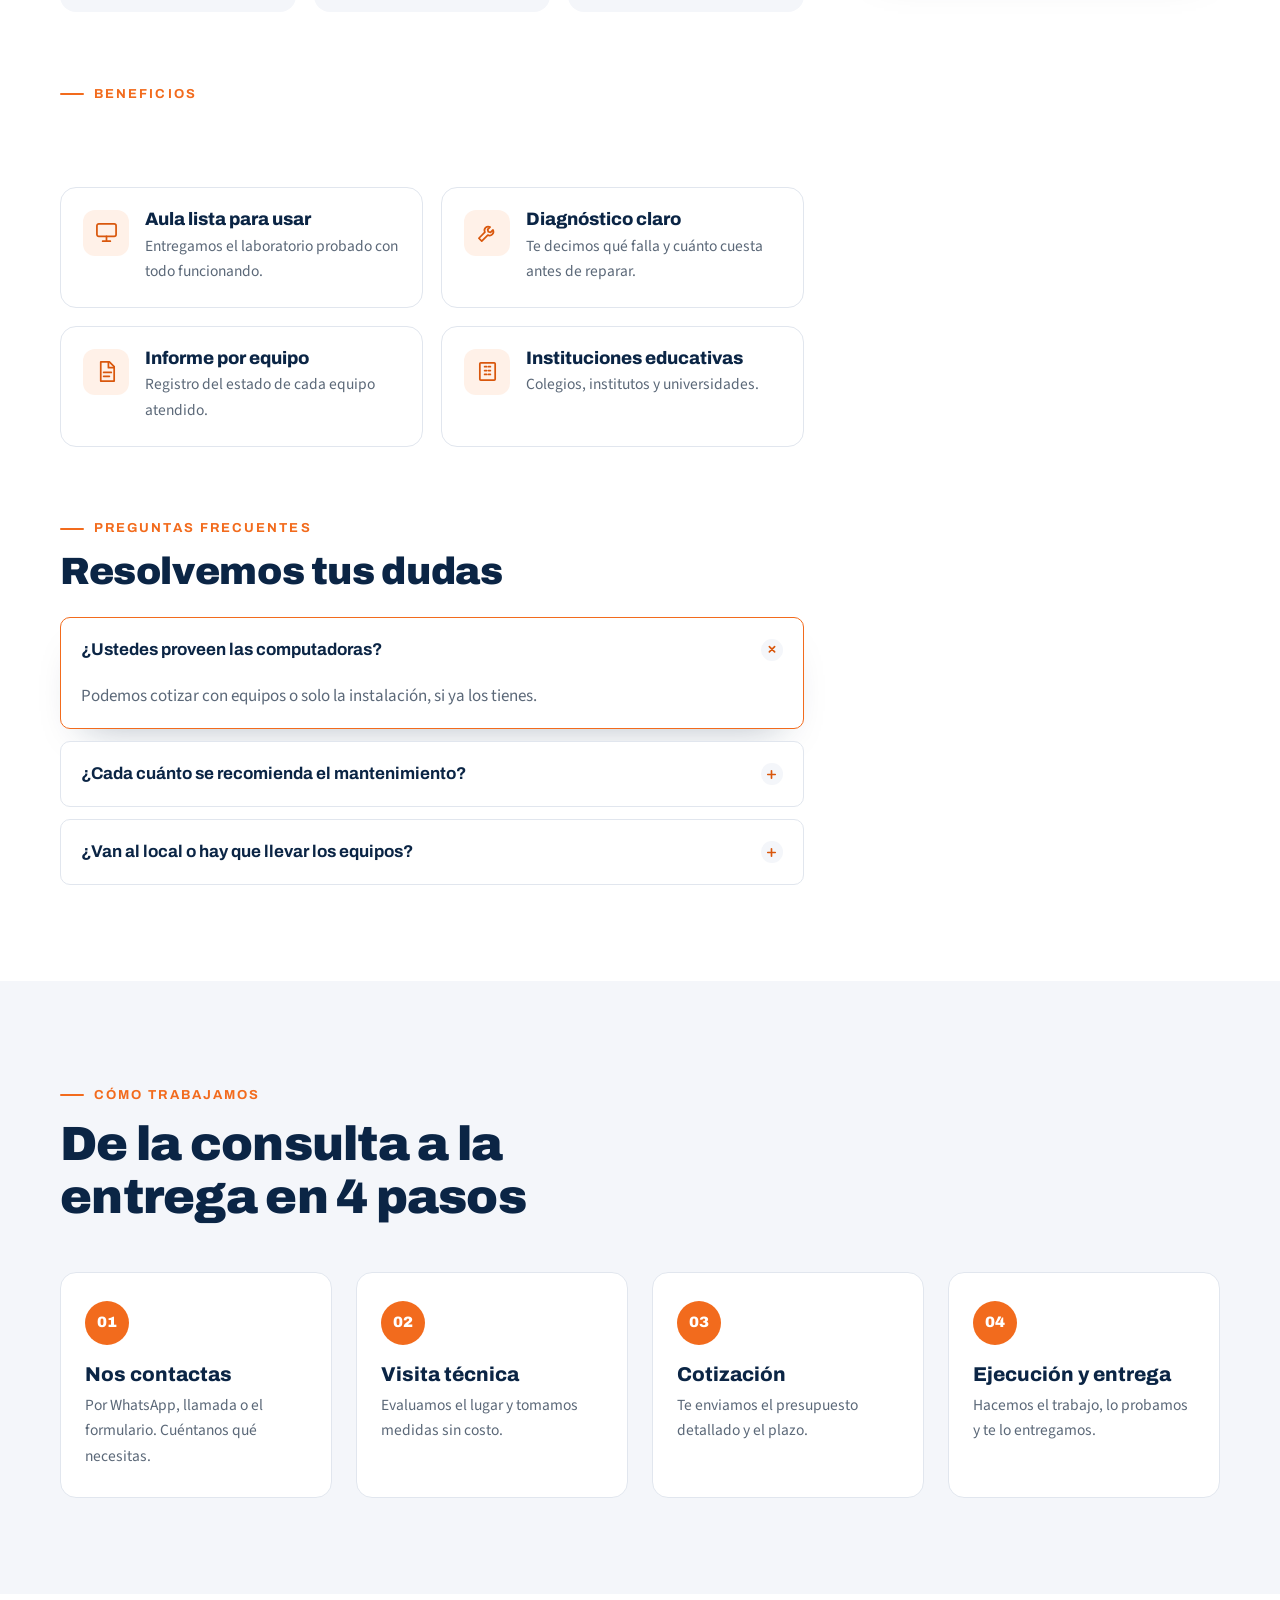
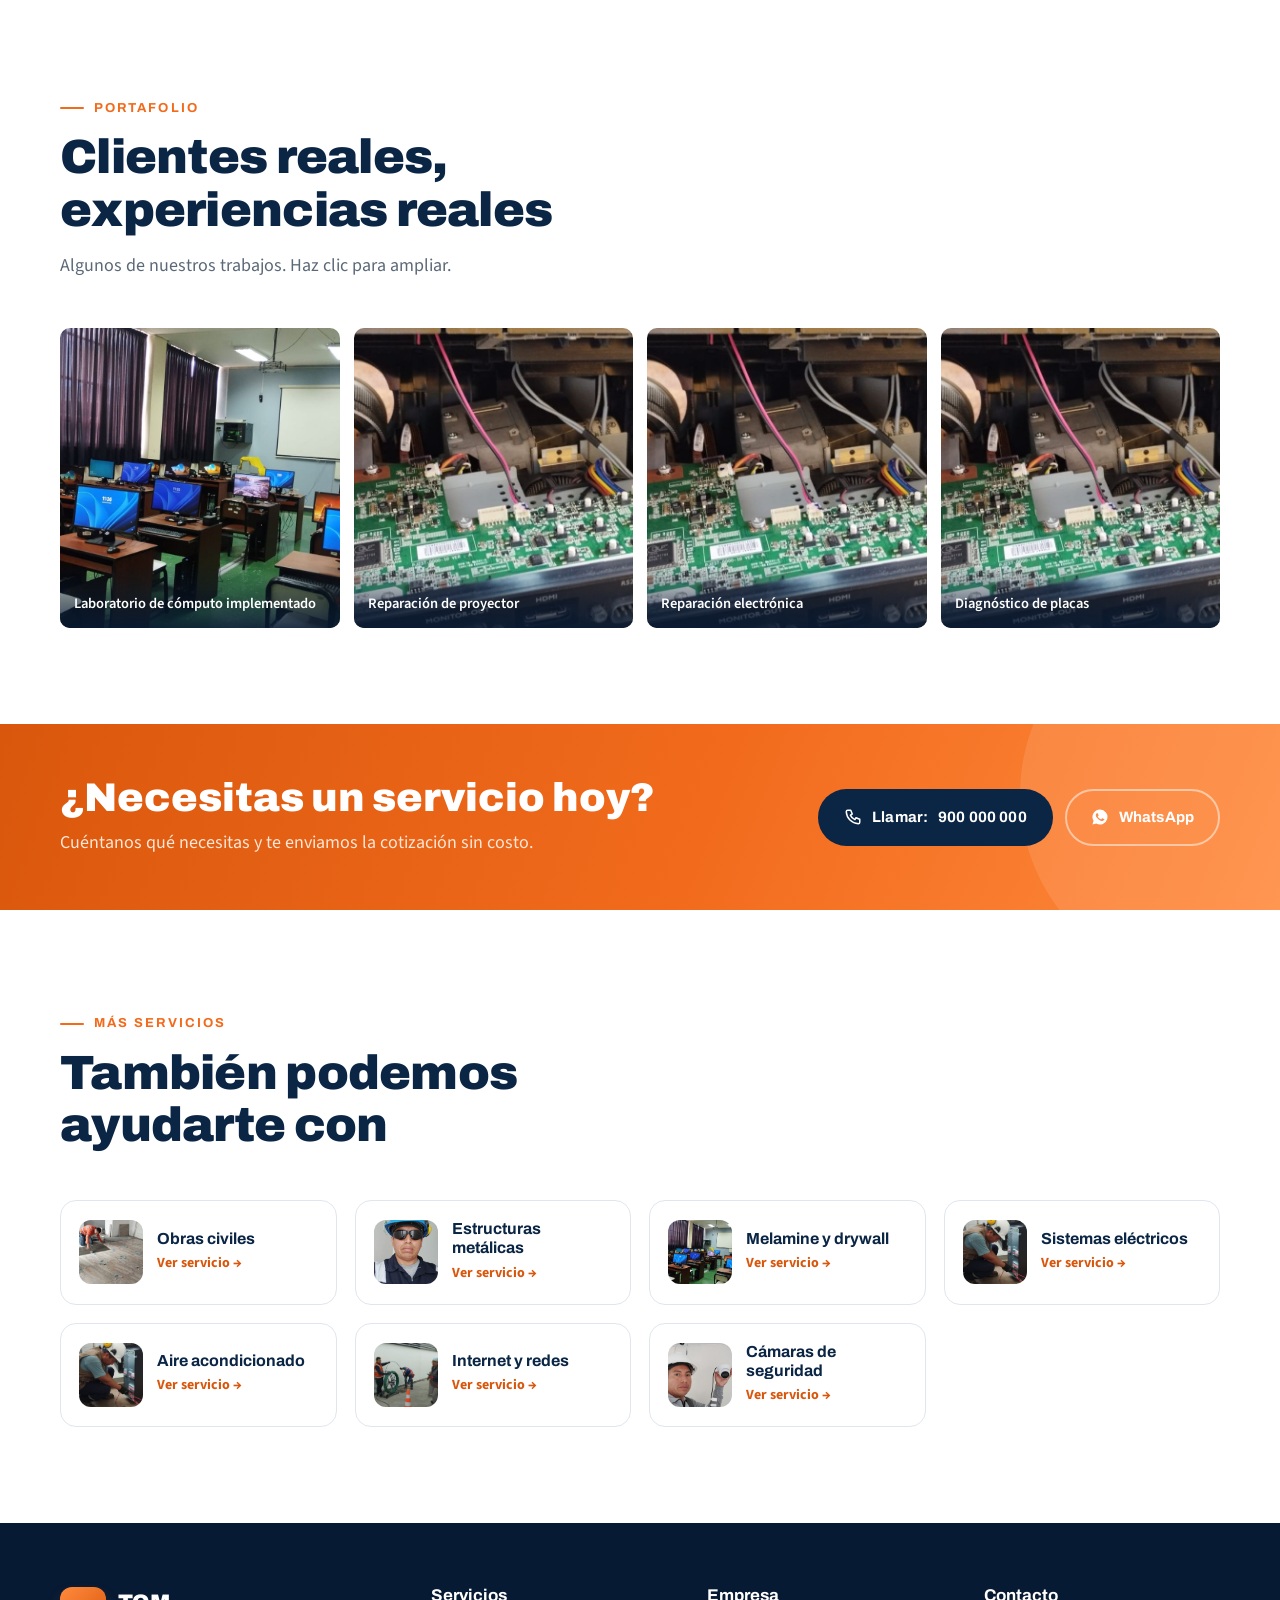
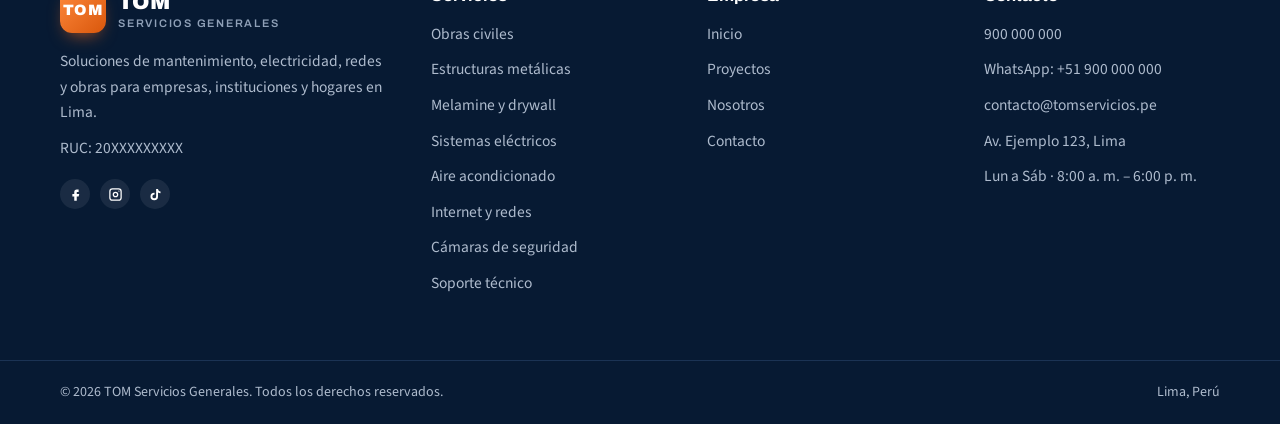
<file: soporte-tecnico.html>
<!DOCTYPE html>
<html lang="es">
<head>
<meta charset="utf-8">
<meta name="viewport" content="width=device-width, initial-scale=1, viewport-fit=cover">
<title>Soporte técnico y cómputo en Lima | TOM Servicios Generales</title>
<meta name="description" content="Implementamos laboratorios de cómputo y damos mantenimiento a computadoras, proyectores y UPS de empresas e instituciones educativas.">
<meta name="theme-color" content="#0B2545">
<meta property="og:type" content="website">
<meta property="og:title" content="Soporte técnico y cómputo en Lima | TOM Servicios Generales">
<meta property="og:description" content="Implementamos laboratorios de cómputo y damos mantenimiento a computadoras, proyectores y UPS de empresas e instituciones educativas.">
<meta property="og:image" content="assets/img/proyector.jpg">
<link rel="icon" href="assets/img/favicon.svg" type="image/svg+xml">
<link rel="preconnect" href="https://fonts.googleapis.com">
<link rel="preconnect" href="https://fonts.gstatic.com" crossorigin>
<link rel="stylesheet" href="https://fonts.googleapis.com/css2?family=Archivo:wght@500;700;800;900&family=Source+Sans+3:wght@400;600;700&display=swap">
<link rel="stylesheet" href="assets/css/styles.css">
<script>document.documentElement.classList.add("js")</script>
</head>
<body>
<a class="skip" href="#contenido">Saltar al contenido</a>
<div class="topbar">
  <div class="wrap">
    <div class="info">
      <span><svg viewBox="0 0 24 24" fill="none" stroke="#F26B1D" stroke-width="2" stroke-linecap="round" stroke-linejoin="round" aria-hidden="true"><circle cx="12" cy="12" r="9"/><path d="M12 7v5l3 2"/></svg><span data-emp="horario">Lun a Sáb · 8:00 a. m. – 6:00 p. m.</span></span>
      <span class="hide-sm"><svg viewBox="0 0 24 24" fill="none" stroke="#F26B1D" stroke-width="2" stroke-linecap="round" stroke-linejoin="round" aria-hidden="true"><rect x="3" y="5" width="18" height="14" rx="2"/><path d="M3 7l9 6 9-6"/></svg><a data-href="mail" href="#"><span data-emp="correo">contacto@tomservicios.pe</span></a></span>
    </div>
    <div class="social">
      <a data-href="facebook" href="#" target="_blank" rel="noopener" aria-label="Facebook"><svg viewBox="0 0 24 24" aria-hidden="true"><path d="M14 8h3V4h-3a4 4 0 00-4 4v3H7v4h3v7h4v-7h3l1-4h-4V8z"/></svg></a>
      <a data-href="instagram" href="#" target="_blank" rel="noopener" aria-label="Instagram"><svg viewBox="0 0 24 24" aria-hidden="true"><path d="M7 2h10a5 5 0 015 5v10a5 5 0 01-5 5H7a5 5 0 01-5-5V7a5 5 0 015-5zm0 2a3 3 0 00-3 3v10a3 3 0 003 3h10a3 3 0 003-3V7a3 3 0 00-3-3zm5 3.5a4.5 4.5 0 110 9 4.5 4.5 0 010-9zm0 2a2.5 2.5 0 100 5 2.5 2.5 0 000-5zM17.5 5.5a1 1 0 110 2 1 1 0 010-2z"/></svg></a>
      <a data-href="tiktok" href="#" target="_blank" rel="noopener" aria-label="TikTok"><svg viewBox="0 0 24 24" aria-hidden="true"><path d="M16 3c.3 2.2 1.8 3.8 4 4v3c-1.5 0-2.9-.5-4-1.2V15a6 6 0 11-6-6h.5v3.1H10a3 3 0 103 3V3z"/></svg></a>
    </div>
  </div>
</div>
<header class="header">
  <div class="wrap">
    <a class="brand" href="index.html" aria-label="TOM Servicios Generales, inicio">
      <span class="brand-mark">TOM</span>
      <span class="brand-name">TOM<small>Servicios Generales</small></span>
    </a>
    <nav class="nav" id="nav" aria-label="Menú principal">
      <a href="index.html">Inicio</a>
      <div class="dd">
        <button type="button" aria-expanded="false" aria-haspopup="true" class="active">Servicios <svg viewBox="0 0 24 24" fill="none" stroke="currentColor" stroke-width="2" stroke-linecap="round" stroke-linejoin="round" aria-hidden="true"><path d="M6 9l6 6 6-6"/></svg></button>
        <div class="dd-menu"><a href="obras-civiles.html"><span class="ic" aria-hidden="true"><svg viewBox="0 0 24 24"><rect x="3" y="4" width="18" height="16" rx="1"/><path d="M3 9.3h18M3 14.7h18M9 4v5.3M15 9.3v5.4M9 14.7V20"/></svg></span>Obras civiles</a><a href="estructuras-metalicas.html"><span class="ic" aria-hidden="true"><svg viewBox="0 0 24 24"><path d="M3 21h18M5 21V9l7-5 7 5v12M5 9h14M9 21v-8h6v8"/></svg></span>Estructuras metálicas</a><a href="melamine-y-drywall.html"><span class="ic" aria-hidden="true"><svg viewBox="0 0 24 24"><path d="M3 8h18M5 8v12M19 8v12M5 13h6v7"/></svg></span>Melamine y drywall</a><a href="sistemas-electricos.html"><span class="ic" aria-hidden="true"><svg viewBox="0 0 24 24"><path d="M13 2L4 14h7l-1 8 9-12h-7z"/></svg></span>Sistemas eléctricos</a><a href="aire-acondicionado.html"><span class="ic" aria-hidden="true"><svg viewBox="0 0 24 24"><path d="M12 2v20M4.9 6.5l14.2 11M19.1 6.5L4.9 17.5M9 4l3 2 3-2M9 20l3-2 3 2"/></svg></span>Aire acondicionado</a><a href="instalaciones-de-internet.html"><span class="ic" aria-hidden="true"><svg viewBox="0 0 24 24"><path d="M2 8.5a15 15 0 0120 0M5 12a10 10 0 0114 0M8.5 15.5a5 5 0 017 0"/><circle cx="12" cy="19" r="1.2"/></svg></span>Internet y redes</a><a href="camaras-de-seguridad.html"><span class="ic" aria-hidden="true"><svg viewBox="0 0 24 24"><path d="M3 5h18v4a9 9 0 01-18 0z"/><circle cx="12" cy="10" r="3"/></svg></span>Cámaras de seguridad</a><a href="soporte-tecnico.html"><span class="ic" aria-hidden="true"><svg viewBox="0 0 24 24"><rect x="2" y="3" width="20" height="13" rx="2"/><path d="M8 21h8M12 16v5"/></svg></span>Soporte técnico</a></div>
      </div>
      <a href="index.html#proyectos">Proyectos</a>
      <a href="index.html#nosotros">Nosotros</a>
      <a href="index.html#contacto">Contacto</a>
      <a class="btn btn-orange" href="#cotizar">Cotizar gratis</a>
    </nav>
    <button class="burger" type="button" aria-label="Abrir menú" aria-controls="nav" aria-expanded="false"><span></span></button>
  </div>
</header>
<main id="contenido">
<section class="s-hero">
  <div class="wrap">
    <div>
      <nav class="crumbs reveal" aria-label="Ruta"><a href="index.html">Inicio</a><span aria-hidden="true">/</span><a href="index.html#servicios">Servicios</a><span aria-hidden="true">/</span><span>Soporte técnico y cómputo</span></nav>
      <h1 class="reveal">Soporte técnico y cómputo</h1>
      <p class="lead reveal" data-delay="1">Implementamos laboratorios de cómputo y damos mantenimiento a computadoras, proyectores y UPS de empresas e instituciones educativas.</p>
      <div class="hero-actions reveal" data-delay="2"><a class="btn btn-orange" data-href="tel" href="#"><svg viewBox="0 0 24 24" fill="none" stroke="currentColor" stroke-width="2" stroke-linecap="round" stroke-linejoin="round" aria-hidden="true"><path d="M5 3h4l2 5-2.5 1.5a11 11 0 006 6L16 13l5 2v4a2 2 0 01-2 2A17 17 0 013 5a2 2 0 012-2z"/></svg>Llamar: <span data-emp="telefono">900 000 000</span></a><a class="btn btn-wa" data-href="wa" data-wa-msg="Hola TOM, quiero una cotización de soporte técnico y cómputo." href="#" target="_blank" rel="noopener"><svg viewBox="0 0 24 24" aria-hidden="true"><path d="M12 2a10 10 0 00-8.6 15.1L2 22l5-1.3A10 10 0 1012 2zm5.3 14.1c-.2.6-1.3 1.2-1.8 1.2-.5.1-1 .2-3.3-.7-2.8-1.1-4.5-4-4.7-4.2-.1-.2-1.1-1.5-1.1-2.9s.7-2 1-2.3c.2-.3.5-.3.7-.3h.5c.2 0 .4 0 .6.5l.8 2c.1.2.1.4 0 .5l-.4.6-.4.4c-.1.1-.3.3-.1.6.2.3.8 1.3 1.7 2.1 1.2 1 2.1 1.4 2.4 1.5.3.1.5.1.6-.1l.9-1.1c.2-.3.4-.2.6-.1l1.9.9c.3.1.5.2.5.3.1.2.1.7-.1 1.3z" fill="currentColor"/></svg>Cotizar por WhatsApp</a></div>
      <div class="badges reveal" data-delay="3"><span class="badge">Visita técnica gratis</span><span class="badge">Garantía</span><span class="badge">Lima y alrededores</span></div>
    </div>
    <div class="s-hero-media reveal" data-delay="1">
      <img src="https://images.unsplash.com/photo-1604754742629-3e5728249d73?auto=format&fit=crop&w=1200&q=75" alt="Soporte técnico y cómputo" data-fallback="assets/img/proyector.jpg" class="m1" fetchpriority="high" style="object-position:50% 50%">
      <img src="assets/img/laboratorio.jpg" alt="Trabajo de TOM" class="m2" loading="lazy">
      <span class="chip"><span class="ic" aria-hidden="true"><svg viewBox="0 0 24 24"><rect x="2" y="3" width="20" height="13" rx="2"/><path d="M8 21h8M12 16v5"/></svg></span>Servicio especializado</span>
    </div>
  </div>
</section>

<section class="sec">
  <div class="wrap s-main">
    <div>
      <div class="s-block reveal">
        <span class="kicker">El servicio</span>
        <h2>Soporte técnico y cómputo para empresas, instituciones y hogares</h2>
        <div class="prose"><p>Nos encargamos del aula completa: puntos eléctricos, red, instalación de computadoras, proyector y mobiliario.</p><p>Con el mantenimiento preventivo evitamos que el polvo y el calor dañen tus equipos, y te entregamos un informe del estado de cada uno.</p></div>
      </div>
      <div class="s-block">
        <span class="kicker reveal">¿Qué incluye?</span>
        <h2 class="reveal">Trabajos que realizamos</h2>
        <div class="inc-groups"><div class="inc-group reveal" data-delay="0"><h3>Laboratorios</h3><ul class="checks"><li>Implementación de laboratorios de cómputo</li><li>Instalación de proyector y ecran</li><li>Puntos de red y eléctricos por estación</li></ul></div><div class="inc-group reveal" data-delay="1"><h3>Mantenimiento</h3><ul class="checks"><li>Mantenimiento preventivo de computadoras</li><li>Reparación de proyectores</li><li>Revisión de UPS y baterías</li><li>Formateo e instalación de programas</li></ul></div><div class="inc-group reveal" data-delay="2"><h3>Empresas</h3><ul class="checks"><li>Planes de mantenimiento periódico</li><li>Inventario del estado de los equipos</li></ul></div></div>
      </div>
      <div class="s-block">
        <span class="kicker reveal">Beneficios</span>
        <h2 class="reveal">Por qué elegir a TOM</h2>
        <div class="benefits"><div class="benefit reveal" data-delay="0"><span class="ic" aria-hidden="true"><svg viewBox="0 0 24 24"><rect x="2" y="3" width="20" height="13" rx="2"/><path d="M8 21h8M12 16v5"/></svg></span><div><h3>Aula lista para usar</h3><p>Entregamos el laboratorio probado con todo funcionando.</p></div></div><div class="benefit reveal" data-delay="1"><span class="ic" aria-hidden="true"><svg viewBox="0 0 24 24"><path d="M14.7 6.3a4 4 0 00-5.4 5.4L3 18l3 3 6.3-6.3a4 4 0 005.4-5.4l-2.5 2.5-2.4-.6-.6-2.4z"/></svg></span><div><h3>Diagnóstico claro</h3><p>Te decimos qué falla y cuánto cuesta antes de reparar.</p></div></div><div class="benefit reveal" data-delay="0"><span class="ic" aria-hidden="true"><svg viewBox="0 0 24 24"><path d="M6 2h9l5 5v15H6z"/><path d="M14 2v6h6M9 13h8M9 17h6"/></svg></span><div><h3>Informe por equipo</h3><p>Registro del estado de cada equipo atendido.</p></div></div><div class="benefit reveal" data-delay="1"><span class="ic" aria-hidden="true"><svg viewBox="0 0 24 24"><rect x="4" y="3" width="16" height="18" rx="1"/><path d="M9 7h2M13 7h2M9 11h2M13 11h2M9 15h2M13 15h2"/></svg></span><div><h3>Instituciones educativas</h3><p>Colegios, institutos y universidades.</p></div></div></div>
      </div>
      <div class="s-block">
        <span class="kicker reveal">Preguntas frecuentes</span>
        <h2 class="reveal">Resolvemos tus dudas</h2>
        <div class="faq reveal"><details open><summary>¿Ustedes proveen las computadoras?</summary><div class="ans">Podemos cotizar con equipos o solo la instalación, si ya los tienes.</div></details><details><summary>¿Cada cuánto se recomienda el mantenimiento?</summary><div class="ans">Para equipos de uso diario, cada 6 meses.</div></details><details><summary>¿Van al local o hay que llevar los equipos?</summary><div class="ans">Hacemos el mantenimiento en tu local; solo las reparaciones mayores se hacen en taller.</div></details></div>
      </div>
    </div>
    <aside id="cotizar">
      <form class="side-card reveal" data-wa-form novalidate>
        <h3>Cotiza este servicio</h3>
        <p>Gratis y sin compromiso. Te respondemos el mismo día.</p>
        <input type="hidden" name="servicio" value="Soporte técnico y cómputo">
        <div class="field"><label for="c-nombre">Nombre o empresa</label><input id="c-nombre" name="nombre" required placeholder="Tu nombre o empresa" autocomplete="name"></div>
        <div class="field"><label for="c-telefono">Teléfono</label><input id="c-telefono" name="telefono" required inputmode="tel" placeholder="987 654 321" autocomplete="tel"></div>
        <div class="field"><label for="c-distrito">Distrito</label><input id="c-distrito" name="distrito" placeholder="Ej. San Miguel"></div>
        <div class="field"><label for="c-mensaje">¿Qué necesitas?</label><textarea id="c-mensaje" name="mensaje" placeholder="Describe brevemente el trabajo"></textarea></div>
        <button class="btn btn-orange btn-block" type="submit"><svg viewBox="0 0 24 24" aria-hidden="true"><path d="M12 2a10 10 0 00-8.6 15.1L2 22l5-1.3A10 10 0 1012 2zm5.3 14.1c-.2.6-1.3 1.2-1.8 1.2-.5.1-1 .2-3.3-.7-2.8-1.1-4.5-4-4.7-4.2-.1-.2-1.1-1.5-1.1-2.9s.7-2 1-2.3c.2-.3.5-.3.7-.3h.5c.2 0 .4 0 .6.5l.8 2c.1.2.1.4 0 .5l-.4.6-.4.4c-.1.1-.3.3-.1.6.2.3.8 1.3 1.7 2.1 1.2 1 2.1 1.4 2.4 1.5.3.1.5.1.6-.1l.9-1.1c.2-.3.4-.2.6-.1l1.9.9c.3.1.5.2.5.3.1.2.1.7-.1 1.3z" fill="currentColor"/></svg>Enviar por WhatsApp</button>
        <div class="form-msg" hidden></div>
        <div class="or">o llámanos</div>
        <div class="btns"><a class="btn btn-navy btn-block" data-href="tel" href="#"><svg viewBox="0 0 24 24" fill="none" stroke="currentColor" stroke-width="2" stroke-linecap="round" stroke-linejoin="round" aria-hidden="true"><path d="M5 3h4l2 5-2.5 1.5a11 11 0 006 6L16 13l5 2v4a2 2 0 01-2 2A17 17 0 013 5a2 2 0 012-2z"/></svg>Llamar: <span data-emp="telefono">900 000 000</span></a></div>
      </form>
    </aside>
  </div>
</section>

<section class="sec bg-soft">
  <div class="wrap">
    <div class="sec-head reveal"><span class="kicker">Cómo trabajamos</span><h2>De la consulta a la entrega en 4 pasos</h2></div>
    <ol class="steps" style="list-style:none;padding:0;margin:0"><li class="step light reveal" data-delay="0"><span class="num">01</span><h3>Nos contactas</h3><p>Por WhatsApp, llamada o el formulario. Cuéntanos qué necesitas.</p></li><li class="step light reveal" data-delay="1"><span class="num">02</span><h3>Visita técnica</h3><p>Evaluamos el lugar y tomamos medidas sin costo.</p></li><li class="step light reveal" data-delay="2"><span class="num">03</span><h3>Cotización</h3><p>Te enviamos el presupuesto detallado y el plazo.</p></li><li class="step light reveal" data-delay="3"><span class="num">04</span><h3>Ejecución y entrega</h3><p>Hacemos el trabajo, lo probamos y te lo entregamos.</p></li></ol>
  </div>
</section>

<section class="sec">
  <div class="wrap">
    <div class="sec-head reveal"><span class="kicker">Portafolio</span><h2>Clientes reales, experiencias reales</h2><p>Algunos de nuestros trabajos. Haz clic para ampliar.</p></div>
    <div class="reveal"><div class="gallery gallery-row" style="--n:4"><button type="button" data-cap="Laboratorio de cómputo implementado"><img src="assets/img/laboratorio.jpg" alt="Laboratorio de cómputo implementado" loading="lazy"><span class="cap">Laboratorio de cómputo implementado</span></button><button type="button" data-cap="Reparación de proyector"><img src="assets/img/proyector.jpg" alt="Reparación de proyector" loading="lazy"><span class="cap">Reparación de proyector</span></button><button type="button" data-cap="Reparación electrónica"><img src="https://images.unsplash.com/photo-1721332154191-ba5f1534266e?auto=format&fit=crop&w=900&q=75" alt="Reparación electrónica" data-fallback="assets/img/proyector.jpg" loading="lazy"><span class="cap">Reparación electrónica</span></button><button type="button" data-cap="Diagnóstico de placas"><img src="https://images.unsplash.com/photo-1562408590-e32931084e23?auto=format&fit=crop&w=900&q=75" alt="Diagnóstico de placas" data-fallback="assets/img/proyector.jpg" loading="lazy"><span class="cap">Diagnóstico de placas</span></button></div></div>
  </div>
</section>

<section class="cta-band">
  <div class="wrap">
    <div class="reveal"><h2>¿Necesitas un servicio hoy?</h2><p>Cuéntanos qué necesitas y te enviamos la cotización sin costo.</p></div>
    <div class="actions reveal" data-delay="1"><a class="btn btn-navy" data-href="tel" href="#"><svg viewBox="0 0 24 24" fill="none" stroke="currentColor" stroke-width="2" stroke-linecap="round" stroke-linejoin="round" aria-hidden="true"><path d="M5 3h4l2 5-2.5 1.5a11 11 0 006 6L16 13l5 2v4a2 2 0 01-2 2A17 17 0 013 5a2 2 0 012-2z"/></svg>Llamar: <span data-emp="telefono">900 000 000</span></a><a class="btn btn-ghost" data-href="wa" data-wa-msg="Hola TOM, quiero una cotización." href="#" target="_blank" rel="noopener"><svg viewBox="0 0 24 24" aria-hidden="true"><path d="M12 2a10 10 0 00-8.6 15.1L2 22l5-1.3A10 10 0 1012 2zm5.3 14.1c-.2.6-1.3 1.2-1.8 1.2-.5.1-1 .2-3.3-.7-2.8-1.1-4.5-4-4.7-4.2-.1-.2-1.1-1.5-1.1-2.9s.7-2 1-2.3c.2-.3.5-.3.7-.3h.5c.2 0 .4 0 .6.5l.8 2c.1.2.1.4 0 .5l-.4.6-.4.4c-.1.1-.3.3-.1.6.2.3.8 1.3 1.7 2.1 1.2 1 2.1 1.4 2.4 1.5.3.1.5.1.6-.1l.9-1.1c.2-.3.4-.2.6-.1l1.9.9c.3.1.5.2.5.3.1.2.1.7-.1 1.3z" fill="currentColor"/></svg>WhatsApp</a></div>
  </div>
</section>
<section class="sec">
  <div class="wrap">
    <div class="sec-head reveal"><span class="kicker">Más servicios</span><h2>También podemos ayudarte con</h2></div>
    <div class="others"><a class="other reveal" href="obras-civiles.html"><img src="https://images.unsplash.com/photo-1517581177682-a085bb7ffb15?auto=format&fit=crop&w=200&q=75" alt="" data-fallback="assets/img/porcelanato.jpg" loading="lazy"><div><strong>Obras civiles</strong><span>Ver servicio →</span></div></a><a class="other reveal" href="estructuras-metalicas.html"><img src="https://images.unsplash.com/photo-1504917595217-d4dc5ebe6122?auto=format&fit=crop&w=200&q=75" alt="" data-fallback="assets/img/seguridad-epp.jpg" loading="lazy"><div><strong>Estructuras metálicas</strong><span>Ver servicio →</span></div></a><a class="other reveal" href="melamine-y-drywall.html"><img src="https://images.unsplash.com/photo-1600489000022-c2086d79f9d4?auto=format&fit=crop&w=200&q=75" alt="" data-fallback="assets/img/laboratorio.jpg" loading="lazy"><div><strong>Melamine y drywall</strong><span>Ver servicio →</span></div></a><a class="other reveal" href="sistemas-electricos.html"><img src="https://images.unsplash.com/photo-1621905251189-08b45d6a269e?auto=format&fit=crop&w=200&q=75" alt="" data-fallback="assets/img/electrico-ups.jpg" loading="lazy"><div><strong>Sistemas eléctricos</strong><span>Ver servicio →</span></div></a><a class="other reveal" href="aire-acondicionado.html"><img src="https://images.unsplash.com/photo-1606421753414-8d165c9d48e5?auto=format&fit=crop&w=200&q=75" alt="" data-fallback="assets/img/electrico-ups.jpg" loading="lazy"><div><strong>Aire acondicionado</strong><span>Ver servicio →</span></div></a><a class="other reveal" href="instalaciones-de-internet.html"><img src="https://images.unsplash.com/photo-1544197150-b99a580bb7a8?auto=format&fit=crop&w=200&q=75" alt="" data-fallback="assets/img/fibra-equipo.jpg" loading="lazy"><div><strong>Internet y redes</strong><span>Ver servicio →</span></div></a><a class="other reveal" href="camaras-de-seguridad.html"><img src="https://images.unsplash.com/photo-1557597774-9d273605dfa9?auto=format&fit=crop&w=200&q=75" alt="" data-fallback="assets/img/camaras.jpg" loading="lazy"><div><strong>Cámaras de seguridad</strong><span>Ver servicio →</span></div></a></div>
  </div>
</section>
</main>
<footer class="footer">
  <div class="wrap cols">
    <div>
      <a class="brand" href="index.html"><span class="brand-mark">TOM</span><span class="brand-name">TOM<small>Servicios Generales</small></span></a>
      <p class="about-f">Soluciones de mantenimiento, electricidad, redes y obras para empresas, instituciones y hogares en Lima.</p>
      <p style="margin-top:10px">RUC: <span data-emp="ruc">20XXXXXXXXX</span></p>
      <div class="social">
        <a data-href="facebook" href="#" target="_blank" rel="noopener" aria-label="Facebook"><svg viewBox="0 0 24 24" aria-hidden="true"><path d="M14 8h3V4h-3a4 4 0 00-4 4v3H7v4h3v7h4v-7h3l1-4h-4V8z"/></svg></a>
        <a data-href="instagram" href="#" target="_blank" rel="noopener" aria-label="Instagram"><svg viewBox="0 0 24 24" aria-hidden="true"><path d="M7 2h10a5 5 0 015 5v10a5 5 0 01-5 5H7a5 5 0 01-5-5V7a5 5 0 015-5zm0 2a3 3 0 00-3 3v10a3 3 0 003 3h10a3 3 0 003-3V7a3 3 0 00-3-3zm5 3.5a4.5 4.5 0 110 9 4.5 4.5 0 010-9zm0 2a2.5 2.5 0 100 5 2.5 2.5 0 000-5zM17.5 5.5a1 1 0 110 2 1 1 0 010-2z"/></svg></a>
        <a data-href="tiktok" href="#" target="_blank" rel="noopener" aria-label="TikTok"><svg viewBox="0 0 24 24" aria-hidden="true"><path d="M16 3c.3 2.2 1.8 3.8 4 4v3c-1.5 0-2.9-.5-4-1.2V15a6 6 0 11-6-6h.5v3.1H10a3 3 0 103 3V3z"/></svg></a>
      </div>
    </div>
    <div><h4>Servicios</h4><ul><li><a href="obras-civiles.html">Obras civiles</a></li><li><a href="estructuras-metalicas.html">Estructuras metálicas</a></li><li><a href="melamine-y-drywall.html">Melamine y drywall</a></li><li><a href="sistemas-electricos.html">Sistemas eléctricos</a></li><li><a href="aire-acondicionado.html">Aire acondicionado</a></li><li><a href="instalaciones-de-internet.html">Internet y redes</a></li><li><a href="camaras-de-seguridad.html">Cámaras de seguridad</a></li><li><a href="soporte-tecnico.html">Soporte técnico</a></li></ul></div>
    <div><h4>Empresa</h4><ul><li><a href="index.html">Inicio</a></li><li><a href="index.html#proyectos">Proyectos</a></li><li><a href="index.html#nosotros">Nosotros</a></li><li><a href="index.html#contacto">Contacto</a></li></ul></div>
    <div><h4>Contacto</h4><ul>
      <li><a data-href="tel" href="#"><span data-emp="telefono">900 000 000</span></a></li>
      <li><a data-href="wa" href="#" target="_blank" rel="noopener">WhatsApp: <span data-emp="whatsappTexto">+51 900 000 000</span></a></li>
      <li><a data-href="mail" href="#"><span data-emp="correo">contacto@tomservicios.pe</span></a></li>
      <li><span data-emp="direccion">Av. Ejemplo 123, Lima</span></li>
      <li><span data-emp="horario">Lun a Sáb · 8:00 a. m. – 6:00 p. m.</span></li>
    </ul></div>
  </div>
  <div class="copy"><div class="wrap"><span>© <span data-year>2026</span> TOM Servicios Generales. Todos los derechos reservados.</span><span>Lima, Perú</span></div></div>
</footer>
<a class="wa-float" data-href="wa" href="#" target="_blank" rel="noopener" aria-label="Escríbenos por WhatsApp"><svg viewBox="0 0 24 24" aria-hidden="true"><path d="M12 2a10 10 0 00-8.6 15.1L2 22l5-1.3A10 10 0 1012 2zm5.3 14.1c-.2.6-1.3 1.2-1.8 1.2-.5.1-1 .2-3.3-.7-2.8-1.1-4.5-4-4.7-4.2-.1-.2-1.1-1.5-1.1-2.9s.7-2 1-2.3c.2-.3.5-.3.7-.3h.5c.2 0 .4 0 .6.5l.8 2c.1.2.1.4 0 .5l-.4.6-.4.4c-.1.1-.3.3-.1.6.2.3.8 1.3 1.7 2.1 1.2 1 2.1 1.4 2.4 1.5.3.1.5.1.6-.1l.9-1.1c.2-.3.4-.2.6-.1l1.9.9c.3.1.5.2.5.3.1.2.1.7-.1 1.3z" fill="currentColor"/></svg></a>
<button class="to-top" type="button" aria-label="Volver arriba"><svg viewBox="0 0 24 24"><path d="M6 15l6-6 6 6"/></svg></button>
<script src="assets/js/config.js"></script>
<script src="assets/js/main.js" defer></script>
</body>
</html>
</file>
<file: assets/css/styles.css>
/* ==========================================================
   TOM Servicios Generales — Hoja de estilos principal
   Colores y fuentes se cambian en :root
   ========================================================== */

:root{
  --navy:#0B2545;
  --navy-2:#12335C;
  --navy-3:#071A33;
  --orange:#F26B1D;
  --orange-2:#FF8A3D;
  --orange-d:#D9570C;
  --green:#1FAF54;
  --green-d:#178F44;
  --bg:#F4F6FA;
  --white:#FFFFFF;
  --text:#1C2633;
  --muted:#5B6878;
  --line:#E1E6EE;
  --radius:16px;
  --radius-sm:10px;
  --shadow:0 20px 40px -24px rgba(11,37,69,.35);
  --shadow-lg:0 30px 60px -28px rgba(11,37,69,.55);
  --head:"Archivo","Arial Black",Arial,sans-serif;
  --body:"Source Sans 3",system-ui,-apple-system,"Segoe UI",Roboto,sans-serif;
  --header-h:76px;
}

*,*::before,*::after{box-sizing:border-box}
html{scroll-behavior:smooth;scroll-padding-top:calc(var(--header-h) + 12px);-webkit-text-size-adjust:100%}
body{margin:0;background:var(--white);color:var(--text);font-family:var(--body);font-size:17px;line-height:1.65;-webkit-font-smoothing:antialiased}
img{display:block;max-width:100%;height:auto}
a{color:inherit}
button{font:inherit}
:focus-visible{outline:3px solid var(--orange);outline-offset:3px;border-radius:4px}
h1,h2,h3,h4{font-family:var(--head);line-height:1.1;margin:0;color:var(--navy);text-wrap:balance}
p{margin:0}
.wrap{max-width:1200px;margin-inline:auto;padding-inline:20px}
.sr-only{position:absolute;width:1px;height:1px;overflow:hidden;clip:rect(0 0 0 0);white-space:nowrap}
.skip{position:absolute;left:12px;top:-60px;z-index:100;background:var(--orange);color:#fff;padding:10px 16px;border-radius:8px;text-decoration:none;font-weight:700}
.skip:focus{top:12px}

/* ---------- Tipografía de secciones ---------- */
.kicker{display:inline-flex;align-items:center;gap:10px;font-family:var(--head);font-weight:700;font-size:13px;letter-spacing:.16em;text-transform:uppercase;color:var(--orange)}
.kicker::before{content:"";width:24px;height:2px;background:currentColor;border-radius:2px}
.sec{padding-block:96px}
.sec-sm{padding-block:64px}
.bg-soft{background:var(--bg)}
.bg-navy{background:var(--navy);color:#fff}
.bg-navy h2,.bg-navy h3{color:#fff}
.sec-head{max-width:720px;margin-bottom:48px}
.sec-head h2{font-size:clamp(30px,4.2vw,48px);font-weight:900;letter-spacing:-.015em;margin-top:12px}
.sec-head p{color:var(--muted);font-size:18px;margin-top:14px}
.bg-navy .sec-head p{color:#B9C6D8}
.sec-head.center{text-align:center;margin-inline:auto}
.sec-head.center .kicker{justify-content:center}
.split-head{display:flex;flex-wrap:wrap;align-items:flex-end;justify-content:space-between;gap:20px 40px;margin-bottom:48px}
.split-head .sec-head{margin-bottom:0}

/* ---------- Botones ---------- */
.btn{display:inline-flex;align-items:center;justify-content:center;gap:10px;padding:14px 24px;border-radius:999px;font-family:var(--head);font-weight:700;font-size:15px;letter-spacing:.01em;text-decoration:none;border:2px solid transparent;cursor:pointer;transition:transform .2s,background .2s,color .2s,border-color .2s,box-shadow .2s;white-space:nowrap}
.btn svg{width:18px;height:18px;flex:none}
.btn:hover{transform:translateY(-2px)}
.btn-orange{background:var(--orange);color:#fff;box-shadow:0 12px 24px -12px rgba(242,107,29,.8)}
.btn-orange:hover{background:var(--orange-d)}
.btn-wa{background:var(--green);color:#fff;box-shadow:0 12px 24px -12px rgba(31,175,84,.8)}
.btn-wa:hover{background:var(--green-d)}
.btn-navy{background:var(--navy);color:#fff}
.btn-navy:hover{background:var(--navy-2)}
.btn-ghost{border-color:rgba(255,255,255,.5);color:#fff}
.btn-ghost:hover{background:#fff;color:var(--navy);border-color:#fff}
.btn-outline{border-color:var(--line);color:var(--navy);background:#fff}
.btn-outline:hover{border-color:var(--navy)}
.btn-block{width:100%}

/* ---------- Barra superior ---------- */
.topbar{background:var(--navy-3);color:#B9C6D8;font-size:14px}
.topbar .wrap{display:flex;flex-wrap:wrap;align-items:center;justify-content:space-between;gap:6px 24px;padding-block:8px}
.topbar .info{display:flex;flex-wrap:wrap;gap:6px 22px}
.topbar .info span{display:inline-flex;align-items:center;gap:8px}
.topbar svg{width:15px;height:15px;fill:var(--orange)}
.topbar a{color:#fff;text-decoration:none}
.topbar a:hover{color:var(--orange-2)}
.social{display:flex;gap:10px}
.social a{width:30px;height:30px;border-radius:50%;display:grid;place-items:center;background:rgba(255,255,255,.08);transition:background .2s}
.social a:hover{background:var(--orange)}
.social svg{width:15px;height:15px;fill:#fff}

/* ---------- Cabecera ---------- */
.header{position:sticky;top:env(safe-area-inset-top,0px);z-index:50;background:rgba(255,255,255,.86);backdrop-filter:saturate(180%) blur(14px);-webkit-backdrop-filter:saturate(180%) blur(14px);border-bottom:1px solid transparent;transition:border-color .3s,box-shadow .3s}
.header.scrolled{border-bottom-color:var(--line);box-shadow:0 10px 30px -20px rgba(11,37,69,.4)}
.header .wrap{display:flex;align-items:center;justify-content:space-between;gap:16px;height:var(--header-h);transition:height .3s}
.header.scrolled .wrap{height:64px}
.brand{display:flex;align-items:center;gap:12px;text-decoration:none}
.brand-mark{width:46px;height:46px;border-radius:12px;background:linear-gradient(135deg,var(--orange-2),var(--orange-d));color:#fff;display:grid;place-items:center;font-family:var(--head);font-weight:900;font-size:15px;letter-spacing:.02em;box-shadow:0 8px 18px -8px rgba(242,107,29,.8)}
.brand-name{font-family:var(--head);font-weight:900;font-size:21px;color:var(--navy);line-height:1}
.brand-name small{display:block;font-weight:600;font-size:11px;letter-spacing:.16em;text-transform:uppercase;color:var(--muted);margin-top:5px}
.nav{display:flex;align-items:center;gap:2px}
.nav>a,.nav .dd>button{display:inline-flex;align-items:center;gap:6px;text-decoration:none;font-weight:600;font-size:16px;padding:10px 14px;border-radius:999px;color:var(--navy);background:none;border:0;cursor:pointer;transition:background .2s,color .2s}
.nav>a:hover,.nav .dd>button:hover,.nav>a.active{background:var(--bg);color:var(--orange-d)}
.nav .dd{position:relative}
.nav .dd>button svg{width:14px;height:14px;transition:transform .2s}
.nav .dd.open>button svg{transform:rotate(180deg)}
.dd-menu{position:absolute;top:calc(100% + 10px);left:50%;transform:translate(-50%,8px);width:560px;background:#fff;border:1px solid var(--line);border-radius:var(--radius);box-shadow:var(--shadow-lg);padding:12px;display:grid;grid-template-columns:1fr 1fr;gap:4px;opacity:0;visibility:hidden;transition:opacity .2s,transform .2s,visibility .2s}
.dd.open .dd-menu{opacity:1;visibility:visible;transform:translate(-50%,0)}
@media (hover:hover) and (min-width:981px){.dd:hover .dd-menu{opacity:1;visibility:visible;transform:translate(-50%,0)}.dd:hover>button svg{transform:rotate(180deg)}}
.dd-menu a{display:flex;align-items:center;gap:12px;padding:10px 12px;border-radius:var(--radius-sm);text-decoration:none;font-weight:600;color:var(--navy);font-size:15px}
.dd-menu a:hover{background:var(--bg)}
.dd-menu .ic{width:36px;height:36px;border-radius:10px;background:#FFF1E8;display:grid;place-items:center;flex:none}
.dd-menu .ic svg{width:19px;height:19px;stroke:var(--orange-d)}
.nav .btn{margin-left:10px;padding:11px 20px}
.nav>a.btn,.nav>a.btn:hover{background:var(--orange);color:#fff}
.nav>a.btn:hover{background:var(--orange-d)}
.burger{display:none;width:46px;height:46px;border-radius:12px;border:1px solid var(--line);background:#fff;cursor:pointer;align-items:center;justify-content:center}
.burger span{display:block;width:20px;height:2px;background:var(--navy);position:relative;transition:background .2s}
.burger span::before,.burger span::after{content:"";position:absolute;left:0;width:20px;height:2px;background:var(--navy);transition:transform .25s}
.burger span::before{top:-6px}.burger span::after{top:6px}
.burger[aria-expanded="true"] span{background:transparent}
.burger[aria-expanded="true"] span::before{transform:translateY(6px) rotate(45deg)}
.burger[aria-expanded="true"] span::after{transform:translateY(-6px) rotate(-45deg)}

/* ---------- Iconos ---------- */
.ic svg{fill:none;stroke-width:1.8;stroke-linecap:round;stroke-linejoin:round}

/* ---------- Hero de inicio ---------- */
.hero{position:relative;background:var(--navy);color:#fff;overflow:hidden;isolation:isolate}
.hero-bg{position:absolute;inset:0;z-index:-2}
.hero-bg img{width:100%;height:100%;object-fit:cover;object-position:35% 50%}
.hero::before{content:"";position:absolute;inset:0;z-index:-1;background:linear-gradient(100deg,rgba(7,26,51,.96) 0%,rgba(11,37,69,.88) 42%,rgba(11,37,69,.35) 100%)}
.hero .wrap{display:grid;grid-template-columns:1.15fr .85fr;gap:48px;align-items:center;padding-block:96px 110px}
.hero h1{color:#fff;font-size:clamp(42px,6.2vw,76px);font-weight:900;letter-spacing:-.025em;line-height:1.02}
.hero h1 .accent{background:linear-gradient(90deg,var(--orange-2),var(--orange));-webkit-background-clip:text;background-clip:text;color:transparent}
.hero .lead{font-size:19px;color:#D3DCE8;max-width:34em;margin-top:22px}
.hero-actions{display:flex;flex-wrap:wrap;gap:12px;margin-top:32px}
.badges{display:flex;flex-wrap:wrap;gap:10px;margin-top:30px}
.badge{display:inline-flex;align-items:center;gap:8px;padding:8px 14px;border-radius:999px;background:rgba(255,255,255,.1);border:1px solid rgba(255,255,255,.18);font-size:14px;font-weight:600;color:#fff;backdrop-filter:blur(6px)}
.badge::before{content:"";width:8px;height:8px;border-radius:50%;background:var(--orange-2);box-shadow:0 0 0 4px rgba(255,138,61,.25)}
.hero-card{background:rgba(255,255,255,.96);color:var(--text);border-radius:var(--radius);padding:26px;box-shadow:var(--shadow-lg)}
.hero-card h2{font-size:22px;font-weight:800}
.hero-card>p{color:var(--muted);font-size:15px;margin:6px 0 18px}

/* ---------- Franja de ventajas ---------- */
.perks{position:relative;z-index:2;margin-top:-52px}
.perks-grid{display:grid;grid-template-columns:repeat(4,minmax(0,1fr));background:#fff;border-radius:var(--radius);box-shadow:var(--shadow-lg);overflow:hidden}
.perk{display:flex;gap:14px;align-items:flex-start;padding:26px 24px;border-left:1px solid var(--line)}
.perk:first-child{border-left:0}
.perk .ic{width:46px;height:46px;border-radius:12px;background:#FFF1E8;display:grid;place-items:center;flex:none}
.perk .ic svg{width:23px;height:23px;stroke:var(--orange-d)}
.perk strong{display:block;font-family:var(--head);color:var(--navy);font-size:17px;line-height:1.2}
.perk span{color:var(--muted);font-size:14.5px;line-height:1.4;display:block;margin-top:4px}

/* ---------- Tarjetas de servicio ---------- */
.services{display:grid;grid-template-columns:repeat(4,minmax(0,1fr));gap:24px}
.svc{position:relative;display:flex;flex-direction:column;background:#fff;border:1px solid var(--line);border-radius:var(--radius);overflow:hidden;text-decoration:none;transition:transform .3s,box-shadow .3s,border-color .3s}
.svc:hover{transform:translateY(-6px);box-shadow:var(--shadow-lg);border-color:transparent}
.svc-img{position:relative;aspect-ratio:4/3;overflow:hidden}
.svc-img img{width:100%;height:100%;object-fit:cover;transition:transform .6s}
.svc:hover .svc-img img{transform:scale(1.06)}
.svc-img .ic{position:absolute;left:18px;bottom:-22px;width:48px;height:48px;border-radius:14px;background:var(--orange);display:grid;place-items:center;box-shadow:0 10px 20px -8px rgba(242,107,29,.9)}
.svc-img .ic svg{width:24px;height:24px;stroke:#fff}
.svc-body{padding:34px 22px 22px;display:flex;flex-direction:column;gap:8px;flex:1}
.svc h3{font-size:19px;font-weight:800}
.svc p{color:var(--muted);font-size:15.5px;flex:1}
.svc .more{display:inline-flex;align-items:center;gap:6px;font-weight:700;color:var(--orange-d);font-size:15px;margin-top:6px}
.svc .more svg{width:16px;height:16px;transition:transform .2s}
.svc:hover .more svg{transform:translateX(4px)}

/* ---------- Sectores ---------- */
.sectors{display:grid;grid-template-columns:repeat(3,minmax(0,1fr));gap:24px}
.sector{position:relative;min-height:380px;border-radius:var(--radius);overflow:hidden;display:flex;align-items:flex-end;isolation:isolate}
.sector img{position:absolute;inset:0;width:100%;height:100%;object-fit:cover;z-index:-2;transition:transform .8s}
.sector:hover img{transform:scale(1.05)}
.sector::after{content:"";position:absolute;inset:0;z-index:-1;background:linear-gradient(180deg,rgba(11,37,69,0) 30%,rgba(7,26,51,.95))}
.sector div{padding:26px}
.sector h3{color:#fff;font-size:24px;font-weight:800}
.sector p{color:#D3DCE8;font-size:15.5px;margin-top:6px}

/* ---------- Galería ---------- */
.gallery{display:grid;grid-template-columns:repeat(4,minmax(0,1fr));grid-auto-rows:210px;grid-auto-flow:dense;gap:14px}
.gallery button{all:unset;position:relative;border-radius:var(--radius-sm);overflow:hidden;cursor:zoom-in;background:var(--bg)}
.gallery button:focus-visible{outline:3px solid var(--orange);outline-offset:3px}
.gallery img{width:100%;height:100%;object-fit:cover;transition:transform .6s}
.gallery button:hover img{transform:scale(1.06)}
.gallery .cap{position:absolute;left:0;right:0;bottom:0;padding:28px 14px 12px;color:#fff;font-weight:600;font-size:14.5px;background:linear-gradient(180deg,transparent,rgba(7,26,51,.88))}
.g-wide{grid-column:span 2}
.g-tall{grid-row:span 2}

/* Visor de fotos */
.lightbox[hidden]{display:none}
.lightbox{position:fixed;inset:0;z-index:200;background:rgba(5,14,28,.94);display:flex;align-items:center;justify-content:center;padding:calc(56px + env(safe-area-inset-top,0px)) 16px calc(56px + env(safe-area-inset-bottom,0px))}
.lightbox figure{margin:0;max-width:min(1100px,100%);max-height:100%;display:flex;flex-direction:column;align-items:center;gap:12px}
.lightbox img{max-height:calc(100vh - 170px);width:auto;border-radius:10px}
.lightbox figcaption{color:#fff;font-weight:600;text-align:center}
.lb-btn{position:absolute;width:48px;height:48px;border-radius:50%;border:0;background:rgba(255,255,255,.12);color:#fff;cursor:pointer;display:grid;place-items:center;transition:background .2s}
.lb-btn:hover{background:var(--orange)}
.lb-btn svg{width:22px;height:22px;stroke:#fff;fill:none;stroke-width:2.2;stroke-linecap:round;stroke-linejoin:round}
.lb-close{top:calc(14px + env(safe-area-inset-top,0px));right:14px}
.lb-prev{left:14px;top:50%;transform:translateY(-50%)}
.lb-next{right:14px;top:50%;transform:translateY(-50%)}

/* ---------- Nosotros ---------- */
.about{display:grid;grid-template-columns:1.05fr 1fr;gap:64px;align-items:center}
.about-media{position:relative;display:grid;grid-template-columns:1.3fr 1fr;grid-template-rows:auto auto;gap:14px}
.about-media img{width:100%;height:100%;object-fit:cover;border-radius:var(--radius)}
.about-media .a1{grid-column:1/-1;aspect-ratio:16/11}
.about-media .a2,.about-media .a3{aspect-ratio:1/1}
.about h2{font-size:clamp(30px,4vw,44px);font-weight:900;letter-spacing:-.015em;margin-top:12px}
.about p{color:var(--muted);margin-top:16px}
.checks{list-style:none;padding:0;margin:24px 0 0;display:grid;gap:12px}
.checks li{display:flex;gap:12px;align-items:flex-start;font-weight:600;color:var(--text)}
.checks li::before{content:"";flex:none;width:22px;height:22px;margin-top:2px;border-radius:50%;background:var(--orange) url("data:image/svg+xml,%3Csvg xmlns='http://www.w3.org/2000/svg' viewBox='0 0 20 20'%3E%3Cpath d='M5 10.5l3 3 7-7' fill='none' stroke='white' stroke-width='2.4' stroke-linecap='round' stroke-linejoin='round'/%3E%3C/svg%3E") center/100% no-repeat}
.checks.cols-2{grid-template-columns:1fr 1fr;gap:14px 24px}

/* ---------- Proceso (pasos en orden) ---------- */
.steps{display:grid;grid-template-columns:repeat(4,minmax(0,1fr));gap:24px;counter-reset:step;position:relative}
.step{position:relative;padding:28px 24px;border-radius:var(--radius);background:rgba(255,255,255,.05);border:1px solid rgba(255,255,255,.12)}
.bg-soft .step,.step.light{background:#fff;border-color:var(--line)}
.step .num{font-family:var(--head);font-weight:900;font-size:15px;width:44px;height:44px;border-radius:50%;display:grid;place-items:center;background:var(--orange);color:#fff;margin-bottom:18px}
.step h3{font-size:20px;font-weight:800}
.step p{color:#B9C6D8;font-size:15.5px;margin-top:8px}
.bg-soft .step p,.step.light p{color:var(--muted)}

/* ---------- Llamado a la acción ---------- */
.cta-band{position:relative;overflow:hidden;background:linear-gradient(110deg,var(--orange-d),var(--orange) 55%,var(--orange-2));color:#fff}
.cta-band::after{content:"";position:absolute;right:-120px;top:-120px;width:380px;height:380px;border-radius:50%;background:rgba(255,255,255,.1)}
.cta-band .wrap{position:relative;z-index:1;display:flex;flex-wrap:wrap;align-items:center;justify-content:space-between;gap:20px 40px;padding-block:52px}
.cta-band h2{color:#fff;font-size:clamp(28px,3.6vw,40px);font-weight:900}
.cta-band p{color:#FFE6D6;margin-top:8px;font-size:18px}
.cta-band .actions{display:flex;flex-wrap:wrap;gap:12px}

/* ---------- Contacto y formularios ---------- */
.contact{display:grid;grid-template-columns:minmax(0,1fr) minmax(0,1.25fr);gap:40px;align-items:start}
.channels{display:grid;gap:14px}
.channel{display:flex;gap:16px;align-items:center;background:#fff;border:1px solid var(--line);border-radius:var(--radius);padding:18px 20px;text-decoration:none;transition:border-color .2s,transform .2s}
a.channel:hover{border-color:var(--orange);transform:translateX(4px)}
.channel .ic{flex:none;width:48px;height:48px;border-radius:14px;background:var(--navy);display:grid;place-items:center}
.channel .ic svg{width:22px;height:22px;stroke:#fff}
.channel .ic.wa{background:var(--green)}
.channel .ic.wa svg{fill:#fff;stroke:none}
.channel>div{min-width:0}
.channel small{display:block;color:var(--muted);font-size:12.5px;text-transform:uppercase;letter-spacing:.12em;font-weight:700}
.channel strong{display:block;font-size:18px;color:var(--navy);overflow-wrap:anywhere}
.form-card{background:var(--navy);color:#fff;border-radius:var(--radius);padding:34px;box-shadow:var(--shadow-lg)}
.form-card h3{color:#fff;font-size:26px;font-weight:800}
.form-card>p{color:#B9C6D8;margin:6px 0 24px}
.grid2{display:grid;grid-template-columns:1fr 1fr;gap:14px}
.field{display:flex;flex-direction:column;gap:6px;margin-bottom:14px}
.field label{font-size:14px;font-weight:600;color:#C7D3E3}
.field input,.field select,.field textarea{font:inherit;font-size:16px;padding:13px 15px;border-radius:12px;border:1px solid #2A4A74;background:#0F2D52;color:#fff;width:100%;transition:border-color .2s,box-shadow .2s}
.field input::placeholder,.field textarea::placeholder{color:#7F93AE}
.field input:focus,.field select:focus,.field textarea:focus{outline:none;border-color:var(--orange-2);box-shadow:0 0 0 4px rgba(255,138,61,.2)}
.field textarea{min-height:110px;resize:vertical}
.field.invalid input{border-color:#FF6B6B}
.hero-card .field label{color:var(--muted)}
.hero-card .field input,.hero-card .field select,.hero-card .field textarea{background:var(--bg);border-color:var(--line);color:var(--text)}
.hero-card .field input::placeholder,.hero-card .field textarea::placeholder{color:#8B97A8}
.form-msg{margin-top:14px;padding:12px 14px;border-radius:12px;background:rgba(242,107,29,.15);color:#FFD2B8;font-size:15px}
.hero-card .form-msg,.side-card .form-msg{background:#FFF1E8;color:var(--orange-d)}
.form-note{font-size:13px;color:#8FA0B7;margin-top:10px;text-align:center}

/* ---------- Landing de servicio ---------- */
.s-hero{position:relative;background:var(--navy);color:#fff;overflow:hidden;isolation:isolate}
.s-hero::before{content:"";position:absolute;inset:0;z-index:-1;background:radial-gradient(1000px 500px at 100% 0%,rgba(242,107,29,.22),transparent 60%),linear-gradient(180deg,var(--navy),var(--navy-3))}
.s-hero .wrap{display:grid;grid-template-columns:1.05fr .95fr;gap:56px;align-items:center;padding-block:72px 88px}
.crumbs{display:flex;flex-wrap:wrap;gap:8px;font-size:14px;color:#9FB0C6;margin-bottom:18px}
.crumbs a{color:#D3DCE8;text-decoration:none}
.crumbs a:hover{color:var(--orange-2)}
.crumbs span[aria-hidden]{opacity:.5}
.s-hero h1{color:#fff;font-size:clamp(38px,5.4vw,64px);font-weight:900;letter-spacing:-.02em;line-height:1.04}
.s-hero .lead{color:#D3DCE8;font-size:19px;margin-top:18px;max-width:34em}
.s-hero-media{position:relative}
.s-hero-media .m1{width:100%;aspect-ratio:5/4;object-fit:cover;border-radius:var(--radius);box-shadow:var(--shadow-lg)}
.s-hero-media .m2{position:absolute;left:-36px;bottom:-40px;width:38%;aspect-ratio:1/1;object-fit:cover;border-radius:var(--radius);border:6px solid var(--navy-3);box-shadow:var(--shadow-lg)}
.s-hero-media .chip{position:absolute;right:18px;top:18px;display:flex;align-items:center;gap:10px;background:#fff;color:var(--navy);padding:10px 14px;border-radius:14px;font-weight:700;font-size:14px;box-shadow:var(--shadow)}
.s-hero-media .chip .ic{width:32px;height:32px;border-radius:10px;background:var(--orange);display:grid;place-items:center}
.s-hero-media .chip .ic svg{width:18px;height:18px;stroke:#fff}

.s-main{display:grid;grid-template-columns:minmax(0,1fr) 360px;gap:56px;align-items:start}
.s-main h2{font-size:clamp(28px,3.4vw,38px);font-weight:900;letter-spacing:-.01em;margin-top:12px}
.s-main .prose p{color:var(--muted);margin-top:16px;font-size:18px}
.s-block+.s-block{margin-top:64px}
.side-card{position:sticky;top:calc(var(--header-h) + 20px);background:#fff;border:1px solid var(--line);border-radius:var(--radius);padding:26px;box-shadow:var(--shadow)}
.side-card h3{font-size:22px;font-weight:800}
.side-card>p{color:var(--muted);font-size:15px;margin:6px 0 18px}
.side-card .field label{color:var(--muted)}
.side-card .field input,.side-card .field textarea{background:var(--bg);border-color:var(--line);color:var(--text)}
.side-card .field textarea{min-height:90px}
.side-card .or{display:flex;align-items:center;gap:12px;color:var(--muted);font-size:13px;margin:16px 0}
.side-card .or::before,.side-card .or::after{content:"";flex:1;height:1px;background:var(--line)}
.side-card .btns{display:grid;gap:10px}

.benefits{display:grid;grid-template-columns:repeat(2,minmax(0,1fr));gap:18px;margin-top:28px}
.benefit{display:flex;gap:16px;padding:22px;border:1px solid var(--line);border-radius:var(--radius);background:#fff}
.benefit .ic{width:46px;height:46px;border-radius:12px;background:#FFF1E8;display:grid;place-items:center;flex:none}
.benefit .ic svg{width:23px;height:23px;stroke:var(--orange-d)}
.benefit h3{font-size:18px;font-weight:800}
.benefit p{color:var(--muted);font-size:15.5px;margin-top:4px}

.includes{margin-top:24px;background:var(--bg);border-radius:var(--radius);padding:28px}

/* Preguntas frecuentes */
.faq{margin-top:24px;display:grid;gap:12px}
.faq details{border:1px solid var(--line);border-radius:var(--radius-sm);background:#fff;transition:border-color .2s,box-shadow .2s}
.faq details[open]{border-color:var(--orange);box-shadow:var(--shadow)}
.faq summary{list-style:none;cursor:pointer;padding:18px 56px 18px 20px;font-family:var(--head);font-weight:700;color:var(--navy);font-size:17px;position:relative}
.faq summary::-webkit-details-marker{display:none}
.faq summary::after{content:"";position:absolute;right:20px;top:50%;width:22px;height:22px;margin-top:-11px;border-radius:50%;background:var(--bg) url("data:image/svg+xml,%3Csvg xmlns='http://www.w3.org/2000/svg' viewBox='0 0 20 20'%3E%3Cpath d='M10 5v10M5 10h10' fill='none' stroke='%23D9570C' stroke-width='2.2' stroke-linecap='round'/%3E%3C/svg%3E") center/70% no-repeat;transition:transform .25s}
.faq details[open] summary::after{transform:rotate(45deg)}
.faq .ans{padding:0 20px 18px;color:var(--muted)}

/* Otros servicios */
.others{display:grid;grid-template-columns:repeat(4,minmax(0,1fr));gap:18px}
.other{display:flex;align-items:center;gap:14px;padding:18px;border-radius:var(--radius);background:#fff;border:1px solid var(--line);text-decoration:none;transition:transform .2s,border-color .2s,box-shadow .2s}
.other:hover{transform:translateY(-3px);border-color:var(--orange);box-shadow:var(--shadow)}
.other img{width:64px;height:64px;border-radius:12px;object-fit:cover;flex:none}
.other strong{font-family:var(--head);color:var(--navy);font-size:16px;line-height:1.2;display:block}
.other span{font-size:14px;color:var(--orange-d);font-weight:700}

/* ---------- Pie de página ---------- */
.footer{background:var(--navy-3);color:#AEBBCD;font-size:15.5px}
.footer .cols{display:grid;grid-template-columns:1.4fr 1fr 1fr 1fr;gap:40px;padding-block:64px}
.footer h4{color:#fff;font-size:17px;margin-bottom:16px}
.footer ul{list-style:none;margin:0;padding:0;display:grid;gap:10px}
.footer a{text-decoration:none;transition:color .2s}
.footer a:hover{color:var(--orange-2)}
.footer .brand-name{color:#fff}
.footer .brand-name small{color:#8FA0B7}
.footer .about-f{margin-top:16px;max-width:30em}
.footer .social{margin-top:18px}
.footer .copy{border-top:1px solid #1B3354}
.footer .copy .wrap{display:flex;flex-wrap:wrap;justify-content:space-between;gap:8px 20px;padding-block:20px;font-size:14px}

/* ---------- Botones flotantes ---------- */
.wa-float{position:fixed;right:20px;bottom:calc(20px + env(safe-area-inset-bottom,0px));z-index:60;width:62px;height:62px;border-radius:50%;background:var(--green);display:grid;place-items:center;box-shadow:0 14px 28px -10px rgba(0,0,0,.5);transition:transform .2s,background .2s}
.wa-float::before{content:"";position:absolute;inset:0;border-radius:50%;border:2px solid var(--green);animation:pulse 2.4s infinite}
.wa-float:hover{transform:scale(1.07);background:var(--green-d)}
.wa-float svg{width:32px;height:32px;fill:#fff}
@keyframes pulse{0%{transform:scale(1);opacity:.8}100%{transform:scale(1.6);opacity:0}}
.to-top{position:fixed;right:28px;bottom:calc(96px + env(safe-area-inset-bottom,0px));z-index:60;width:46px;height:46px;border-radius:50%;border:0;background:var(--navy);color:#fff;display:grid;place-items:center;cursor:pointer;opacity:0;visibility:hidden;transform:translateY(10px);transition:opacity .3s,transform .3s,visibility .3s}
.to-top.show{opacity:1;visibility:visible;transform:none}
.to-top svg{width:20px;height:20px;stroke:#fff;fill:none;stroke-width:2.4;stroke-linecap:round;stroke-linejoin:round}

/* ---------- Animación al hacer scroll ----------
   El contenido es visible por defecto; solo se anima si JS está activo */
.js .reveal{opacity:0;transform:translateY(26px);transition:opacity .7s ease,transform .7s ease}
.js .reveal.in{opacity:1;transform:none}
.js .reveal[data-delay="1"]{transition-delay:.08s}
.js .reveal[data-delay="2"]{transition-delay:.16s}
.js .reveal[data-delay="3"]{transition-delay:.24s}

@media (prefers-reduced-motion:reduce){
  html{scroll-behavior:auto}
  *,*::before,*::after{animation:none!important;transition:none!important}
  .js .reveal{opacity:1;transform:none}
}

/* ---------- Responsive ---------- */
@media (max-width:1080px){
  .services{grid-template-columns:repeat(2,minmax(0,1fr))}
  .others{grid-template-columns:repeat(2,minmax(0,1fr))}
  .gallery{grid-template-columns:repeat(3,minmax(0,1fr))}
  .footer .cols{grid-template-columns:1fr 1fr}
  .steps{grid-template-columns:repeat(2,minmax(0,1fr))}
  .perks-grid{grid-template-columns:repeat(2,minmax(0,1fr))}
  .perk:nth-child(3){border-left:0}
  .perk:nth-child(n+3){border-top:1px solid var(--line)}
}
@media (max-width:980px){
  .burger{display:inline-flex}
  .header{backdrop-filter:none;-webkit-backdrop-filter:none;background:#fff}
  .nav{position:fixed;left:0;right:0;top:calc(var(--header-h) + env(safe-area-inset-top,0px));bottom:0;background:#fff;flex-direction:column;align-items:stretch;gap:4px;padding:16px 20px calc(24px + env(safe-area-inset-bottom,0px));overflow-y:auto;opacity:0;transform:translateY(-10px);transition:opacity .25s,transform .25s,visibility .25s;visibility:hidden;pointer-events:none}
  .nav.open{opacity:1;transform:none;visibility:visible;pointer-events:auto}
  .nav>a,.nav .dd>button{padding:14px 16px;border-radius:12px;font-size:18px;width:100%;justify-content:space-between}
  .dd-menu{position:static;transform:none;width:auto;opacity:1;visibility:visible;box-shadow:none;border:0;padding:0 0 0 8px;grid-template-columns:1fr;display:none}
  .dd.open .dd-menu{display:grid;transform:none}
  .nav .btn{margin:12px 0 0}
  .nav>a.btn{justify-content:center}
  .hero .wrap,.s-hero .wrap,.about,.contact,.s-main{grid-template-columns:minmax(0,1fr)}
  .hero .wrap{padding-block:72px 100px}
  .hero::before{background:linear-gradient(180deg,rgba(7,26,51,.92),rgba(11,37,69,.88))}
  .side-card{position:static}
  .sectors{grid-template-columns:1fr}
  .sector{min-height:280px}
  .s-hero-media{margin-bottom:24px}
  .s-hero-media .m2{left:14px;bottom:-28px;width:32%}
  .sec{padding-block:72px}
}
@media (max-width:600px){
  body{font-size:16.5px}
  .services,.others,.benefits,.perks-grid,.steps{grid-template-columns:1fr}
  .perk{border-left:0!important;border-top:1px solid var(--line)}
  .perk:first-child{border-top:0}
  .gallery{grid-template-columns:repeat(2,minmax(0,1fr));grid-auto-rows:150px}
  .grid2,.checks.cols-2{grid-template-columns:1fr}
  .footer .cols{grid-template-columns:1fr}
  .form-card{padding:24px}
  .topbar .social,.topbar .hide-sm{display:none}
  .hero-actions .btn,.cta-band .actions .btn{flex:1 1 100%}
  .wa-float{right:16px;width:56px;height:56px}
  .to-top{right:21px;bottom:calc(84px + env(safe-area-inset-bottom,0px))}
}

/* Galería de una fila (landings de servicio) */
.gallery-row{grid-template-columns:repeat(var(--n),minmax(0,1fr));grid-auto-rows:300px}
@media (max-width:600px){
  .gallery-row{grid-template-columns:repeat(2,minmax(0,1fr));grid-auto-rows:170px}
  .gallery-row.odd button:first-child{grid-column:span 2}
}

/* Grupos de "¿Qué incluye?" */
.inc-groups{display:grid;grid-template-columns:repeat(auto-fit,minmax(220px,1fr));gap:18px;margin-top:24px}
.inc-group{background:var(--bg);border-radius:var(--radius);padding:24px;border-top:4px solid var(--orange)}
.inc-group h3{font-size:19px;font-weight:800;margin-bottom:14px}
.inc-group .checks{margin:0;gap:10px}
.inc-group .checks li{font-weight:600;font-size:15.5px;line-height:1.45}
</file>
